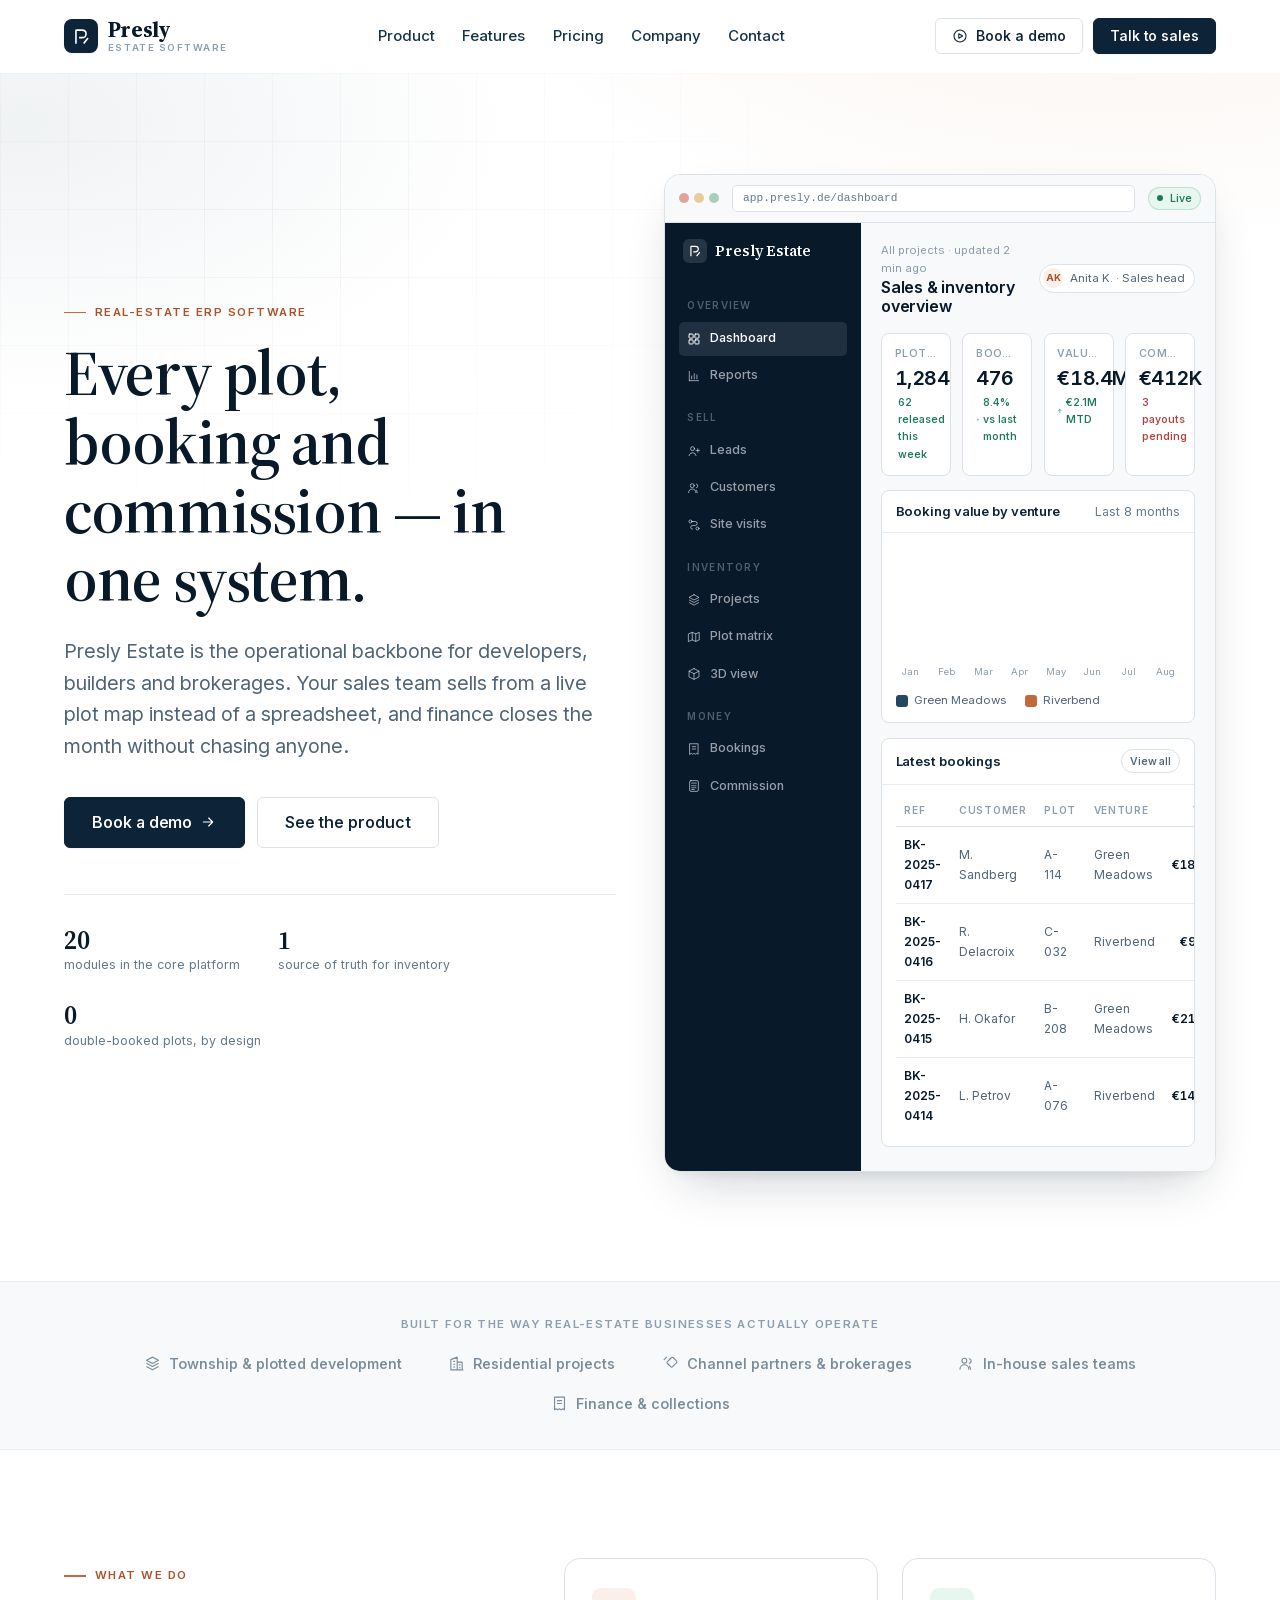
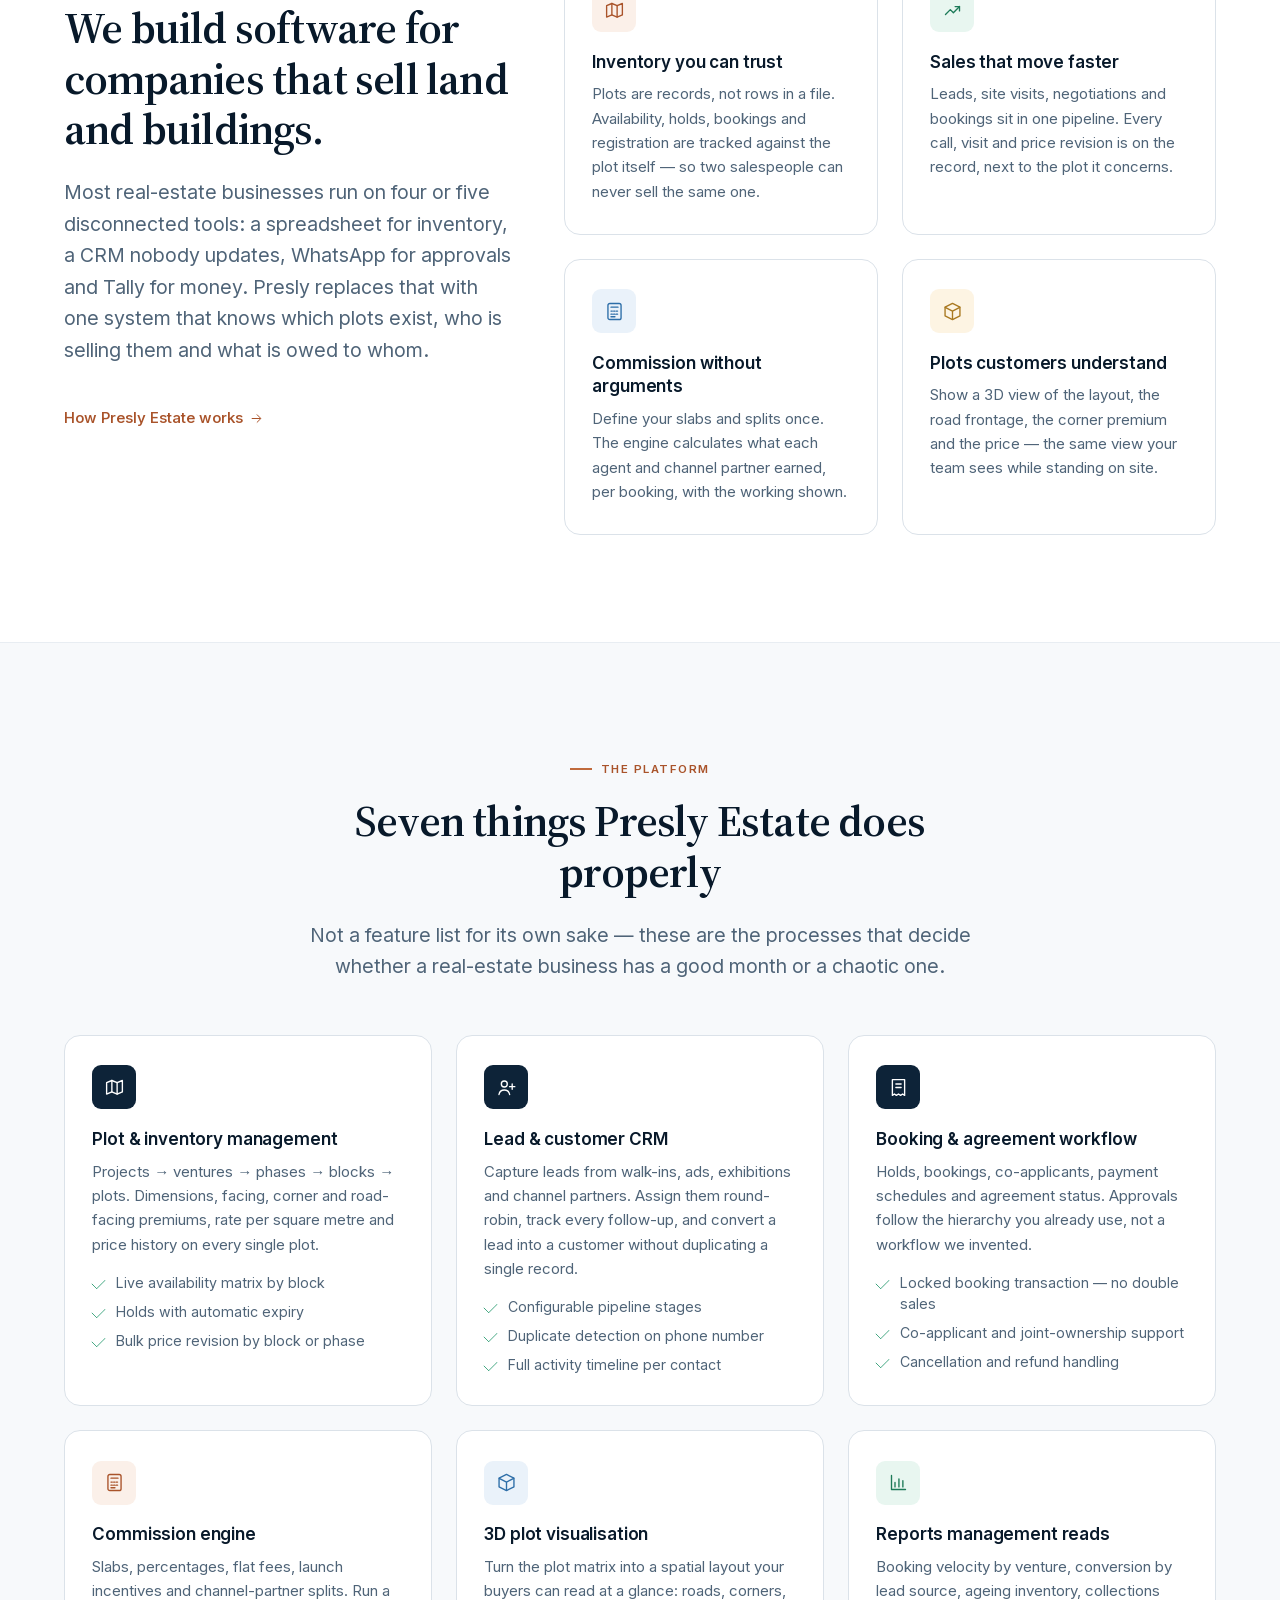
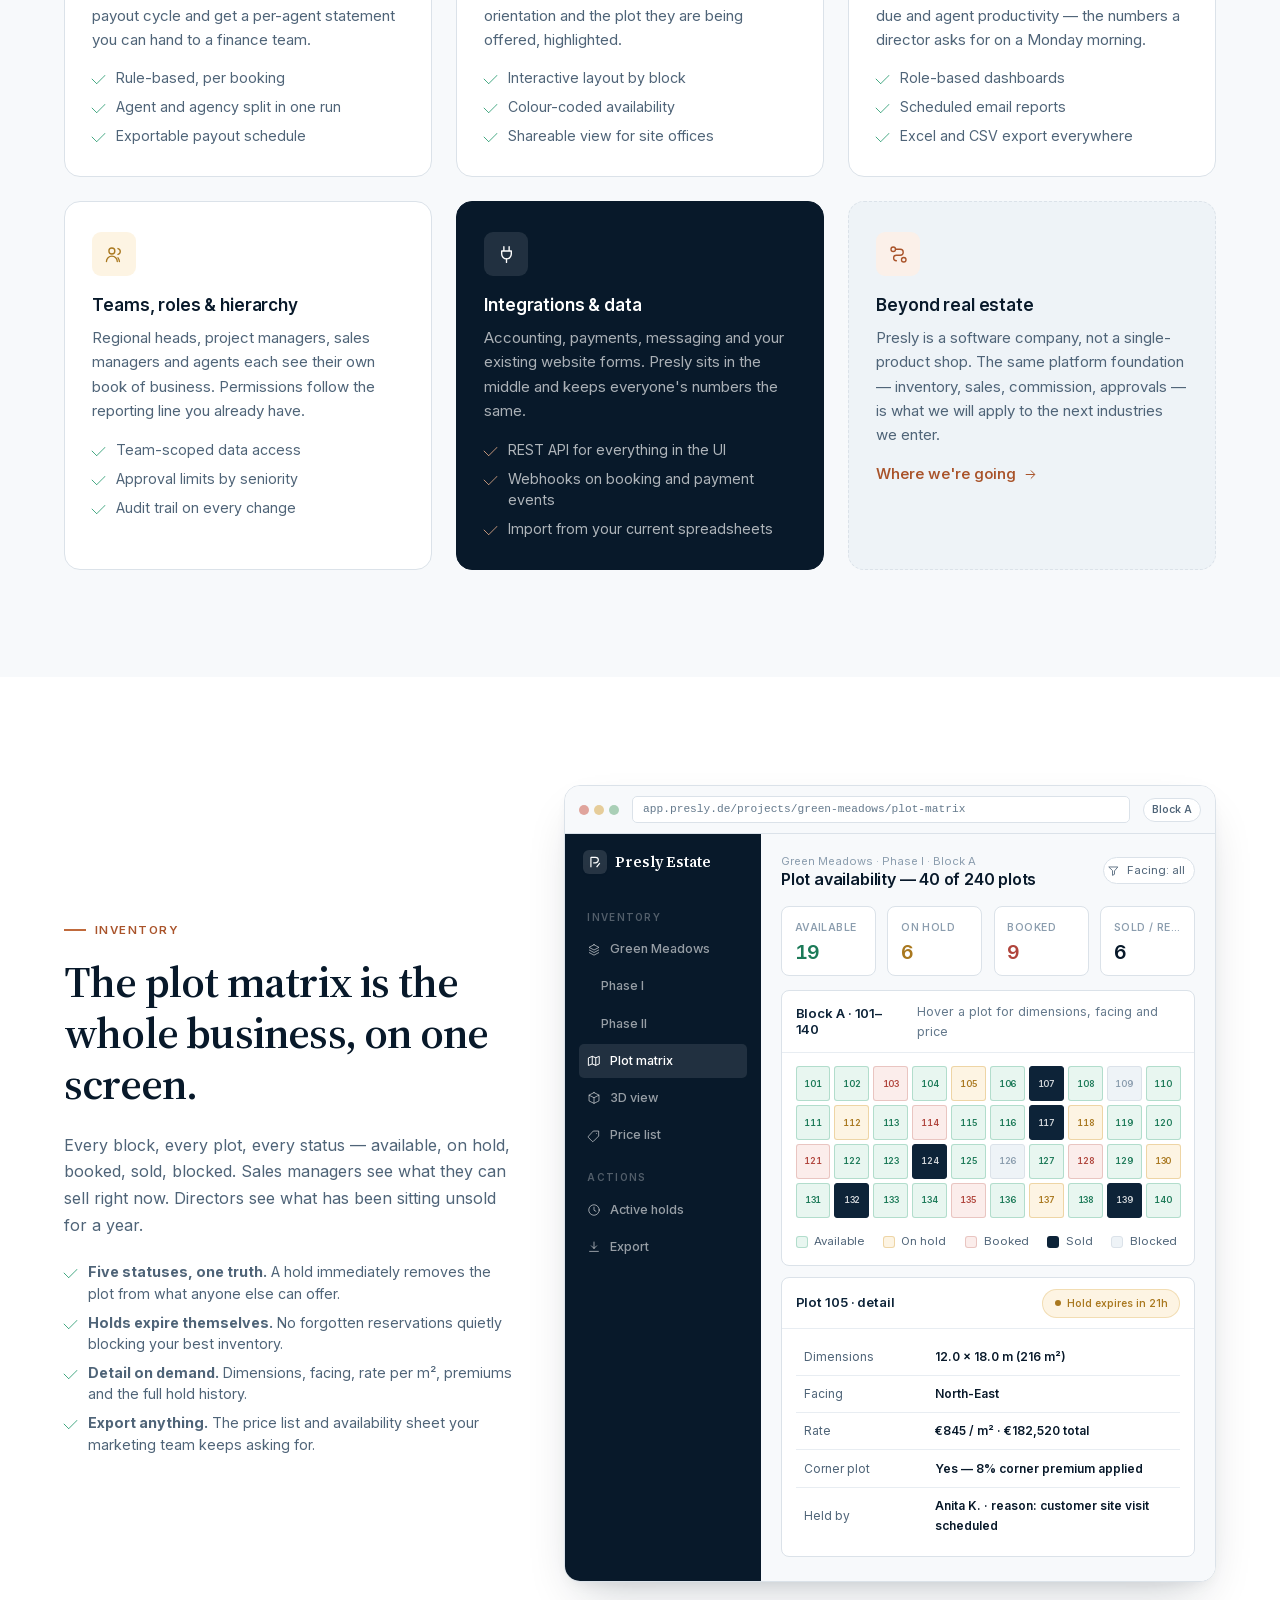
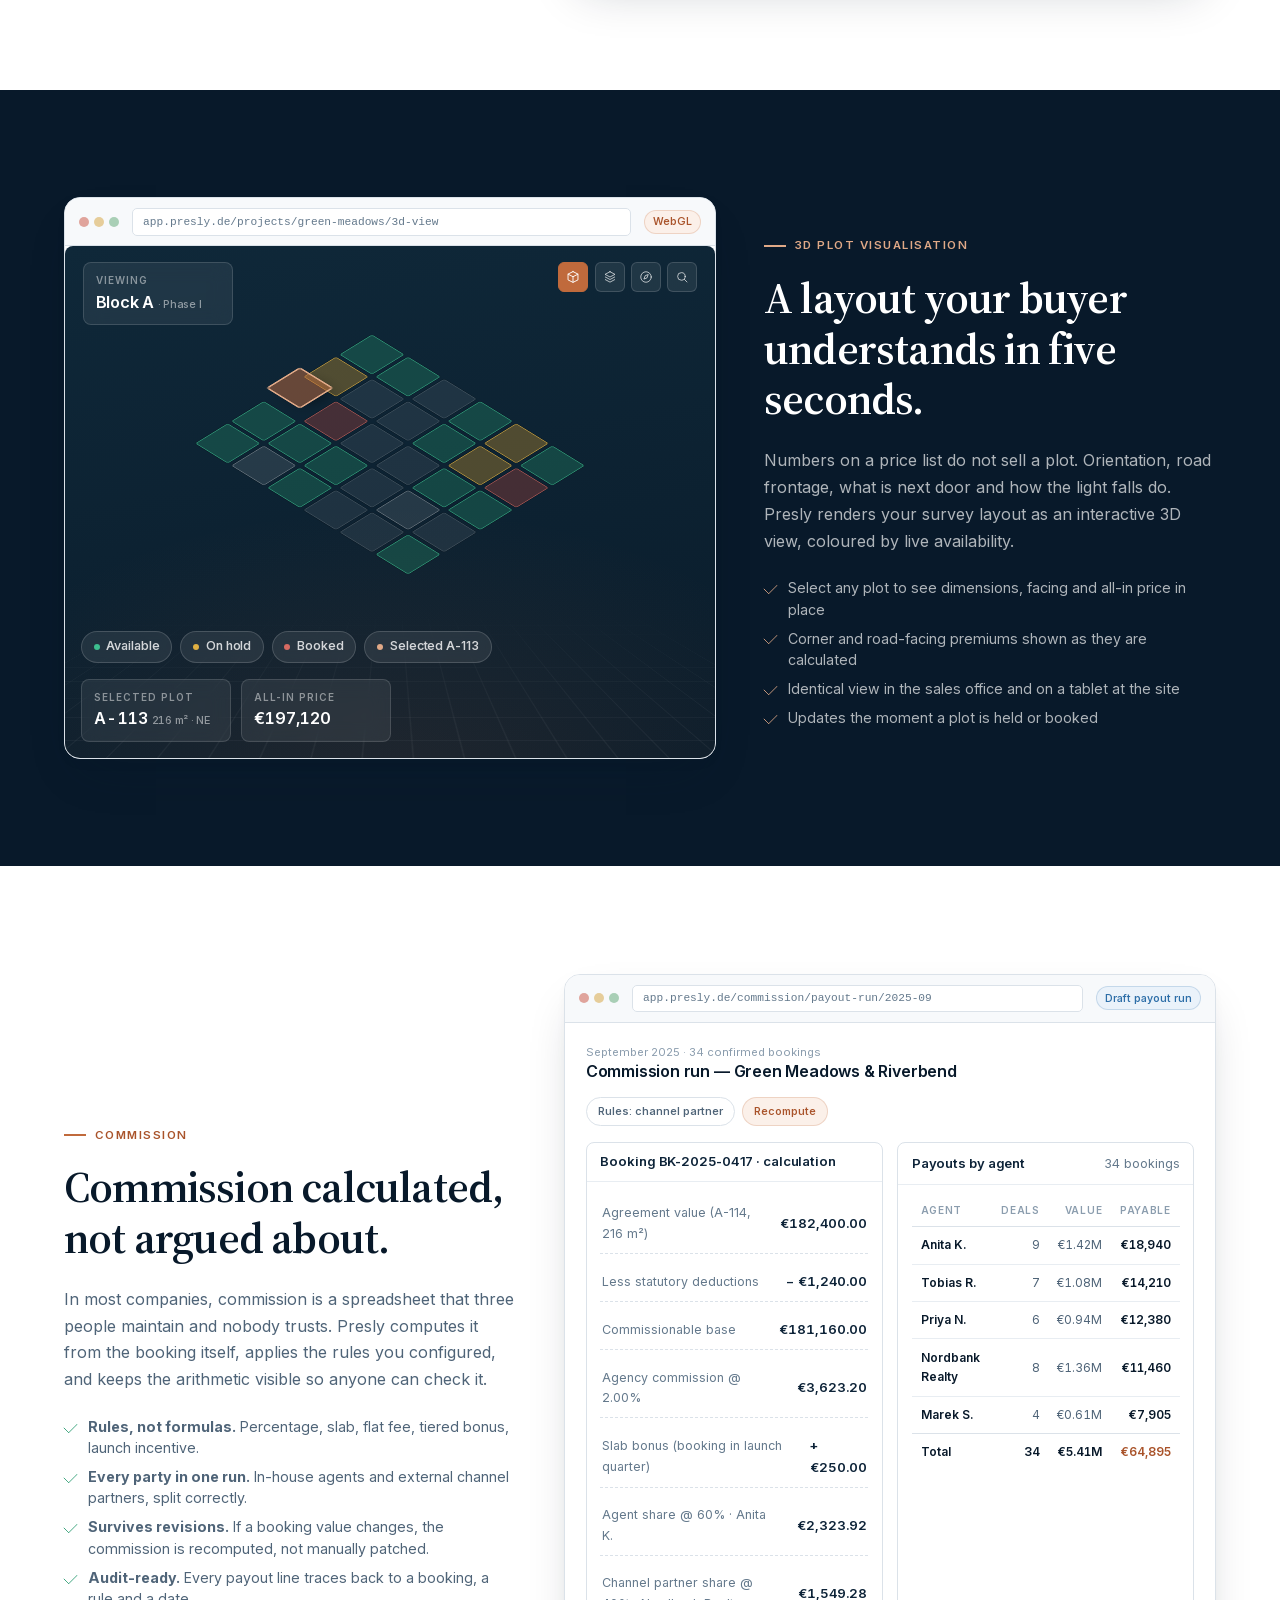
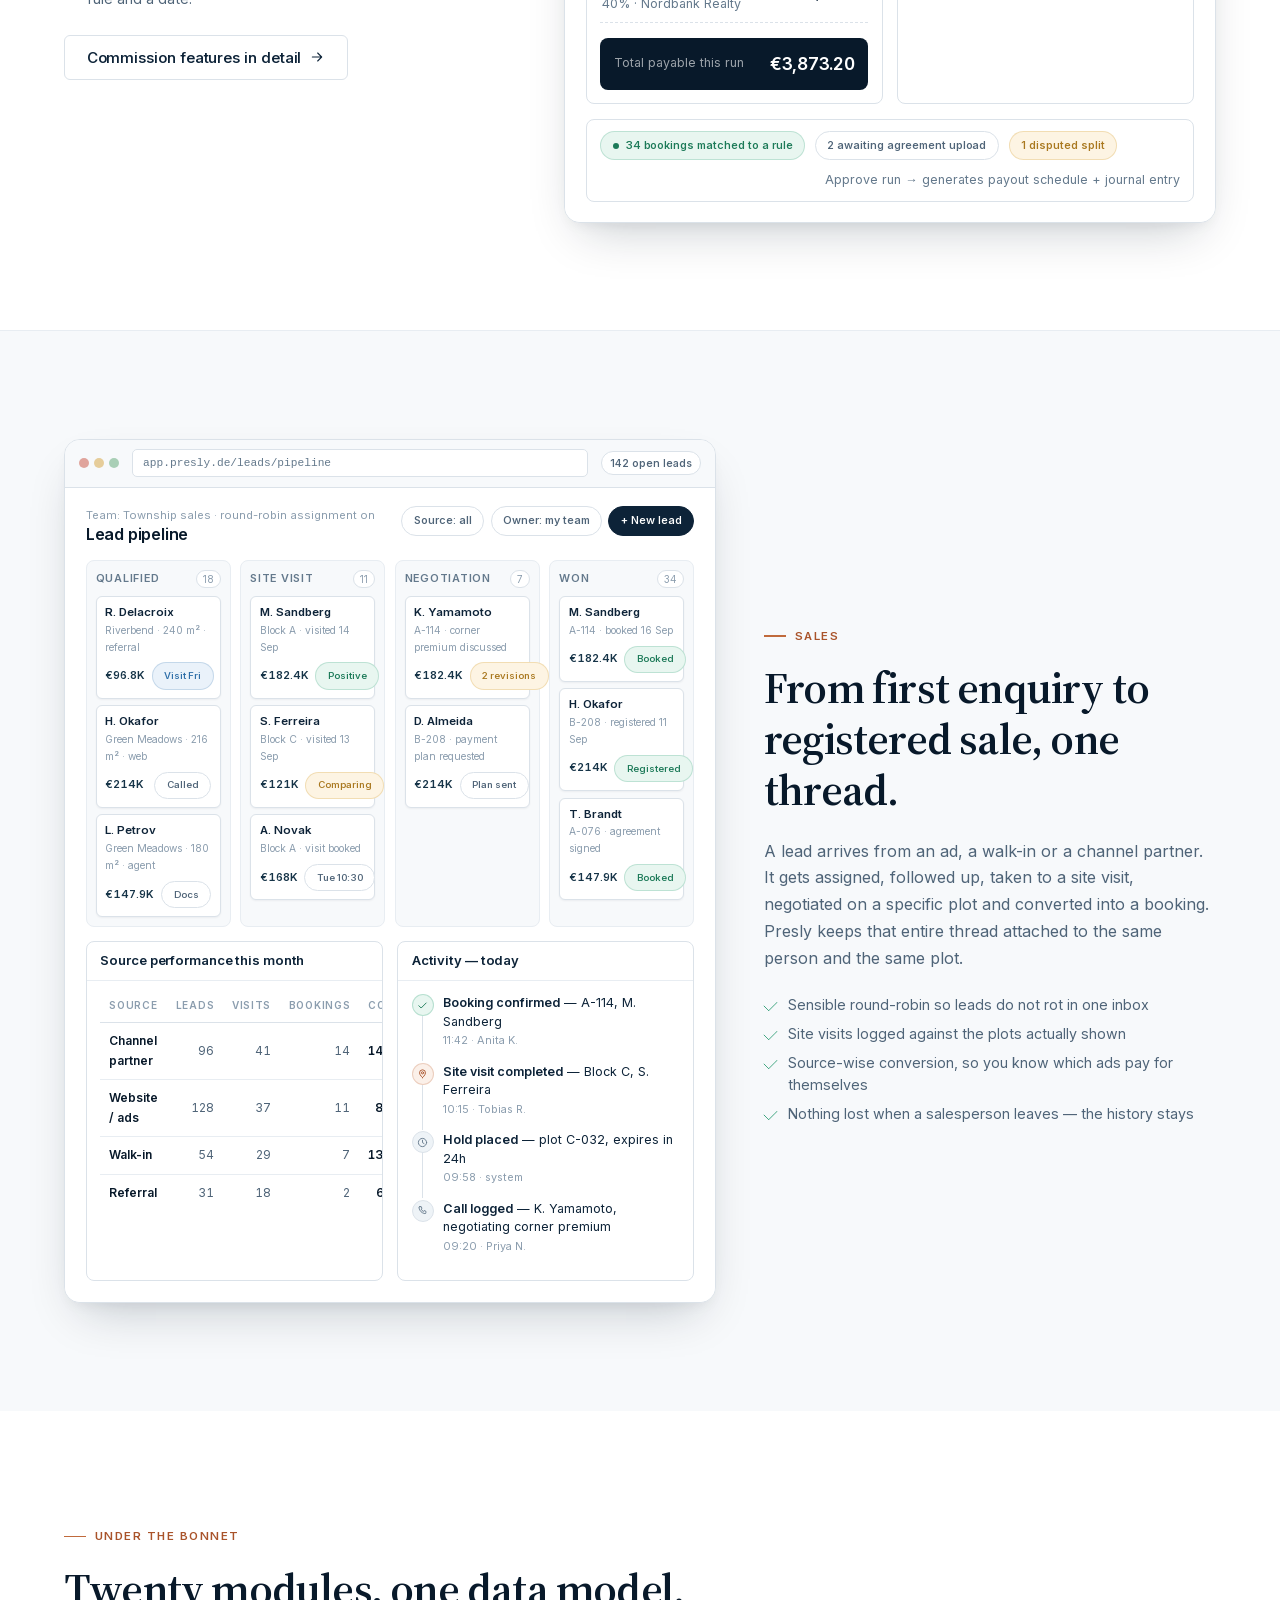
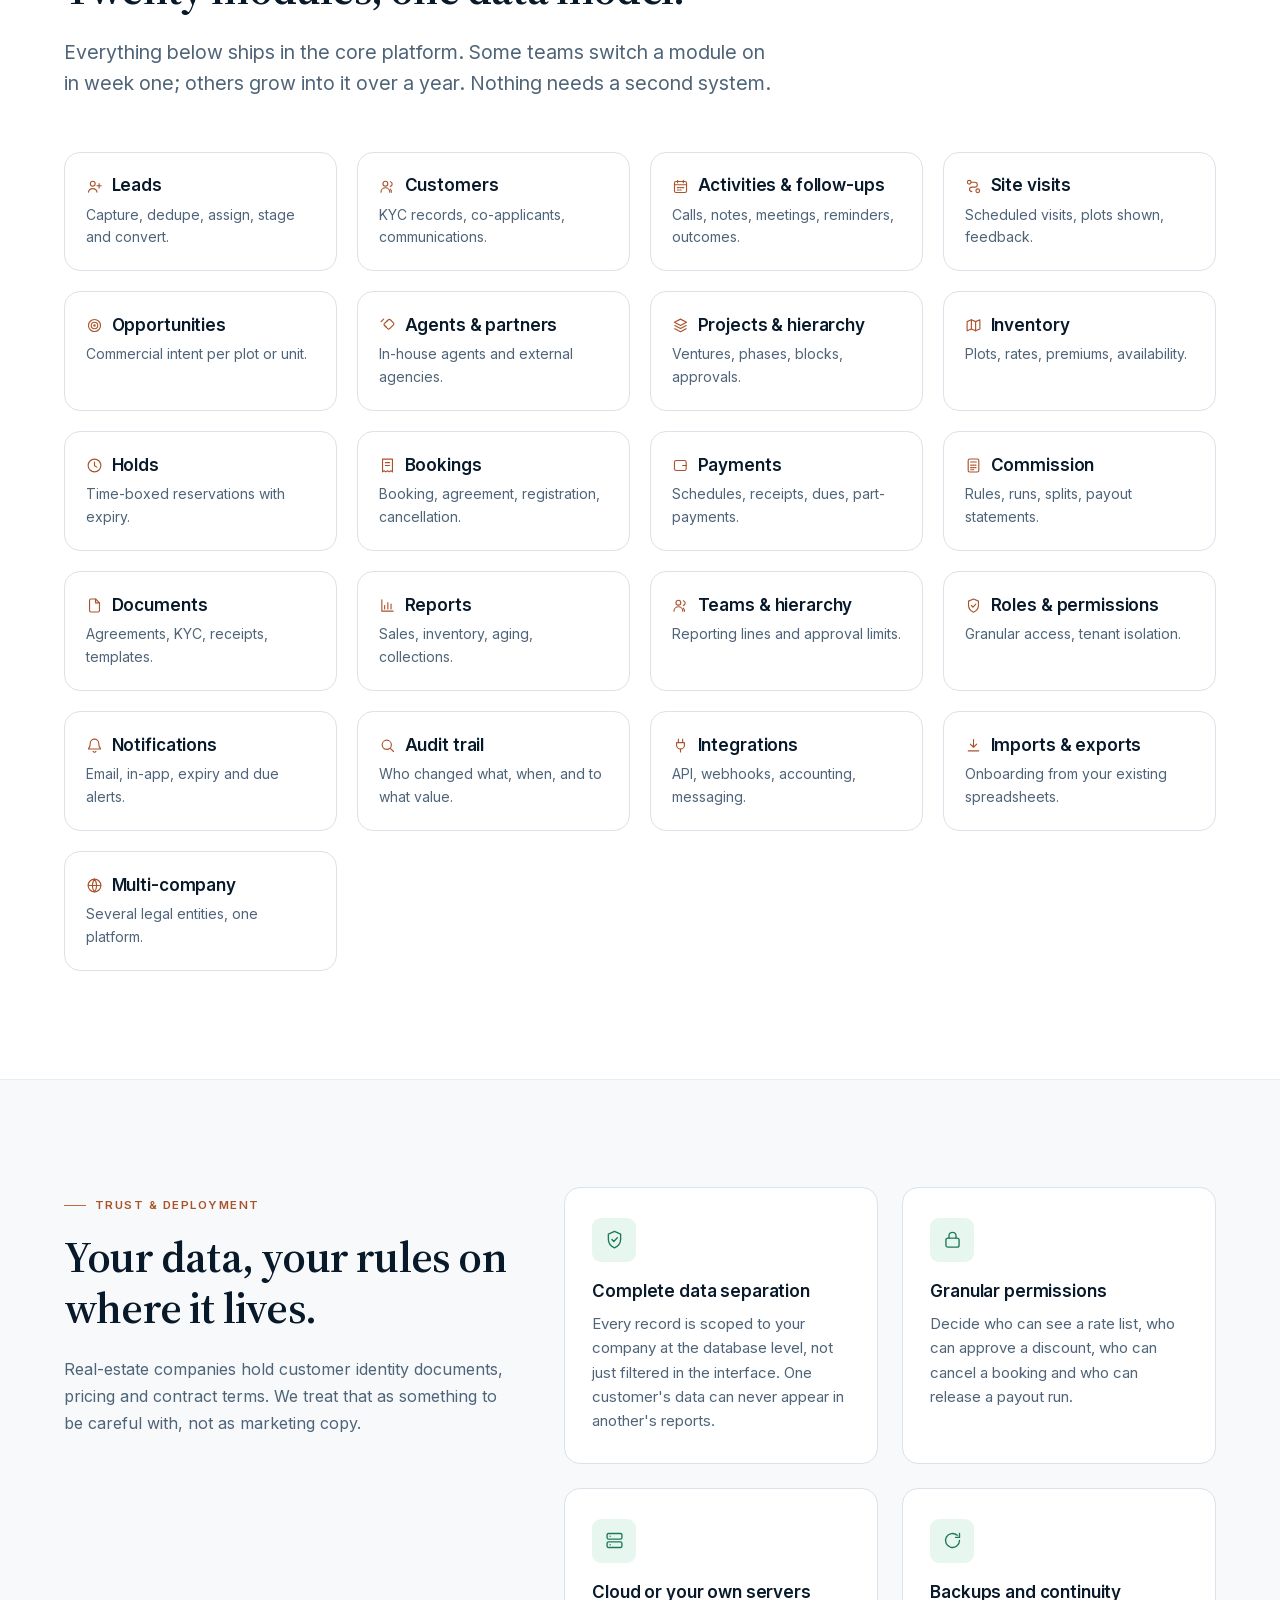
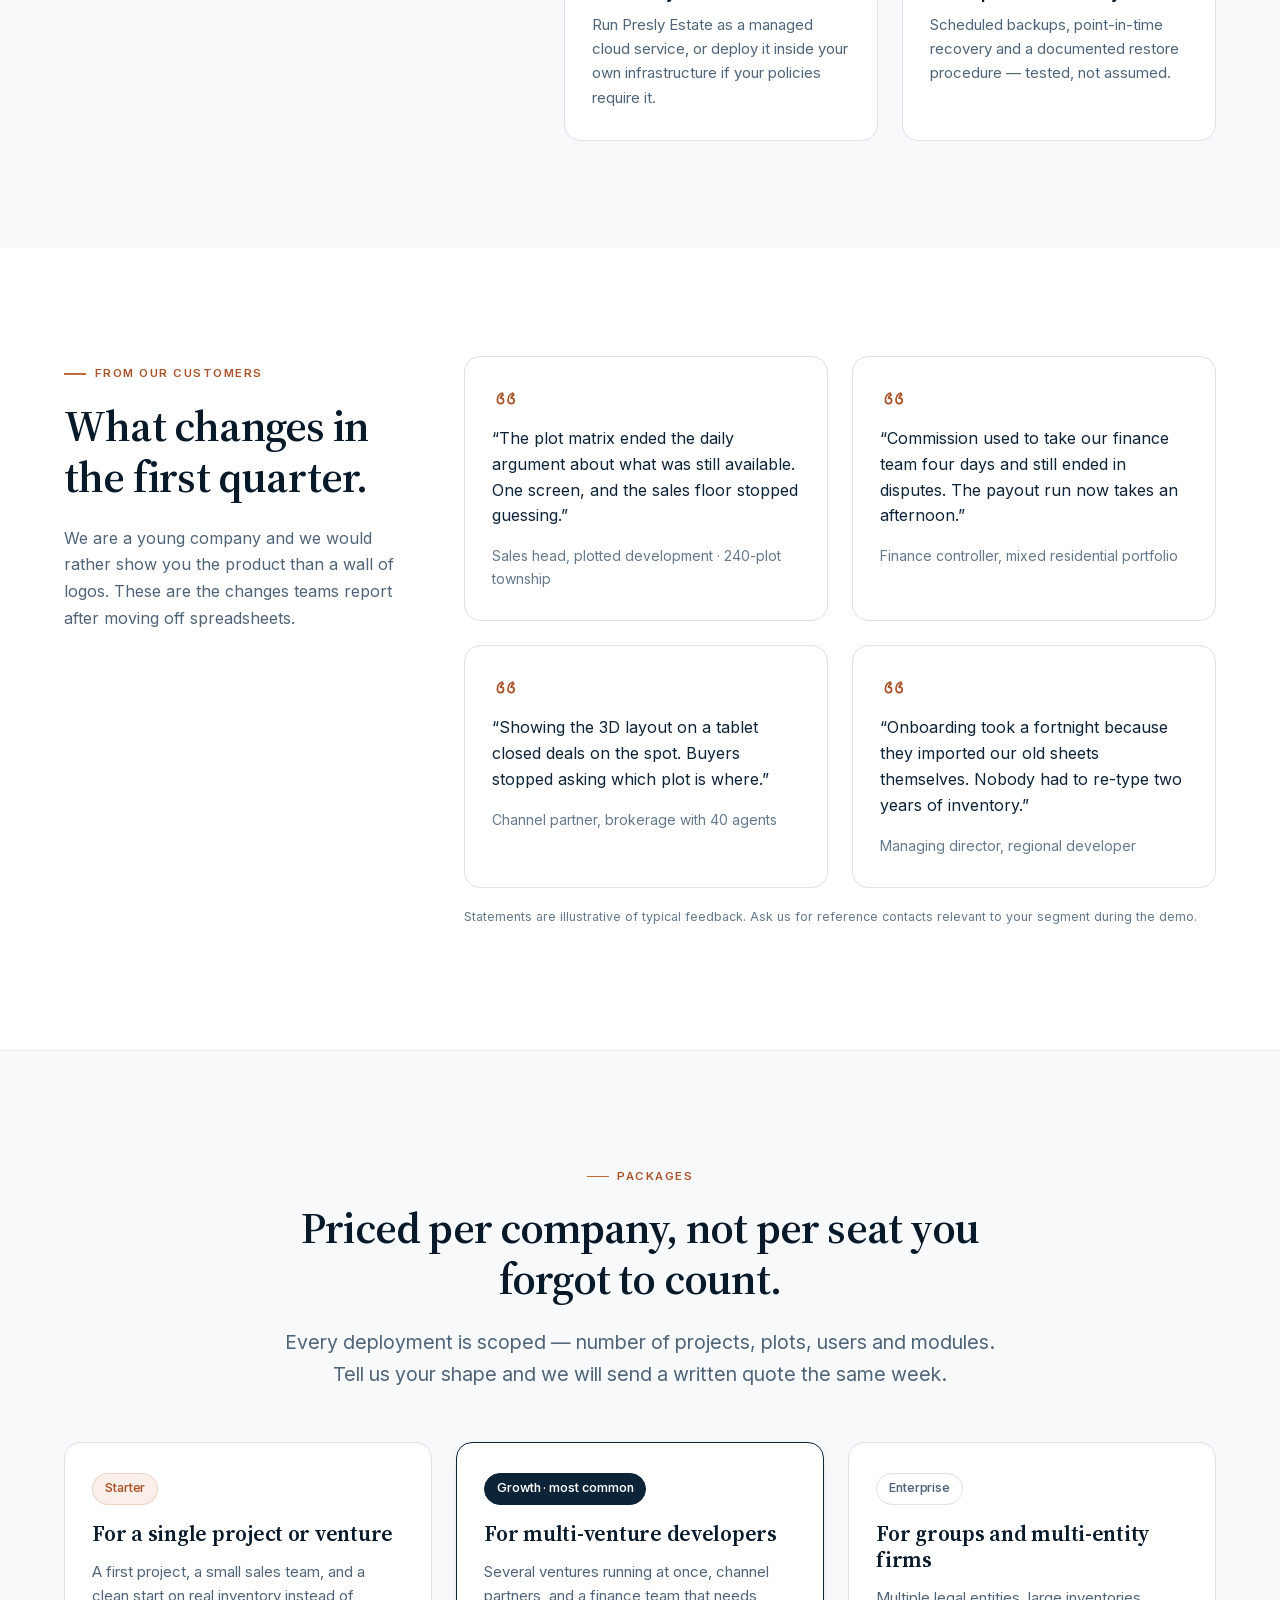
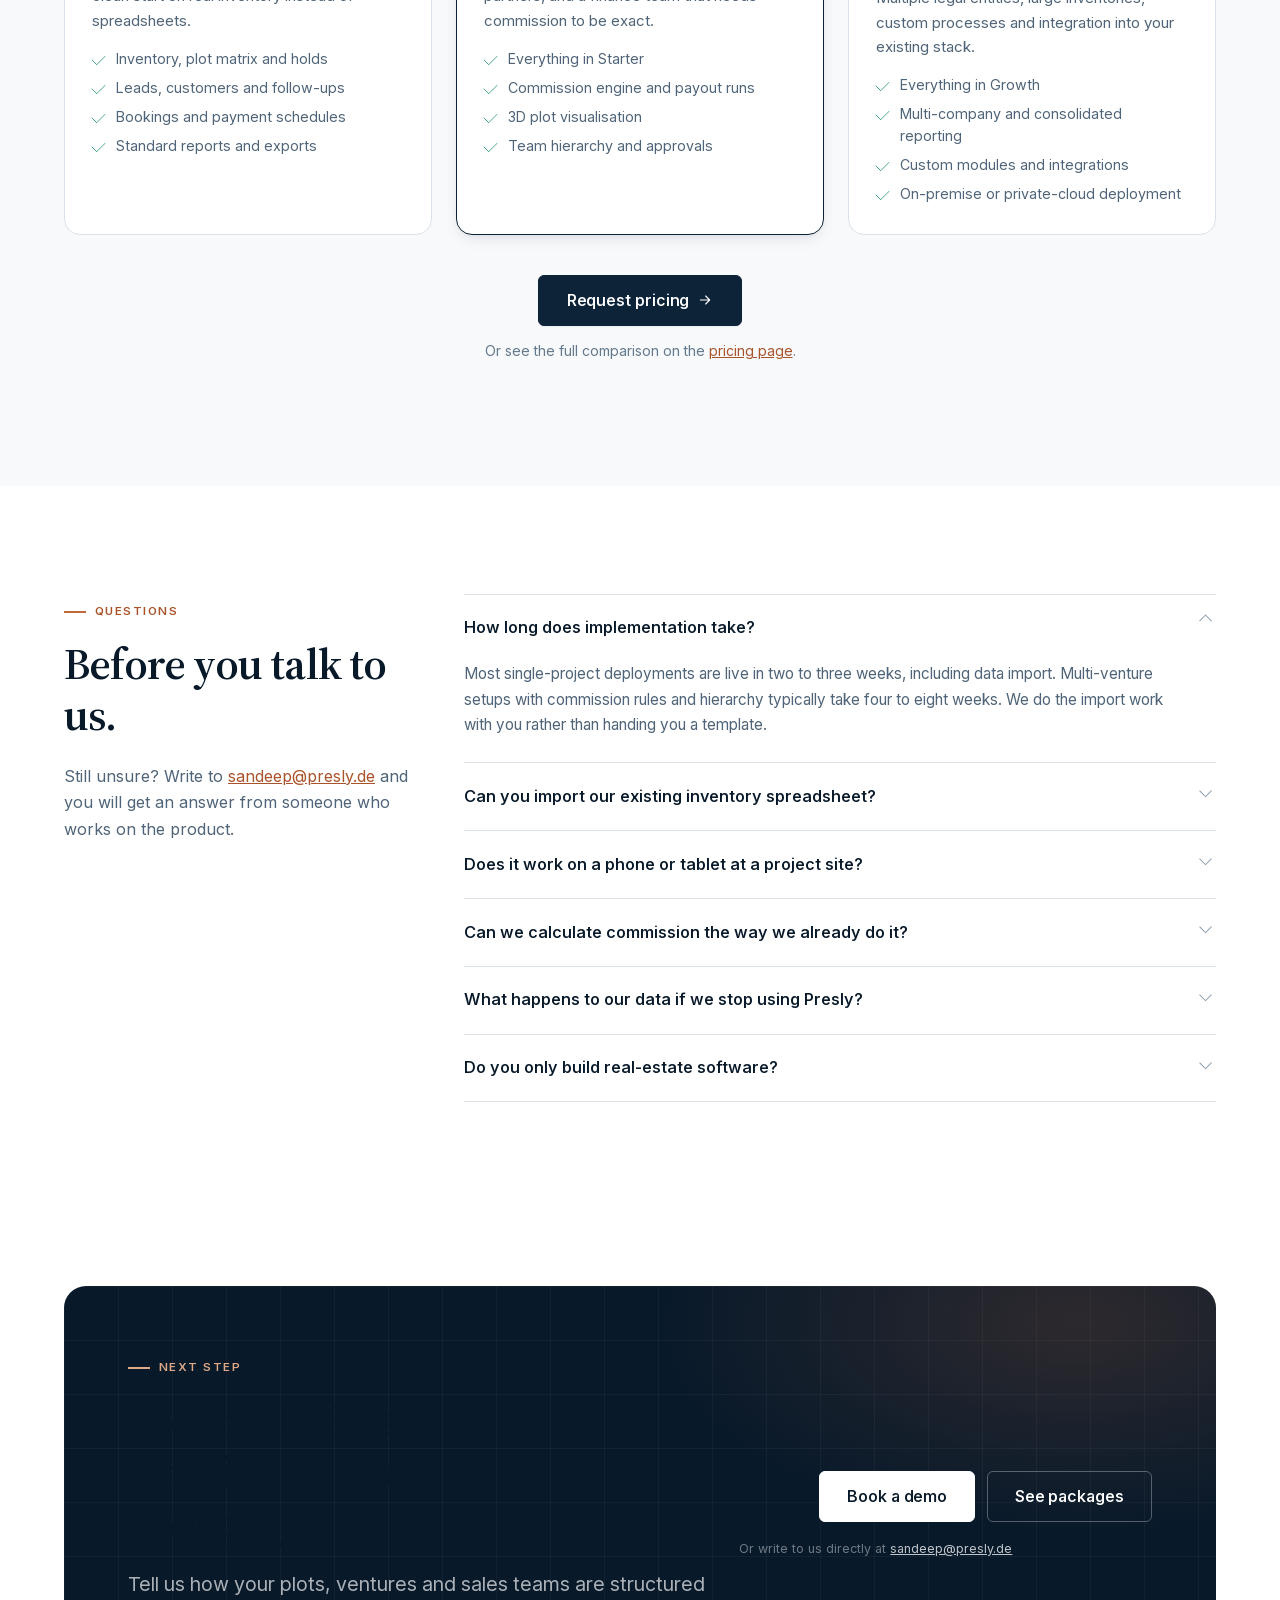
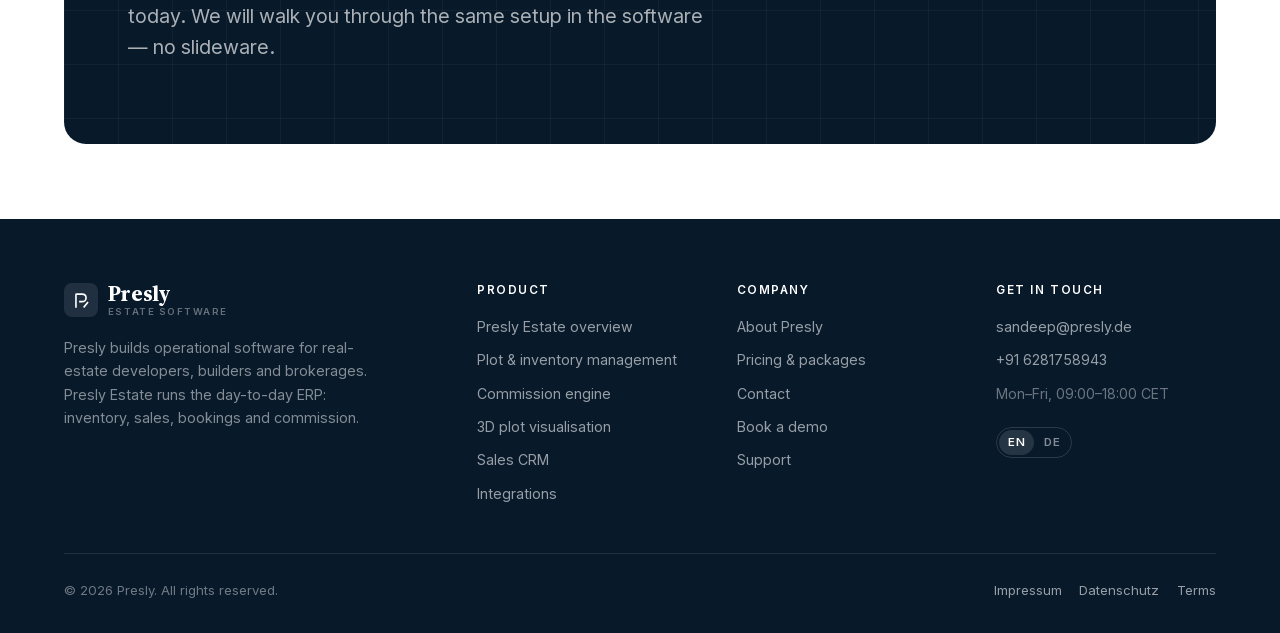
<file: index.html>
<!DOCTYPE html>
<html lang="en">
<head>
<meta charset="utf-8">
<meta name="viewport" content="width=device-width, initial-scale=1">
<title>Presly — Real-Estate ERP for Plots, Bookings &amp; Commission</title>
<meta name="description" content="ERP software for real-estate developers, builders and brokerages. Live plot inventory, sales CRM, bookings and an automated commission engine in one system.">
<link rel="canonical" href="https://www.presly.de/">
<meta name="theme-color" content="#0d2338">
<meta property="og:type" content="website">
<meta property="og:site_name" content="Presly">
<meta property="og:title" content="Presly — Real-Estate ERP for Plots, Bookings &amp; Commission">
<meta property="og:description" content="Live plot inventory, sales CRM, booking workflows and an automated commission engine for real-estate companies.">
<meta property="og:url" content="https://www.presly.de/">
<meta property="og:image" content="https://www.presly.de/assets/img/og-cover.png">
<meta name="twitter:card" content="summary_large_image">
<link rel="icon" href="assets/img/favicon.svg" type="image/svg+xml">
<link rel="apple-touch-icon" href="assets/img/favicon.svg">
<link rel="stylesheet" href="assets/fonts/fonts.css">
<link rel="stylesheet" href="assets/vendor/bootstrap/bootstrap.min.css">
<link rel="stylesheet" href="assets/css/presly.css">
</head>
<body data-page="index">
<svg xmlns="http://www.w3.org/2000/svg" style="display:none" aria-hidden="true" focusable="false">
  <defs>
    <!-- Presly mark: a surveyed plot corner, drawn as a monogram P in negative space -->
    <symbol id="i-mark" viewBox="0 0 24 24">
      <path d="M5 20V4.6c0-.33.27-.6.6-.6h7.1c2.9 0 5.05 2.02 5.05 4.72 0 2.7-2.15 4.7-5.05 4.7H10" fill="none" stroke="currentColor" stroke-width="2.05" stroke-linecap="square" stroke-linejoin="miter"/>
      <path d="M15.4 20 19.6 14.6" fill="none" stroke="currentColor" stroke-width="2.05" stroke-linecap="square"/>
    </symbol>

    <symbol id="i-arrow-right" viewBox="0 0 24 24"><path d="M5 12h13M13 6l6 6-6 6"/></symbol>
    <symbol id="i-arrow-up-right" viewBox="0 0 24 24"><path d="M7 17 17 7M8 7h9v9"/></symbol>
    <symbol id="i-arrow-up" viewBox="0 0 24 24"><path d="M12 19V5M6 11l6-6 6 6"/></symbol>
    <symbol id="i-arrow-down" viewBox="0 0 24 24"><path d="M12 5v14M6 13l6 6 6-6"/></symbol>
    <symbol id="i-check" viewBox="0 0 24 24"><path d="m4 12.5 5 5L20 6.5"/></symbol>
    <symbol id="i-check-circle" viewBox="0 0 24 24"><circle cx="12" cy="12" r="9"/><path d="m8 12.4 2.7 2.7L16.2 9.6"/></symbol>
    <symbol id="i-x" viewBox="0 0 24 24"><path d="M18 6 6 18M6 6l12 12"/></symbol>
    <symbol id="i-minus" viewBox="0 0 24 24"><path d="M5 12h14"/></symbol>
    <symbol id="i-menu" viewBox="0 0 24 24"><path d="M3 6h18M3 12h18M3 18h18"/></symbol>
    <symbol id="i-chevron-down" viewBox="0 0 24 24"><path d="m6 9 6 6 6-6"/></symbol>
    <symbol id="i-chevron-right" viewBox="0 0 24 24"><path d="m9 6 6 6-6 6"/></symbol>

    <symbol id="i-building" viewBox="0 0 24 24"><path d="M4 21V6.5L13 3v18M13 10h6.5a.5.5 0 0 1 .5.5V21M4 21h17M8 9h1.5M8 13h1.5M8 17h1.5M16 14h1M16 18h1"/></symbol>
    <symbol id="i-map" viewBox="0 0 24 24"><path d="m3 6.5 6-2.5 6 2.5 6-2.5v13l-6 2.5-6-2.5-6 2.5z"/><path d="M9 4v13M15 6.5v13"/></symbol>
    <symbol id="i-pin" viewBox="0 0 24 24"><path d="M12 21s6.5-5.5 6.5-10.5a6.5 6.5 0 1 0-13 0C5.5 15.5 12 21 12 21Z"/><circle cx="12" cy="10.5" r="2.4"/></symbol>
    <symbol id="i-layers" viewBox="0 0 24 24"><path d="m12 3 8.5 4.5L12 12 3.5 7.5 12 3Z"/><path d="m4 12 8 4.3 8-4.3M4 16.5 12 20.8l8-4.3"/></symbol>
    <symbol id="i-cube" viewBox="0 0 24 24"><path d="M12 2.8 20.5 7v10L12 21.2 3.5 17V7L12 2.8Z"/><path d="M3.7 7.2 12 11.5l8.3-4.3M12 11.5V21"/></symbol>
    <symbol id="i-grid" viewBox="0 0 24 24"><rect x="3.5" y="3.5" width="7" height="7" rx="1.2"/><rect x="13.5" y="3.5" width="7" height="7" rx="1.2"/><rect x="3.5" y="13.5" width="7" height="7" rx="1.2"/><rect x="13.5" y="13.5" width="7" height="7" rx="1.2"/></symbol>
    <symbol id="i-chart" viewBox="0 0 24 24"><path d="M4 20V4M4 20h16"/><path d="M8 17v-5M12.5 17V8M17 17v-7"/></symbol>
    <symbol id="i-trend" viewBox="0 0 24 24"><path d="M4 16.5 9.5 11l3.5 3.5L20 7.5"/><path d="M15 7.5h5v5"/></symbol>
    <symbol id="i-pie" viewBox="0 0 24 24"><path d="M12 3v9h9"/><path d="M20.5 12A8.5 8.5 0 1 1 12 3.5"/></symbol>
    <symbol id="i-users" viewBox="0 0 24 24"><circle cx="9" cy="8" r="3.4"/><path d="M2.8 20a6.2 6.2 0 0 1 12.4 0"/><path d="M16 5.2a3.4 3.4 0 0 1 0 6.6M17.6 20a6.4 6.4 0 0 0-1.6-4.2"/></symbol>
    <symbol id="i-user-plus" viewBox="0 0 24 24"><circle cx="9.5" cy="8" r="3.4"/><path d="M3.4 20a6.2 6.2 0 0 1 12.2 0M18.5 8v6M15.5 11h6"/></symbol>
    <symbol id="i-handshake" viewBox="0 0 24 24"><path d="m11 6 2.2-2.1a2 2 0 0 1 2.8 0l4.4 4.3a2 2 0 0 1 0 2.8L15 16.4a2 2 0 0 1-2.8 0L8 12.2"/><path d="M11 6 7.6 9.4a1.6 1.6 0 0 0 0 2.3l3 3M3 6.5 6.6 3"/></symbol>
    <symbol id="i-calc" viewBox="0 0 24 24"><rect x="4.5" y="2.8" width="15" height="18.4" rx="2.2"/><path d="M8 7h8M8 11.5h1.5M11 11.5h1.5M14 11.5h1.5M8 15h1.5M11 15h1.5M14 15h1.5M8 18h4.5"/></symbol>
    <symbol id="i-receipt" viewBox="0 0 24 24"><path d="M5 3h14v18l-2.3-1.6L14.4 21l-2.4-1.6L9.6 21l-2.3-1.6L5 21z"/><path d="M9 8h6M9 12h6"/></symbol>
    <symbol id="i-wallet" viewBox="0 0 24 24"><path d="M3.5 7.5A2.5 2.5 0 0 1 6 5h11.5A2.5 2.5 0 0 1 20 7.5v9A2.5 2.5 0 0 1 17.5 19H6a2.5 2.5 0 0 1-2.5-2.5z"/><path d="M15 12h5"/></symbol>
    <symbol id="i-calendar" viewBox="0 0 24 24"><rect x="3.5" y="5" width="17" height="15.5" rx="2.2"/><path d="M3.5 9.5h17M8 3.2v3.6M16 3.2v3.6"/><path d="M7.5 13.5h2M11 13.5h2M14.5 13.5h2M7.5 17h2M11 17h2"/></symbol>
    <symbol id="i-clock" viewBox="0 0 24 24"><circle cx="12" cy="12" r="9"/><path d="M12 7v5.3l3.3 2"/></symbol>
    <symbol id="i-bell" viewBox="0 0 24 24"><path d="M6 9a6 6 0 1 1 12 0c0 5 1.6 6.5 2.4 7.2.3.3.1.8-.3.8H3.9c-.4 0-.6-.5-.3-.8C4.4 15.5 6 14 6 9Z"/><path d="M10 20.2a2.2 2.2 0 0 0 4 0"/></symbol>
    <symbol id="i-search" viewBox="0 0 24 24"><circle cx="11" cy="11" r="6.5"/><path d="m16 16 4.5 4.5"/></symbol>
    <symbol id="i-filter" viewBox="0 0 24 24"><path d="M4 5.5h16l-6.2 7.3V19l-3.6 2v-8.2z"/></symbol>
    <symbol id="i-download" viewBox="0 0 24 24"><path d="M12 3.5v11M7.5 10 12 14.5 16.5 10M4.5 19.5h15"/></symbol>
    <symbol id="i-upload" viewBox="0 0 24 24"><path d="M12 15V4M7.5 8.5 12 4l4.5 4.5M4.5 19.5h15"/></symbol>
    <symbol id="i-file" viewBox="0 0 24 24"><path d="M13.5 2.8H7a2 2 0 0 0-2 2v14.4a2 2 0 0 0 2 2h10a2 2 0 0 0 2-2V8.3z"/><path d="M13.5 2.8v5.5H19"/></symbol>
    <symbol id="i-folder" viewBox="0 0 24 24"><path d="M3.5 7.5A2 2 0 0 1 5.5 5.5h3.6l2 2.5h7.4a2 2 0 0 1 2 2v7.5a2 2 0 0 1-2 2h-13a2 2 0 0 1-2-2z"/></symbol>
    <symbol id="i-shield" viewBox="0 0 24 24"><path d="M12 21.5c4.5-2 7-5.3 7-9.8V5.8L12 2.8 5 5.8v5.9c0 4.5 2.5 7.8 7 9.8Z"/><path d="m9 12 2.2 2.2L15.2 10"/></symbol>
    <symbol id="i-lock" viewBox="0 0 24 24"><rect x="4.5" y="10.5" width="15" height="10.2" rx="2.2"/><path d="M8 10.5V7.8a4 4 0 0 1 8 0v2.7"/></symbol>
    <symbol id="i-cloud" viewBox="0 0 24 24"><path d="M7.2 19h10a4.3 4.3 0 0 0 .5-8.6 6 6 0 0 0-11.4-1.6A4.2 4.2 0 0 0 7.2 19Z"/></symbol>
    <symbol id="i-server" viewBox="0 0 24 24"><rect x="3.5" y="4" width="17" height="6.4" rx="1.8"/><rect x="3.5" y="13.6" width="17" height="6.4" rx="1.8"/><path d="M7 7.2h.01M7 16.8h.01"/></symbol>
    <symbol id="i-globe" viewBox="0 0 24 24"><circle cx="12" cy="12" r="9"/><path d="M3.2 12h17.6M12 3a15 15 0 0 1 0 18M12 3a15 15 0 0 0 0 18"/></symbol>
    <symbol id="i-phone" viewBox="0 0 24 24"><path d="M6.2 3.6h3.1l1.6 4-2 1.3a11.5 11.5 0 0 0 5.2 5.2l1.3-2 4 1.6v3.1a2 2 0 0 1-2.2 2A16.4 16.4 0 0 1 4.2 5.8a2 2 0 0 1 2-2.2Z"/></symbol>
    <symbol id="i-mail" viewBox="0 0 24 24"><rect x="3" y="5" width="18" height="14" rx="2.2"/><path d="m3.8 6.6 7.2 5.4a1.7 1.7 0 0 0 2 0l7.2-5.4"/></symbol>
    <symbol id="i-send" viewBox="0 0 24 24"><path d="M21 3 10.5 13.5M21 3l-6.8 18-3.7-7.5L3 9.8 21 3Z"/></symbol>
    <symbol id="i-message" viewBox="0 0 24 24"><path d="M20.5 12a8 8 0 0 1-8 8H4.5l1.7-3.3A8 8 0 1 1 20.5 12Z"/></symbol>
    <symbol id="i-help" viewBox="0 0 24 24"><circle cx="12" cy="12" r="9"/><path d="M9.6 9.4a2.5 2.5 0 0 1 4.9.6c0 1.7-2.4 2-2.4 3.6"/><path d="M12 17.2h.01"/></symbol>
    <symbol id="i-target" viewBox="0 0 24 24"><circle cx="12" cy="12" r="8.5"/><circle cx="12" cy="12" r="4.6"/><circle cx="12" cy="12" r="1"/></symbol>
    <symbol id="i-compass" viewBox="0 0 24 24"><circle cx="12" cy="12" r="9"/><path d="m15.6 8.4-2 5.2-5.2 2 2-5.2z"/></symbol>
    <symbol id="i-sliders" viewBox="0 0 24 24"><path d="M4 7h9M17 7h3M4 12h3M11 12h9M4 17h9M17 17h3"/><circle cx="15" cy="7" r="2"/><circle cx="9" cy="12" r="2"/><circle cx="15" cy="17" r="2"/></symbol>
    <symbol id="i-key" viewBox="0 0 24 24"><circle cx="8" cy="15.5" r="4.2"/><path d="m11 12.5 7.5-7.5M16 7.5 18.5 10M14 9.5l2 2"/></symbol>
    <symbol id="i-tag" viewBox="0 0 24 24"><path d="M11.4 3.5H20v8.6l-8.9 8.9a1.6 1.6 0 0 1-2.3 0l-6.3-6.3a1.6 1.6 0 0 1 0-2.3z"/><path d="M16.2 7.8h.01"/></symbol>
    <symbol id="i-route" viewBox="0 0 24 24"><circle cx="6" cy="6" r="2.6"/><circle cx="18" cy="18" r="2.6"/><path d="M8.6 6H14a3.4 3.4 0 0 1 0 6.8H9.6a3.2 3.2 0 0 0 0 6.4"/></symbol>
    <symbol id="i-refresh" viewBox="0 0 24 24"><path d="M20 12a8 8 0 1 1-2.6-5.9"/><path d="M20 4v4.5h-4.5"/></symbol>
    <symbol id="i-plug" viewBox="0 0 24 24"><path d="M9 3v5M15 3v5M6.5 8h11v3.5a5.5 5.5 0 0 1-11 0z"/><path d="M12 17v4"/></symbol>
    <symbol id="i-code" viewBox="0 0 24 24"><path d="m8.5 8-4 4 4 4M15.5 8l4 4-4 4"/></symbol>
    <symbol id="i-book" viewBox="0 0 24 24"><path d="M4 4.5A1.5 1.5 0 0 1 5.5 3H11v16.5H5.5A1.5 1.5 0 0 0 4 21z"/><path d="M20 4.5A1.5 1.5 0 0 0 18.5 3H13v16.5h5.5A1.5 1.5 0 0 1 20 21z"/></symbol>
    <symbol id="i-play" viewBox="0 0 24 24"><circle cx="12" cy="12" r="9"/><path d="M10.2 8.6 16 12l-5.8 3.4z"/></symbol>
    <symbol id="i-plus" viewBox="0 0 24 24"><path d="M12 5v14M5 12h14"/></symbol>
    <symbol id="i-star" viewBox="0 0 24 24"><path d="m12 3.5 2.7 5.6 6.1.9-4.4 4.3 1 6.1-5.4-2.9-5.4 2.9 1-6.1L3.2 10l6.1-.9z"/></symbol>
    <symbol id="i-quote" viewBox="0 0 24 24"><path d="M9.4 6.5C6.6 7.7 5 10 5 12.6c0 2.1 1.2 3.6 3 3.6 1.6 0 2.7-1.1 2.7-2.6 0-1.4-1-2.4-2.4-2.4h-.5c.2-1.2 1.1-2.3 2.4-3zM19.2 6.5c-2.8 1.2-4.4 3.5-4.4 6.1 0 2.1 1.2 3.6 3 3.6 1.6 0 2.7-1.1 2.7-2.6 0-1.4-1-2.4-2.4-2.4h-.5c.2-1.2 1.1-2.3 2.4-3z"/></symbol>
    <symbol id="i-linkedin" viewBox="0 0 24 24"><rect x="3.5" y="3.5" width="17" height="17" rx="2.4"/><path d="M8 10.5V16M8 7.6v.01M11.6 16v-3.2a2 2 0 0 1 4 0V16"/></symbol>
    <symbol id="i-mail-open" viewBox="0 0 24 24"><path d="M3 6.5A2 2 0 0 1 5 5h14a2 2 0 0 1 2 2v9a2 2 0 0 1-2 2H5a2 2 0 0 1-2-2z"/><path d="M3.5 6.8 11 12.2a1.7 1.7 0 0 0 2 0l7.5-5.4"/><path d="M8 18v2h8v-2"/></symbol>
    <symbol id="i-eye" viewBox="0 0 24 24"><path d="M2.5 12S6 6.5 12 6.5 21.5 12 21.5 12 18 17.5 12 17.5 2.5 12 2.5 12Z"/><circle cx="12" cy="12" r="2.9"/></symbol>
    <symbol id="i-logo-lock" viewBox="0 0 24 24"><path d="M4 21V4.5h7.5a4.4 4.4 0 0 1 0 8.8H8"/><path d="M14.5 21 19 15"/></symbol>
  </defs>
</svg>
<!-- ===================== HEADER ===================== -->
<a class="skip-link" href="#main" style="position:absolute;left:-9999px;top:0;z-index:2000;background:#fff;padding:.6rem 1rem;border-radius:0 0 6px 0;font-weight:600" onfocus="this.style.left='0'" onblur="this.style.left='-9999px'">Skip to content</a>
<header class="site-header" id="siteHeader">
  <div class="shell header-inner">
    <a class="brand" href="index.html" aria-label="Presly — home">
      <span class="brand-mark"><svg viewBox="0 0 24 24" aria-hidden="true" style="color:#fff"><use href="#i-mark"></use></svg></span>
      <span class="brand-text">
        <span class="brand-name">Presly</span>
        <span class="brand-sub">Estate Software</span>
      </span>
    </a>

    <nav class="nav-main" aria-label="Primary">
      <a class="nav-link-p" data-nav="product" href="product.html">Product</a>
      <a class="nav-link-p" data-nav="features" href="features.html">Features</a>
      <a class="nav-link-p" data-nav="pricing" href="pricing.html">Pricing</a>
      <a class="nav-link-p" data-nav="about" href="about.html">Company</a>
      <a class="nav-link-p" data-nav="contact" href="contact.html">Contact</a>
    </nav>

    <div class="header-actions">
      <a class="btn btn-line btn-sm" href="contact.html#demo">
        <svg class="ico" aria-hidden="true"><use href="#i-play"></use></svg>
        Book a demo
      </a>
      <a class="btn btn-ink btn-sm" href="contact.html#quote">Talk to sales</a>
      <button class="nav-toggle" id="navToggle" type="button" aria-expanded="false" aria-controls="mobileNav" aria-label="Open menu">
        <svg class="ico" aria-hidden="true"><use href="#i-menu"></use></svg>
      </button>
    </div>
  </div>

  <div class="mobile-nav" id="mobileNav">
    <div class="shell">
      <a class="m-link" href="product.html">Product</a>
      <a class="m-link" href="features.html">Features</a>
      <a class="m-link" href="pricing.html">Pricing</a>
      <a class="m-link" href="about.html">Company</a>
      <a class="m-link" href="contact.html">Contact</a>
      <div class="m-cta">
        <a class="btn btn-line" href="contact.html#demo">Book a demo</a>
        <a class="btn btn-ink" href="contact.html#quote">Talk to sales</a>
      </div>
    </div>
  </div>
</header>

<main id="main">

  <!-- ================= HERO ================= -->
  <section class="hero">
    <div class="shell">
      <div class="row align-items-center g-5">
        <div class="col-lg-6">
          <span class="eyebrow">Real-estate ERP software</span>
          <h1 class="t-hero">
            Every plot, booking and commission — in one system.
          </h1>
          <p class="t-lead">
            Presly Estate is the operational backbone for developers, builders and
            brokerages. Your sales team sells from a live plot map instead of a
            spreadsheet, and finance closes the month without chasing anyone.
          </p>
          <div class="hero-cta">
            <a class="btn btn-ink btn-lg" href="contact.html#demo">
              Book a demo
              <svg class="ico" aria-hidden="true"><use href="#i-arrow-right"></use></svg>
            </a>
            <a class="btn btn-line btn-lg" href="product.html">See the product</a>
          </div>

          <div class="hero-meta">
            <div class="hero-meta-item">
              <span class="hero-meta-num">20</span>
              <span class="hero-meta-lbl">modules in the core platform</span>
            </div>
            <div class="hero-meta-item">
              <span class="hero-meta-num">1</span>
              <span class="hero-meta-lbl">source of truth for inventory</span>
            </div>
            <div class="hero-meta-item">
              <span class="hero-meta-num">0</span>
              <span class="hero-meta-lbl">double-booked plots, by design</span>
            </div>
          </div>
        </div>

        <div class="col-lg-6">
          <!-- Product visual: live markup now, real screenshot later -->
          <!-- ============ SHOT: Operations dashboard ============
     This is live HTML, not an image. To swap in a real screenshot later,
     replace the <div class="shot-body">…</div> contents with:
       <div class="shot-body shot-slot"><img src="assets/img/screenshots/dashboard.png" alt="Presly Estate dashboard"></div>
     The frame, ratio and styling stay identical. -->
<div class="shot">
  <div class="shot-bar">
    <span class="shot-dots"><i></i><i></i><i></i></span>
    <span class="shot-url">app.presly.de/dashboard</span>
    <span class="pill pill-green" style="font-size:.66rem;padding:.14rem .5rem"><span class="dot"></span>Live</span>
  </div>
  <div class="shot-body">
    <div class="app">
      <aside class="app-side">
        <div class="app-brand">
          <span class="brand-mark"><svg viewBox="0 0 24 24" aria-hidden="true" style="color:#fff"><use href="#i-mark"></use></svg></span>
          <span>Presly Estate</span>
        </div>
        <span class="app-nav-group">Overview</span>
        <span class="app-nav is-active"><svg class="ico"><use href="#i-grid"></use></svg>Dashboard</span>
        <span class="app-nav"><svg class="ico"><use href="#i-chart"></use></svg>Reports</span>
        <span class="app-nav-group">Sell</span>
        <span class="app-nav"><svg class="ico"><use href="#i-user-plus"></use></svg>Leads</span>
        <span class="app-nav"><svg class="ico"><use href="#i-users"></use></svg>Customers</span>
        <span class="app-nav"><svg class="ico"><use href="#i-route"></use></svg>Site visits</span>
        <span class="app-nav-group">Inventory</span>
        <span class="app-nav"><svg class="ico"><use href="#i-layers"></use></svg>Projects</span>
        <span class="app-nav"><svg class="ico"><use href="#i-map"></use></svg>Plot matrix</span>
        <span class="app-nav"><svg class="ico"><use href="#i-cube"></use></svg>3D view</span>
        <span class="app-nav-group">Money</span>
        <span class="app-nav"><svg class="ico"><use href="#i-receipt"></use></svg>Bookings</span>
        <span class="app-nav"><svg class="ico"><use href="#i-calc"></use></svg>Commission</span>
      </aside>

      <main class="app-main">
        <div class="app-top">
          <div>
            <p class="app-crumb">All projects · updated 2 min ago</p>
            <h3 class="app-title">Sales &amp; inventory overview</h3>
          </div>
          <div class="app-user">
            <span class="app-avatar">AK</span>
            <span>Anita K. · Sales head</span>
          </div>
        </div>

        <div class="kpis">
          <div class="kpi">
            <div class="kpi-lbl">Plots available</div>
            <div class="kpi-val">1,284</div>
            <div class="kpi-delta up"><svg class="ico"><use href="#i-arrow-up"></use></svg>62 released this week</div>
          </div>
          <div class="kpi">
            <div class="kpi-lbl">Booked / sold</div>
            <div class="kpi-val">476</div>
            <div class="kpi-delta up"><svg class="ico"><use href="#i-arrow-up"></use></svg>8.4% vs last month</div>
          </div>
          <div class="kpi">
            <div class="kpi-lbl">Value booked</div>
            <div class="kpi-val">€18.4M</div>
            <div class="kpi-delta up"><svg class="ico"><use href="#i-arrow-up"></use></svg>€2.1M MTD</div>
          </div>
          <div class="kpi">
            <div class="kpi-lbl">Commission payable</div>
            <div class="kpi-val">€412K</div>
            <div class="kpi-delta down"><svg class="ico"><use href="#i-arrow-down"></use></svg>3 payouts pending</div>
          </div>
        </div>

        <div class="panel">
          <div class="panel-head">
            <h4 class="panel-title">Booking value by venture</h4>
            <span class="t-tiny">Last 8 months</span>
          </div>
          <div class="panel-body tight">
            <div class="chart">
              <div class="chart-col"><div class="chart-bar" style="height:44%"></div><div class="chart-bar alt" style="height:18%"></div></div>
              <div class="chart-col"><div class="chart-bar" style="height:56%"></div><div class="chart-bar alt" style="height:22%"></div></div>
              <div class="chart-col"><div class="chart-bar" style="height:38%"></div><div class="chart-bar alt" style="height:31%"></div></div>
              <div class="chart-col"><div class="chart-bar" style="height:68%"></div><div class="chart-bar alt" style="height:26%"></div></div>
              <div class="chart-col"><div class="chart-bar" style="height:61%"></div><div class="chart-bar alt" style="height:40%"></div></div>
              <div class="chart-col"><div class="chart-bar" style="height:82%"></div><div class="chart-bar alt" style="height:34%"></div></div>
              <div class="chart-col"><div class="chart-bar" style="height:74%"></div><div class="chart-bar alt" style="height:47%"></div></div>
              <div class="chart-col"><div class="chart-bar" style="height:96%"></div><div class="chart-bar alt" style="height:52%"></div></div>
            </div>
            <div class="chart-x">
              <span>Jan</span><span>Feb</span><span>Mar</span><span>Apr</span><span>May</span><span>Jun</span><span>Jul</span><span>Aug</span>
            </div>
            <div class="legend" style="margin-top:.7rem">
              <span class="legend-item"><span class="legend-sw" style="background:var(--ink-600)"></span>Green Meadows</span>
              <span class="legend-item"><span class="legend-sw" style="background:var(--clay-500)"></span>Riverbend</span>
            </div>
          </div>
        </div>

        <div class="panel" style="margin-bottom:0">
          <div class="panel-head">
            <h4 class="panel-title">Latest bookings</h4>
            <span class="pill" style="font-size:.66rem;padding:.14rem .5rem">View all</span>
          </div>
          <div class="panel-body tight">
            <table class="dtable">
              <thead>
                <tr><th>Ref</th><th>Customer</th><th>Plot</th><th>Venture</th><th class="num">Value</th><th>Status</th></tr>
              </thead>
              <tbody>
                <tr>
                  <td class="strong">BK-2025-0417</td><td>M. Sandberg</td><td>A-114</td><td>Green Meadows</td>
                  <td class="num strong">€182,400</td><td><span class="pill pill-green" style="font-size:.64rem">Booked</span></td>
                </tr>
                <tr>
                  <td class="strong">BK-2025-0416</td><td>R. Delacroix</td><td>C-032</td><td>Riverbend</td>
                  <td class="num strong">€96,750</td><td><span class="pill pill-amber" style="font-size:.64rem">On hold</span></td>
                </tr>
                <tr>
                  <td class="strong">BK-2025-0415</td><td>H. Okafor</td><td>B-208</td><td>Green Meadows</td>
                  <td class="num strong">€214,000</td><td><span class="pill pill-green" style="font-size:.64rem">Registered</span></td>
                </tr>
                <tr>
                  <td class="strong">BK-2025-0414</td><td>L. Petrov</td><td>A-076</td><td>Riverbend</td>
                  <td class="num strong">€147,900</td><td><span class="pill pill-blue" style="font-size:.64rem">Agreement</span></td>
                </tr>
              </tbody>
            </table>
          </div>
        </div>
      </main>
    </div>
  </div>
</div>
        </div>
      </div>
    </div>
  </section>

  <!-- ================= TRUST ================= -->
  <section class="trust-strip">
    <div class="shell">
      <p class="trust-label">Built for the way real-estate businesses actually operate</p>
      <div class="trust-row">
        <span class="trust-item"><svg class="ico" aria-hidden="true"><use href="#i-layers"></use></svg>Township &amp; plotted development</span>
        <span class="trust-item"><svg class="ico" aria-hidden="true"><use href="#i-building"></use></svg>Residential projects</span>
        <span class="trust-item"><svg class="ico" aria-hidden="true"><use href="#i-handshake"></use></svg>Channel partners &amp; brokerages</span>
        <span class="trust-item"><svg class="ico" aria-hidden="true"><use href="#i-users"></use></svg>In-house sales teams</span>
        <span class="trust-item"><svg class="ico" aria-hidden="true"><use href="#i-receipt"></use></svg>Finance &amp; collections</span>
      </div>
    </div>
  </section>

  <!-- ================= WHAT WE DO ================= -->
  <section class="section">
    <div class="shell">
      <div class="row g-5 align-items-start">
        <div class="col-lg-5">
          <div class="aside-sticky">
            <span class="eyebrow">What we do</span>
            <h2 class="t-h2">We build software for companies that sell land and buildings.</h2>
            <p class="t-lead" style="margin-top:1.1rem">
              Most real-estate businesses run on four or five disconnected tools: a
              spreadsheet for inventory, a CRM nobody updates, WhatsApp for approvals
              and Tally for money. Presly replaces that with one system that knows
              which plots exist, who is selling them and what is owed to whom.
            </p>
            <a class="link-arrow" href="product.html" style="margin-top:1.5rem">
              How Presly Estate works
              <svg class="ico" aria-hidden="true"><use href="#i-arrow-right"></use></svg>
            </a>
          </div>
        </div>

        <div class="col-lg-7">
          <div class="grid-2">
            <div class="card-p">
              <span class="card-ico is-clay"><svg class="ico" aria-hidden="true"><use href="#i-map"></use></svg></span>
              <h3 class="t-h4">Inventory you can trust</h3>
              <p>
                Plots are records, not rows in a file. Availability, holds, bookings and
                registration are tracked against the plot itself — so two salespeople
                can never sell the same one.
              </p>
            </div>
            <div class="card-p">
              <span class="card-ico is-green"><svg class="ico" aria-hidden="true"><use href="#i-trend"></use></svg></span>
              <h3 class="t-h4">Sales that move faster</h3>
              <p>
                Leads, site visits, negotiations and bookings sit in one pipeline. Every
                call, visit and price revision is on the record, next to the plot it
                concerns.
              </p>
            </div>
            <div class="card-p">
              <span class="card-ico is-blue"><svg class="ico" aria-hidden="true"><use href="#i-calc"></use></svg></span>
              <h3 class="t-h4">Commission without arguments</h3>
              <p>
                Define your slabs and splits once. The engine calculates what each agent
                and channel partner earned, per booking, with the working shown.
              </p>
            </div>
            <div class="card-p">
              <span class="card-ico is-amber"><svg class="ico" aria-hidden="true"><use href="#i-cube"></use></svg></span>
              <h3 class="t-h4">Plots customers understand</h3>
              <p>
                Show a 3D view of the layout, the road frontage, the corner premium and
                the price — the same view your team sees while standing on site.
              </p>
            </div>
          </div>
        </div>
      </div>
    </div>
  </section>

  <!-- ================= CAPABILITIES ================= -->
  <section class="section bg-paper2 section-rule">
    <div class="shell">
      <div class="section-head center">
        <span class="eyebrow">The platform</span>
        <h2 class="t-h2">Seven things Presly Estate does properly</h2>
        <p class="t-lead">
          Not a feature list for its own sake — these are the processes that decide
          whether a real-estate business has a good month or a chaotic one.
        </p>
      </div>

      <div class="grid-3">
        <div class="card-p reveal">
          <span class="card-ico"><svg class="ico" aria-hidden="true"><use href="#i-map"></use></svg></span>
          <h3 class="t-h4">Plot &amp; inventory management</h3>
          <p>
            Projects → ventures → phases → blocks → plots. Dimensions, facing, corner
            and road-facing premiums, rate per square metre and price history on every
            single plot.
          </p>
          <ul class="ticks">
            <li>Live availability matrix by block</li>
            <li>Holds with automatic expiry</li>
            <li>Bulk price revision by block or phase</li>
          </ul>
        </div>

        <div class="card-p reveal">
          <span class="card-ico"><svg class="ico" aria-hidden="true"><use href="#i-user-plus"></use></svg></span>
          <h3 class="t-h4">Lead &amp; customer CRM</h3>
          <p>
            Capture leads from walk-ins, ads, exhibitions and channel partners. Assign
            them round-robin, track every follow-up, and convert a lead into a customer
            without duplicating a single record.
          </p>
          <ul class="ticks">
            <li>Configurable pipeline stages</li>
            <li>Duplicate detection on phone number</li>
            <li>Full activity timeline per contact</li>
          </ul>
        </div>

        <div class="card-p reveal">
          <span class="card-ico"><svg class="ico" aria-hidden="true"><use href="#i-receipt"></use></svg></span>
          <h3 class="t-h4">Booking &amp; agreement workflow</h3>
          <p>
            Holds, bookings, co-applicants, payment schedules and agreement status.
            Approvals follow the hierarchy you already use, not a workflow we invented.
          </p>
          <ul class="ticks">
            <li>Locked booking transaction — no double sales</li>
            <li>Co-applicant and joint-ownership support</li>
            <li>Cancellation and refund handling</li>
          </ul>
        </div>

        <div class="card-p reveal">
          <span class="card-ico is-clay"><svg class="ico" aria-hidden="true"><use href="#i-calc"></use></svg></span>
          <h3 class="t-h4">Commission engine</h3>
          <p>
            Slabs, percentages, flat fees, launch incentives and channel-partner splits.
            Run a payout cycle and get a per-agent statement you can hand to a
            finance team.
          </p>
          <ul class="ticks">
            <li>Rule-based, per booking</li>
            <li>Agent and agency split in one run</li>
            <li>Exportable payout schedule</li>
          </ul>
        </div>

        <div class="card-p reveal">
          <span class="card-ico is-blue"><svg class="ico" aria-hidden="true"><use href="#i-cube"></use></svg></span>
          <h3 class="t-h4">3D plot visualisation</h3>
          <p>
            Turn the plot matrix into a spatial layout your buyers can read at a glance:
            roads, corners, orientation and the plot they are being offered, highlighted.
          </p>
          <ul class="ticks">
            <li>Interactive layout by block</li>
            <li>Colour-coded availability</li>
            <li>Shareable view for site offices</li>
          </ul>
        </div>

        <div class="card-p reveal">
          <span class="card-ico is-green"><svg class="ico" aria-hidden="true"><use href="#i-chart"></use></svg></span>
          <h3 class="t-h4">Reports management reads</h3>
          <p>
            Booking velocity by venture, conversion by lead source, ageing inventory,
            collections due and agent productivity — the numbers a director asks for on
            a Monday morning.
          </p>
          <ul class="ticks">
            <li>Role-based dashboards</li>
            <li>Scheduled email reports</li>
            <li>Excel and CSV export everywhere</li>
          </ul>
        </div>

        <div class="card-p reveal">
          <span class="card-ico is-amber"><svg class="ico" aria-hidden="true"><use href="#i-users"></use></svg></span>
          <h3 class="t-h4">Teams, roles &amp; hierarchy</h3>
          <p>
            Regional heads, project managers, sales managers and agents each see their
            own book of business. Permissions follow the reporting line you already have.
          </p>
          <ul class="ticks">
            <li>Team-scoped data access</li>
            <li>Approval limits by seniority</li>
            <li>Audit trail on every change</li>
          </ul>
        </div>

        <div class="card-p reveal" style="background:var(--ink-900);border-color:var(--ink-900)">
          <span class="card-ico" style="background:rgba(255,255,255,.1);color:#fff"><svg class="ico" aria-hidden="true"><use href="#i-plug"></use></svg></span>
          <h3 class="t-h4" style="color:#fff">Integrations &amp; data</h3>
          <p style="color:rgba(255,255,255,.66)">
            Accounting, payments, messaging and your existing website forms. Presly sits
            in the middle and keeps everyone's numbers the same.
          </p>
          <ul class="ticks ticks-invert">
            <li>REST API for everything in the UI</li>
            <li>Webhooks on booking and payment events</li>
            <li>Import from your current spreadsheets</li>
          </ul>
        </div>

        <div class="card-p reveal" style="background:var(--paper-3);border-style:dashed">
          <span class="card-ico is-clay"><svg class="ico" aria-hidden="true"><use href="#i-route"></use></svg></span>
          <h3 class="t-h4">Beyond real estate</h3>
          <p>
            Presly is a software company, not a single-product shop. The same platform
            foundation — inventory, sales, commission, approvals — is what we will apply
            to the next industries we enter.
          </p>
          <a class="link-arrow" href="about.html#roadmap" style="margin-top:.9rem">
            Where we're going
            <svg class="ico" aria-hidden="true"><use href="#i-arrow-right"></use></svg>
          </a>
        </div>
      </div>
    </div>
  </section>

  <!-- ================= INVENTORY DEEP DIVE ================= -->
  <section class="section" id="inventory">
    <div class="shell">
      <div class="row g-5 align-items-center">
        <div class="col-lg-5">
          <span class="eyebrow">Inventory</span>
          <h2 class="t-h2">The plot matrix is the whole business, on one screen.</h2>
          <p class="t-body" style="margin-top:1.1rem">
            Every block, every plot, every status — available, on hold, booked, sold,
            blocked. Sales managers see what they can sell right now. Directors see what
            has been sitting unsold for a year.
          </p>
          <ul class="ticks" style="margin-top:1.4rem">
            <li><strong>Five statuses, one truth.</strong> A hold immediately removes the plot from what anyone else can offer.</li>
            <li><strong>Holds expire themselves.</strong> No forgotten reservations quietly blocking your best inventory.</li>
            <li><strong>Detail on demand.</strong> Dimensions, facing, rate per m², premiums and the full hold history.</li>
            <li><strong>Export anything.</strong> The price list and availability sheet your marketing team keeps asking for.</li>
          </ul>
        </div>
        <div class="col-lg-7">
          <!-- ============ SHOT: Plot availability matrix ============
     Swap for a real capture: replace the .panel-body contents with
     <div class="shot-slot"><img src="assets/img/screenshots/plot-matrix.png" alt="Plot availability matrix"></div> -->
<div class="shot">
  <div class="shot-bar">
    <span class="shot-dots"><i></i><i></i><i></i></span>
    <span class="shot-url">app.presly.de/projects/green-meadows/plot-matrix</span>
    <span class="pill" style="font-size:.66rem;padding:.14rem .5rem">Block A</span>
  </div>
  <div class="shot-body">
    <div class="app">
      <aside class="app-side">
        <div class="app-brand">
          <span class="brand-mark"><svg viewBox="0 0 24 24" aria-hidden="true" style="color:#fff"><use href="#i-mark"></use></svg></span>
          <span>Presly Estate</span>
        </div>
        <span class="app-nav-group">Inventory</span>
        <span class="app-nav"><svg class="ico"><use href="#i-layers"></use></svg>Green Meadows</span>
        <span class="app-nav" style="padding-left:1.4rem">Phase I</span>
        <span class="app-nav" style="padding-left:1.4rem">Phase II</span>
        <span class="app-nav is-active"><svg class="ico"><use href="#i-map"></use></svg>Plot matrix</span>
        <span class="app-nav"><svg class="ico"><use href="#i-cube"></use></svg>3D view</span>
        <span class="app-nav"><svg class="ico"><use href="#i-tag"></use></svg>Price list</span>
        <span class="app-nav-group">Actions</span>
        <span class="app-nav"><svg class="ico"><use href="#i-clock"></use></svg>Active holds</span>
        <span class="app-nav"><svg class="ico"><use href="#i-download"></use></svg>Export</span>
      </aside>

      <main class="app-main">
        <div class="app-top">
          <div>
            <p class="app-crumb">Green Meadows · Phase I · Block A</p>
            <h3 class="app-title">Plot availability — 40 of 240 plots</h3>
          </div>
          <div class="app-user"><svg class="ico" style="width:13px;height:13px"><use href="#i-filter"></use></svg>Facing: all</div>
        </div>

        <div class="kpis" style="grid-template-columns:repeat(4,1fr);margin-bottom:.9rem">
          <div class="kpi"><div class="kpi-lbl">Available</div><div class="kpi-val" style="color:var(--green-600)">19</div></div>
          <div class="kpi"><div class="kpi-lbl">On hold</div><div class="kpi-val" style="color:var(--amber-600)">6</div></div>
          <div class="kpi"><div class="kpi-lbl">Booked</div><div class="kpi-val" style="color:var(--red-600)">9</div></div>
          <div class="kpi"><div class="kpi-lbl">Sold / registered</div><div class="kpi-val">6</div></div>
        </div>

        <div class="panel" style="margin-bottom:.7rem">
          <div class="panel-head">
            <h4 class="panel-title">Block A · 101–140</h4>
            <span class="t-tiny">Hover a plot for dimensions, facing and price</span>
          </div>
          <div class="panel-body">
            <div class="plots">
              <div class="plot av">101</div><div class="plot av">102</div><div class="plot bk">103</div><div class="plot av">104</div><div class="plot hd">105</div><div class="plot av">106</div><div class="plot sl">107</div><div class="plot av">108</div><div class="plot bl">109</div><div class="plot av">110</div>
              <div class="plot av">111</div><div class="plot hd">112</div><div class="plot av">113</div><div class="plot bk">114</div><div class="plot av">115</div><div class="plot av">116</div><div class="plot sl">117</div><div class="plot hd">118</div><div class="plot av">119</div><div class="plot av">120</div>
              <div class="plot bk">121</div><div class="plot av">122</div><div class="plot av">123</div><div class="plot sl">124</div><div class="plot av">125</div><div class="plot bl">126</div><div class="plot av">127</div><div class="plot bk">128</div><div class="plot av">129</div><div class="plot hd">130</div>
              <div class="plot av">131</div><div class="plot sl">132</div><div class="plot av">133</div><div class="plot av">134</div><div class="plot bk">135</div><div class="plot av">136</div><div class="plot hd">137</div><div class="plot av">138</div><div class="plot sl">139</div><div class="plot av">140</div>
            </div>
            <div class="legend" style="margin-top:.9rem">
              <span class="legend-item"><span class="legend-sw" style="background:var(--green-100);border-color:rgba(39,154,111,.28)"></span>Available</span>
              <span class="legend-item"><span class="legend-sw" style="background:var(--amber-100);border-color:rgba(208,154,44,.34)"></span>On hold</span>
              <span class="legend-item"><span class="legend-sw" style="background:var(--red-100);border-color:rgba(176,68,60,.24)"></span>Booked</span>
              <span class="legend-item"><span class="legend-sw" style="background:var(--ink-800)"></span>Sold</span>
              <span class="legend-item"><span class="legend-sw" style="background:var(--paper-3);border-color:var(--line)"></span>Blocked</span>
            </div>
          </div>
        </div>

        <div class="panel" style="margin-bottom:0">
          <div class="panel-head">
            <h4 class="panel-title">Plot 105 · detail</h4>
            <span class="pill pill-amber" style="font-size:.64rem"><span class="dot"></span>Hold expires in 21h</span>
          </div>
          <div class="panel-body tight">
            <table class="dtable">
              <tbody>
                <tr><td style="width:34%">Dimensions</td><td class="strong">12.0 × 18.0 m (216 m²)</td></tr>
                <tr><td>Facing</td><td class="strong">North-East</td></tr>
                <tr><td>Rate</td><td class="strong">€845 / m² · €182,520 total</td></tr>
                <tr><td>Corner plot</td><td class="strong">Yes — 8% corner premium applied</td></tr>
                <tr><td>Held by</td><td class="strong">Anita K. · reason: customer site visit scheduled</td></tr>
              </tbody>
            </table>
          </div>
        </div>
      </main>
    </div>
  </div>
</div>
        </div>
      </div>
    </div>
  </section>

  <!-- ================= 3D ================= -->
  <section class="section bg-ink" id="visualisation">
    <div class="shell">
      <div class="row g-5 align-items-center">
        <div class="col-lg-7 order-lg-1 order-2">
          <!-- ============ SHOT: 3D plot visualisation ============
     The stage is a CSS isometric projection driven by live data classes.
     Swap for a real WebGL capture later:
       <div class="shot-slot"><img src="assets/img/screenshots/plot-3d.png" alt="3D plot view"></div> -->
<div class="shot">
  <div class="shot-bar">
    <span class="shot-dots"><i></i><i></i><i></i></span>
    <span class="shot-url">app.presly.de/projects/green-meadows/3d-view</span>
    <span class="pill pill-clay" style="font-size:.66rem;padding:.14rem .5rem">WebGL</span>
  </div>
  <div class="shot-body">
    <div class="stage3d">
      <div class="stage3d-grid"></div>

      <div style="position:absolute;top:1rem;left:1.1rem;right:1.1rem;display:flex;align-items:flex-start;justify-content:space-between;gap:1rem;z-index:2">
        <div class="hud-card">
          <div class="hud-lbl">Viewing</div>
          <div class="hud-val">Block A <small>· Phase I</small></div>
        </div>
        <div class="stage3d-tools">
          <span class="stage3d-tool is-active"><svg class="ico"><use href="#i-cube"></use></svg></span>
          <span class="stage3d-tool"><svg class="ico"><use href="#i-layers"></use></svg></span>
          <span class="stage3d-tool"><svg class="ico"><use href="#i-compass"></use></svg></span>
          <span class="stage3d-tool"><svg class="ico"><use href="#i-search"></use></svg></span>
        </div>
      </div>

      <div class="iso">
        <span class="iso-plot av"></span><span class="iso-plot av"></span><span class="iso-plot pick"></span><span class="iso-plot hd"></span><span class="iso-plot av"></span><span class="iso-plot sl"></span>
        <span class="iso-plot av"></span><span class="iso-plot bk"></span><span class="iso-plot iso-road"></span><span class="iso-plot av"></span><span class="iso-plot av"></span><span class="iso-plot av"></span>
        <span class="iso-plot iso-road"></span><span class="iso-plot iso-road"></span><span class="iso-plot iso-road"></span><span class="iso-plot iso-road"></span><span class="iso-plot iso-road"></span><span class="iso-plot iso-road"></span>
        <span class="iso-plot av"></span><span class="iso-plot av"></span><span class="iso-plot iso-road"></span><span class="iso-plot sl"></span><span class="iso-plot av"></span><span class="iso-plot hd"></span>
        <span class="iso-plot hd"></span><span class="iso-plot av"></span><span class="iso-plot iso-road"></span><span class="iso-plot av"></span><span class="iso-plot bk"></span><span class="iso-plot av"></span>
      </div>

      <div class="stage3d-hud">
        <div style="display:flex;gap:.5rem;flex-wrap:wrap">
          <span class="pill pill-invert"><span class="dot" style="background:#3dbe8f"></span>Available</span>
          <span class="pill pill-invert"><span class="dot" style="background:#e0b042"></span>On hold</span>
          <span class="pill pill-invert"><span class="dot" style="background:#d66a62"></span>Booked</span>
          <span class="pill pill-invert"><span class="dot" style="background:var(--clay-300)"></span>Selected A-113</span>
        </div>
        <div style="display:flex;gap:.6rem;flex-wrap:wrap">
          <div class="hud-card">
            <div class="hud-lbl">Selected plot</div>
            <div class="hud-val">A-113 <small>216 m² · NE</small></div>
          </div>
          <div class="hud-card">
            <div class="hud-lbl">All-in price</div>
            <div class="hud-val">€197,120</div>
          </div>
        </div>
      </div>
    </div>
  </div>
</div>
        </div>
        <div class="col-lg-5 order-lg-2 order-1">
          <span class="eyebrow eyebrow-invert">3D plot visualisation</span>
          <h2 class="t-h2">A layout your buyer understands in five seconds.</h2>
          <p class="t-body" style="margin-top:1.1rem">
            Numbers on a price list do not sell a plot. Orientation, road frontage,
            what is next door and how the light falls do. Presly renders your survey
            layout as an interactive 3D view, coloured by live availability.
          </p>
          <ul class="ticks ticks-invert" style="margin-top:1.4rem">
            <li>Select any plot to see dimensions, facing and all-in price in place</li>
            <li>Corner and road-facing premiums shown as they are calculated</li>
            <li>Identical view in the sales office and on a tablet at the site</li>
            <li>Updates the moment a plot is held or booked</li>
          </ul>
        </div>
      </div>
    </div>
  </section>

  <!-- ================= COMMISSION ================= -->
  <section class="section" id="commission">
    <div class="shell">
      <div class="row g-5 align-items-center">
        <div class="col-lg-5">
          <span class="eyebrow">Commission</span>
          <h2 class="t-h2">Commission calculated, not argued about.</h2>
          <p class="t-body" style="margin-top:1.1rem">
            In most companies, commission is a spreadsheet that three people maintain
            and nobody trusts. Presly computes it from the booking itself, applies the
            rules you configured, and keeps the arithmetic visible so anyone can check it.
          </p>
          <ul class="ticks" style="margin-top:1.4rem">
            <li><strong>Rules, not formulas.</strong> Percentage, slab, flat fee, tiered bonus, launch incentive.</li>
            <li><strong>Every party in one run.</strong> In-house agents and external channel partners, split correctly.</li>
            <li><strong>Survives revisions.</strong> If a booking value changes, the commission is recomputed, not manually patched.</li>
            <li><strong>Audit-ready.</strong> Every payout line traces back to a booking, a rule and a date.</li>
          </ul>
          <a class="btn btn-line" href="features.html#commission" style="margin-top:1.6rem">
            Commission features in detail
            <svg class="ico" aria-hidden="true"><use href="#i-arrow-right"></use></svg>
          </a>
        </div>
        <div class="col-lg-7">
          <!-- ============ SHOT: Commission engine ============ -->
<div class="shot">
  <div class="shot-bar">
    <span class="shot-dots"><i></i><i></i><i></i></span>
    <span class="shot-url">app.presly.de/commission/payout-run/2025-09</span>
    <span class="pill pill-blue" style="font-size:.66rem;padding:.14rem .5rem">Draft payout run</span>
  </div>
  <div class="shot-body">
    <div style="padding:1.25rem 1.3rem">
      <div style="display:flex;align-items:flex-start;justify-content:space-between;gap:1rem;flex-wrap:wrap;margin-bottom:1rem">
        <div>
          <p class="app-crumb">September 2025 · 34 confirmed bookings</p>
          <h3 class="app-title">Commission run — Green Meadows &amp; Riverbend</h3>
        </div>
        <div style="display:flex;gap:.4rem">
          <span class="pill" style="font-size:.68rem">Rules: channel partner</span>
          <span class="pill pill-clay" style="font-size:.68rem">Recompute</span>
        </div>
      </div>

      <div class="grid-2-tight" style="gap:.9rem">
        <div class="panel" style="margin:0">
          <div class="panel-head"><h4 class="panel-title">Booking BK-2025-0417 · calculation</h4></div>
          <div class="panel-body">
            <div class="calc">
              <div class="calc-row">
                <span class="calc-k">Agreement value (A-114, 216 m²)</span>
                <span class="calc-v">€182,400.00</span>
              </div>
              <div class="calc-row">
                <span class="calc-k">Less statutory deductions</span>
                <span class="calc-v">− €1,240.00</span>
              </div>
              <div class="calc-row">
                <span class="calc-k">Commissionable base</span>
                <span class="calc-v">€181,160.00</span>
              </div>
              <div class="calc-row">
                <span class="calc-k">Agency commission @ 2.00%</span>
                <span class="calc-v">€3,623.20</span>
              </div>
              <div class="calc-row">
                <span class="calc-k">Slab bonus (booking in launch quarter)</span>
                <span class="calc-v">+ €250.00</span>
              </div>
              <div class="calc-row">
                <span class="calc-k">Agent share @ 60% · Anita K.</span>
                <span class="calc-v">€2,323.92</span>
              </div>
              <div class="calc-row">
                <span class="calc-k">Channel partner share @ 40% · Nordbank Realty</span>
                <span class="calc-v">€1,549.28</span>
              </div>
              <div class="calc-total">
                <span class="calc-k">Total payable this run</span>
                <span class="calc-v">€3,873.20</span>
              </div>
            </div>
          </div>
        </div>

        <div class="panel" style="margin:0">
          <div class="panel-head">
            <h4 class="panel-title">Payouts by agent</h4>
            <span class="t-tiny">34 bookings</span>
          </div>
          <div class="panel-body tight">
            <table class="dtable">
              <thead>
                <tr><th>Agent</th><th class="num">Deals</th><th class="num">Value</th><th class="num">Payable</th></tr>
              </thead>
              <tbody>
                <tr><td class="strong">Anita K.</td><td class="num">9</td><td class="num">€1.42M</td><td class="num strong">€18,940</td></tr>
                <tr><td class="strong">Tobias R.</td><td class="num">7</td><td class="num">€1.08M</td><td class="num strong">€14,210</td></tr>
                <tr><td class="strong">Priya N.</td><td class="num">6</td><td class="num">€0.94M</td><td class="num strong">€12,380</td></tr>
                <tr><td class="strong">Nordbank Realty</td><td class="num">8</td><td class="num">€1.36M</td><td class="num strong">€11,460</td></tr>
                <tr><td class="strong">Marek S.</td><td class="num">4</td><td class="num">€0.61M</td><td class="num strong">€7,905</td></tr>
              </tbody>
              <tfoot>
                <tr>
                  <td class="strong" style="border-top:1px solid var(--line)">Total</td>
                  <td class="num strong" style="border-top:1px solid var(--line)">34</td>
                  <td class="num strong" style="border-top:1px solid var(--line)">€5.41M</td>
                  <td class="num strong" style="border-top:1px solid var(--line);color:var(--clay-600)">€64,895</td>
                </tr>
              </tfoot>
            </table>
          </div>
        </div>
      </div>

      <div class="panel" style="margin:.9rem 0 0">
        <div class="panel-body tight" style="display:flex;gap:.6rem;flex-wrap:wrap;align-items:center;padding:.7rem .85rem">
          <span class="pill pill-green" style="font-size:.68rem"><span class="dot"></span>34 bookings matched to a rule</span>
          <span class="pill" style="font-size:.68rem">2 awaiting agreement upload</span>
          <span class="pill pill-amber" style="font-size:.68rem">1 disputed split</span>
          <span class="t-tiny" style="margin-left:auto">Approve run → generates payout schedule + journal entry</span>
        </div>
      </div>
    </div>
  </div>
</div>
        </div>
      </div>
    </div>
  </section>

  <!-- ================= PIPELINE ================= -->
  <section class="section bg-paper2 section-rule">
    <div class="shell">
      <div class="row g-5 align-items-center">
        <div class="col-lg-7">
          <!-- ============ SHOT: Sales pipeline (lead → booking) ============ -->
<div class="shot">
  <div class="shot-bar">
    <span class="shot-dots"><i></i><i></i><i></i></span>
    <span class="shot-url">app.presly.de/leads/pipeline</span>
    <span class="pill" style="font-size:.66rem;padding:.14rem .5rem">142 open leads</span>
  </div>
  <div class="shot-body">
    <div style="padding:1.15rem 1.3rem 1.3rem">
      <div style="display:flex;align-items:flex-start;justify-content:space-between;gap:1rem;flex-wrap:wrap;margin-bottom:1rem">
        <div>
          <p class="app-crumb">Team: Township sales · round-robin assignment on</p>
          <h3 class="app-title">Lead pipeline</h3>
        </div>
        <div style="display:flex;gap:.4rem;flex-wrap:wrap">
          <span class="pill" style="font-size:.68rem">Source: all</span>
          <span class="pill" style="font-size:.68rem">Owner: my team</span>
          <span class="pill pill-ink" style="font-size:.68rem">+ New lead</span>
        </div>
      </div>

      <div class="kanban">
        <div class="kcol">
          <div class="kcol-head"><span class="kcol-title">Qualified</span><span class="kcol-count">18</span></div>
          <div class="kcard">
            <div class="kcard-name">R. Delacroix</div>
            <div class="kcard-sub">Riverbend · 240 m² · referral</div>
            <div class="kcard-foot"><span class="kcard-amt">€96.8K</span><span class="pill pill-blue" style="font-size:.6rem">Visit Fri</span></div>
          </div>
          <div class="kcard">
            <div class="kcard-name">H. Okafor</div>
            <div class="kcard-sub">Green Meadows · 216 m² · web</div>
            <div class="kcard-foot"><span class="kcard-amt">€214K</span><span class="pill" style="font-size:.6rem">Called</span></div>
          </div>
          <div class="kcard">
            <div class="kcard-name">L. Petrov</div>
            <div class="kcard-sub">Green Meadows · 180 m² · agent</div>
            <div class="kcard-foot"><span class="kcard-amt">€147.9K</span><span class="pill" style="font-size:.6rem">Docs</span></div>
          </div>
        </div>

        <div class="kcol">
          <div class="kcol-head"><span class="kcol-title">Site visit</span><span class="kcol-count">11</span></div>
          <div class="kcard">
            <div class="kcard-name">M. Sandberg</div>
            <div class="kcard-sub">Block A · visited 14 Sep</div>
            <div class="kcard-foot"><span class="kcard-amt">€182.4K</span><span class="pill pill-green" style="font-size:.6rem">Positive</span></div>
          </div>
          <div class="kcard">
            <div class="kcard-name">S. Ferreira</div>
            <div class="kcard-sub">Block C · visited 13 Sep</div>
            <div class="kcard-foot"><span class="kcard-amt">€121K</span><span class="pill pill-amber" style="font-size:.6rem">Comparing</span></div>
          </div>
          <div class="kcard">
            <div class="kcard-name">A. Novak</div>
            <div class="kcard-sub">Block A · visit booked</div>
            <div class="kcard-foot"><span class="kcard-amt">€168K</span><span class="pill" style="font-size:.6rem">Tue 10:30</span></div>
          </div>
        </div>

        <div class="kcol">
          <div class="kcol-head"><span class="kcol-title">Negotiation</span><span class="kcol-count">7</span></div>
          <div class="kcard">
            <div class="kcard-name">K. Yamamoto</div>
            <div class="kcard-sub">A-114 · corner premium discussed</div>
            <div class="kcard-foot"><span class="kcard-amt">€182.4K</span><span class="pill pill-amber" style="font-size:.6rem">2 revisions</span></div>
          </div>
          <div class="kcard">
            <div class="kcard-name">D. Almeida</div>
            <div class="kcard-sub">B-208 · payment plan requested</div>
            <div class="kcard-foot"><span class="kcard-amt">€214K</span><span class="pill" style="font-size:.6rem">Plan sent</span></div>
          </div>
        </div>

        <div class="kcol">
          <div class="kcol-head"><span class="kcol-title">Won</span><span class="kcol-count">34</span></div>
          <div class="kcard">
            <div class="kcard-name">M. Sandberg</div>
            <div class="kcard-sub">A-114 · booked 16 Sep</div>
            <div class="kcard-foot"><span class="kcard-amt">€182.4K</span><span class="pill pill-green" style="font-size:.6rem">Booked</span></div>
          </div>
          <div class="kcard">
            <div class="kcard-name">H. Okafor</div>
            <div class="kcard-sub">B-208 · registered 11 Sep</div>
            <div class="kcard-foot"><span class="kcard-amt">€214K</span><span class="pill pill-green" style="font-size:.6rem">Registered</span></div>
          </div>
          <div class="kcard">
            <div class="kcard-name">T. Brandt</div>
            <div class="kcard-sub">A-076 · agreement signed</div>
            <div class="kcard-foot"><span class="kcard-amt">€147.9K</span><span class="pill pill-green" style="font-size:.6rem">Booked</span></div>
          </div>
        </div>
      </div>

      <div class="grid-2-tight" style="margin-top:.9rem;gap:.9rem">
        <div class="panel" style="margin:0">
          <div class="panel-head"><h4 class="panel-title">Source performance this month</h4></div>
          <div class="panel-body tight">
            <table class="dtable">
              <thead><tr><th>Source</th><th class="num">Leads</th><th class="num">Visits</th><th class="num">Bookings</th><th class="num">Conv.</th></tr></thead>
              <tbody>
                <tr><td class="strong">Channel partner</td><td class="num">96</td><td class="num">41</td><td class="num">14</td><td class="num strong">14.6%</td></tr>
                <tr><td class="strong">Website / ads</td><td class="num">128</td><td class="num">37</td><td class="num">11</td><td class="num strong">8.6%</td></tr>
                <tr><td class="strong">Walk-in</td><td class="num">54</td><td class="num">29</td><td class="num">7</td><td class="num strong">13.0%</td></tr>
                <tr><td class="strong">Referral</td><td class="num">31</td><td class="num">18</td><td class="num">2</td><td class="num strong">6.5%</td></tr>
              </tbody>
            </table>
          </div>
        </div>

        <div class="panel" style="margin:0">
          <div class="panel-head"><h4 class="panel-title">Activity — today</h4></div>
          <div class="panel-body">
            <div class="feed">
              <div class="feed-item">
                <span class="feed-dot is-green"><svg class="ico"><use href="#i-check"></use></svg></span>
                <div><div class="feed-txt"><b>Booking confirmed</b> — A-114, M. Sandberg</div><div class="feed-time">11:42 · Anita K.</div></div>
              </div>
              <div class="feed-item">
                <span class="feed-dot is-clay"><svg class="ico"><use href="#i-pin"></use></svg></span>
                <div><div class="feed-txt"><b>Site visit completed</b> — Block C, S. Ferreira</div><div class="feed-time">10:15 · Tobias R.</div></div>
              </div>
              <div class="feed-item">
                <span class="feed-dot"><svg class="ico"><use href="#i-clock"></use></svg></span>
                <div><div class="feed-txt"><b>Hold placed</b> — plot C-032, expires in 24h</div><div class="feed-time">09:58 · system</div></div>
              </div>
              <div class="feed-item">
                <span class="feed-dot"><svg class="ico"><use href="#i-phone"></use></svg></span>
                <div><div class="feed-txt"><b>Call logged</b> — K. Yamamoto, negotiating corner premium</div><div class="feed-time">09:20 · Priya N.</div></div>
              </div>
            </div>
          </div>
        </div>
      </div>
    </div>
  </div>
</div>
        </div>
        <div class="col-lg-5">
          <span class="eyebrow">Sales</span>
          <h2 class="t-h2">From first enquiry to registered sale, one thread.</h2>
          <p class="t-body" style="margin-top:1.1rem">
            A lead arrives from an ad, a walk-in or a channel partner. It gets assigned,
            followed up, taken to a site visit, negotiated on a specific plot and
            converted into a booking. Presly keeps that entire thread attached to the
            same person and the same plot.
          </p>
          <ul class="ticks" style="margin-top:1.4rem">
            <li>Sensible round-robin so leads do not rot in one inbox</li>
            <li>Site visits logged against the plots actually shown</li>
            <li>Source-wise conversion, so you know which ads pay for themselves</li>
            <li>Nothing lost when a salesperson leaves — the history stays</li>
          </ul>
        </div>
      </div>
    </div>
  </section>

  <!-- ================= MODULES ================= -->
  <section class="section">
    <div class="shell">
      <div class="section-head">
        <span class="eyebrow">Under the bonnet</span>
        <h2 class="t-h2">Twenty modules, one data model.</h2>
        <p class="t-lead">
          Everything below ships in the core platform. Some teams switch a module on in
          week one; others grow into it over a year. Nothing needs a second system.
        </p>
      </div>

      <div class="grid-4">
        <div class="card-p reveal" style="padding:1.35rem 1.3rem">
          <h3 class="t-h4" style="display:flex;align-items:center;gap:.55rem;margin-bottom:.35rem">
            <svg class="ico text-clay" style="width:17px;height:17px" aria-hidden="true"><use href="#i-user-plus"></use></svg>Leads
          </h3>
          <p style="font-size:.875rem">Capture, dedupe, assign, stage and convert.</p>
        </div>
        <div class="card-p reveal" style="padding:1.35rem 1.3rem">
          <h3 class="t-h4" style="display:flex;align-items:center;gap:.55rem;margin-bottom:.35rem">
            <svg class="ico text-clay" style="width:17px;height:17px" aria-hidden="true"><use href="#i-users"></use></svg>Customers
          </h3>
          <p style="font-size:.875rem">KYC records, co-applicants, communications.</p>
        </div>
        <div class="card-p reveal" style="padding:1.35rem 1.3rem">
          <h3 class="t-h4" style="display:flex;align-items:center;gap:.55rem;margin-bottom:.35rem">
            <svg class="ico text-clay" style="width:17px;height:17px" aria-hidden="true"><use href="#i-calendar"></use></svg>Activities &amp; follow-ups
          </h3>
          <p style="font-size:.875rem">Calls, notes, meetings, reminders, outcomes.</p>
        </div>
        <div class="card-p reveal" style="padding:1.35rem 1.3rem">
          <h3 class="t-h4" style="display:flex;align-items:center;gap:.55rem;margin-bottom:.35rem">
            <svg class="ico text-clay" style="width:17px;height:17px" aria-hidden="true"><use href="#i-route"></use></svg>Site visits
          </h3>
          <p style="font-size:.875rem">Scheduled visits, plots shown, feedback.</p>
        </div>
        <div class="card-p reveal" style="padding:1.35rem 1.3rem">
          <h3 class="t-h4" style="display:flex;align-items:center;gap:.55rem;margin-bottom:.35rem">
            <svg class="ico text-clay" style="width:17px;height:17px" aria-hidden="true"><use href="#i-target"></use></svg>Opportunities
          </h3>
          <p style="font-size:.875rem">Commercial intent per plot or unit.</p>
        </div>
        <div class="card-p reveal" style="padding:1.35rem 1.3rem">
          <h3 class="t-h4" style="display:flex;align-items:center;gap:.55rem;margin-bottom:.35rem">
            <svg class="ico text-clay" style="width:17px;height:17px" aria-hidden="true"><use href="#i-handshake"></use></svg>Agents &amp; partners
          </h3>
          <p style="font-size:.875rem">In-house agents and external agencies.</p>
        </div>
        <div class="card-p reveal" style="padding:1.35rem 1.3rem">
          <h3 class="t-h4" style="display:flex;align-items:center;gap:.55rem;margin-bottom:.35rem">
            <svg class="ico text-clay" style="width:17px;height:17px" aria-hidden="true"><use href="#i-layers"></use></svg>Projects &amp; hierarchy
          </h3>
          <p style="font-size:.875rem">Ventures, phases, blocks, approvals.</p>
        </div>
        <div class="card-p reveal" style="padding:1.35rem 1.3rem">
          <h3 class="t-h4" style="display:flex;align-items:center;gap:.55rem;margin-bottom:.35rem">
            <svg class="ico text-clay" style="width:17px;height:17px" aria-hidden="true"><use href="#i-map"></use></svg>Inventory
          </h3>
          <p style="font-size:.875rem">Plots, rates, premiums, availability.</p>
        </div>
        <div class="card-p reveal" style="padding:1.35rem 1.3rem">
          <h3 class="t-h4" style="display:flex;align-items:center;gap:.55rem;margin-bottom:.35rem">
            <svg class="ico text-clay" style="width:17px;height:17px" aria-hidden="true"><use href="#i-clock"></use></svg>Holds
          </h3>
          <p style="font-size:.875rem">Time-boxed reservations with expiry.</p>
        </div>
        <div class="card-p reveal" style="padding:1.35rem 1.3rem">
          <h3 class="t-h4" style="display:flex;align-items:center;gap:.55rem;margin-bottom:.35rem">
            <svg class="ico text-clay" style="width:17px;height:17px" aria-hidden="true"><use href="#i-receipt"></use></svg>Bookings
          </h3>
          <p style="font-size:.875rem">Booking, agreement, registration, cancellation.</p>
        </div>
        <div class="card-p reveal" style="padding:1.35rem 1.3rem">
          <h3 class="t-h4" style="display:flex;align-items:center;gap:.55rem;margin-bottom:.35rem">
            <svg class="ico text-clay" style="width:17px;height:17px" aria-hidden="true"><use href="#i-wallet"></use></svg>Payments
          </h3>
          <p style="font-size:.875rem">Schedules, receipts, dues, part-payments.</p>
        </div>
        <div class="card-p reveal" style="padding:1.35rem 1.3rem">
          <h3 class="t-h4" style="display:flex;align-items:center;gap:.55rem;margin-bottom:.35rem">
            <svg class="ico text-clay" style="width:17px;height:17px" aria-hidden="true"><use href="#i-calc"></use></svg>Commission
          </h3>
          <p style="font-size:.875rem">Rules, runs, splits, payout statements.</p>
        </div>
        <div class="card-p reveal" style="padding:1.35rem 1.3rem">
          <h3 class="t-h4" style="display:flex;align-items:center;gap:.55rem;margin-bottom:.35rem">
            <svg class="ico text-clay" style="width:17px;height:17px" aria-hidden="true"><use href="#i-file"></use></svg>Documents
          </h3>
          <p style="font-size:.875rem">Agreements, KYC, receipts, templates.</p>
        </div>
        <div class="card-p reveal" style="padding:1.35rem 1.3rem">
          <h3 class="t-h4" style="display:flex;align-items:center;gap:.55rem;margin-bottom:.35rem">
            <svg class="ico text-clay" style="width:17px;height:17px" aria-hidden="true"><use href="#i-chart"></use></svg>Reports
          </h3>
          <p style="font-size:.875rem">Sales, inventory, aging, collections.</p>
        </div>
        <div class="card-p reveal" style="padding:1.35rem 1.3rem">
          <h3 class="t-h4" style="display:flex;align-items:center;gap:.55rem;margin-bottom:.35rem">
            <svg class="ico text-clay" style="width:17px;height:17px" aria-hidden="true"><use href="#i-users"></use></svg>Teams &amp; hierarchy
          </h3>
          <p style="font-size:.875rem">Reporting lines and approval limits.</p>
        </div>
        <div class="card-p reveal" style="padding:1.35rem 1.3rem">
          <h3 class="t-h4" style="display:flex;align-items:center;gap:.55rem;margin-bottom:.35rem">
            <svg class="ico text-clay" style="width:17px;height:17px" aria-hidden="true"><use href="#i-shield"></use></svg>Roles &amp; permissions
          </h3>
          <p style="font-size:.875rem">Granular access, tenant isolation.</p>
        </div>
        <div class="card-p reveal" style="padding:1.35rem 1.3rem">
          <h3 class="t-h4" style="display:flex;align-items:center;gap:.55rem;margin-bottom:.35rem">
            <svg class="ico text-clay" style="width:17px;height:17px" aria-hidden="true"><use href="#i-bell"></use></svg>Notifications
          </h3>
          <p style="font-size:.875rem">Email, in-app, expiry and due alerts.</p>
        </div>
        <div class="card-p reveal" style="padding:1.35rem 1.3rem">
          <h3 class="t-h4" style="display:flex;align-items:center;gap:.55rem;margin-bottom:.35rem">
            <svg class="ico text-clay" style="width:17px;height:17px" aria-hidden="true"><use href="#i-search"></use></svg>Audit trail
          </h3>
          <p style="font-size:.875rem">Who changed what, when, and to what value.</p>
        </div>
        <div class="card-p reveal" style="padding:1.35rem 1.3rem">
          <h3 class="t-h4" style="display:flex;align-items:center;gap:.55rem;margin-bottom:.35rem">
            <svg class="ico text-clay" style="width:17px;height:17px" aria-hidden="true"><use href="#i-plug"></use></svg>Integrations
          </h3>
          <p style="font-size:.875rem">API, webhooks, accounting, messaging.</p>
        </div>
        <div class="card-p reveal" style="padding:1.35rem 1.3rem">
          <h3 class="t-h4" style="display:flex;align-items:center;gap:.55rem;margin-bottom:.35rem">
            <svg class="ico text-clay" style="width:17px;height:17px" aria-hidden="true"><use href="#i-download"></use></svg>Imports &amp; exports
          </h3>
          <p style="font-size:.875rem">Onboarding from your existing spreadsheets.</p>
        </div>
        <div class="card-p reveal" style="padding:1.35rem 1.3rem">
          <h3 class="t-h4" style="display:flex;align-items:center;gap:.55rem;margin-bottom:.35rem">
            <svg class="ico text-clay" style="width:17px;height:17px" aria-hidden="true"><use href="#i-globe"></use></svg>Multi-company
          </h3>
          <p style="font-size:.875rem">Several legal entities, one platform.</p>
        </div>
      </div>
    </div>
  </section>

  <!-- ================= SECURITY ================= -->
  <section class="section bg-paper2 section-rule">
    <div class="shell">
      <div class="row g-5">
        <div class="col-lg-5">
          <span class="eyebrow">Trust &amp; deployment</span>
          <h2 class="t-h2">Your data, your rules on where it lives.</h2>
          <p class="t-body" style="margin-top:1.1rem">
            Real-estate companies hold customer identity documents, pricing and contract
            terms. We treat that as something to be careful with, not as marketing copy.
          </p>
        </div>
        <div class="col-lg-7">
          <div class="grid-2">
            <div class="card-p">
              <span class="card-ico is-green"><svg class="ico" aria-hidden="true"><use href="#i-shield"></use></svg></span>
              <h3 class="t-h4">Complete data separation</h3>
              <p>Every record is scoped to your company at the database level, not just filtered in the interface. One customer's data can never appear in another's reports.</p>
            </div>
            <div class="card-p">
              <span class="card-ico is-green"><svg class="ico" aria-hidden="true"><use href="#i-lock"></use></svg></span>
              <h3 class="t-h4">Granular permissions</h3>
              <p>Decide who can see a rate list, who can approve a discount, who can cancel a booking and who can release a payout run.</p>
            </div>
            <div class="card-p">
              <span class="card-ico is-green"><svg class="ico" aria-hidden="true"><use href="#i-server"></use></svg></span>
              <h3 class="t-h4">Cloud or your own servers</h3>
              <p>Run Presly Estate as a managed cloud service, or deploy it inside your own infrastructure if your policies require it.</p>
            </div>
            <div class="card-p">
              <span class="card-ico is-green"><svg class="ico" aria-hidden="true"><use href="#i-refresh"></use></svg></span>
              <h3 class="t-h4">Backups and continuity</h3>
              <p>Scheduled backups, point-in-time recovery and a documented restore procedure — tested, not assumed.</p>
            </div>
          </div>
        </div>
      </div>
    </div>
  </section>

  <!-- ================= PROOF ================= -->
  <section class="section">
    <div class="shell">
      <div class="row g-5 align-items:center">
        <div class="col-lg-4">
          <span class="eyebrow">From our customers</span>
          <h2 class="t-h2">What changes in the first quarter.</h2>
          <p class="t-body" style="margin-top:1.1rem">
            We are a young company and we would rather show you the product than a wall
            of logos. These are the changes teams report after moving off spreadsheets.
          </p>
        </div>
        <div class="col-lg-8">
          <div class="grid-2">
            <div class="card-p">
              <svg class="ico text-clay" style="width:26px;height:26px;margin-bottom:.85rem" aria-hidden="true"><use href="#i-quote"></use></svg>
              <p class="t-body" style="font-size:1rem;color:var(--ink-800)">
                “The plot matrix ended the daily argument about what was still
                available. One screen, and the sales floor stopped guessing.”
              </p>
              <div class="t-small" style="margin-top:1rem">Sales head, plotted development · 240-plot township</div>
            </div>
            <div class="card-p">
              <svg class="ico text-clay" style="width:26px;height:26px;margin-bottom:.85rem" aria-hidden="true"><use href="#i-quote"></use></svg>
              <p class="t-body" style="font-size:1rem;color:var(--ink-800)">
                “Commission used to take our finance team four days and still ended in
                disputes. The payout run now takes an afternoon.”
              </p>
              <div class="t-small" style="margin-top:1rem">Finance controller, mixed residential portfolio</div>
            </div>
            <div class="card-p">
              <svg class="ico text-clay" style="width:26px;height:26px;margin-bottom:.85rem" aria-hidden="true"><use href="#i-quote"></use></svg>
              <p class="t-body" style="font-size:1rem;color:var(--ink-800)">
                “Showing the 3D layout on a tablet closed deals on the spot. Buyers
                stopped asking which plot is where.”
              </p>
              <div class="t-small" style="margin-top:1rem">Channel partner, brokerage with 40 agents</div>
            </div>
            <div class="card-p">
              <svg class="ico text-clay" style="width:26px;height:26px;margin-bottom:.85rem" aria-hidden="true"><use href="#i-quote"></use></svg>
              <p class="t-body" style="font-size:1rem;color:var(--ink-800)">
                “Onboarding took a fortnight because they imported our old sheets
                themselves. Nobody had to re-type two years of inventory.”
              </p>
              <div class="t-small" style="margin-top:1rem">Managing director, regional developer</div>
            </div>
          </div>
          <p class="t-tiny" style="margin-top:1.2rem">
            Statements are illustrative of typical feedback. Ask us for reference
            contacts relevant to your segment during the demo.
          </p>
        </div>
      </div>
    </div>
  </section>

  <!-- ================= PRICING TEASER ================= -->
  <section class="section bg-paper2 section-rule" id="pricing">
    <div class="shell">
      <div class="section-head center">
        <span class="eyebrow">Packages</span>
        <h2 class="t-h2">Priced per company, not per seat you forgot to count.</h2>
        <p class="t-lead">
          Every deployment is scoped — number of projects, plots, users and modules.
          Tell us your shape and we will send a written quote the same week.
        </p>
      </div>

      <div class="grid-3">
        <div class="card-p reveal">
          <span class="pill pill-clay" style="margin-bottom:1rem">Starter</span>
          <h3 class="t-h3" style="font-size:1.35rem">For a single project or venture</h3>
          <p style="margin-top:.8rem">A first project, a small sales team, and a clean start on real inventory instead of spreadsheets.</p>
          <ul class="ticks">
            <li>Inventory, plot matrix and holds</li>
            <li>Leads, customers and follow-ups</li>
            <li>Bookings and payment schedules</li>
            <li>Standard reports and exports</li>
          </ul>
        </div>
        <div class="card-p reveal" style="border-color:var(--ink-800);box-shadow:var(--sh-md)">
          <span class="pill pill-ink" style="margin-bottom:1rem">Growth · most common</span>
          <h3 class="t-h3" style="font-size:1.35rem">For multi-venture developers</h3>
          <p style="margin-top:.8rem">Several ventures running at once, channel partners, and a finance team that needs commission to be exact.</p>
          <ul class="ticks">
            <li>Everything in Starter</li>
            <li>Commission engine and payout runs</li>
            <li>3D plot visualisation</li>
            <li>Team hierarchy and approvals</li>
          </ul>
        </div>
        <div class="card-p reveal">
          <span class="pill" style="margin-bottom:1rem">Enterprise</span>
          <h3 class="t-h3" style="font-size:1.35rem">For groups and multi-entity firms</h3>
          <p style="margin-top:.8rem">Multiple legal entities, large inventories, custom processes and integration into your existing stack.</p>
          <ul class="ticks">
            <li>Everything in Growth</li>
            <li>Multi-company and consolidated reporting</li>
            <li>Custom modules and integrations</li>
            <li>On-premise or private-cloud deployment</li>
          </ul>
        </div>
      </div>

      <div style="text-align:center;margin-top:2.5rem">
        <a class="btn btn-ink btn-lg" href="contact.html#quote">
          Request pricing
          <svg class="ico" aria-hidden="true"><use href="#i-arrow-right"></use></svg>
        </a>
        <p class="t-small" style="margin-top:.9rem">
          Or see the full comparison on the <a href="pricing.html" style="color:var(--clay-600)">pricing page</a>.
        </p>
      </div>
    </div>
  </section>

  <!-- ================= FAQ ================= -->
  <section class="section">
    <div class="shell">
      <div class="row g-5">
        <div class="col-lg-4">
          <span class="eyebrow">Questions</span>
          <h2 class="t-h2">Before you talk to us.</h2>
          <p class="t-body" style="margin-top:1.1rem">
            Still unsure? Write to
            <a href="mailto:sandeep@presly.de" style="color:var(--clay-600)">sandeep@presly.de</a>
            and you will get an answer from someone who works on the product.
          </p>
        </div>
        <div class="col-lg-8">
          <div class="faq">
            <div class="faq-item">
              <button class="faq-q" type="button" aria-expanded="true" aria-controls="faq1">How long does implementation take?</button>
              <div class="faq-a" id="faq1"><div class="faq-a-inner">
                <p>Most single-project deployments are live in two to three weeks, including data import. Multi-venture setups with commission rules and hierarchy typically take four to eight weeks. We do the import work with you rather than handing you a template.</p>
              </div></div>
            </div>
            <div class="faq-item">
              <button class="faq-q" type="button" aria-expanded="false" aria-controls="faq2">Can you import our existing inventory spreadsheet?</button>
              <div class="faq-a" id="faq2"><div class="faq-a-inner">
                <p>Yes. Send us the file you actually use — however messy — and we will map it into the project, venture, block and plot structure during onboarding. Price history, current bookings and outstanding dues can all come across.</p>
              </div></div>
            </div>
            <div class="faq-item">
              <button class="faq-q" type="button" aria-expanded="false" aria-controls="faq3">Does it work on a phone or tablet at a project site?</button>
              <div class="faq-a" id="faq3"><div class="faq-a-inner">
                <p>The interface is responsive and built to be used on a tablet in a site office, including the 3D plot view. Site visits, lead capture and plot selection all work comfortably on a touch screen.</p>
              </div></div>
            </div>
            <div class="faq-item">
              <button class="faq-q" type="button" aria-expanded="false" aria-controls="faq4">Can we calculate commission the way we already do it?</button>
              <div class="faq-a" id="faq4"><div class="faq-a-inner">
                <p>Usually, yes. We support percentage and slab-based commission, flat fees per booking, tiered incentives, and different splits for in-house agents versus channel partners. If your scheme is genuinely unusual, we will tell you honestly during the scoping call what fits and what needs configuration work.</p>
              </div></div>
            </div>
            <div class="faq-item">
              <button class="faq-q" type="button" aria-expanded="false" aria-controls="faq5">What happens to our data if we stop using Presly?</button>
              <div class="faq-a" id="faq5"><div class="faq-a-inner">
                <p>You can export your data at any time — plots, customers, bookings, payments and commission runs — as structured files. There is no lock-in mechanism in the product. If you leave, you leave with everything.</p>
              </div></div>
            </div>
            <div class="faq-item">
              <button class="faq-q" type="button" aria-expanded="false" aria-controls="faq6">Do you only build real-estate software?</button>
              <div class="faq-a" id="faq6"><div class="faq-a-inner">
                <p>Real estate is our current product and our focus. Presly is a software company, and the platform underneath — inventory, sales pipeline, approvals, commission and reporting — applies to other industries with similar operational shapes. We would rather say we are exploring that than promise a date.</p>
              </div></div>
            </div>
          </div>
        </div>
      </div>
    </div>
  </section>

  <!-- ===================== CTA BAND ===================== -->
<section class="section-tight">
  <div class="shell">
    <div class="cta-band reveal">
      <div class="row align-items-center g-4">
        <div class="col-lg-7">
          <span class="eyebrow eyebrow-invert">Next step</span>
          <h2 class="t-h2" style="max-width:17ch">See Presly Estate running on your own projects.</h2>
          <p class="t-lead max-52" style="color:rgba(255,255,255,.66)">
            Tell us how your plots, ventures and sales teams are structured today. We will
            walk you through the same setup in the software — no slideware.
          </p>
        </div>
        <div class="col-lg-5">
          <div class="cta-actions justify-content-lg-end">
            <a class="btn btn-invert btn-lg" href="contact.html#demo">Book a demo</a>
            <a class="btn btn-outline-invert btn-lg" href="pricing.html">See packages</a>
          </div>
          <p class="t-tiny" style="margin:1.1rem 0 0;color:rgba(255,255,255,.42)">
            Or write to us directly at
            <a href="mailto:sandeep@presly.de" style="color:rgba(255,255,255,.75)">sandeep@presly.de</a>
          </p>
        </div>
      </div>
    </div>
  </div>
</section>

</main>

<!-- ===================== FOOTER ===================== -->
<footer class="site-footer">
  <div class="shell">
    <div class="footer-grid">
      <div class="footer-brand">
        <a class="brand" href="index.html">
          <span class="brand-mark"><svg viewBox="0 0 24 24" aria-hidden="true" style="color:#fff"><use href="#i-mark"></use></svg></span>
          <span class="brand-text">
            <span class="brand-name">Presly</span>
            <span class="brand-sub">Estate Software</span>
          </span>
        </a>
        <p class="footer-about">
          Presly builds operational software for real-estate developers, builders and
          brokerages. Presly Estate runs the day-to-day ERP: inventory, sales, bookings
          and commission.
        </p>
      </div>

      <div>
        <h4>Product</h4>
        <ul class="footer-links">
          <li><a href="product.html">Presly Estate overview</a></li>
          <li><a href="features.html#inventory">Plot &amp; inventory management</a></li>
          <li><a href="features.html#commission">Commission engine</a></li>
          <li><a href="features.html#visualisation">3D plot visualisation</a></li>
          <li><a href="features.html#crm">Sales CRM</a></li>
          <li><a href="features.html#integrations">Integrations</a></li>
        </ul>
      </div>

      <div>
        <h4>Company</h4>
        <ul class="footer-links">
          <li><a href="about.html">About Presly</a></li>
          <li><a href="pricing.html">Pricing &amp; packages</a></li>
          <li><a href="contact.html">Contact</a></li>
          <li><a href="contact.html#demo">Book a demo</a></li>
          <li><a href="contact.html#support">Support</a></li>
        </ul>
      </div>

      <div>
        <h4>Get in touch</h4>
        <ul class="footer-links">
          <li><a href="mailto:sandeep@presly.de">sandeep@presly.de</a></li>
          <li><a href="tel:+916281758943">+91 6281758943</a></li>
          <li><span style="color:rgba(255,255,255,.4)">Mon–Fri, 09:00–18:00 CET</span></li>
        </ul>
        <div style="margin-top:1.4rem">
          <div class="lang-switch" role="group" aria-label="Language">
            <span class="is-on">EN</span>
            <a href="index.html" hreflang="de" title="German version coming soon">DE</a>
          </div>
        </div>
      </div>
    </div>

    <div class="footer-bottom">
      <span>© <span id="year">2025</span> Presly. All rights reserved.</span>
      <nav class="footer-legal-links" aria-label="Legal">
        <a href="impressum.html">Impressum</a>
        <a href="datenschutz.html">Datenschutz</a>
        <a href="impressum.html#terms">Terms</a>
      </nav>
    </div>
  </div>
</footer>

<script src="assets/vendor/bootstrap/bootstrap.bundle.min.js" defer></script>
<script src="assets/js/main.js" defer></script>
</body>
</html>
</file>
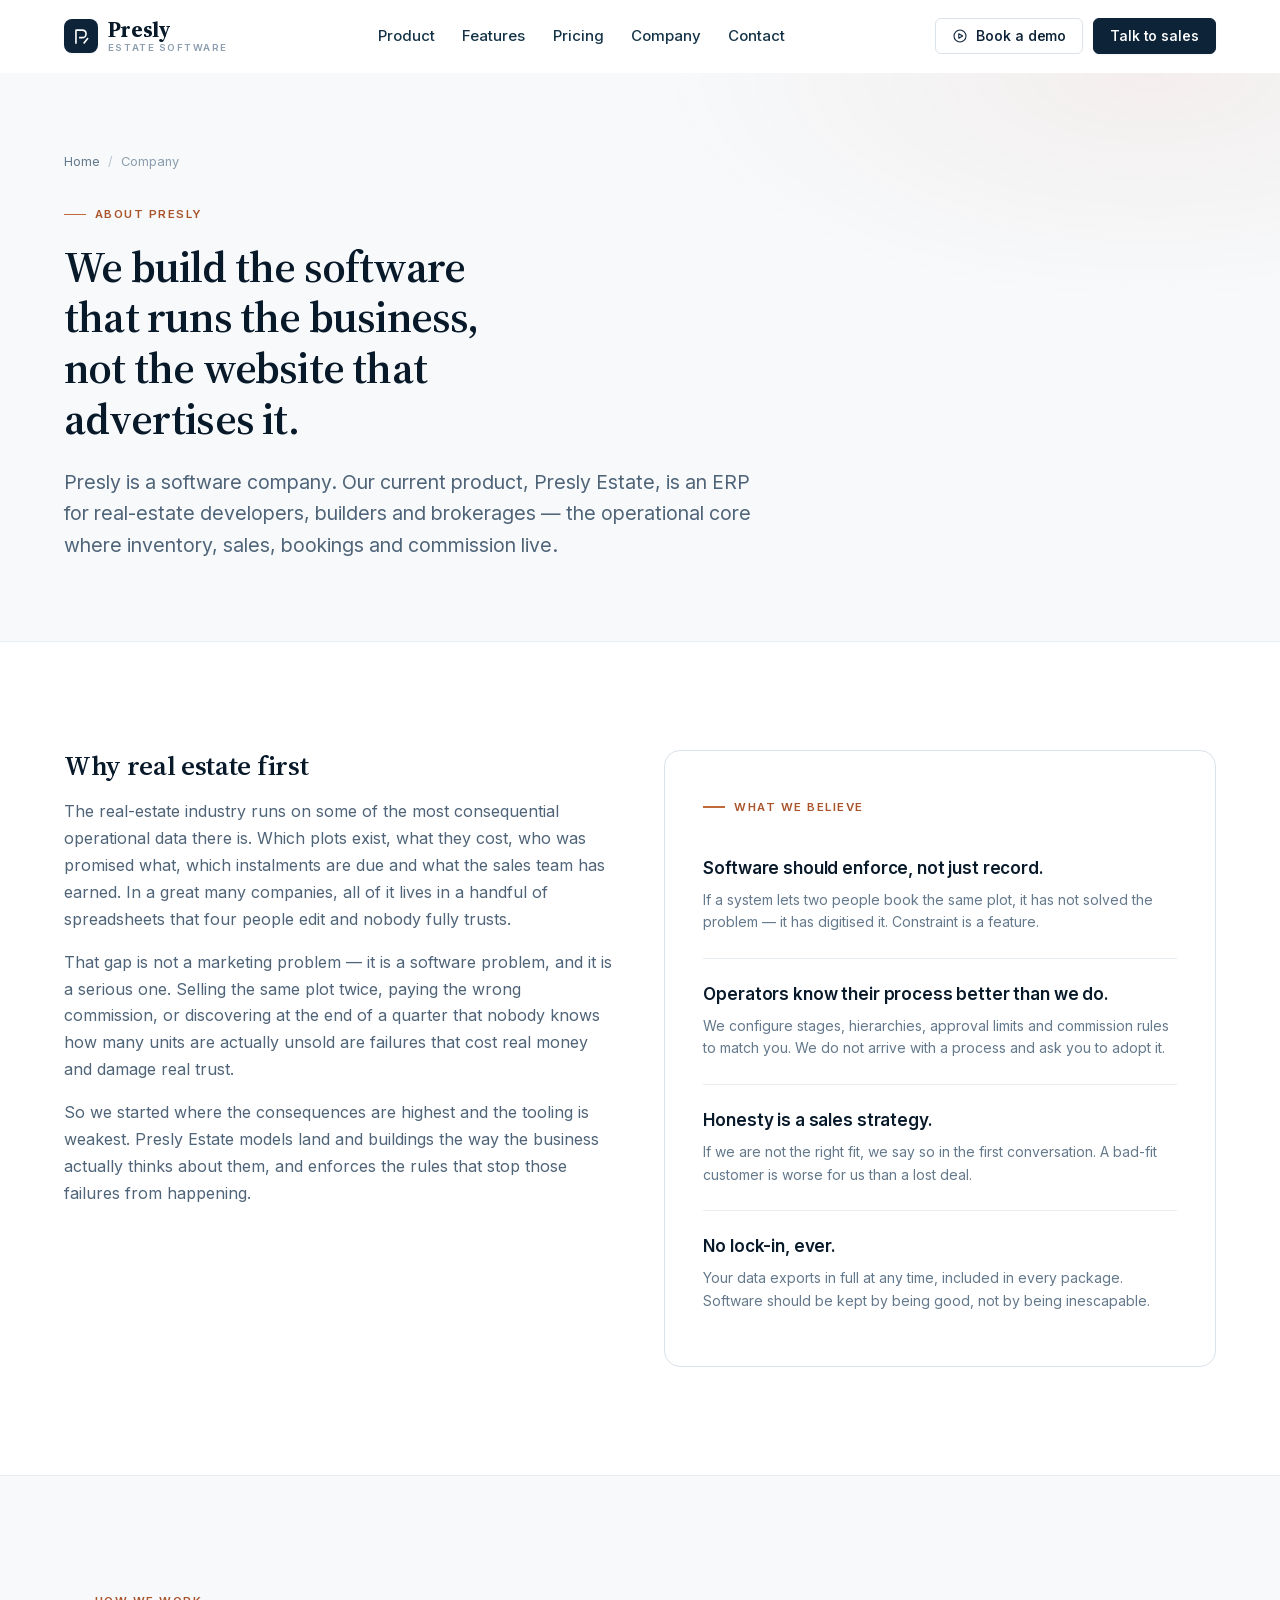
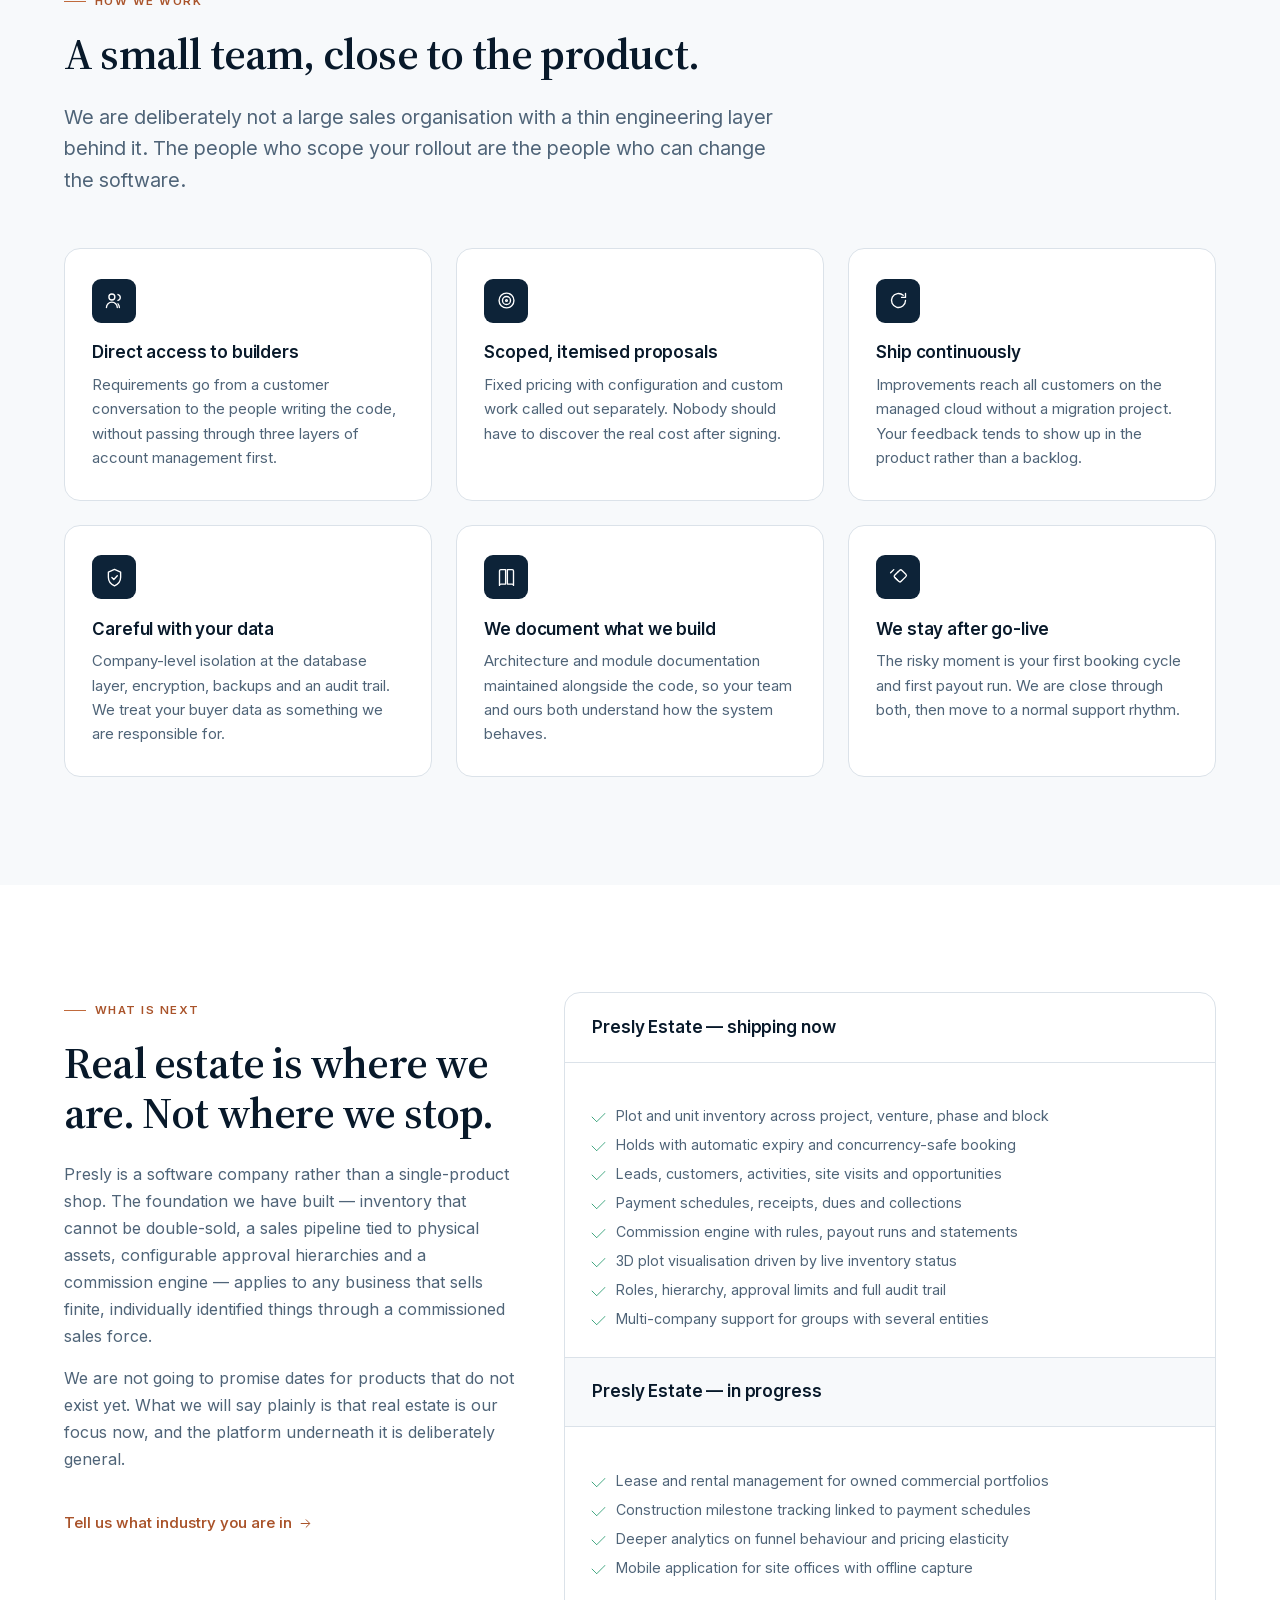
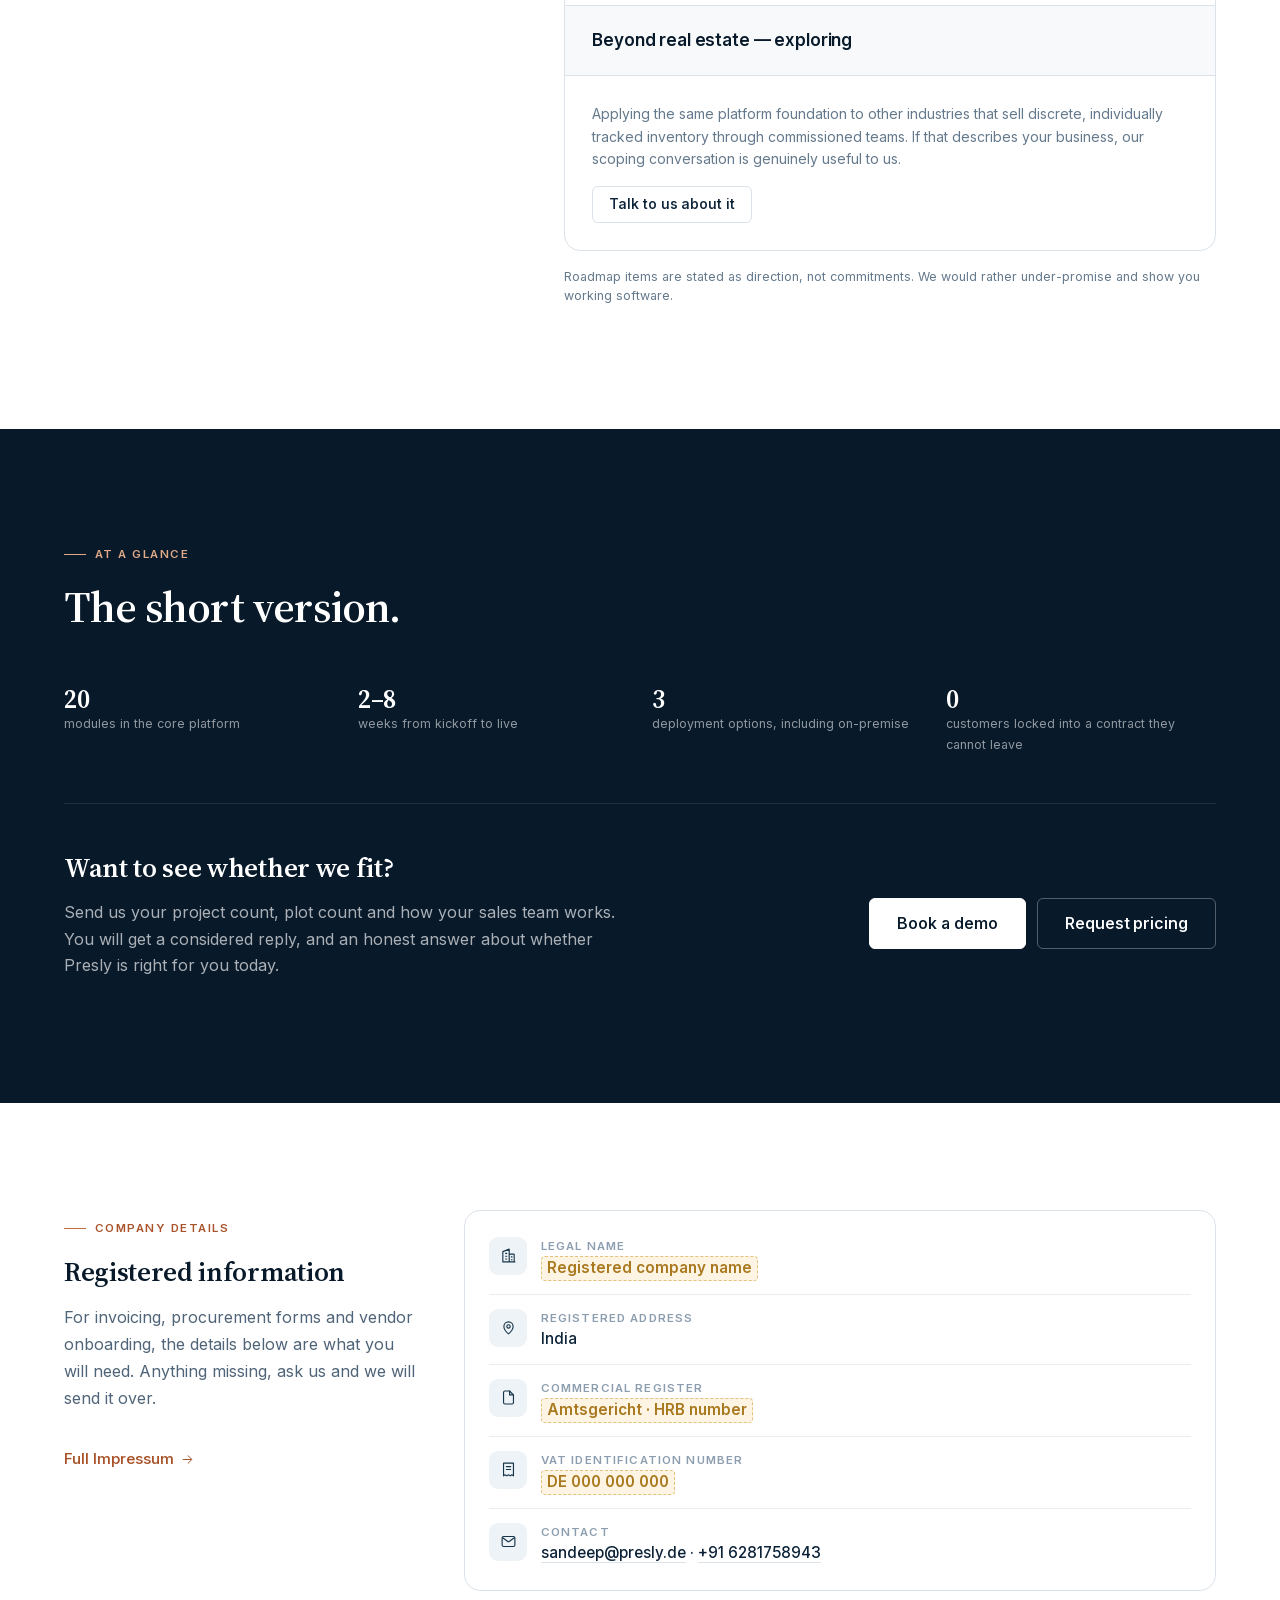
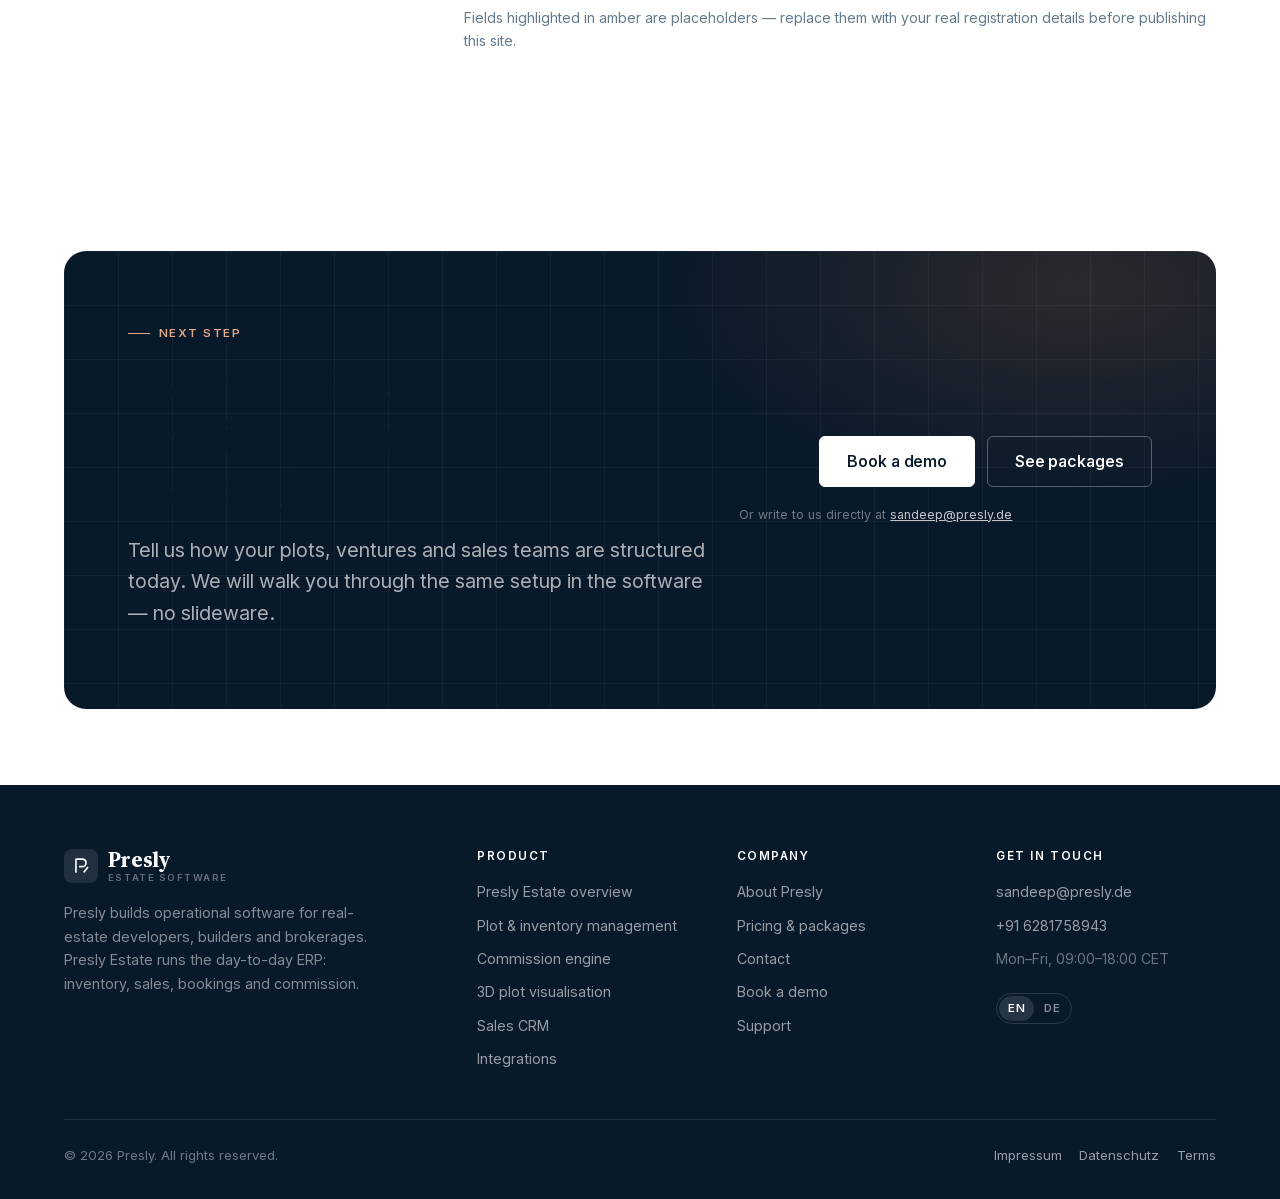
<file: about.html>
<!DOCTYPE html>
<html lang="en">
<head>
<meta charset="utf-8">
<meta name="viewport" content="width=device-width, initial-scale=1">
<title>Company — Presly | Software for Real Estate, Built by Operators</title>
<meta name="description" content="Presly is a software company building operational systems for real-estate developers, builders and brokerages. Who we are, how we work and what comes next.">
<link rel="canonical" href="https://www.presly.de/about.html">
<meta name="theme-color" content="#0d2338">
<meta property="og:type" content="website">
<meta property="og:site_name" content="Presly">
<meta property="og:title" content="Company — Presly">
<meta property="og:description" content="A software company building operational systems for the real-estate industry.">
<meta property="og:url" content="https://www.presly.de/about.html">
<meta property="og:image" content="https://www.presly.de/assets/img/og-cover.png">
<link rel="icon" href="assets/img/favicon.svg" type="image/svg+xml">
<link rel="stylesheet" href="assets/fonts/fonts.css">
<link rel="stylesheet" href="assets/vendor/bootstrap/bootstrap.min.css">
<link rel="stylesheet" href="assets/css/presly.css">
</head>
<body data-page="about">
<svg xmlns="http://www.w3.org/2000/svg" style="display:none" aria-hidden="true" focusable="false">
  <defs>
    <!-- Presly mark: a surveyed plot corner, drawn as a monogram P in negative space -->
    <symbol id="i-mark" viewBox="0 0 24 24">
      <path d="M5 20V4.6c0-.33.27-.6.6-.6h7.1c2.9 0 5.05 2.02 5.05 4.72 0 2.7-2.15 4.7-5.05 4.7H10" fill="none" stroke="currentColor" stroke-width="2.05" stroke-linecap="square" stroke-linejoin="miter"/>
      <path d="M15.4 20 19.6 14.6" fill="none" stroke="currentColor" stroke-width="2.05" stroke-linecap="square"/>
    </symbol>

    <symbol id="i-arrow-right" viewBox="0 0 24 24"><path d="M5 12h13M13 6l6 6-6 6"/></symbol>
    <symbol id="i-arrow-up-right" viewBox="0 0 24 24"><path d="M7 17 17 7M8 7h9v9"/></symbol>
    <symbol id="i-arrow-up" viewBox="0 0 24 24"><path d="M12 19V5M6 11l6-6 6 6"/></symbol>
    <symbol id="i-arrow-down" viewBox="0 0 24 24"><path d="M12 5v14M6 13l6 6 6-6"/></symbol>
    <symbol id="i-check" viewBox="0 0 24 24"><path d="m4 12.5 5 5L20 6.5"/></symbol>
    <symbol id="i-check-circle" viewBox="0 0 24 24"><circle cx="12" cy="12" r="9"/><path d="m8 12.4 2.7 2.7L16.2 9.6"/></symbol>
    <symbol id="i-x" viewBox="0 0 24 24"><path d="M18 6 6 18M6 6l12 12"/></symbol>
    <symbol id="i-minus" viewBox="0 0 24 24"><path d="M5 12h14"/></symbol>
    <symbol id="i-menu" viewBox="0 0 24 24"><path d="M3 6h18M3 12h18M3 18h18"/></symbol>
    <symbol id="i-chevron-down" viewBox="0 0 24 24"><path d="m6 9 6 6 6-6"/></symbol>
    <symbol id="i-chevron-right" viewBox="0 0 24 24"><path d="m9 6 6 6-6 6"/></symbol>

    <symbol id="i-building" viewBox="0 0 24 24"><path d="M4 21V6.5L13 3v18M13 10h6.5a.5.5 0 0 1 .5.5V21M4 21h17M8 9h1.5M8 13h1.5M8 17h1.5M16 14h1M16 18h1"/></symbol>
    <symbol id="i-map" viewBox="0 0 24 24"><path d="m3 6.5 6-2.5 6 2.5 6-2.5v13l-6 2.5-6-2.5-6 2.5z"/><path d="M9 4v13M15 6.5v13"/></symbol>
    <symbol id="i-pin" viewBox="0 0 24 24"><path d="M12 21s6.5-5.5 6.5-10.5a6.5 6.5 0 1 0-13 0C5.5 15.5 12 21 12 21Z"/><circle cx="12" cy="10.5" r="2.4"/></symbol>
    <symbol id="i-layers" viewBox="0 0 24 24"><path d="m12 3 8.5 4.5L12 12 3.5 7.5 12 3Z"/><path d="m4 12 8 4.3 8-4.3M4 16.5 12 20.8l8-4.3"/></symbol>
    <symbol id="i-cube" viewBox="0 0 24 24"><path d="M12 2.8 20.5 7v10L12 21.2 3.5 17V7L12 2.8Z"/><path d="M3.7 7.2 12 11.5l8.3-4.3M12 11.5V21"/></symbol>
    <symbol id="i-grid" viewBox="0 0 24 24"><rect x="3.5" y="3.5" width="7" height="7" rx="1.2"/><rect x="13.5" y="3.5" width="7" height="7" rx="1.2"/><rect x="3.5" y="13.5" width="7" height="7" rx="1.2"/><rect x="13.5" y="13.5" width="7" height="7" rx="1.2"/></symbol>
    <symbol id="i-chart" viewBox="0 0 24 24"><path d="M4 20V4M4 20h16"/><path d="M8 17v-5M12.5 17V8M17 17v-7"/></symbol>
    <symbol id="i-trend" viewBox="0 0 24 24"><path d="M4 16.5 9.5 11l3.5 3.5L20 7.5"/><path d="M15 7.5h5v5"/></symbol>
    <symbol id="i-pie" viewBox="0 0 24 24"><path d="M12 3v9h9"/><path d="M20.5 12A8.5 8.5 0 1 1 12 3.5"/></symbol>
    <symbol id="i-users" viewBox="0 0 24 24"><circle cx="9" cy="8" r="3.4"/><path d="M2.8 20a6.2 6.2 0 0 1 12.4 0"/><path d="M16 5.2a3.4 3.4 0 0 1 0 6.6M17.6 20a6.4 6.4 0 0 0-1.6-4.2"/></symbol>
    <symbol id="i-user-plus" viewBox="0 0 24 24"><circle cx="9.5" cy="8" r="3.4"/><path d="M3.4 20a6.2 6.2 0 0 1 12.2 0M18.5 8v6M15.5 11h6"/></symbol>
    <symbol id="i-handshake" viewBox="0 0 24 24"><path d="m11 6 2.2-2.1a2 2 0 0 1 2.8 0l4.4 4.3a2 2 0 0 1 0 2.8L15 16.4a2 2 0 0 1-2.8 0L8 12.2"/><path d="M11 6 7.6 9.4a1.6 1.6 0 0 0 0 2.3l3 3M3 6.5 6.6 3"/></symbol>
    <symbol id="i-calc" viewBox="0 0 24 24"><rect x="4.5" y="2.8" width="15" height="18.4" rx="2.2"/><path d="M8 7h8M8 11.5h1.5M11 11.5h1.5M14 11.5h1.5M8 15h1.5M11 15h1.5M14 15h1.5M8 18h4.5"/></symbol>
    <symbol id="i-receipt" viewBox="0 0 24 24"><path d="M5 3h14v18l-2.3-1.6L14.4 21l-2.4-1.6L9.6 21l-2.3-1.6L5 21z"/><path d="M9 8h6M9 12h6"/></symbol>
    <symbol id="i-wallet" viewBox="0 0 24 24"><path d="M3.5 7.5A2.5 2.5 0 0 1 6 5h11.5A2.5 2.5 0 0 1 20 7.5v9A2.5 2.5 0 0 1 17.5 19H6a2.5 2.5 0 0 1-2.5-2.5z"/><path d="M15 12h5"/></symbol>
    <symbol id="i-calendar" viewBox="0 0 24 24"><rect x="3.5" y="5" width="17" height="15.5" rx="2.2"/><path d="M3.5 9.5h17M8 3.2v3.6M16 3.2v3.6"/><path d="M7.5 13.5h2M11 13.5h2M14.5 13.5h2M7.5 17h2M11 17h2"/></symbol>
    <symbol id="i-clock" viewBox="0 0 24 24"><circle cx="12" cy="12" r="9"/><path d="M12 7v5.3l3.3 2"/></symbol>
    <symbol id="i-bell" viewBox="0 0 24 24"><path d="M6 9a6 6 0 1 1 12 0c0 5 1.6 6.5 2.4 7.2.3.3.1.8-.3.8H3.9c-.4 0-.6-.5-.3-.8C4.4 15.5 6 14 6 9Z"/><path d="M10 20.2a2.2 2.2 0 0 0 4 0"/></symbol>
    <symbol id="i-search" viewBox="0 0 24 24"><circle cx="11" cy="11" r="6.5"/><path d="m16 16 4.5 4.5"/></symbol>
    <symbol id="i-filter" viewBox="0 0 24 24"><path d="M4 5.5h16l-6.2 7.3V19l-3.6 2v-8.2z"/></symbol>
    <symbol id="i-download" viewBox="0 0 24 24"><path d="M12 3.5v11M7.5 10 12 14.5 16.5 10M4.5 19.5h15"/></symbol>
    <symbol id="i-upload" viewBox="0 0 24 24"><path d="M12 15V4M7.5 8.5 12 4l4.5 4.5M4.5 19.5h15"/></symbol>
    <symbol id="i-file" viewBox="0 0 24 24"><path d="M13.5 2.8H7a2 2 0 0 0-2 2v14.4a2 2 0 0 0 2 2h10a2 2 0 0 0 2-2V8.3z"/><path d="M13.5 2.8v5.5H19"/></symbol>
    <symbol id="i-folder" viewBox="0 0 24 24"><path d="M3.5 7.5A2 2 0 0 1 5.5 5.5h3.6l2 2.5h7.4a2 2 0 0 1 2 2v7.5a2 2 0 0 1-2 2h-13a2 2 0 0 1-2-2z"/></symbol>
    <symbol id="i-shield" viewBox="0 0 24 24"><path d="M12 21.5c4.5-2 7-5.3 7-9.8V5.8L12 2.8 5 5.8v5.9c0 4.5 2.5 7.8 7 9.8Z"/><path d="m9 12 2.2 2.2L15.2 10"/></symbol>
    <symbol id="i-lock" viewBox="0 0 24 24"><rect x="4.5" y="10.5" width="15" height="10.2" rx="2.2"/><path d="M8 10.5V7.8a4 4 0 0 1 8 0v2.7"/></symbol>
    <symbol id="i-cloud" viewBox="0 0 24 24"><path d="M7.2 19h10a4.3 4.3 0 0 0 .5-8.6 6 6 0 0 0-11.4-1.6A4.2 4.2 0 0 0 7.2 19Z"/></symbol>
    <symbol id="i-server" viewBox="0 0 24 24"><rect x="3.5" y="4" width="17" height="6.4" rx="1.8"/><rect x="3.5" y="13.6" width="17" height="6.4" rx="1.8"/><path d="M7 7.2h.01M7 16.8h.01"/></symbol>
    <symbol id="i-globe" viewBox="0 0 24 24"><circle cx="12" cy="12" r="9"/><path d="M3.2 12h17.6M12 3a15 15 0 0 1 0 18M12 3a15 15 0 0 0 0 18"/></symbol>
    <symbol id="i-phone" viewBox="0 0 24 24"><path d="M6.2 3.6h3.1l1.6 4-2 1.3a11.5 11.5 0 0 0 5.2 5.2l1.3-2 4 1.6v3.1a2 2 0 0 1-2.2 2A16.4 16.4 0 0 1 4.2 5.8a2 2 0 0 1 2-2.2Z"/></symbol>
    <symbol id="i-mail" viewBox="0 0 24 24"><rect x="3" y="5" width="18" height="14" rx="2.2"/><path d="m3.8 6.6 7.2 5.4a1.7 1.7 0 0 0 2 0l7.2-5.4"/></symbol>
    <symbol id="i-send" viewBox="0 0 24 24"><path d="M21 3 10.5 13.5M21 3l-6.8 18-3.7-7.5L3 9.8 21 3Z"/></symbol>
    <symbol id="i-message" viewBox="0 0 24 24"><path d="M20.5 12a8 8 0 0 1-8 8H4.5l1.7-3.3A8 8 0 1 1 20.5 12Z"/></symbol>
    <symbol id="i-help" viewBox="0 0 24 24"><circle cx="12" cy="12" r="9"/><path d="M9.6 9.4a2.5 2.5 0 0 1 4.9.6c0 1.7-2.4 2-2.4 3.6"/><path d="M12 17.2h.01"/></symbol>
    <symbol id="i-target" viewBox="0 0 24 24"><circle cx="12" cy="12" r="8.5"/><circle cx="12" cy="12" r="4.6"/><circle cx="12" cy="12" r="1"/></symbol>
    <symbol id="i-compass" viewBox="0 0 24 24"><circle cx="12" cy="12" r="9"/><path d="m15.6 8.4-2 5.2-5.2 2 2-5.2z"/></symbol>
    <symbol id="i-sliders" viewBox="0 0 24 24"><path d="M4 7h9M17 7h3M4 12h3M11 12h9M4 17h9M17 17h3"/><circle cx="15" cy="7" r="2"/><circle cx="9" cy="12" r="2"/><circle cx="15" cy="17" r="2"/></symbol>
    <symbol id="i-key" viewBox="0 0 24 24"><circle cx="8" cy="15.5" r="4.2"/><path d="m11 12.5 7.5-7.5M16 7.5 18.5 10M14 9.5l2 2"/></symbol>
    <symbol id="i-tag" viewBox="0 0 24 24"><path d="M11.4 3.5H20v8.6l-8.9 8.9a1.6 1.6 0 0 1-2.3 0l-6.3-6.3a1.6 1.6 0 0 1 0-2.3z"/><path d="M16.2 7.8h.01"/></symbol>
    <symbol id="i-route" viewBox="0 0 24 24"><circle cx="6" cy="6" r="2.6"/><circle cx="18" cy="18" r="2.6"/><path d="M8.6 6H14a3.4 3.4 0 0 1 0 6.8H9.6a3.2 3.2 0 0 0 0 6.4"/></symbol>
    <symbol id="i-refresh" viewBox="0 0 24 24"><path d="M20 12a8 8 0 1 1-2.6-5.9"/><path d="M20 4v4.5h-4.5"/></symbol>
    <symbol id="i-plug" viewBox="0 0 24 24"><path d="M9 3v5M15 3v5M6.5 8h11v3.5a5.5 5.5 0 0 1-11 0z"/><path d="M12 17v4"/></symbol>
    <symbol id="i-code" viewBox="0 0 24 24"><path d="m8.5 8-4 4 4 4M15.5 8l4 4-4 4"/></symbol>
    <symbol id="i-book" viewBox="0 0 24 24"><path d="M4 4.5A1.5 1.5 0 0 1 5.5 3H11v16.5H5.5A1.5 1.5 0 0 0 4 21z"/><path d="M20 4.5A1.5 1.5 0 0 0 18.5 3H13v16.5h5.5A1.5 1.5 0 0 1 20 21z"/></symbol>
    <symbol id="i-play" viewBox="0 0 24 24"><circle cx="12" cy="12" r="9"/><path d="M10.2 8.6 16 12l-5.8 3.4z"/></symbol>
    <symbol id="i-plus" viewBox="0 0 24 24"><path d="M12 5v14M5 12h14"/></symbol>
    <symbol id="i-star" viewBox="0 0 24 24"><path d="m12 3.5 2.7 5.6 6.1.9-4.4 4.3 1 6.1-5.4-2.9-5.4 2.9 1-6.1L3.2 10l6.1-.9z"/></symbol>
    <symbol id="i-quote" viewBox="0 0 24 24"><path d="M9.4 6.5C6.6 7.7 5 10 5 12.6c0 2.1 1.2 3.6 3 3.6 1.6 0 2.7-1.1 2.7-2.6 0-1.4-1-2.4-2.4-2.4h-.5c.2-1.2 1.1-2.3 2.4-3zM19.2 6.5c-2.8 1.2-4.4 3.5-4.4 6.1 0 2.1 1.2 3.6 3 3.6 1.6 0 2.7-1.1 2.7-2.6 0-1.4-1-2.4-2.4-2.4h-.5c.2-1.2 1.1-2.3 2.4-3z"/></symbol>
    <symbol id="i-linkedin" viewBox="0 0 24 24"><rect x="3.5" y="3.5" width="17" height="17" rx="2.4"/><path d="M8 10.5V16M8 7.6v.01M11.6 16v-3.2a2 2 0 0 1 4 0V16"/></symbol>
    <symbol id="i-mail-open" viewBox="0 0 24 24"><path d="M3 6.5A2 2 0 0 1 5 5h14a2 2 0 0 1 2 2v9a2 2 0 0 1-2 2H5a2 2 0 0 1-2-2z"/><path d="M3.5 6.8 11 12.2a1.7 1.7 0 0 0 2 0l7.5-5.4"/><path d="M8 18v2h8v-2"/></symbol>
    <symbol id="i-eye" viewBox="0 0 24 24"><path d="M2.5 12S6 6.5 12 6.5 21.5 12 21.5 12 18 17.5 12 17.5 2.5 12 2.5 12Z"/><circle cx="12" cy="12" r="2.9"/></symbol>
    <symbol id="i-logo-lock" viewBox="0 0 24 24"><path d="M4 21V4.5h7.5a4.4 4.4 0 0 1 0 8.8H8"/><path d="M14.5 21 19 15"/></symbol>
  </defs>
</svg>
<!-- ===================== HEADER ===================== -->
<a class="skip-link" href="#main" style="position:absolute;left:-9999px;top:0;z-index:2000;background:#fff;padding:.6rem 1rem;border-radius:0 0 6px 0;font-weight:600" onfocus="this.style.left='0'" onblur="this.style.left='-9999px'">Skip to content</a>
<header class="site-header" id="siteHeader">
  <div class="shell header-inner">
    <a class="brand" href="index.html" aria-label="Presly — home">
      <span class="brand-mark"><svg viewBox="0 0 24 24" aria-hidden="true" style="color:#fff"><use href="#i-mark"></use></svg></span>
      <span class="brand-text">
        <span class="brand-name">Presly</span>
        <span class="brand-sub">Estate Software</span>
      </span>
    </a>

    <nav class="nav-main" aria-label="Primary">
      <a class="nav-link-p" data-nav="product" href="product.html">Product</a>
      <a class="nav-link-p" data-nav="features" href="features.html">Features</a>
      <a class="nav-link-p" data-nav="pricing" href="pricing.html">Pricing</a>
      <a class="nav-link-p" data-nav="about" href="about.html">Company</a>
      <a class="nav-link-p" data-nav="contact" href="contact.html">Contact</a>
    </nav>

    <div class="header-actions">
      <a class="btn btn-line btn-sm" href="contact.html#demo">
        <svg class="ico" aria-hidden="true"><use href="#i-play"></use></svg>
        Book a demo
      </a>
      <a class="btn btn-ink btn-sm" href="contact.html#quote">Talk to sales</a>
      <button class="nav-toggle" id="navToggle" type="button" aria-expanded="false" aria-controls="mobileNav" aria-label="Open menu">
        <svg class="ico" aria-hidden="true"><use href="#i-menu"></use></svg>
      </button>
    </div>
  </div>

  <div class="mobile-nav" id="mobileNav">
    <div class="shell">
      <a class="m-link" href="product.html">Product</a>
      <a class="m-link" href="features.html">Features</a>
      <a class="m-link" href="pricing.html">Pricing</a>
      <a class="m-link" href="about.html">Company</a>
      <a class="m-link" href="contact.html">Contact</a>
      <div class="m-cta">
        <a class="btn btn-line" href="contact.html#demo">Book a demo</a>
        <a class="btn btn-ink" href="contact.html#quote">Talk to sales</a>
      </div>
    </div>
  </div>
</header>

<main id="main">

  <!-- ================= PAGE HERO ================= -->
  <section class="page-hero">
    <div class="shell">
      <nav class="crumbs" aria-label="Breadcrumb">
        <a href="index.html">Home</a><span class="sep">/</span><span>Company</span>
      </nav>
      <span class="eyebrow">About Presly</span>
      <h1 class="t-h2">We build the software that runs the business, not the website that advertises it.</h1>
      <p class="t-lead">
        Presly is a software company. Our current product, Presly Estate, is an ERP for
        real-estate developers, builders and brokerages — the operational core where
        inventory, sales, bookings and commission live.
      </p>
    </div>
  </section>

  <!-- ================= WHAT WE ARE ================= -->
  <section class="section">
    <div class="shell">
      <div class="row g-5 align-items-start">
        <div class="col-lg-6">
          <h2 class="t-h3">Why real estate first</h2>
          <p class="t-body" style="margin-top:1rem">
            The real-estate industry runs on some of the most consequential operational
            data there is. Which plots exist, what they cost, who was promised what, which
            instalments are due and what the sales team has earned. In a great many
            companies, all of it lives in a handful of spreadsheets that four people edit
            and nobody fully trusts.
          </p>
          <p class="t-body">
            That gap is not a marketing problem — it is a software problem, and it is a
            serious one. Selling the same plot twice, paying the wrong commission, or
            discovering at the end of a quarter that nobody knows how many units are
            actually unsold are failures that cost real money and damage real trust.
          </p>
          <p class="t-body">
            So we started where the consequences are highest and the tooling is weakest.
            Presly Estate models land and buildings the way the business actually thinks
            about them, and enforces the rules that stop those failures from happening.
          </p>
        </div>
        <div class="col-lg-6">
          <div class="card-flat" style="padding:2.4rem">
            <span class="eyebrow">What we believe</span>
            <div class="stack" style="margin-top:1.4rem">
              <div>
                <h3 class="t-h4">Software should enforce, not just record.</h3>
                <p class="t-small">If a system lets two people book the same plot, it has not solved the problem — it has digitised it. Constraint is a feature.</p>
              </div>
              <hr class="divider" style="margin-block:1.5rem">
              <div>
                <h3 class="t-h4">Operators know their process better than we do.</h3>
                <p class="t-small">We configure stages, hierarchies, approval limits and commission rules to match you. We do not arrive with a process and ask you to adopt it.</p>
              </div>
              <hr class="divider" style="margin-block:1.5rem">
              <div>
                <h3 class="t-h4">Honesty is a sales strategy.</h3>
                <p class="t-small">If we are not the right fit, we say so in the first conversation. A bad-fit customer is worse for us than a lost deal.</p>
              </div>
              <hr class="divider" style="margin-block:1.5rem">
              <div>
                <h3 class="t-h4">No lock-in, ever.</h3>
                <p class="t-small">Your data exports in full at any time, included in every package. Software should be kept by being good, not by being inescapable.</p>
              </div>
            </div>
          </div>
        </div>
      </div>
    </div>
  </section>

  <!-- ================= HOW WE WORK ================= -->
  <section class="section bg-paper2 section-rule" id="how-we-work">
    <div class="shell">
      <div class="section-head">
        <span class="eyebrow">How we work</span>
        <h2 class="t-h2">A small team, close to the product.</h2>
        <p class="t-lead">
          We are deliberately not a large sales organisation with a thin engineering
          layer behind it. The people who scope your rollout are the people who can change
          the software.
        </p>
      </div>

      <div class="grid-3">
        <div class="card-p reveal">
          <span class="card-ico"><svg class="ico" aria-hidden="true"><use href="#i-users"></use></svg></span>
          <h3 class="t-h4">Direct access to builders</h3>
          <p>Requirements go from a customer conversation to the people writing the code, without passing through three layers of account management first.</p>
        </div>
        <div class="card-p reveal">
          <span class="card-ico"><svg class="ico" aria-hidden="true"><use href="#i-target"></use></svg></span>
          <h3 class="t-h4">Scoped, itemised proposals</h3>
          <p>Fixed pricing with configuration and custom work called out separately. Nobody should have to discover the real cost after signing.</p>
        </div>
        <div class="card-p reveal">
          <span class="card-ico"><svg class="ico" aria-hidden="true"><use href="#i-refresh"></use></svg></span>
          <h3 class="t-h4">Ship continuously</h3>
          <p>Improvements reach all customers on the managed cloud without a migration project. Your feedback tends to show up in the product rather than a backlog.</p>
        </div>
        <div class="card-p reveal">
          <span class="card-ico"><svg class="ico" aria-hidden="true"><use href="#i-shield"></use></svg></span>
          <h3 class="t-h4">Careful with your data</h3>
          <p>Company-level isolation at the database layer, encryption, backups and an audit trail. We treat your buyer data as something we are responsible for.</p>
        </div>
        <div class="card-p reveal">
          <span class="card-ico"><svg class="ico" aria-hidden="true"><use href="#i-book"></use></svg></span>
          <h3 class="t-h4">We document what we build</h3>
          <p>Architecture and module documentation maintained alongside the code, so your team and ours both understand how the system behaves.</p>
        </div>
        <div class="card-p reveal">
          <span class="card-ico"><svg class="ico" aria-hidden="true"><use href="#i-handshake"></use></svg></span>
          <h3 class="t-h4">We stay after go-live</h3>
          <p>The risky moment is your first booking cycle and first payout run. We are close through both, then move to a normal support rhythm.</p>
        </div>
      </div>
    </div>
  </section>

  <!-- ================= ROADMAP ================= -->
  <section class="section" id="roadmap">
    <div class="shell">
      <div class="row g-5 align-items-start">
        <div class="col-lg-5">
          <div class="aside-sticky">
            <span class="eyebrow">What is next</span>
            <h2 class="t-h2">Real estate is where we are. Not where we stop.</h2>
            <p class="t-body" style="margin-top:1.1rem">
              Presly is a software company rather than a single-product shop. The
              foundation we have built — inventory that cannot be double-sold, a sales
              pipeline tied to physical assets, configurable approval hierarchies and a
              commission engine — applies to any business that sells finite, individually
              identified things through a commissioned sales force.
            </p>
            <p class="t-body">
              We are not going to promise dates for products that do not exist yet. What we
              will say plainly is that real estate is our focus now, and the platform
              underneath it is deliberately general.
            </p>
            <a class="link-arrow" href="contact.html#quote" style="margin-top:1.4rem">
              Tell us what industry you are in
              <svg class="ico" aria-hidden="true"><use href="#i-arrow-right"></use></svg>
            </a>
          </div>
        </div>

        <div class="col-lg-7">
          <div class="card-flat">
            <div style="padding:1.4rem 1.7rem;border-bottom:1px solid var(--line)">
              <h3 class="t-h4" style="margin:0">Presly Estate — shipping now</h3>
            </div>
            <div style="padding:1.7rem">
              <ul class="ticks">
                <li>Plot and unit inventory across project, venture, phase and block</li>
                <li>Holds with automatic expiry and concurrency-safe booking</li>
                <li>Leads, customers, activities, site visits and opportunities</li>
                <li>Payment schedules, receipts, dues and collections</li>
                <li>Commission engine with rules, payout runs and statements</li>
                <li>3D plot visualisation driven by live inventory status</li>
                <li>Roles, hierarchy, approval limits and full audit trail</li>
                <li>Multi-company support for groups with several entities</li>
              </ul>
            </div>
            <div style="padding:1.4rem 1.7rem;border-block:1px solid var(--line);background:var(--paper-2)">
              <h3 class="t-h4" style="margin:0">Presly Estate — in progress</h3>
            </div>
            <div style="padding:1.7rem">
              <ul class="ticks" style="--tick-color:var(--amber-500)">
                <li>Lease and rental management for owned commercial portfolios</li>
                <li>Construction milestone tracking linked to payment schedules</li>
                <li>Deeper analytics on funnel behaviour and pricing elasticity</li>
                <li>Mobile application for site offices with offline capture</li>
              </ul>
            </div>
            <div style="padding:1.4rem 1.7rem;border-block:1px solid var(--line);background:var(--paper-2)">
              <h3 class="t-h4" style="margin:0">Beyond real estate — exploring</h3>
            </div>
            <div style="padding:1.7rem">
              <p class="t-small" style="margin-bottom:1rem">
                Applying the same platform foundation to other industries that sell
                discrete, individually tracked inventory through commissioned teams. If
                that describes your business, our scoping conversation is genuinely useful
                to us.
              </p>
              <a class="btn btn-line btn-sm" href="contact.html#quote">Talk to us about it</a>
            </div>
          </div>
          <p class="t-tiny" style="margin-top:1rem">
            Roadmap items are stated as direction, not commitments. We would rather
            under-promise and show you working software.
          </p>
        </div>
      </div>
    </div>
  </section>

  <!-- ================= FACTS ================= -->
  <section class="section bg-ink">
    <div class="shell">
      <div class="section-head">
        <span class="eyebrow eyebrow-invert">At a glance</span>
        <h2 class="t-h2">The short version.</h2>
      </div>

      <div class="row g-4">
        <div class="col-6 col-lg-3">
          <div class="hero-meta-item">
            <span class="hero-meta-num" style="color:#fff">20</span>
            <span class="hero-meta-lbl" style="color:rgba(255,255,255,.55)">modules in the core platform</span>
          </div>
        </div>
        <div class="col-6 col-lg-3">
          <div class="hero-meta-item">
            <span class="hero-meta-num" style="color:#fff">2–8</span>
            <span class="hero-meta-lbl" style="color:rgba(255,255,255,.55)">weeks from kickoff to live</span>
          </div>
        </div>
        <div class="col-6 col-lg-3">
          <div class="hero-meta-item">
            <span class="hero-meta-num" style="color:#fff">3</span>
            <span class="hero-meta-lbl" style="color:rgba(255,255,255,.55)">deployment options, including on-premise</span>
          </div>
        </div>
        <div class="col-6 col-lg-3">
          <div class="hero-meta-item">
            <span class="hero-meta-num" style="color:#fff">0</span>
            <span class="hero-meta-lbl" style="color:rgba(255,255,255,.55)">customers locked into a contract they cannot leave</span>
          </div>
        </div>
      </div>

      <hr class="divider divider-invert">

      <div class="row g-5 align-items-center">
        <div class="col-lg-8">
          <h3 class="t-h3" style="color:#fff">Want to see whether we fit?</h3>
          <p class="t-body" style="color:rgba(255,255,255,.66);margin-top:.8rem;max-width:56ch">
            Send us your project count, plot count and how your sales team works. You will
            get a considered reply, and an honest answer about whether Presly is right for
            you today.
          </p>
        </div>
        <div class="col-lg-4">
          <div class="cta-actions justify-content-lg-end">
            <a class="btn btn-invert btn-lg" href="contact.html#demo">Book a demo</a>
            <a class="btn btn-outline-invert btn-lg" href="contact.html#quote">Request pricing</a>
          </div>
        </div>
      </div>
    </div>
  </section>

  <!-- ================= COMPANY DETAILS ================= -->
  <section class="section" id="details">
    <div class="shell">
      <div class="row g-5">
        <div class="col-lg-4">
          <span class="eyebrow">Company details</span>
          <h2 class="t-h3">Registered information</h2>
          <p class="t-body" style="margin-top:1rem">
            For invoicing, procurement forms and vendor onboarding, the details below are
            what you will need. Anything missing, ask us and we will send it over.
          </p>
          <a class="link-arrow" href="impressum.html" style="margin-top:1.2rem">
            Full Impressum
            <svg class="ico" aria-hidden="true"><use href="#i-arrow-right"></use></svg>
          </a>
        </div>
        <div class="col-lg-8">
          <div class="contact-card">
            <div class="contact-line">
              <span class="contact-ico"><svg class="ico" aria-hidden="true"><use href="#i-building"></use></svg></span>
              <div>
                <div class="contact-k">Legal name</div>
                <div class="contact-v"><span class="placeholder-flag">Registered company name</span></div>
              </div>
            </div>
            <div class="contact-line">
              <span class="contact-ico"><svg class="ico" aria-hidden="true"><use href="#i-pin"></use></svg></span>
              <div>
                <div class="contact-k">Registered address</div>
                <div class="contact-v">India</div>
              </div>
            </div>
            <div class="contact-line">
              <span class="contact-ico"><svg class="ico" aria-hidden="true"><use href="#i-file"></use></svg></span>
              <div>
                <div class="contact-k">Commercial register</div>
                <div class="contact-v"><span class="placeholder-flag">Amtsgericht · HRB number</span></div>
              </div>
            </div>
            <div class="contact-line">
              <span class="contact-ico"><svg class="ico" aria-hidden="true"><use href="#i-receipt"></use></svg></span>
              <div>
                <div class="contact-k">VAT identification number</div>
                <div class="contact-v"><span class="placeholder-flag">DE 000 000 000</span></div>
              </div>
            </div>
            <div class="contact-line">
              <span class="contact-ico"><svg class="ico" aria-hidden="true"><use href="#i-mail"></use></svg></span>
              <div>
                <div class="contact-k">Contact</div>
                <div class="contact-v">
                  <a href="mailto:sandeep@presly.de">sandeep@presly.de</a> ·
                  <a href="tel:+916281758943">+91 6281758943</a>
                </div>
              </div>
            </div>
          </div>
          <p class="t-small" style="margin-top:1rem">
            Fields highlighted in amber are placeholders — replace them with your real
            registration details before publishing this site.
          </p>
        </div>
      </div>
    </div>
  </section>

  <!-- ===================== CTA BAND ===================== -->
<section class="section-tight">
  <div class="shell">
    <div class="cta-band reveal">
      <div class="row align-items-center g-4">
        <div class="col-lg-7">
          <span class="eyebrow eyebrow-invert">Next step</span>
          <h2 class="t-h2" style="max-width:17ch">See Presly Estate running on your own projects.</h2>
          <p class="t-lead max-52" style="color:rgba(255,255,255,.66)">
            Tell us how your plots, ventures and sales teams are structured today. We will
            walk you through the same setup in the software — no slideware.
          </p>
        </div>
        <div class="col-lg-5">
          <div class="cta-actions justify-content-lg-end">
            <a class="btn btn-invert btn-lg" href="contact.html#demo">Book a demo</a>
            <a class="btn btn-outline-invert btn-lg" href="pricing.html">See packages</a>
          </div>
          <p class="t-tiny" style="margin:1.1rem 0 0;color:rgba(255,255,255,.42)">
            Or write to us directly at
            <a href="mailto:sandeep@presly.de" style="color:rgba(255,255,255,.75)">sandeep@presly.de</a>
          </p>
        </div>
      </div>
    </div>
  </div>
</section>

</main>

<!-- ===================== FOOTER ===================== -->
<footer class="site-footer">
  <div class="shell">
    <div class="footer-grid">
      <div class="footer-brand">
        <a class="brand" href="index.html">
          <span class="brand-mark"><svg viewBox="0 0 24 24" aria-hidden="true" style="color:#fff"><use href="#i-mark"></use></svg></span>
          <span class="brand-text">
            <span class="brand-name">Presly</span>
            <span class="brand-sub">Estate Software</span>
          </span>
        </a>
        <p class="footer-about">
          Presly builds operational software for real-estate developers, builders and
          brokerages. Presly Estate runs the day-to-day ERP: inventory, sales, bookings
          and commission.
        </p>
      </div>

      <div>
        <h4>Product</h4>
        <ul class="footer-links">
          <li><a href="product.html">Presly Estate overview</a></li>
          <li><a href="features.html#inventory">Plot &amp; inventory management</a></li>
          <li><a href="features.html#commission">Commission engine</a></li>
          <li><a href="features.html#visualisation">3D plot visualisation</a></li>
          <li><a href="features.html#crm">Sales CRM</a></li>
          <li><a href="features.html#integrations">Integrations</a></li>
        </ul>
      </div>

      <div>
        <h4>Company</h4>
        <ul class="footer-links">
          <li><a href="about.html">About Presly</a></li>
          <li><a href="pricing.html">Pricing &amp; packages</a></li>
          <li><a href="contact.html">Contact</a></li>
          <li><a href="contact.html#demo">Book a demo</a></li>
          <li><a href="contact.html#support">Support</a></li>
        </ul>
      </div>

      <div>
        <h4>Get in touch</h4>
        <ul class="footer-links">
          <li><a href="mailto:sandeep@presly.de">sandeep@presly.de</a></li>
          <li><a href="tel:+916281758943">+91 6281758943</a></li>
          <li><span style="color:rgba(255,255,255,.4)">Mon–Fri, 09:00–18:00 CET</span></li>
        </ul>
        <div style="margin-top:1.4rem">
          <div class="lang-switch" role="group" aria-label="Language">
            <span class="is-on">EN</span>
            <a href="index.html" hreflang="de" title="German version coming soon">DE</a>
          </div>
        </div>
      </div>
    </div>

    <div class="footer-bottom">
      <span>© <span id="year">2025</span> Presly. All rights reserved.</span>
      <nav class="footer-legal-links" aria-label="Legal">
        <a href="impressum.html">Impressum</a>
        <a href="datenschutz.html">Datenschutz</a>
        <a href="impressum.html#terms">Terms</a>
      </nav>
    </div>
  </div>
</footer>

<script src="assets/vendor/bootstrap/bootstrap.bundle.min.js" defer></script>
<script src="assets/js/main.js" defer></script>
</body>
</html>
</file>
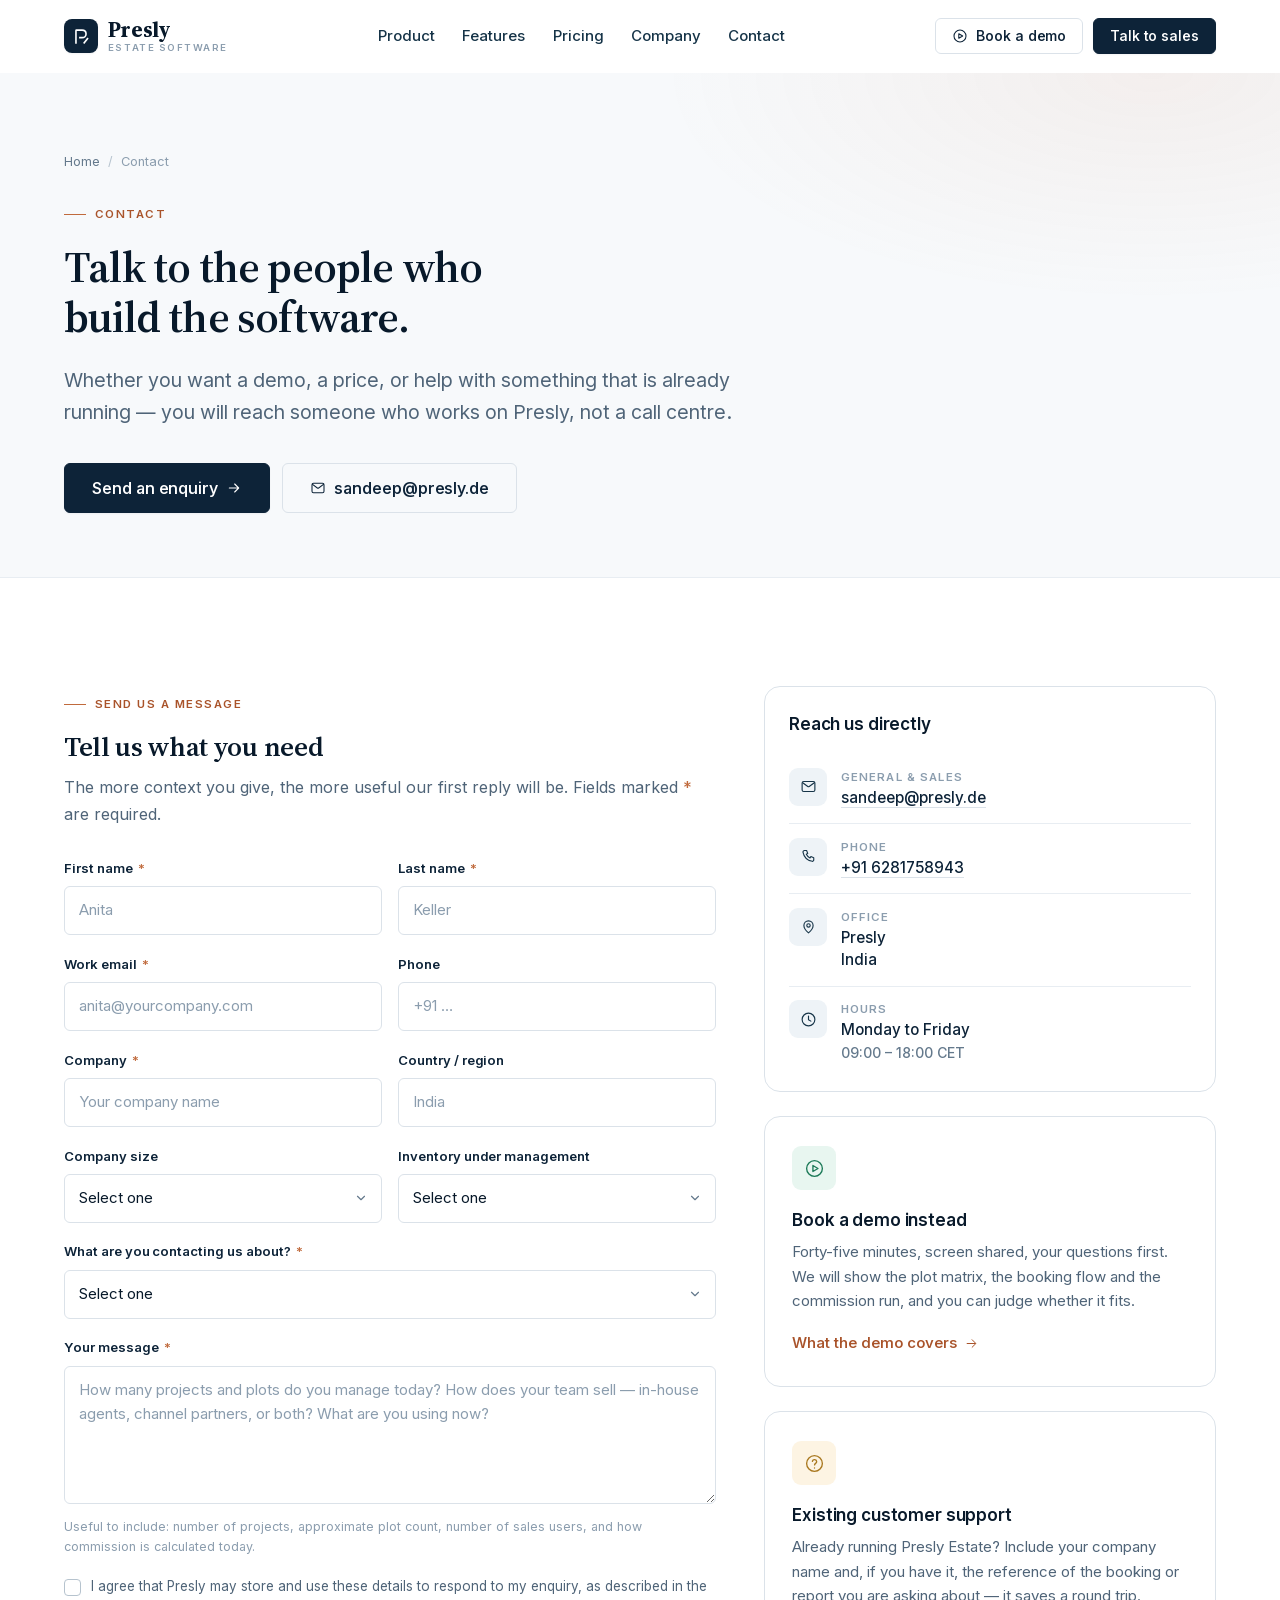
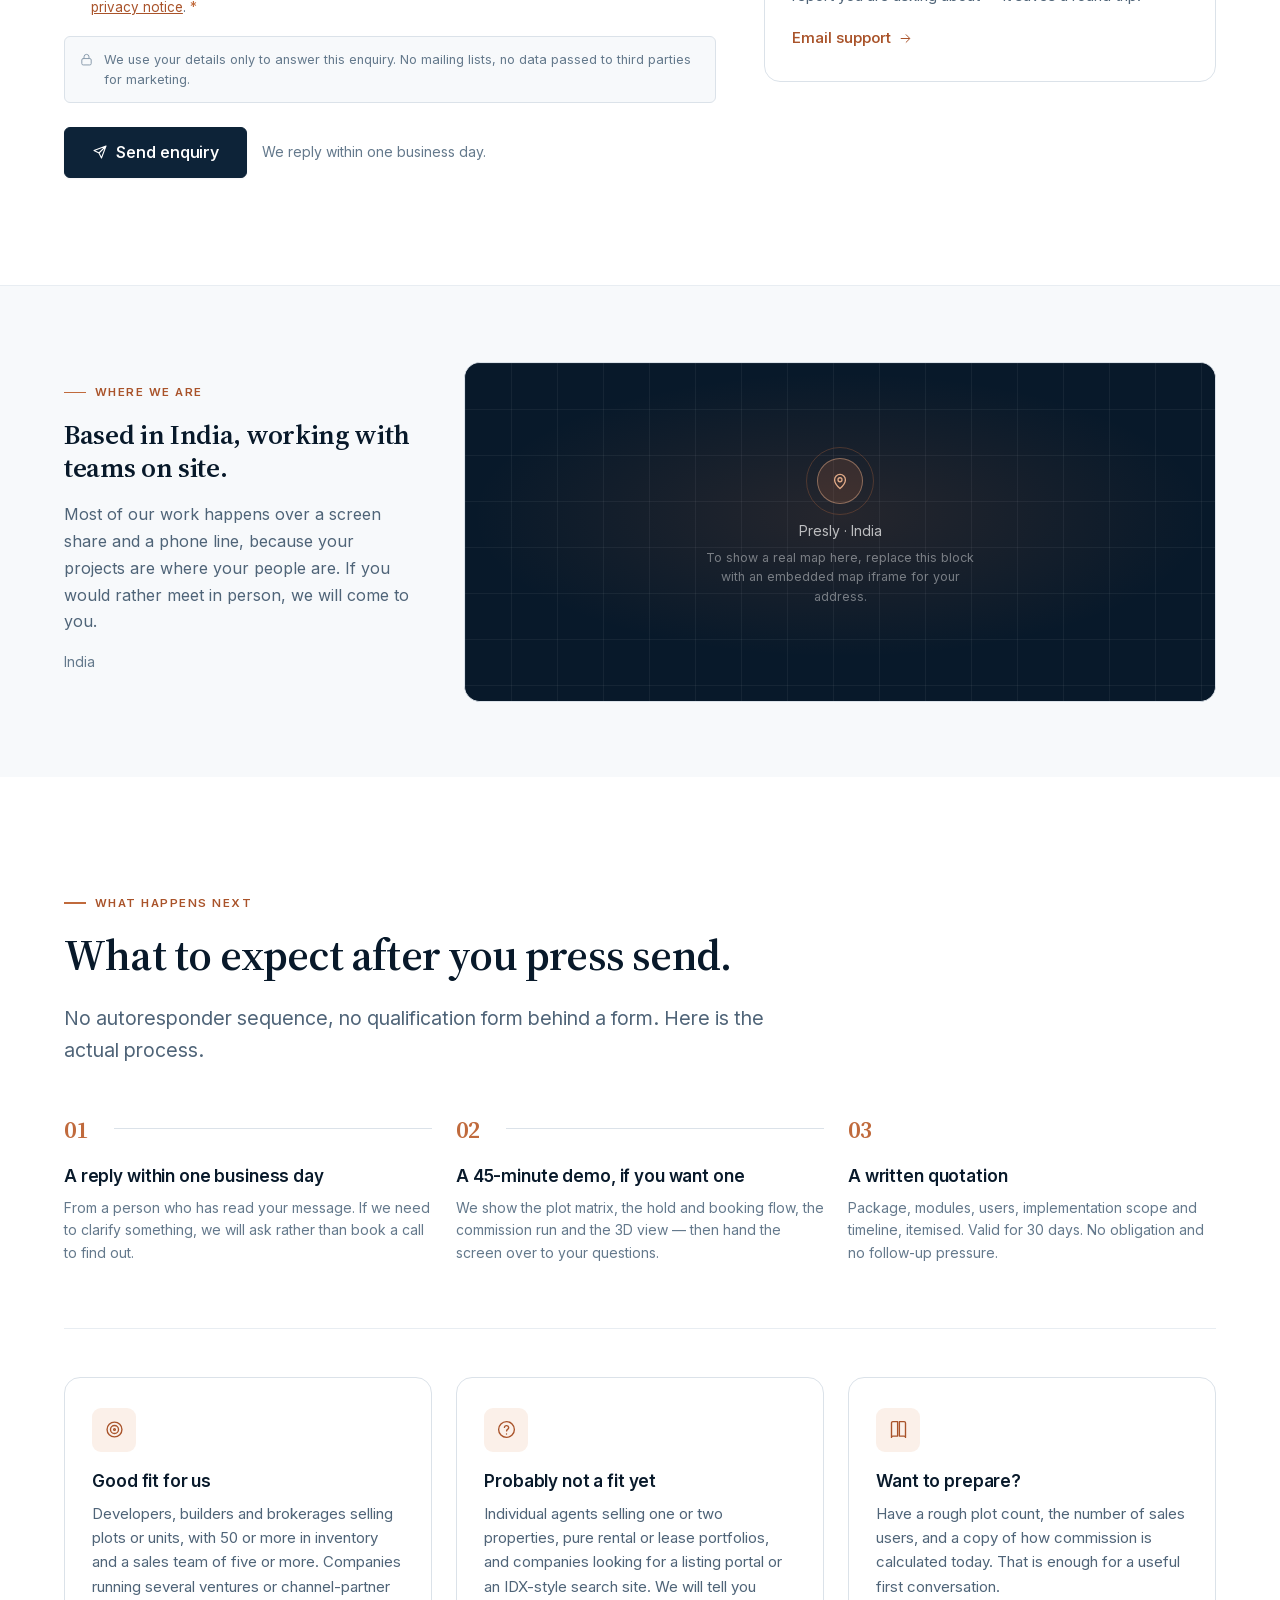
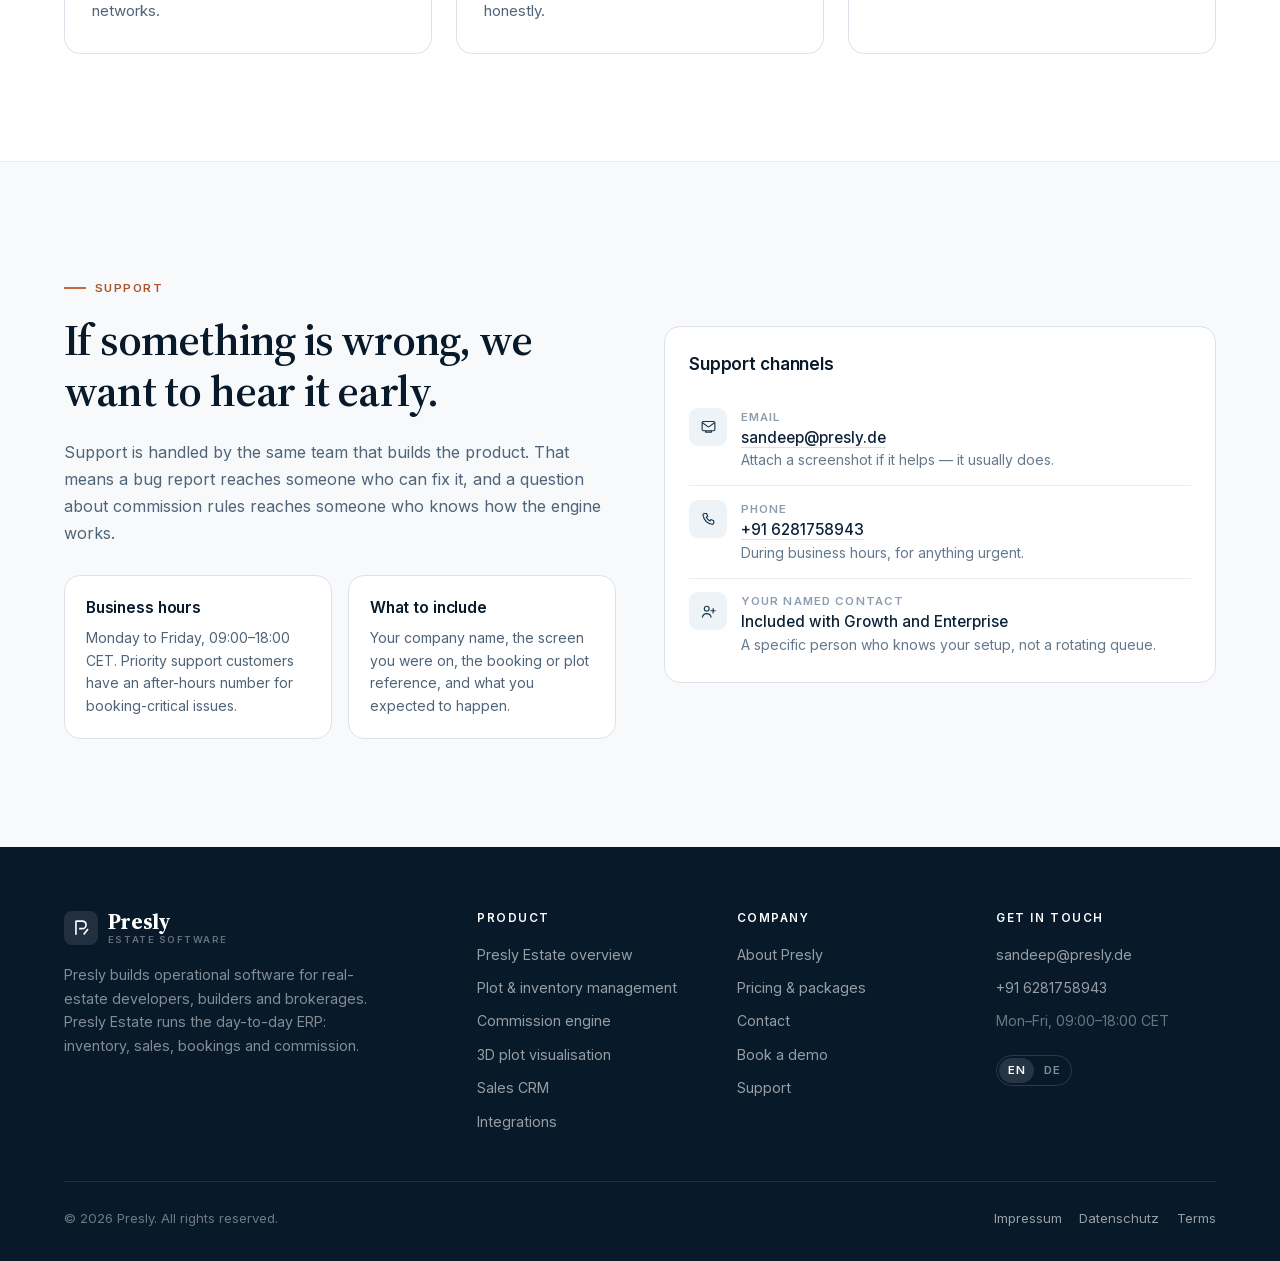
<file: contact.html>
<!DOCTYPE html>
<html lang="en">
<head>
<meta charset="utf-8">
<meta name="viewport" content="width=device-width, initial-scale=1">
<title>Contact Presly — Request a Demo or Pricing | sandeep@presly.de</title>
<meta name="description" content="Talk to the Presly team. Request a demo of Presly Estate, ask for pricing, or get support. Email sandeep@presly.de or call +91 6281758943, Monday to Friday.">
<link rel="canonical" href="https://www.presly.de/contact.html">
<meta name="theme-color" content="#0d2338">
<meta property="og:type" content="website">
<meta property="og:site_name" content="Presly">
<meta property="og:title" content="Contact Presly — Demo, Pricing &amp; Support">
<meta property="og:description" content="Request a demo of Presly Estate, ask for pricing, or get support.">
<meta property="og:url" content="https://www.presly.de/contact.html">
<meta property="og:image" content="https://www.presly.de/assets/img/og-cover.png">
<link rel="icon" href="assets/img/favicon.svg" type="image/svg+xml">
<link rel="stylesheet" href="assets/fonts/fonts.css">
<link rel="stylesheet" href="assets/vendor/bootstrap/bootstrap.min.css">
<link rel="stylesheet" href="assets/css/presly.css">
</head>
<body data-page="contact">
<svg xmlns="http://www.w3.org/2000/svg" style="display:none" aria-hidden="true" focusable="false">
  <defs>
    <!-- Presly mark: a surveyed plot corner, drawn as a monogram P in negative space -->
    <symbol id="i-mark" viewBox="0 0 24 24">
      <path d="M5 20V4.6c0-.33.27-.6.6-.6h7.1c2.9 0 5.05 2.02 5.05 4.72 0 2.7-2.15 4.7-5.05 4.7H10" fill="none" stroke="currentColor" stroke-width="2.05" stroke-linecap="square" stroke-linejoin="miter"/>
      <path d="M15.4 20 19.6 14.6" fill="none" stroke="currentColor" stroke-width="2.05" stroke-linecap="square"/>
    </symbol>

    <symbol id="i-arrow-right" viewBox="0 0 24 24"><path d="M5 12h13M13 6l6 6-6 6"/></symbol>
    <symbol id="i-arrow-up-right" viewBox="0 0 24 24"><path d="M7 17 17 7M8 7h9v9"/></symbol>
    <symbol id="i-arrow-up" viewBox="0 0 24 24"><path d="M12 19V5M6 11l6-6 6 6"/></symbol>
    <symbol id="i-arrow-down" viewBox="0 0 24 24"><path d="M12 5v14M6 13l6 6 6-6"/></symbol>
    <symbol id="i-check" viewBox="0 0 24 24"><path d="m4 12.5 5 5L20 6.5"/></symbol>
    <symbol id="i-check-circle" viewBox="0 0 24 24"><circle cx="12" cy="12" r="9"/><path d="m8 12.4 2.7 2.7L16.2 9.6"/></symbol>
    <symbol id="i-x" viewBox="0 0 24 24"><path d="M18 6 6 18M6 6l12 12"/></symbol>
    <symbol id="i-minus" viewBox="0 0 24 24"><path d="M5 12h14"/></symbol>
    <symbol id="i-menu" viewBox="0 0 24 24"><path d="M3 6h18M3 12h18M3 18h18"/></symbol>
    <symbol id="i-chevron-down" viewBox="0 0 24 24"><path d="m6 9 6 6 6-6"/></symbol>
    <symbol id="i-chevron-right" viewBox="0 0 24 24"><path d="m9 6 6 6-6 6"/></symbol>

    <symbol id="i-building" viewBox="0 0 24 24"><path d="M4 21V6.5L13 3v18M13 10h6.5a.5.5 0 0 1 .5.5V21M4 21h17M8 9h1.5M8 13h1.5M8 17h1.5M16 14h1M16 18h1"/></symbol>
    <symbol id="i-map" viewBox="0 0 24 24"><path d="m3 6.5 6-2.5 6 2.5 6-2.5v13l-6 2.5-6-2.5-6 2.5z"/><path d="M9 4v13M15 6.5v13"/></symbol>
    <symbol id="i-pin" viewBox="0 0 24 24"><path d="M12 21s6.5-5.5 6.5-10.5a6.5 6.5 0 1 0-13 0C5.5 15.5 12 21 12 21Z"/><circle cx="12" cy="10.5" r="2.4"/></symbol>
    <symbol id="i-layers" viewBox="0 0 24 24"><path d="m12 3 8.5 4.5L12 12 3.5 7.5 12 3Z"/><path d="m4 12 8 4.3 8-4.3M4 16.5 12 20.8l8-4.3"/></symbol>
    <symbol id="i-cube" viewBox="0 0 24 24"><path d="M12 2.8 20.5 7v10L12 21.2 3.5 17V7L12 2.8Z"/><path d="M3.7 7.2 12 11.5l8.3-4.3M12 11.5V21"/></symbol>
    <symbol id="i-grid" viewBox="0 0 24 24"><rect x="3.5" y="3.5" width="7" height="7" rx="1.2"/><rect x="13.5" y="3.5" width="7" height="7" rx="1.2"/><rect x="3.5" y="13.5" width="7" height="7" rx="1.2"/><rect x="13.5" y="13.5" width="7" height="7" rx="1.2"/></symbol>
    <symbol id="i-chart" viewBox="0 0 24 24"><path d="M4 20V4M4 20h16"/><path d="M8 17v-5M12.5 17V8M17 17v-7"/></symbol>
    <symbol id="i-trend" viewBox="0 0 24 24"><path d="M4 16.5 9.5 11l3.5 3.5L20 7.5"/><path d="M15 7.5h5v5"/></symbol>
    <symbol id="i-pie" viewBox="0 0 24 24"><path d="M12 3v9h9"/><path d="M20.5 12A8.5 8.5 0 1 1 12 3.5"/></symbol>
    <symbol id="i-users" viewBox="0 0 24 24"><circle cx="9" cy="8" r="3.4"/><path d="M2.8 20a6.2 6.2 0 0 1 12.4 0"/><path d="M16 5.2a3.4 3.4 0 0 1 0 6.6M17.6 20a6.4 6.4 0 0 0-1.6-4.2"/></symbol>
    <symbol id="i-user-plus" viewBox="0 0 24 24"><circle cx="9.5" cy="8" r="3.4"/><path d="M3.4 20a6.2 6.2 0 0 1 12.2 0M18.5 8v6M15.5 11h6"/></symbol>
    <symbol id="i-handshake" viewBox="0 0 24 24"><path d="m11 6 2.2-2.1a2 2 0 0 1 2.8 0l4.4 4.3a2 2 0 0 1 0 2.8L15 16.4a2 2 0 0 1-2.8 0L8 12.2"/><path d="M11 6 7.6 9.4a1.6 1.6 0 0 0 0 2.3l3 3M3 6.5 6.6 3"/></symbol>
    <symbol id="i-calc" viewBox="0 0 24 24"><rect x="4.5" y="2.8" width="15" height="18.4" rx="2.2"/><path d="M8 7h8M8 11.5h1.5M11 11.5h1.5M14 11.5h1.5M8 15h1.5M11 15h1.5M14 15h1.5M8 18h4.5"/></symbol>
    <symbol id="i-receipt" viewBox="0 0 24 24"><path d="M5 3h14v18l-2.3-1.6L14.4 21l-2.4-1.6L9.6 21l-2.3-1.6L5 21z"/><path d="M9 8h6M9 12h6"/></symbol>
    <symbol id="i-wallet" viewBox="0 0 24 24"><path d="M3.5 7.5A2.5 2.5 0 0 1 6 5h11.5A2.5 2.5 0 0 1 20 7.5v9A2.5 2.5 0 0 1 17.5 19H6a2.5 2.5 0 0 1-2.5-2.5z"/><path d="M15 12h5"/></symbol>
    <symbol id="i-calendar" viewBox="0 0 24 24"><rect x="3.5" y="5" width="17" height="15.5" rx="2.2"/><path d="M3.5 9.5h17M8 3.2v3.6M16 3.2v3.6"/><path d="M7.5 13.5h2M11 13.5h2M14.5 13.5h2M7.5 17h2M11 17h2"/></symbol>
    <symbol id="i-clock" viewBox="0 0 24 24"><circle cx="12" cy="12" r="9"/><path d="M12 7v5.3l3.3 2"/></symbol>
    <symbol id="i-bell" viewBox="0 0 24 24"><path d="M6 9a6 6 0 1 1 12 0c0 5 1.6 6.5 2.4 7.2.3.3.1.8-.3.8H3.9c-.4 0-.6-.5-.3-.8C4.4 15.5 6 14 6 9Z"/><path d="M10 20.2a2.2 2.2 0 0 0 4 0"/></symbol>
    <symbol id="i-search" viewBox="0 0 24 24"><circle cx="11" cy="11" r="6.5"/><path d="m16 16 4.5 4.5"/></symbol>
    <symbol id="i-filter" viewBox="0 0 24 24"><path d="M4 5.5h16l-6.2 7.3V19l-3.6 2v-8.2z"/></symbol>
    <symbol id="i-download" viewBox="0 0 24 24"><path d="M12 3.5v11M7.5 10 12 14.5 16.5 10M4.5 19.5h15"/></symbol>
    <symbol id="i-upload" viewBox="0 0 24 24"><path d="M12 15V4M7.5 8.5 12 4l4.5 4.5M4.5 19.5h15"/></symbol>
    <symbol id="i-file" viewBox="0 0 24 24"><path d="M13.5 2.8H7a2 2 0 0 0-2 2v14.4a2 2 0 0 0 2 2h10a2 2 0 0 0 2-2V8.3z"/><path d="M13.5 2.8v5.5H19"/></symbol>
    <symbol id="i-folder" viewBox="0 0 24 24"><path d="M3.5 7.5A2 2 0 0 1 5.5 5.5h3.6l2 2.5h7.4a2 2 0 0 1 2 2v7.5a2 2 0 0 1-2 2h-13a2 2 0 0 1-2-2z"/></symbol>
    <symbol id="i-shield" viewBox="0 0 24 24"><path d="M12 21.5c4.5-2 7-5.3 7-9.8V5.8L12 2.8 5 5.8v5.9c0 4.5 2.5 7.8 7 9.8Z"/><path d="m9 12 2.2 2.2L15.2 10"/></symbol>
    <symbol id="i-lock" viewBox="0 0 24 24"><rect x="4.5" y="10.5" width="15" height="10.2" rx="2.2"/><path d="M8 10.5V7.8a4 4 0 0 1 8 0v2.7"/></symbol>
    <symbol id="i-cloud" viewBox="0 0 24 24"><path d="M7.2 19h10a4.3 4.3 0 0 0 .5-8.6 6 6 0 0 0-11.4-1.6A4.2 4.2 0 0 0 7.2 19Z"/></symbol>
    <symbol id="i-server" viewBox="0 0 24 24"><rect x="3.5" y="4" width="17" height="6.4" rx="1.8"/><rect x="3.5" y="13.6" width="17" height="6.4" rx="1.8"/><path d="M7 7.2h.01M7 16.8h.01"/></symbol>
    <symbol id="i-globe" viewBox="0 0 24 24"><circle cx="12" cy="12" r="9"/><path d="M3.2 12h17.6M12 3a15 15 0 0 1 0 18M12 3a15 15 0 0 0 0 18"/></symbol>
    <symbol id="i-phone" viewBox="0 0 24 24"><path d="M6.2 3.6h3.1l1.6 4-2 1.3a11.5 11.5 0 0 0 5.2 5.2l1.3-2 4 1.6v3.1a2 2 0 0 1-2.2 2A16.4 16.4 0 0 1 4.2 5.8a2 2 0 0 1 2-2.2Z"/></symbol>
    <symbol id="i-mail" viewBox="0 0 24 24"><rect x="3" y="5" width="18" height="14" rx="2.2"/><path d="m3.8 6.6 7.2 5.4a1.7 1.7 0 0 0 2 0l7.2-5.4"/></symbol>
    <symbol id="i-send" viewBox="0 0 24 24"><path d="M21 3 10.5 13.5M21 3l-6.8 18-3.7-7.5L3 9.8 21 3Z"/></symbol>
    <symbol id="i-message" viewBox="0 0 24 24"><path d="M20.5 12a8 8 0 0 1-8 8H4.5l1.7-3.3A8 8 0 1 1 20.5 12Z"/></symbol>
    <symbol id="i-help" viewBox="0 0 24 24"><circle cx="12" cy="12" r="9"/><path d="M9.6 9.4a2.5 2.5 0 0 1 4.9.6c0 1.7-2.4 2-2.4 3.6"/><path d="M12 17.2h.01"/></symbol>
    <symbol id="i-target" viewBox="0 0 24 24"><circle cx="12" cy="12" r="8.5"/><circle cx="12" cy="12" r="4.6"/><circle cx="12" cy="12" r="1"/></symbol>
    <symbol id="i-compass" viewBox="0 0 24 24"><circle cx="12" cy="12" r="9"/><path d="m15.6 8.4-2 5.2-5.2 2 2-5.2z"/></symbol>
    <symbol id="i-sliders" viewBox="0 0 24 24"><path d="M4 7h9M17 7h3M4 12h3M11 12h9M4 17h9M17 17h3"/><circle cx="15" cy="7" r="2"/><circle cx="9" cy="12" r="2"/><circle cx="15" cy="17" r="2"/></symbol>
    <symbol id="i-key" viewBox="0 0 24 24"><circle cx="8" cy="15.5" r="4.2"/><path d="m11 12.5 7.5-7.5M16 7.5 18.5 10M14 9.5l2 2"/></symbol>
    <symbol id="i-tag" viewBox="0 0 24 24"><path d="M11.4 3.5H20v8.6l-8.9 8.9a1.6 1.6 0 0 1-2.3 0l-6.3-6.3a1.6 1.6 0 0 1 0-2.3z"/><path d="M16.2 7.8h.01"/></symbol>
    <symbol id="i-route" viewBox="0 0 24 24"><circle cx="6" cy="6" r="2.6"/><circle cx="18" cy="18" r="2.6"/><path d="M8.6 6H14a3.4 3.4 0 0 1 0 6.8H9.6a3.2 3.2 0 0 0 0 6.4"/></symbol>
    <symbol id="i-refresh" viewBox="0 0 24 24"><path d="M20 12a8 8 0 1 1-2.6-5.9"/><path d="M20 4v4.5h-4.5"/></symbol>
    <symbol id="i-plug" viewBox="0 0 24 24"><path d="M9 3v5M15 3v5M6.5 8h11v3.5a5.5 5.5 0 0 1-11 0z"/><path d="M12 17v4"/></symbol>
    <symbol id="i-code" viewBox="0 0 24 24"><path d="m8.5 8-4 4 4 4M15.5 8l4 4-4 4"/></symbol>
    <symbol id="i-book" viewBox="0 0 24 24"><path d="M4 4.5A1.5 1.5 0 0 1 5.5 3H11v16.5H5.5A1.5 1.5 0 0 0 4 21z"/><path d="M20 4.5A1.5 1.5 0 0 0 18.5 3H13v16.5h5.5A1.5 1.5 0 0 1 20 21z"/></symbol>
    <symbol id="i-play" viewBox="0 0 24 24"><circle cx="12" cy="12" r="9"/><path d="M10.2 8.6 16 12l-5.8 3.4z"/></symbol>
    <symbol id="i-plus" viewBox="0 0 24 24"><path d="M12 5v14M5 12h14"/></symbol>
    <symbol id="i-star" viewBox="0 0 24 24"><path d="m12 3.5 2.7 5.6 6.1.9-4.4 4.3 1 6.1-5.4-2.9-5.4 2.9 1-6.1L3.2 10l6.1-.9z"/></symbol>
    <symbol id="i-quote" viewBox="0 0 24 24"><path d="M9.4 6.5C6.6 7.7 5 10 5 12.6c0 2.1 1.2 3.6 3 3.6 1.6 0 2.7-1.1 2.7-2.6 0-1.4-1-2.4-2.4-2.4h-.5c.2-1.2 1.1-2.3 2.4-3zM19.2 6.5c-2.8 1.2-4.4 3.5-4.4 6.1 0 2.1 1.2 3.6 3 3.6 1.6 0 2.7-1.1 2.7-2.6 0-1.4-1-2.4-2.4-2.4h-.5c.2-1.2 1.1-2.3 2.4-3z"/></symbol>
    <symbol id="i-linkedin" viewBox="0 0 24 24"><rect x="3.5" y="3.5" width="17" height="17" rx="2.4"/><path d="M8 10.5V16M8 7.6v.01M11.6 16v-3.2a2 2 0 0 1 4 0V16"/></symbol>
    <symbol id="i-mail-open" viewBox="0 0 24 24"><path d="M3 6.5A2 2 0 0 1 5 5h14a2 2 0 0 1 2 2v9a2 2 0 0 1-2 2H5a2 2 0 0 1-2-2z"/><path d="M3.5 6.8 11 12.2a1.7 1.7 0 0 0 2 0l7.5-5.4"/><path d="M8 18v2h8v-2"/></symbol>
    <symbol id="i-eye" viewBox="0 0 24 24"><path d="M2.5 12S6 6.5 12 6.5 21.5 12 21.5 12 18 17.5 12 17.5 2.5 12 2.5 12Z"/><circle cx="12" cy="12" r="2.9"/></symbol>
    <symbol id="i-logo-lock" viewBox="0 0 24 24"><path d="M4 21V4.5h7.5a4.4 4.4 0 0 1 0 8.8H8"/><path d="M14.5 21 19 15"/></symbol>
  </defs>
</svg>
<!-- ===================== HEADER ===================== -->
<a class="skip-link" href="#main" style="position:absolute;left:-9999px;top:0;z-index:2000;background:#fff;padding:.6rem 1rem;border-radius:0 0 6px 0;font-weight:600" onfocus="this.style.left='0'" onblur="this.style.left='-9999px'">Skip to content</a>
<header class="site-header" id="siteHeader">
  <div class="shell header-inner">
    <a class="brand" href="index.html" aria-label="Presly — home">
      <span class="brand-mark"><svg viewBox="0 0 24 24" aria-hidden="true" style="color:#fff"><use href="#i-mark"></use></svg></span>
      <span class="brand-text">
        <span class="brand-name">Presly</span>
        <span class="brand-sub">Estate Software</span>
      </span>
    </a>

    <nav class="nav-main" aria-label="Primary">
      <a class="nav-link-p" data-nav="product" href="product.html">Product</a>
      <a class="nav-link-p" data-nav="features" href="features.html">Features</a>
      <a class="nav-link-p" data-nav="pricing" href="pricing.html">Pricing</a>
      <a class="nav-link-p" data-nav="about" href="about.html">Company</a>
      <a class="nav-link-p" data-nav="contact" href="contact.html">Contact</a>
    </nav>

    <div class="header-actions">
      <a class="btn btn-line btn-sm" href="contact.html#demo">
        <svg class="ico" aria-hidden="true"><use href="#i-play"></use></svg>
        Book a demo
      </a>
      <a class="btn btn-ink btn-sm" href="contact.html#quote">Talk to sales</a>
      <button class="nav-toggle" id="navToggle" type="button" aria-expanded="false" aria-controls="mobileNav" aria-label="Open menu">
        <svg class="ico" aria-hidden="true"><use href="#i-menu"></use></svg>
      </button>
    </div>
  </div>

  <div class="mobile-nav" id="mobileNav">
    <div class="shell">
      <a class="m-link" href="product.html">Product</a>
      <a class="m-link" href="features.html">Features</a>
      <a class="m-link" href="pricing.html">Pricing</a>
      <a class="m-link" href="about.html">Company</a>
      <a class="m-link" href="contact.html">Contact</a>
      <div class="m-cta">
        <a class="btn btn-line" href="contact.html#demo">Book a demo</a>
        <a class="btn btn-ink" href="contact.html#quote">Talk to sales</a>
      </div>
    </div>
  </div>
</header>

<main id="main">

  <!-- ================= PAGE HERO ================= -->
  <section class="page-hero">
    <div class="shell">
      <nav class="crumbs" aria-label="Breadcrumb">
        <a href="index.html">Home</a><span class="sep">/</span><span>Contact</span>
      </nav>
      <span class="eyebrow">Contact</span>
      <h1 class="t-h2">Talk to the people who build the software.</h1>
      <p class="t-lead">
        Whether you want a demo, a price, or help with something that is already running
        — you will reach someone who works on Presly, not a call centre.
      </p>

      <div class="hero-cta">
        <a class="btn btn-ink btn-lg" href="#enquiry">
          Send an enquiry
          <svg class="ico" aria-hidden="true"><use href="#i-arrow-right"></use></svg>
        </a>
        <a class="btn btn-line btn-lg" href="mailto:sandeep@presly.de">
          <svg class="ico" aria-hidden="true"><use href="#i-mail"></use></svg>
          sandeep@presly.de
        </a>
      </div>
    </div>
  </section>

  <!-- ================= CONTACT LAYOUT =================
       #enquiry and #quote are the same section — every "Request pricing" link
       across the site points here at #quote, and every "Send an enquiry" link
       at #enquiry. Both anchors must exist. -->
  <section class="section" id="enquiry">
    <span id="quote" style="display:block;position:relative;top:-88px" aria-hidden="true"></span>
    <div class="shell">
      <div class="row g-5">

        <!-- ---------- FORM ---------- -->
        <div class="col-lg-7">
          <span class="eyebrow">Send us a message</span>
          <h2 class="t-h3" style="margin-bottom:.6rem">Tell us what you need</h2>
          <p class="t-body" style="margin-bottom:1.9rem">
            The more context you give, the more useful our first reply will be. Fields
            marked <span style="color:var(--clay-500)">*</span> are required.
          </p>

          <div class="form-success" id="formSuccess" role="status" aria-live="polite">
            <svg class="ico" aria-hidden="true"><use href="#i-check-circle"></use></svg>
            <span>
              <strong>Thank you — your message is ready to send.</strong><br>
              Your email client should have opened with the details filled in. If it did
              not, please write to
              <a href="mailto:sandeep@presly.de" style="color:var(--green-600)">sandeep@presly.de</a>
              directly. We reply within one business day.
            </span>
          </div>

          <form id="contactForm" novalidate style="margin-top:1.6rem">
            <div class="form-row">
              <div class="form-field">
                <label class="form-label-p" for="firstName">First name <span class="req">*</span></label>
                <input class="form-control-p" type="text" id="firstName" name="firstName" required autocomplete="given-name" placeholder="Anita">
              </div>
              <div class="form-field">
                <label class="form-label-p" for="lastName">Last name <span class="req">*</span></label>
                <input class="form-control-p" type="text" id="lastName" name="lastName" required autocomplete="family-name" placeholder="Keller">
              </div>
            </div>

            <div class="form-row">
              <div class="form-field">
                <label class="form-label-p" for="email">Work email <span class="req">*</span></label>
                <input class="form-control-p" type="email" id="email" name="email" required autocomplete="email" placeholder="anita@yourcompany.com">
              </div>
              <div class="form-field">
                <label class="form-label-p" for="phone">Phone</label>
                <input class="form-control-p" type="tel" id="phone" name="phone" autocomplete="tel" placeholder="+91 …">
              </div>
            </div>

            <div class="form-row">
              <div class="form-field">
                <label class="form-label-p" for="company">Company <span class="req">*</span></label>
                <input class="form-control-p" type="text" id="company" name="company" required autocomplete="organization" placeholder="Your company name">
              </div>
              <div class="form-field">
                <label class="form-label-p" for="country">Country / region</label>
                <input class="form-control-p" type="text" id="country" name="country" autocomplete="country-name" placeholder="India">
              </div>
            </div>

            <div class="form-row">
              <div class="form-field">
                <label class="form-label-p" for="size">Company size</label>
                <select class="form-control-p" id="size" name="size">
                  <option value="">Select one</option>
                  <option>1–10 people</option>
                  <option>11–50 people</option>
                  <option>51–200 people</option>
                  <option>201–500 people</option>
                  <option>More than 500 people</option>
                </select>
              </div>
              <div class="form-field">
                <label class="form-label-p" for="portfolio">Inventory under management</label>
                <select class="form-control-p" id="portfolio" name="portfolio">
                  <option value="">Select one</option>
                  <option>Under 100 plots or units</option>
                  <option>100 – 500 plots or units</option>
                  <option>500 – 2,000 plots or units</option>
                  <option>2,000 – 10,000 plots or units</option>
                  <option>More than 10,000 plots or units</option>
                </select>
              </div>
            </div>

            <div class="form-field">
              <label class="form-label-p" for="interest">What are you contacting us about? <span class="req">*</span></label>
              <select class="form-control-p" id="interest" name="interest" required>
                <option value="">Select one</option>
                <option>Book a product demo</option>
                <option>Request pricing for a package</option>
                <option>Implementation or onboarding question</option>
                <option>Commission rules and custom configuration</option>
                <option>Integration with our existing systems</option>
                <option>On-premise or private-cloud deployment</option>
                <option>Support for an existing installation</option>
                <option>Partnership or reseller enquiry</option>
                <option>Something else</option>
              </select>
            </div>

            <div class="form-field">
              <label class="form-label-p" for="message">Your message <span class="req">*</span></label>
              <textarea class="form-control-p" id="message" name="message" required placeholder="How many projects and plots do you manage today? How does your team sell — in-house agents, channel partners, or both? What are you using now?"></textarea>
              <p class="form-hint">Useful to include: number of projects, approximate plot count, number of sales users, and how commission is calculated today.</p>
            </div>

            <div class="form-field">
              <label class="check-p" for="consent">
                <input type="checkbox" id="consent" name="consent" required>
                <span>
                  I agree that Presly may store and use these details to respond to my
                  enquiry, as described in the
                  <a href="datenschutz.html">privacy notice</a>. <span style="color:var(--clay-500)">*</span>
                </span>
              </label>
            </div>

            <div class="form-note" style="margin-bottom:1.5rem">
              <svg class="ico" aria-hidden="true"><use href="#i-lock"></use></svg>
              <span>
                We use your details only to answer this enquiry. No mailing lists, no
                data passed to third parties for marketing.
              </span>
            </div>

            <div style="display:flex;flex-wrap:wrap;gap:.9rem;align-items:center">
              <button class="btn btn-ink btn-lg" type="submit">
                <svg class="ico" aria-hidden="true"><use href="#i-send"></use></svg>
                Send enquiry
              </button>
              <span class="t-small">We reply within one business day.</span>
            </div>
          </form>
        </div>

        <!-- ---------- DETAILS ---------- -->
        <div class="col-lg-5">
          <div class="aside-sticky">
            <div class="contact-card">
              <h2 class="t-h4" style="margin-bottom:1.1rem">Reach us directly</h2>

              <div class="contact-line">
                <span class="contact-ico"><svg class="ico" aria-hidden="true"><use href="#i-mail"></use></svg></span>
                <div>
                  <div class="contact-k">General &amp; sales</div>
                  <div class="contact-v"><a href="mailto:sandeep@presly.de">sandeep@presly.de</a></div>
                </div>
              </div>

              <div class="contact-line">
                <span class="contact-ico"><svg class="ico" aria-hidden="true"><use href="#i-phone"></use></svg></span>
                <div>
                  <div class="contact-k">Phone</div>
                  <div class="contact-v"><a href="tel:+916281758943">+91 6281758943</a></div>
                </div>
              </div>

              <div class="contact-line">
                <span class="contact-ico"><svg class="ico" aria-hidden="true"><use href="#i-pin"></use></svg></span>
                <div>
                  <div class="contact-k">Office</div>
                  <div class="contact-v">
                    Presly<br>
                    India
                  </div>
                </div>
              </div>

              <div class="contact-line">
                <span class="contact-ico"><svg class="ico" aria-hidden="true"><use href="#i-clock"></use></svg></span>
                <div>
                  <div class="contact-k">Hours</div>
                  <div class="contact-v">Monday to Friday<br><span class="t-small">09:00 – 18:00 CET</span></div>
                </div>
              </div>
            </div>

            <div class="card-p" style="margin-top:1.5rem">
              <span class="card-ico is-green"><svg class="ico" aria-hidden="true"><use href="#i-play"></use></svg></span>
              <h3 class="t-h4">Book a demo instead</h3>
              <p style="margin-bottom:1rem">
                Forty-five minutes, screen shared, your questions first. We will show the
                plot matrix, the booking flow and the commission run, and you can judge
                whether it fits.
              </p>
              <a class="link-arrow" href="#demo">
                What the demo covers
                <svg class="ico" aria-hidden="true"><use href="#i-arrow-right"></use></svg>
              </a>
            </div>

            <div class="card-p" style="margin-top:1.5rem">
              <span class="card-ico is-amber"><svg class="ico" aria-hidden="true"><use href="#i-help"></use></svg></span>
              <h3 class="t-h4">Existing customer support</h3>
              <p style="margin-bottom:1rem">
                Already running Presly Estate? Include your company name and, if you have
                it, the reference of the booking or report you are asking about — it saves
                a round trip.
              </p>
              <a class="link-arrow" href="mailto:sandeep@presly.de?subject=Support%20request">
                Email support
                <svg class="ico" aria-hidden="true"><use href="#i-arrow-right"></use></svg>
              </a>
            </div>
          </div>
        </div>

      </div>
    </div>
  </section>

  <!-- ================= MAP ================= -->
  <section class="section-tight bg-paper2 section-rule">
    <div class="shell">
      <div class="row g-5 align-items-center">
        <div class="col-lg-4">
          <span class="eyebrow">Where we are</span>
          <h2 class="t-h3">Based in India, working with teams on site.</h2>
          <p class="t-body" style="margin-top:1rem">
            Most of our work happens over a screen share and a phone line, because your
            projects are where your people are. If you would rather meet in person, we
            will come to you.
          </p>
          <p class="t-small" style="margin-top:1rem">
            India
          </p>
        </div>
        <div class="col-lg-8">
          <div class="map-frame">
            <div class="map-placeholder">
              <div>
                <div class="map-pin"><svg class="ico" aria-hidden="true"><use href="#i-pin"></use></svg></div>
                <p class="t-small" style="color:rgba(255,255,255,.7);margin-bottom:.35rem">
                  Presly · India
                </p>
                <p class="t-tiny" style="color:rgba(255,255,255,.42);margin:0;max-width:34ch;margin-inline:auto">
                  To show a real map here, replace this block with an embedded map iframe
                  for your address.
                </p>
              </div>
            </div>
          </div>
        </div>
      </div>
    </div>
  </section>

  <!-- ================= WHAT HAPPENS NEXT ================= -->
  <section class="section" id="demo">
    <div class="shell">
      <div class="section-head">
        <span class="eyebrow">What happens next</span>
        <h2 class="t-h2">What to expect after you press send.</h2>
        <p class="t-lead">
          No autoresponder sequence, no qualification form behind a form. Here is the
          actual process.
        </p>
      </div>

      <div class="flow">
        <div class="flow-step">
          <h3 class="t-h4">A reply within one business day</h3>
          <p class="t-small">From a person who has read your message. If we need to clarify something, we will ask rather than book a call to find out.</p>
        </div>
        <div class="flow-step">
          <h3 class="t-h4">A 45-minute demo, if you want one</h3>
          <p class="t-small">We show the plot matrix, the hold and booking flow, the commission run and the 3D view — then hand the screen over to your questions.</p>
        </div>
        <div class="flow-step">
          <h3 class="t-h4">A written quotation</h3>
          <p class="t-small">Package, modules, users, implementation scope and timeline, itemised. Valid for 30 days. No obligation and no follow-up pressure.</p>
        </div>
      </div>

      <hr class="divider">

      <div class="grid-3">
        <div class="card-p reveal">
          <span class="card-ico is-clay"><svg class="ico" aria-hidden="true"><use href="#i-target"></use></svg></span>
          <h3 class="t-h4">Good fit for us</h3>
          <p>Developers, builders and brokerages selling plots or units, with 50 or more in inventory and a sales team of five or more. Companies running several ventures or channel-partner networks.</p>
        </div>
        <div class="card-p reveal">
          <span class="card-ico is-clay"><svg class="ico" aria-hidden="true"><use href="#i-help"></use></svg></span>
          <h3 class="t-h4">Probably not a fit yet</h3>
          <p>Individual agents selling one or two properties, pure rental or lease portfolios, and companies looking for a listing portal or an IDX-style search site. We will tell you honestly.</p>
        </div>
        <div class="card-p reveal">
          <span class="card-ico is-clay"><svg class="ico" aria-hidden="true"><use href="#i-book"></use></svg></span>
          <h3 class="t-h4">Want to prepare?</h3>
          <p>Have a rough plot count, the number of sales users, and a copy of how commission is calculated today. That is enough for a useful first conversation.</p>
        </div>
      </div>
    </div>
  </section>

  <!-- ================= SUPPORT ================= -->
  <section class="section bg-paper2 section-rule" id="support">
    <div class="shell">
      <div class="row g-5 align-items-center">
        <div class="col-lg-6">
          <span class="eyebrow">Support</span>
          <h2 class="t-h2">If something is wrong, we want to hear it early.</h2>
          <p class="t-body" style="margin-top:1.1rem">
            Support is handled by the same team that builds the product. That means a bug
            report reaches someone who can fix it, and a question about commission rules
            reaches someone who knows how the engine works.
          </p>
          <div class="grid-2-tight" style="margin-top:1.8rem">
            <div class="card-p" style="padding:1.3rem">
              <h3 class="t-h4" style="font-size:.98rem">Business hours</h3>
              <p style="font-size:.875rem">Monday to Friday, 09:00–18:00 CET. Priority support customers have an after-hours number for booking-critical issues.</p>
            </div>
            <div class="card-p" style="padding:1.3rem">
              <h3 class="t-h4" style="font-size:.98rem">What to include</h3>
              <p style="font-size:.875rem">Your company name, the screen you were on, the booking or plot reference, and what you expected to happen.</p>
            </div>
          </div>
        </div>
        <div class="col-lg-6">
          <div class="contact-card">
            <h3 class="t-h4" style="margin-bottom:1.1rem">Support channels</h3>
            <div class="contact-line">
              <span class="contact-ico"><svg class="ico" aria-hidden="true"><use href="#i-mail-open"></use></svg></span>
              <div>
                <div class="contact-k">Email</div>
                <div class="contact-v"><a href="mailto:sandeep@presly.de?subject=Support%20request">sandeep@presly.de</a></div>
                <div class="t-small">Attach a screenshot if it helps — it usually does.</div>
              </div>
            </div>
            <div class="contact-line">
              <span class="contact-ico"><svg class="ico" aria-hidden="true"><use href="#i-phone"></use></svg></span>
              <div>
                <div class="contact-k">Phone</div>
                <div class="contact-v"><a href="tel:+916281758943">+91 6281758943</a></div>
                <div class="t-small">During business hours, for anything urgent.</div>
              </div>
            </div>
            <div class="contact-line">
              <span class="contact-ico"><svg class="ico" aria-hidden="true"><use href="#i-user-plus"></use></svg></span>
              <div>
                <div class="contact-k">Your named contact</div>
                <div class="contact-v">Included with Growth and Enterprise</div>
                <div class="t-small">A specific person who knows your setup, not a rotating queue.</div>
              </div>
            </div>
          </div>
        </div>
      </div>
    </div>
  </section>

</main>

<!-- ===================== FOOTER ===================== -->
<footer class="site-footer">
  <div class="shell">
    <div class="footer-grid">
      <div class="footer-brand">
        <a class="brand" href="index.html">
          <span class="brand-mark"><svg viewBox="0 0 24 24" aria-hidden="true" style="color:#fff"><use href="#i-mark"></use></svg></span>
          <span class="brand-text">
            <span class="brand-name">Presly</span>
            <span class="brand-sub">Estate Software</span>
          </span>
        </a>
        <p class="footer-about">
          Presly builds operational software for real-estate developers, builders and
          brokerages. Presly Estate runs the day-to-day ERP: inventory, sales, bookings
          and commission.
        </p>
      </div>

      <div>
        <h4>Product</h4>
        <ul class="footer-links">
          <li><a href="product.html">Presly Estate overview</a></li>
          <li><a href="features.html#inventory">Plot &amp; inventory management</a></li>
          <li><a href="features.html#commission">Commission engine</a></li>
          <li><a href="features.html#visualisation">3D plot visualisation</a></li>
          <li><a href="features.html#crm">Sales CRM</a></li>
          <li><a href="features.html#integrations">Integrations</a></li>
        </ul>
      </div>

      <div>
        <h4>Company</h4>
        <ul class="footer-links">
          <li><a href="about.html">About Presly</a></li>
          <li><a href="pricing.html">Pricing &amp; packages</a></li>
          <li><a href="contact.html">Contact</a></li>
          <li><a href="contact.html#demo">Book a demo</a></li>
          <li><a href="contact.html#support">Support</a></li>
        </ul>
      </div>

      <div>
        <h4>Get in touch</h4>
        <ul class="footer-links">
          <li><a href="mailto:sandeep@presly.de">sandeep@presly.de</a></li>
          <li><a href="tel:+916281758943">+91 6281758943</a></li>
          <li><span style="color:rgba(255,255,255,.4)">Mon–Fri, 09:00–18:00 CET</span></li>
        </ul>
        <div style="margin-top:1.4rem">
          <div class="lang-switch" role="group" aria-label="Language">
            <span class="is-on">EN</span>
            <a href="index.html" hreflang="de" title="German version coming soon">DE</a>
          </div>
        </div>
      </div>
    </div>

    <div class="footer-bottom">
      <span>© <span id="year">2025</span> Presly. All rights reserved.</span>
      <nav class="footer-legal-links" aria-label="Legal">
        <a href="impressum.html">Impressum</a>
        <a href="datenschutz.html">Datenschutz</a>
        <a href="impressum.html#terms">Terms</a>
      </nav>
    </div>
  </div>
</footer>

<script src="assets/vendor/bootstrap/bootstrap.bundle.min.js" defer></script>
<script src="assets/js/main.js" defer></script>
</body>
</html>
</file>
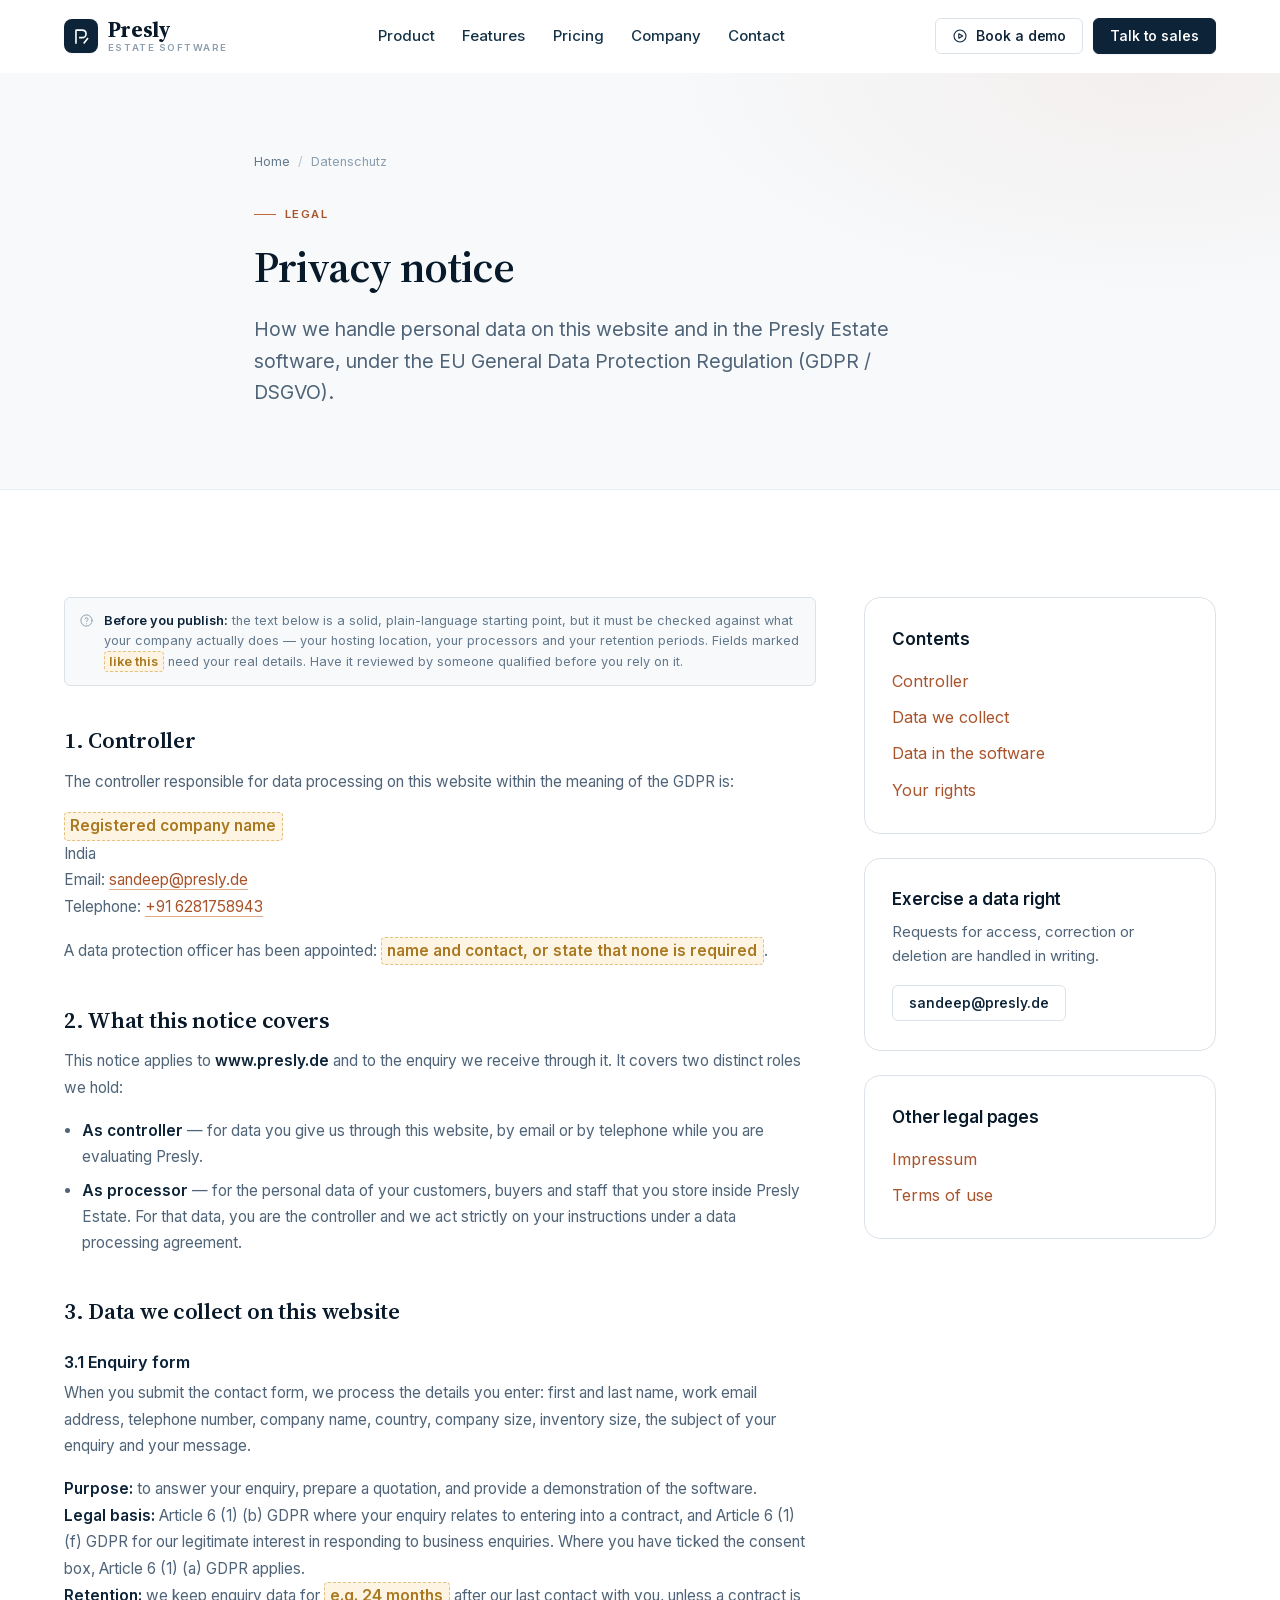
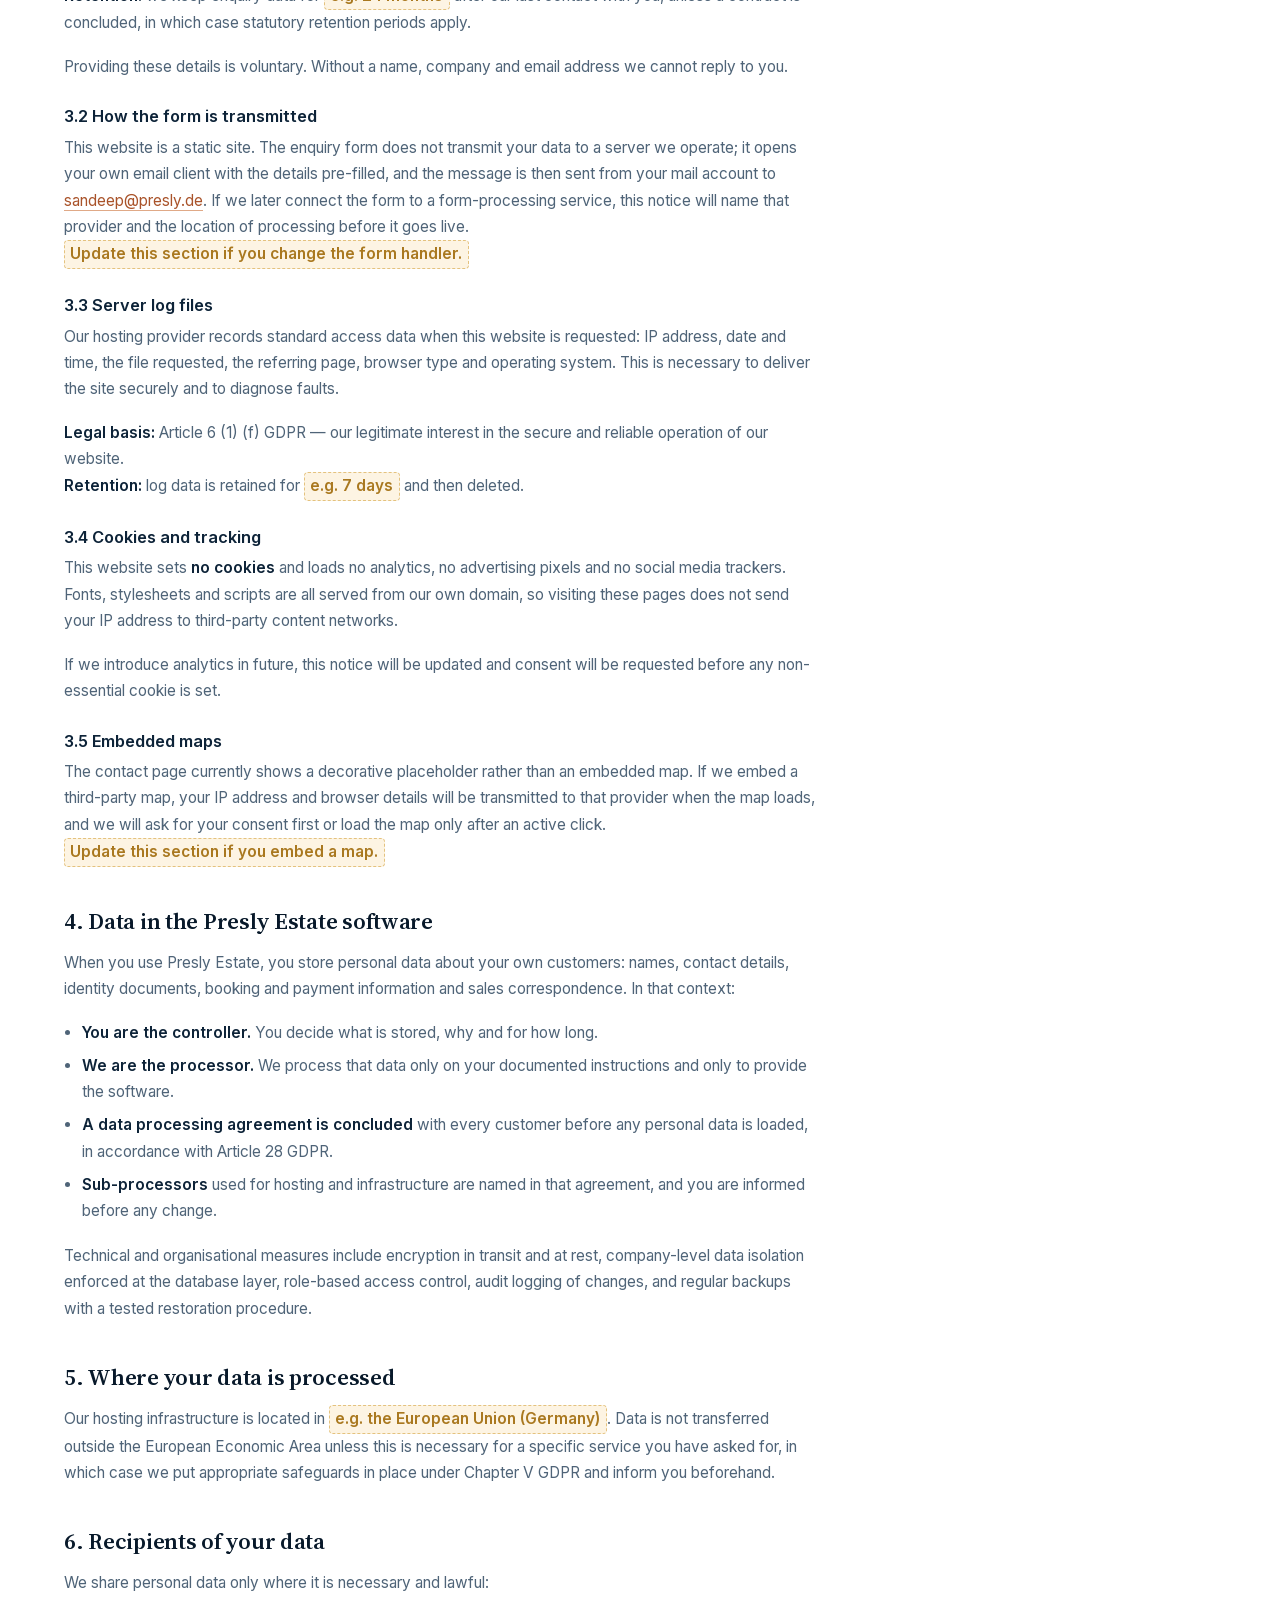
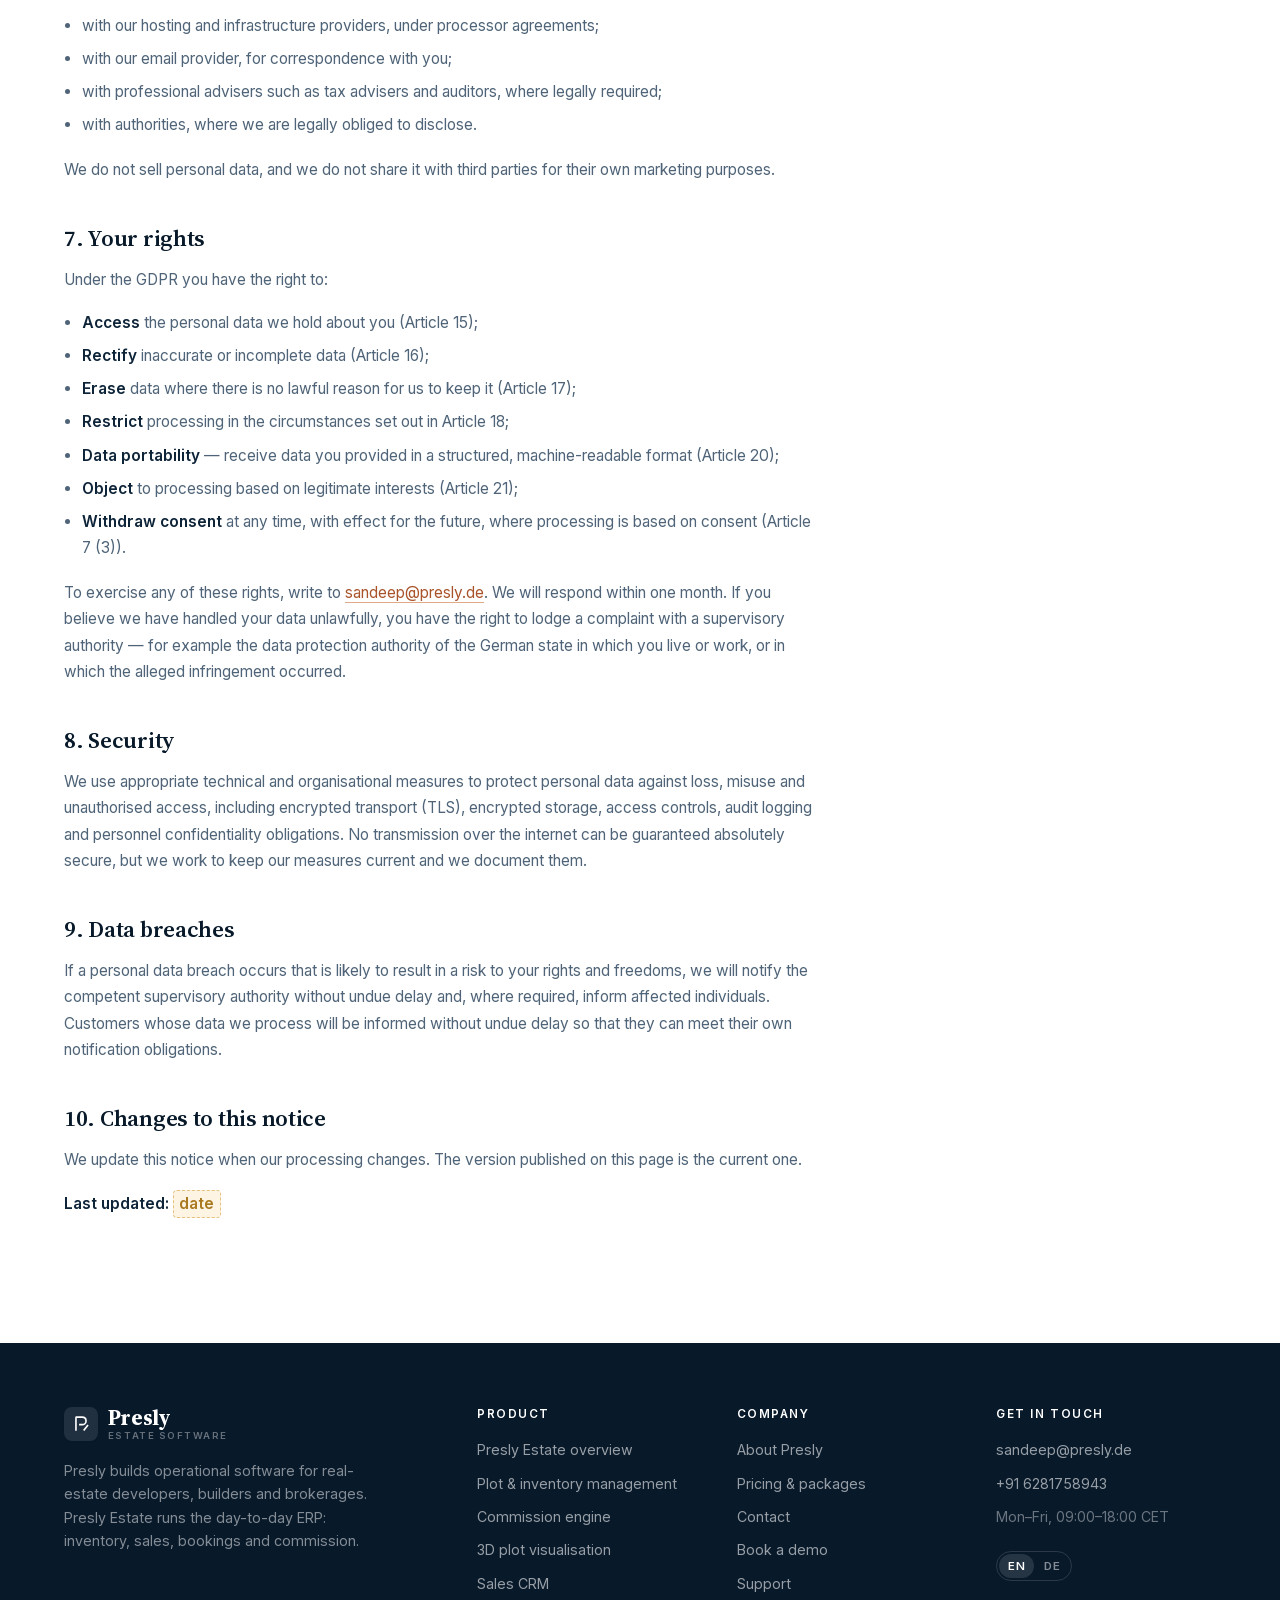
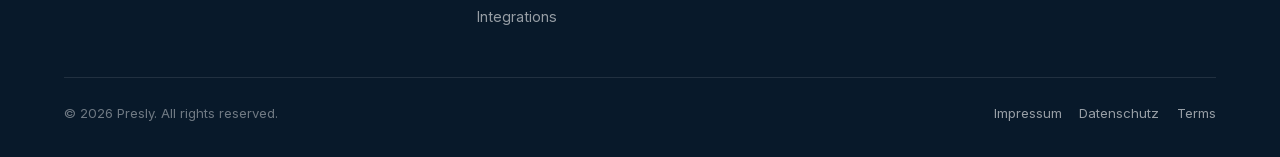
<file: datenschutz.html>
<!DOCTYPE html>
<html lang="en">
<head>
<meta charset="utf-8">
<meta name="viewport" content="width=device-width, initial-scale=1">
<title>Privacy Notice (Datenschutz) — Presly</title>
<meta name="description" content="How Presly collects, uses and protects personal data on this website and in the Presly Estate software, in accordance with the GDPR.">
<link rel="canonical" href="https://www.presly.de/datenschutz.html">
<meta name="robots" content="noindex, follow">
<meta name="theme-color" content="#0d2338">
<link rel="icon" href="assets/img/favicon.svg" type="image/svg+xml">
<link rel="stylesheet" href="assets/fonts/fonts.css">
<link rel="stylesheet" href="assets/vendor/bootstrap/bootstrap.min.css">
<link rel="stylesheet" href="assets/css/presly.css">
</head>
<body data-page="datenschutz">
<svg xmlns="http://www.w3.org/2000/svg" style="display:none" aria-hidden="true" focusable="false">
  <defs>
    <!-- Presly mark: a surveyed plot corner, drawn as a monogram P in negative space -->
    <symbol id="i-mark" viewBox="0 0 24 24">
      <path d="M5 20V4.6c0-.33.27-.6.6-.6h7.1c2.9 0 5.05 2.02 5.05 4.72 0 2.7-2.15 4.7-5.05 4.7H10" fill="none" stroke="currentColor" stroke-width="2.05" stroke-linecap="square" stroke-linejoin="miter"/>
      <path d="M15.4 20 19.6 14.6" fill="none" stroke="currentColor" stroke-width="2.05" stroke-linecap="square"/>
    </symbol>

    <symbol id="i-arrow-right" viewBox="0 0 24 24"><path d="M5 12h13M13 6l6 6-6 6"/></symbol>
    <symbol id="i-arrow-up-right" viewBox="0 0 24 24"><path d="M7 17 17 7M8 7h9v9"/></symbol>
    <symbol id="i-arrow-up" viewBox="0 0 24 24"><path d="M12 19V5M6 11l6-6 6 6"/></symbol>
    <symbol id="i-arrow-down" viewBox="0 0 24 24"><path d="M12 5v14M6 13l6 6 6-6"/></symbol>
    <symbol id="i-check" viewBox="0 0 24 24"><path d="m4 12.5 5 5L20 6.5"/></symbol>
    <symbol id="i-check-circle" viewBox="0 0 24 24"><circle cx="12" cy="12" r="9"/><path d="m8 12.4 2.7 2.7L16.2 9.6"/></symbol>
    <symbol id="i-x" viewBox="0 0 24 24"><path d="M18 6 6 18M6 6l12 12"/></symbol>
    <symbol id="i-minus" viewBox="0 0 24 24"><path d="M5 12h14"/></symbol>
    <symbol id="i-menu" viewBox="0 0 24 24"><path d="M3 6h18M3 12h18M3 18h18"/></symbol>
    <symbol id="i-chevron-down" viewBox="0 0 24 24"><path d="m6 9 6 6 6-6"/></symbol>
    <symbol id="i-chevron-right" viewBox="0 0 24 24"><path d="m9 6 6 6-6 6"/></symbol>

    <symbol id="i-building" viewBox="0 0 24 24"><path d="M4 21V6.5L13 3v18M13 10h6.5a.5.5 0 0 1 .5.5V21M4 21h17M8 9h1.5M8 13h1.5M8 17h1.5M16 14h1M16 18h1"/></symbol>
    <symbol id="i-map" viewBox="0 0 24 24"><path d="m3 6.5 6-2.5 6 2.5 6-2.5v13l-6 2.5-6-2.5-6 2.5z"/><path d="M9 4v13M15 6.5v13"/></symbol>
    <symbol id="i-pin" viewBox="0 0 24 24"><path d="M12 21s6.5-5.5 6.5-10.5a6.5 6.5 0 1 0-13 0C5.5 15.5 12 21 12 21Z"/><circle cx="12" cy="10.5" r="2.4"/></symbol>
    <symbol id="i-layers" viewBox="0 0 24 24"><path d="m12 3 8.5 4.5L12 12 3.5 7.5 12 3Z"/><path d="m4 12 8 4.3 8-4.3M4 16.5 12 20.8l8-4.3"/></symbol>
    <symbol id="i-cube" viewBox="0 0 24 24"><path d="M12 2.8 20.5 7v10L12 21.2 3.5 17V7L12 2.8Z"/><path d="M3.7 7.2 12 11.5l8.3-4.3M12 11.5V21"/></symbol>
    <symbol id="i-grid" viewBox="0 0 24 24"><rect x="3.5" y="3.5" width="7" height="7" rx="1.2"/><rect x="13.5" y="3.5" width="7" height="7" rx="1.2"/><rect x="3.5" y="13.5" width="7" height="7" rx="1.2"/><rect x="13.5" y="13.5" width="7" height="7" rx="1.2"/></symbol>
    <symbol id="i-chart" viewBox="0 0 24 24"><path d="M4 20V4M4 20h16"/><path d="M8 17v-5M12.5 17V8M17 17v-7"/></symbol>
    <symbol id="i-trend" viewBox="0 0 24 24"><path d="M4 16.5 9.5 11l3.5 3.5L20 7.5"/><path d="M15 7.5h5v5"/></symbol>
    <symbol id="i-pie" viewBox="0 0 24 24"><path d="M12 3v9h9"/><path d="M20.5 12A8.5 8.5 0 1 1 12 3.5"/></symbol>
    <symbol id="i-users" viewBox="0 0 24 24"><circle cx="9" cy="8" r="3.4"/><path d="M2.8 20a6.2 6.2 0 0 1 12.4 0"/><path d="M16 5.2a3.4 3.4 0 0 1 0 6.6M17.6 20a6.4 6.4 0 0 0-1.6-4.2"/></symbol>
    <symbol id="i-user-plus" viewBox="0 0 24 24"><circle cx="9.5" cy="8" r="3.4"/><path d="M3.4 20a6.2 6.2 0 0 1 12.2 0M18.5 8v6M15.5 11h6"/></symbol>
    <symbol id="i-handshake" viewBox="0 0 24 24"><path d="m11 6 2.2-2.1a2 2 0 0 1 2.8 0l4.4 4.3a2 2 0 0 1 0 2.8L15 16.4a2 2 0 0 1-2.8 0L8 12.2"/><path d="M11 6 7.6 9.4a1.6 1.6 0 0 0 0 2.3l3 3M3 6.5 6.6 3"/></symbol>
    <symbol id="i-calc" viewBox="0 0 24 24"><rect x="4.5" y="2.8" width="15" height="18.4" rx="2.2"/><path d="M8 7h8M8 11.5h1.5M11 11.5h1.5M14 11.5h1.5M8 15h1.5M11 15h1.5M14 15h1.5M8 18h4.5"/></symbol>
    <symbol id="i-receipt" viewBox="0 0 24 24"><path d="M5 3h14v18l-2.3-1.6L14.4 21l-2.4-1.6L9.6 21l-2.3-1.6L5 21z"/><path d="M9 8h6M9 12h6"/></symbol>
    <symbol id="i-wallet" viewBox="0 0 24 24"><path d="M3.5 7.5A2.5 2.5 0 0 1 6 5h11.5A2.5 2.5 0 0 1 20 7.5v9A2.5 2.5 0 0 1 17.5 19H6a2.5 2.5 0 0 1-2.5-2.5z"/><path d="M15 12h5"/></symbol>
    <symbol id="i-calendar" viewBox="0 0 24 24"><rect x="3.5" y="5" width="17" height="15.5" rx="2.2"/><path d="M3.5 9.5h17M8 3.2v3.6M16 3.2v3.6"/><path d="M7.5 13.5h2M11 13.5h2M14.5 13.5h2M7.5 17h2M11 17h2"/></symbol>
    <symbol id="i-clock" viewBox="0 0 24 24"><circle cx="12" cy="12" r="9"/><path d="M12 7v5.3l3.3 2"/></symbol>
    <symbol id="i-bell" viewBox="0 0 24 24"><path d="M6 9a6 6 0 1 1 12 0c0 5 1.6 6.5 2.4 7.2.3.3.1.8-.3.8H3.9c-.4 0-.6-.5-.3-.8C4.4 15.5 6 14 6 9Z"/><path d="M10 20.2a2.2 2.2 0 0 0 4 0"/></symbol>
    <symbol id="i-search" viewBox="0 0 24 24"><circle cx="11" cy="11" r="6.5"/><path d="m16 16 4.5 4.5"/></symbol>
    <symbol id="i-filter" viewBox="0 0 24 24"><path d="M4 5.5h16l-6.2 7.3V19l-3.6 2v-8.2z"/></symbol>
    <symbol id="i-download" viewBox="0 0 24 24"><path d="M12 3.5v11M7.5 10 12 14.5 16.5 10M4.5 19.5h15"/></symbol>
    <symbol id="i-upload" viewBox="0 0 24 24"><path d="M12 15V4M7.5 8.5 12 4l4.5 4.5M4.5 19.5h15"/></symbol>
    <symbol id="i-file" viewBox="0 0 24 24"><path d="M13.5 2.8H7a2 2 0 0 0-2 2v14.4a2 2 0 0 0 2 2h10a2 2 0 0 0 2-2V8.3z"/><path d="M13.5 2.8v5.5H19"/></symbol>
    <symbol id="i-folder" viewBox="0 0 24 24"><path d="M3.5 7.5A2 2 0 0 1 5.5 5.5h3.6l2 2.5h7.4a2 2 0 0 1 2 2v7.5a2 2 0 0 1-2 2h-13a2 2 0 0 1-2-2z"/></symbol>
    <symbol id="i-shield" viewBox="0 0 24 24"><path d="M12 21.5c4.5-2 7-5.3 7-9.8V5.8L12 2.8 5 5.8v5.9c0 4.5 2.5 7.8 7 9.8Z"/><path d="m9 12 2.2 2.2L15.2 10"/></symbol>
    <symbol id="i-lock" viewBox="0 0 24 24"><rect x="4.5" y="10.5" width="15" height="10.2" rx="2.2"/><path d="M8 10.5V7.8a4 4 0 0 1 8 0v2.7"/></symbol>
    <symbol id="i-cloud" viewBox="0 0 24 24"><path d="M7.2 19h10a4.3 4.3 0 0 0 .5-8.6 6 6 0 0 0-11.4-1.6A4.2 4.2 0 0 0 7.2 19Z"/></symbol>
    <symbol id="i-server" viewBox="0 0 24 24"><rect x="3.5" y="4" width="17" height="6.4" rx="1.8"/><rect x="3.5" y="13.6" width="17" height="6.4" rx="1.8"/><path d="M7 7.2h.01M7 16.8h.01"/></symbol>
    <symbol id="i-globe" viewBox="0 0 24 24"><circle cx="12" cy="12" r="9"/><path d="M3.2 12h17.6M12 3a15 15 0 0 1 0 18M12 3a15 15 0 0 0 0 18"/></symbol>
    <symbol id="i-phone" viewBox="0 0 24 24"><path d="M6.2 3.6h3.1l1.6 4-2 1.3a11.5 11.5 0 0 0 5.2 5.2l1.3-2 4 1.6v3.1a2 2 0 0 1-2.2 2A16.4 16.4 0 0 1 4.2 5.8a2 2 0 0 1 2-2.2Z"/></symbol>
    <symbol id="i-mail" viewBox="0 0 24 24"><rect x="3" y="5" width="18" height="14" rx="2.2"/><path d="m3.8 6.6 7.2 5.4a1.7 1.7 0 0 0 2 0l7.2-5.4"/></symbol>
    <symbol id="i-send" viewBox="0 0 24 24"><path d="M21 3 10.5 13.5M21 3l-6.8 18-3.7-7.5L3 9.8 21 3Z"/></symbol>
    <symbol id="i-message" viewBox="0 0 24 24"><path d="M20.5 12a8 8 0 0 1-8 8H4.5l1.7-3.3A8 8 0 1 1 20.5 12Z"/></symbol>
    <symbol id="i-help" viewBox="0 0 24 24"><circle cx="12" cy="12" r="9"/><path d="M9.6 9.4a2.5 2.5 0 0 1 4.9.6c0 1.7-2.4 2-2.4 3.6"/><path d="M12 17.2h.01"/></symbol>
    <symbol id="i-target" viewBox="0 0 24 24"><circle cx="12" cy="12" r="8.5"/><circle cx="12" cy="12" r="4.6"/><circle cx="12" cy="12" r="1"/></symbol>
    <symbol id="i-compass" viewBox="0 0 24 24"><circle cx="12" cy="12" r="9"/><path d="m15.6 8.4-2 5.2-5.2 2 2-5.2z"/></symbol>
    <symbol id="i-sliders" viewBox="0 0 24 24"><path d="M4 7h9M17 7h3M4 12h3M11 12h9M4 17h9M17 17h3"/><circle cx="15" cy="7" r="2"/><circle cx="9" cy="12" r="2"/><circle cx="15" cy="17" r="2"/></symbol>
    <symbol id="i-key" viewBox="0 0 24 24"><circle cx="8" cy="15.5" r="4.2"/><path d="m11 12.5 7.5-7.5M16 7.5 18.5 10M14 9.5l2 2"/></symbol>
    <symbol id="i-tag" viewBox="0 0 24 24"><path d="M11.4 3.5H20v8.6l-8.9 8.9a1.6 1.6 0 0 1-2.3 0l-6.3-6.3a1.6 1.6 0 0 1 0-2.3z"/><path d="M16.2 7.8h.01"/></symbol>
    <symbol id="i-route" viewBox="0 0 24 24"><circle cx="6" cy="6" r="2.6"/><circle cx="18" cy="18" r="2.6"/><path d="M8.6 6H14a3.4 3.4 0 0 1 0 6.8H9.6a3.2 3.2 0 0 0 0 6.4"/></symbol>
    <symbol id="i-refresh" viewBox="0 0 24 24"><path d="M20 12a8 8 0 1 1-2.6-5.9"/><path d="M20 4v4.5h-4.5"/></symbol>
    <symbol id="i-plug" viewBox="0 0 24 24"><path d="M9 3v5M15 3v5M6.5 8h11v3.5a5.5 5.5 0 0 1-11 0z"/><path d="M12 17v4"/></symbol>
    <symbol id="i-code" viewBox="0 0 24 24"><path d="m8.5 8-4 4 4 4M15.5 8l4 4-4 4"/></symbol>
    <symbol id="i-book" viewBox="0 0 24 24"><path d="M4 4.5A1.5 1.5 0 0 1 5.5 3H11v16.5H5.5A1.5 1.5 0 0 0 4 21z"/><path d="M20 4.5A1.5 1.5 0 0 0 18.5 3H13v16.5h5.5A1.5 1.5 0 0 1 20 21z"/></symbol>
    <symbol id="i-play" viewBox="0 0 24 24"><circle cx="12" cy="12" r="9"/><path d="M10.2 8.6 16 12l-5.8 3.4z"/></symbol>
    <symbol id="i-plus" viewBox="0 0 24 24"><path d="M12 5v14M5 12h14"/></symbol>
    <symbol id="i-star" viewBox="0 0 24 24"><path d="m12 3.5 2.7 5.6 6.1.9-4.4 4.3 1 6.1-5.4-2.9-5.4 2.9 1-6.1L3.2 10l6.1-.9z"/></symbol>
    <symbol id="i-quote" viewBox="0 0 24 24"><path d="M9.4 6.5C6.6 7.7 5 10 5 12.6c0 2.1 1.2 3.6 3 3.6 1.6 0 2.7-1.1 2.7-2.6 0-1.4-1-2.4-2.4-2.4h-.5c.2-1.2 1.1-2.3 2.4-3zM19.2 6.5c-2.8 1.2-4.4 3.5-4.4 6.1 0 2.1 1.2 3.6 3 3.6 1.6 0 2.7-1.1 2.7-2.6 0-1.4-1-2.4-2.4-2.4h-.5c.2-1.2 1.1-2.3 2.4-3z"/></symbol>
    <symbol id="i-linkedin" viewBox="0 0 24 24"><rect x="3.5" y="3.5" width="17" height="17" rx="2.4"/><path d="M8 10.5V16M8 7.6v.01M11.6 16v-3.2a2 2 0 0 1 4 0V16"/></symbol>
    <symbol id="i-mail-open" viewBox="0 0 24 24"><path d="M3 6.5A2 2 0 0 1 5 5h14a2 2 0 0 1 2 2v9a2 2 0 0 1-2 2H5a2 2 0 0 1-2-2z"/><path d="M3.5 6.8 11 12.2a1.7 1.7 0 0 0 2 0l7.5-5.4"/><path d="M8 18v2h8v-2"/></symbol>
    <symbol id="i-eye" viewBox="0 0 24 24"><path d="M2.5 12S6 6.5 12 6.5 21.5 12 21.5 12 18 17.5 12 17.5 2.5 12 2.5 12Z"/><circle cx="12" cy="12" r="2.9"/></symbol>
    <symbol id="i-logo-lock" viewBox="0 0 24 24"><path d="M4 21V4.5h7.5a4.4 4.4 0 0 1 0 8.8H8"/><path d="M14.5 21 19 15"/></symbol>
  </defs>
</svg>
<!-- ===================== HEADER ===================== -->
<a class="skip-link" href="#main" style="position:absolute;left:-9999px;top:0;z-index:2000;background:#fff;padding:.6rem 1rem;border-radius:0 0 6px 0;font-weight:600" onfocus="this.style.left='0'" onblur="this.style.left='-9999px'">Skip to content</a>
<header class="site-header" id="siteHeader">
  <div class="shell header-inner">
    <a class="brand" href="index.html" aria-label="Presly — home">
      <span class="brand-mark"><svg viewBox="0 0 24 24" aria-hidden="true" style="color:#fff"><use href="#i-mark"></use></svg></span>
      <span class="brand-text">
        <span class="brand-name">Presly</span>
        <span class="brand-sub">Estate Software</span>
      </span>
    </a>

    <nav class="nav-main" aria-label="Primary">
      <a class="nav-link-p" data-nav="product" href="product.html">Product</a>
      <a class="nav-link-p" data-nav="features" href="features.html">Features</a>
      <a class="nav-link-p" data-nav="pricing" href="pricing.html">Pricing</a>
      <a class="nav-link-p" data-nav="about" href="about.html">Company</a>
      <a class="nav-link-p" data-nav="contact" href="contact.html">Contact</a>
    </nav>

    <div class="header-actions">
      <a class="btn btn-line btn-sm" href="contact.html#demo">
        <svg class="ico" aria-hidden="true"><use href="#i-play"></use></svg>
        Book a demo
      </a>
      <a class="btn btn-ink btn-sm" href="contact.html#quote">Talk to sales</a>
      <button class="nav-toggle" id="navToggle" type="button" aria-expanded="false" aria-controls="mobileNav" aria-label="Open menu">
        <svg class="ico" aria-hidden="true"><use href="#i-menu"></use></svg>
      </button>
    </div>
  </div>

  <div class="mobile-nav" id="mobileNav">
    <div class="shell">
      <a class="m-link" href="product.html">Product</a>
      <a class="m-link" href="features.html">Features</a>
      <a class="m-link" href="pricing.html">Pricing</a>
      <a class="m-link" href="about.html">Company</a>
      <a class="m-link" href="contact.html">Contact</a>
      <div class="m-cta">
        <a class="btn btn-line" href="contact.html#demo">Book a demo</a>
        <a class="btn btn-ink" href="contact.html#quote">Talk to sales</a>
      </div>
    </div>
  </div>
</header>

<main id="main">

  <section class="page-hero">
    <div class="shell shell-narrow" style="padding-inline:24px">
      <nav class="crumbs" aria-label="Breadcrumb">
        <a href="index.html">Home</a><span class="sep">/</span><span>Datenschutz</span>
      </nav>
      <span class="eyebrow">Legal</span>
      <h1 class="t-h2">Privacy notice</h1>
      <p class="t-lead">
        How we handle personal data on this website and in the Presly Estate software,
        under the EU General Data Protection Regulation (GDPR / DSGVO).
      </p>
    </div>
  </section>

  <section class="section">
    <div class="shell">
      <div class="row g-5">
        <div class="col-lg-8">
          <div class="prose">

            <div class="form-note" style="margin-bottom:2.5rem">
              <svg class="ico" aria-hidden="true"><use href="#i-help"></use></svg>
              <span>
                <strong style="color:var(--ink-800)">Before you publish:</strong> the text
                below is a solid, plain-language starting point, but it must be checked
                against what your company actually does — your hosting location, your
                processors and your retention periods. Fields marked
                <span class="placeholder-flag">like this</span> need your real details. Have
                it reviewed by someone qualified before you rely on it.
              </span>
            </div>

            <h2>1. Controller</h2>
            <p>
              The controller responsible for data processing on this website within the
              meaning of the GDPR is:
            </p>
            <p>
              <span class="placeholder-flag">Registered company name</span><br>
              India<br>
              Email: <a href="mailto:sandeep@presly.de">sandeep@presly.de</a><br>
              Telephone: <a href="tel:+916281758943">+91 6281758943</a>
            </p>
            <p>
              A data protection officer has been appointed:
              <span class="placeholder-flag">name and contact, or state that none is required</span>.
            </p>

            <h2>2. What this notice covers</h2>
            <p>
              This notice applies to <strong>www.presly.de</strong> and to the enquiry we
              receive through it. It covers two distinct roles we hold:
            </p>
            <ul>
              <li><strong>As controller</strong> — for data you give us through this website,
                by email or by telephone while you are evaluating Presly.</li>
              <li><strong>As processor</strong> — for the personal data of your customers,
                buyers and staff that you store inside Presly Estate. For that data, you are
                the controller and we act strictly on your instructions under a data
                processing agreement.</li>
            </ul>

            <h2>3. Data we collect on this website</h2>
            <h3>3.1 Enquiry form</h3>
            <p>
              When you submit the contact form, we process the details you enter: first and
              last name, work email address, telephone number, company name, country,
              company size, inventory size, the subject of your enquiry and your message.
            </p>
            <p>
              <strong>Purpose:</strong> to answer your enquiry, prepare a quotation, and
              provide a demonstration of the software.<br>
              <strong>Legal basis:</strong> Article 6 (1) (b) GDPR where your enquiry relates
              to entering into a contract, and Article 6 (1) (f) GDPR for our legitimate
              interest in responding to business enquiries. Where you have ticked the
              consent box, Article 6 (1) (a) GDPR applies.<br>
              <strong>Retention:</strong> we keep enquiry data for
              <span class="placeholder-flag">e.g. 24 months</span> after our last contact
              with you, unless a contract is concluded, in which case statutory retention
              periods apply.
            </p>
            <p>
              Providing these details is voluntary. Without a name, company and email
              address we cannot reply to you.
            </p>

            <h3>3.2 How the form is transmitted</h3>
            <p>
              This website is a static site. The enquiry form does not transmit your data to
              a server we operate; it opens your own email client with the details
              pre-filled, and the message is then sent from your mail account to
              <a href="mailto:sandeep@presly.de">sandeep@presly.de</a>. If we later connect the
              form to a form-processing service, this notice will name that provider and the
              location of processing before it goes live.
              <span class="placeholder-flag">Update this section if you change the form handler.</span>
            </p>

            <h3>3.3 Server log files</h3>
            <p>
              Our hosting provider records standard access data when this website is
              requested: IP address, date and time, the file requested, the referring page,
              browser type and operating system. This is necessary to deliver the site
              securely and to diagnose faults.
            </p>
            <p>
              <strong>Legal basis:</strong> Article 6 (1) (f) GDPR — our legitimate interest
              in the secure and reliable operation of our website.<br>
              <strong>Retention:</strong> log data is retained for
              <span class="placeholder-flag">e.g. 7 days</span> and then deleted.
            </p>

            <h3>3.4 Cookies and tracking</h3>
            <p>
              This website sets <strong>no cookies</strong> and loads no analytics, no
              advertising pixels and no social media trackers. Fonts, stylesheets and
              scripts are all served from our own domain, so visiting these pages does not
              send your IP address to third-party content networks.
            </p>
            <p>
              If we introduce analytics in future, this notice will be updated and consent
              will be requested before any non-essential cookie is set.
            </p>

            <h3>3.5 Embedded maps</h3>
            <p>
              The contact page currently shows a decorative placeholder rather than an
              embedded map. If we embed a third-party map, your IP address and browser
              details will be transmitted to that provider when the map loads, and we will
              ask for your consent first or load the map only after an active click.
              <span class="placeholder-flag">Update this section if you embed a map.</span>
            </p>

            <h2>4. Data in the Presly Estate software</h2>
            <p>
              When you use Presly Estate, you store personal data about your own customers:
              names, contact details, identity documents, booking and payment information and
              sales correspondence. In that context:
            </p>
            <ul>
              <li><strong>You are the controller.</strong> You decide what is stored, why and
                for how long.</li>
              <li><strong>We are the processor.</strong> We process that data only on your
                documented instructions and only to provide the software.</li>
              <li><strong>A data processing agreement is concluded</strong> with every
                customer before any personal data is loaded, in accordance with Article 28
                GDPR.</li>
              <li><strong>Sub-processors</strong> used for hosting and infrastructure are
                named in that agreement, and you are informed before any change.</li>
            </ul>
            <p>
              Technical and organisational measures include encryption in transit and at
              rest, company-level data isolation enforced at the database layer, role-based
              access control, audit logging of changes, and regular backups with a tested
              restoration procedure.
            </p>

            <h2>5. Where your data is processed</h2>
            <p>
              Our hosting infrastructure is located in
              <span class="placeholder-flag">e.g. the European Union (Germany)</span>. Data
              is not transferred outside the European Economic Area unless this is necessary
              for a specific service you have asked for, in which case we put appropriate
              safeguards in place under Chapter V GDPR and inform you beforehand.
            </p>

            <h2>6. Recipients of your data</h2>
            <p>We share personal data only where it is necessary and lawful:</p>
            <ul>
              <li>with our hosting and infrastructure providers, under processor agreements;</li>
              <li>with our email provider, for correspondence with you;</li>
              <li>with professional advisers such as tax advisers and auditors, where legally required;</li>
              <li>with authorities, where we are legally obliged to disclose.</li>
            </ul>
            <p>
              We do not sell personal data, and we do not share it with third parties for
              their own marketing purposes.
            </p>

            <h2>7. Your rights</h2>
            <p>Under the GDPR you have the right to:</p>
            <ul>
              <li><strong>Access</strong> the personal data we hold about you (Article 15);</li>
              <li><strong>Rectify</strong> inaccurate or incomplete data (Article 16);</li>
              <li><strong>Erase</strong> data where there is no lawful reason for us to keep it (Article 17);</li>
              <li><strong>Restrict</strong> processing in the circumstances set out in Article 18;</li>
              <li><strong>Data portability</strong> — receive data you provided in a structured, machine-readable format (Article 20);</li>
              <li><strong>Object</strong> to processing based on legitimate interests (Article 21);</li>
              <li><strong>Withdraw consent</strong> at any time, with effect for the future, where processing is based on consent (Article 7 (3)).</li>
            </ul>
            <p>
              To exercise any of these rights, write to
              <a href="mailto:sandeep@presly.de">sandeep@presly.de</a>. We will respond within one
              month. If you believe we have handled your data unlawfully, you have the right
              to lodge a complaint with a supervisory authority — for example the data
              protection authority of the German state in which you live or work, or in which
              the alleged infringement occurred.
            </p>

            <h2>8. Security</h2>
            <p>
              We use appropriate technical and organisational measures to protect personal
              data against loss, misuse and unauthorised access, including encrypted
              transport (TLS), encrypted storage, access controls, audit logging and
              personnel confidentiality obligations. No transmission over the internet can be
              guaranteed absolutely secure, but we work to keep our measures current and we
              document them.
            </p>

            <h2>9. Data breaches</h2>
            <p>
              If a personal data breach occurs that is likely to result in a risk to your
              rights and freedoms, we will notify the competent supervisory authority without
              undue delay and, where required, inform affected individuals. Customers whose
              data we process will be informed without undue delay so that they can meet
              their own notification obligations.
            </p>

            <h2>10. Changes to this notice</h2>
            <p>
              We update this notice when our processing changes. The version published on
              this page is the current one.
            </p>
            <p><strong>Last updated:</strong> <span class="placeholder-flag">date</span></p>

          </div>
        </div>

        <div class="col-lg-4">
          <div class="aside-sticky">
            <div class="card-p">
              <h3 class="t-h4">Contents</h3>
              <ul class="footer-links" style="margin-top:1rem;color:var(--slate-600)">
                <li><a href="#main" style="color:var(--clay-600)">Controller</a></li>
                <li><a href="#main" style="color:var(--clay-600)">Data we collect</a></li>
                <li><a href="#main" style="color:var(--clay-600)">Data in the software</a></li>
                <li><a href="#main" style="color:var(--clay-600)">Your rights</a></li>
              </ul>
            </div>
            <div class="card-p" style="margin-top:1.5rem">
              <h3 class="t-h4">Exercise a data right</h3>
              <p style="margin-bottom:1rem">
                Requests for access, correction or deletion are handled in writing.
              </p>
              <a class="btn btn-line btn-sm" href="mailto:sandeep@presly.de?subject=Data%20protection%20request">sandeep@presly.de</a>
            </div>
            <div class="card-p" style="margin-top:1.5rem">
              <h3 class="t-h4">Other legal pages</h3>
              <ul class="footer-links" style="margin-top:1rem;color:var(--slate-600)">
                <li><a href="impressum.html" style="color:var(--clay-600)">Impressum</a></li>
                <li><a href="impressum.html#terms" style="color:var(--clay-600)">Terms of use</a></li>
              </ul>
            </div>
          </div>
        </div>
      </div>
    </div>
  </section>

</main>

<!-- ===================== FOOTER ===================== -->
<footer class="site-footer">
  <div class="shell">
    <div class="footer-grid">
      <div class="footer-brand">
        <a class="brand" href="index.html">
          <span class="brand-mark"><svg viewBox="0 0 24 24" aria-hidden="true" style="color:#fff"><use href="#i-mark"></use></svg></span>
          <span class="brand-text">
            <span class="brand-name">Presly</span>
            <span class="brand-sub">Estate Software</span>
          </span>
        </a>
        <p class="footer-about">
          Presly builds operational software for real-estate developers, builders and
          brokerages. Presly Estate runs the day-to-day ERP: inventory, sales, bookings
          and commission.
        </p>
      </div>

      <div>
        <h4>Product</h4>
        <ul class="footer-links">
          <li><a href="product.html">Presly Estate overview</a></li>
          <li><a href="features.html#inventory">Plot &amp; inventory management</a></li>
          <li><a href="features.html#commission">Commission engine</a></li>
          <li><a href="features.html#visualisation">3D plot visualisation</a></li>
          <li><a href="features.html#crm">Sales CRM</a></li>
          <li><a href="features.html#integrations">Integrations</a></li>
        </ul>
      </div>

      <div>
        <h4>Company</h4>
        <ul class="footer-links">
          <li><a href="about.html">About Presly</a></li>
          <li><a href="pricing.html">Pricing &amp; packages</a></li>
          <li><a href="contact.html">Contact</a></li>
          <li><a href="contact.html#demo">Book a demo</a></li>
          <li><a href="contact.html#support">Support</a></li>
        </ul>
      </div>

      <div>
        <h4>Get in touch</h4>
        <ul class="footer-links">
          <li><a href="mailto:sandeep@presly.de">sandeep@presly.de</a></li>
          <li><a href="tel:+916281758943">+91 6281758943</a></li>
          <li><span style="color:rgba(255,255,255,.4)">Mon–Fri, 09:00–18:00 CET</span></li>
        </ul>
        <div style="margin-top:1.4rem">
          <div class="lang-switch" role="group" aria-label="Language">
            <span class="is-on">EN</span>
            <a href="index.html" hreflang="de" title="German version coming soon">DE</a>
          </div>
        </div>
      </div>
    </div>

    <div class="footer-bottom">
      <span>© <span id="year">2025</span> Presly. All rights reserved.</span>
      <nav class="footer-legal-links" aria-label="Legal">
        <a href="impressum.html">Impressum</a>
        <a href="datenschutz.html">Datenschutz</a>
        <a href="impressum.html#terms">Terms</a>
      </nav>
    </div>
  </div>
</footer>

<script src="assets/vendor/bootstrap/bootstrap.bundle.min.js" defer></script>
<script src="assets/js/main.js" defer></script>
</body>
</html>
</file>
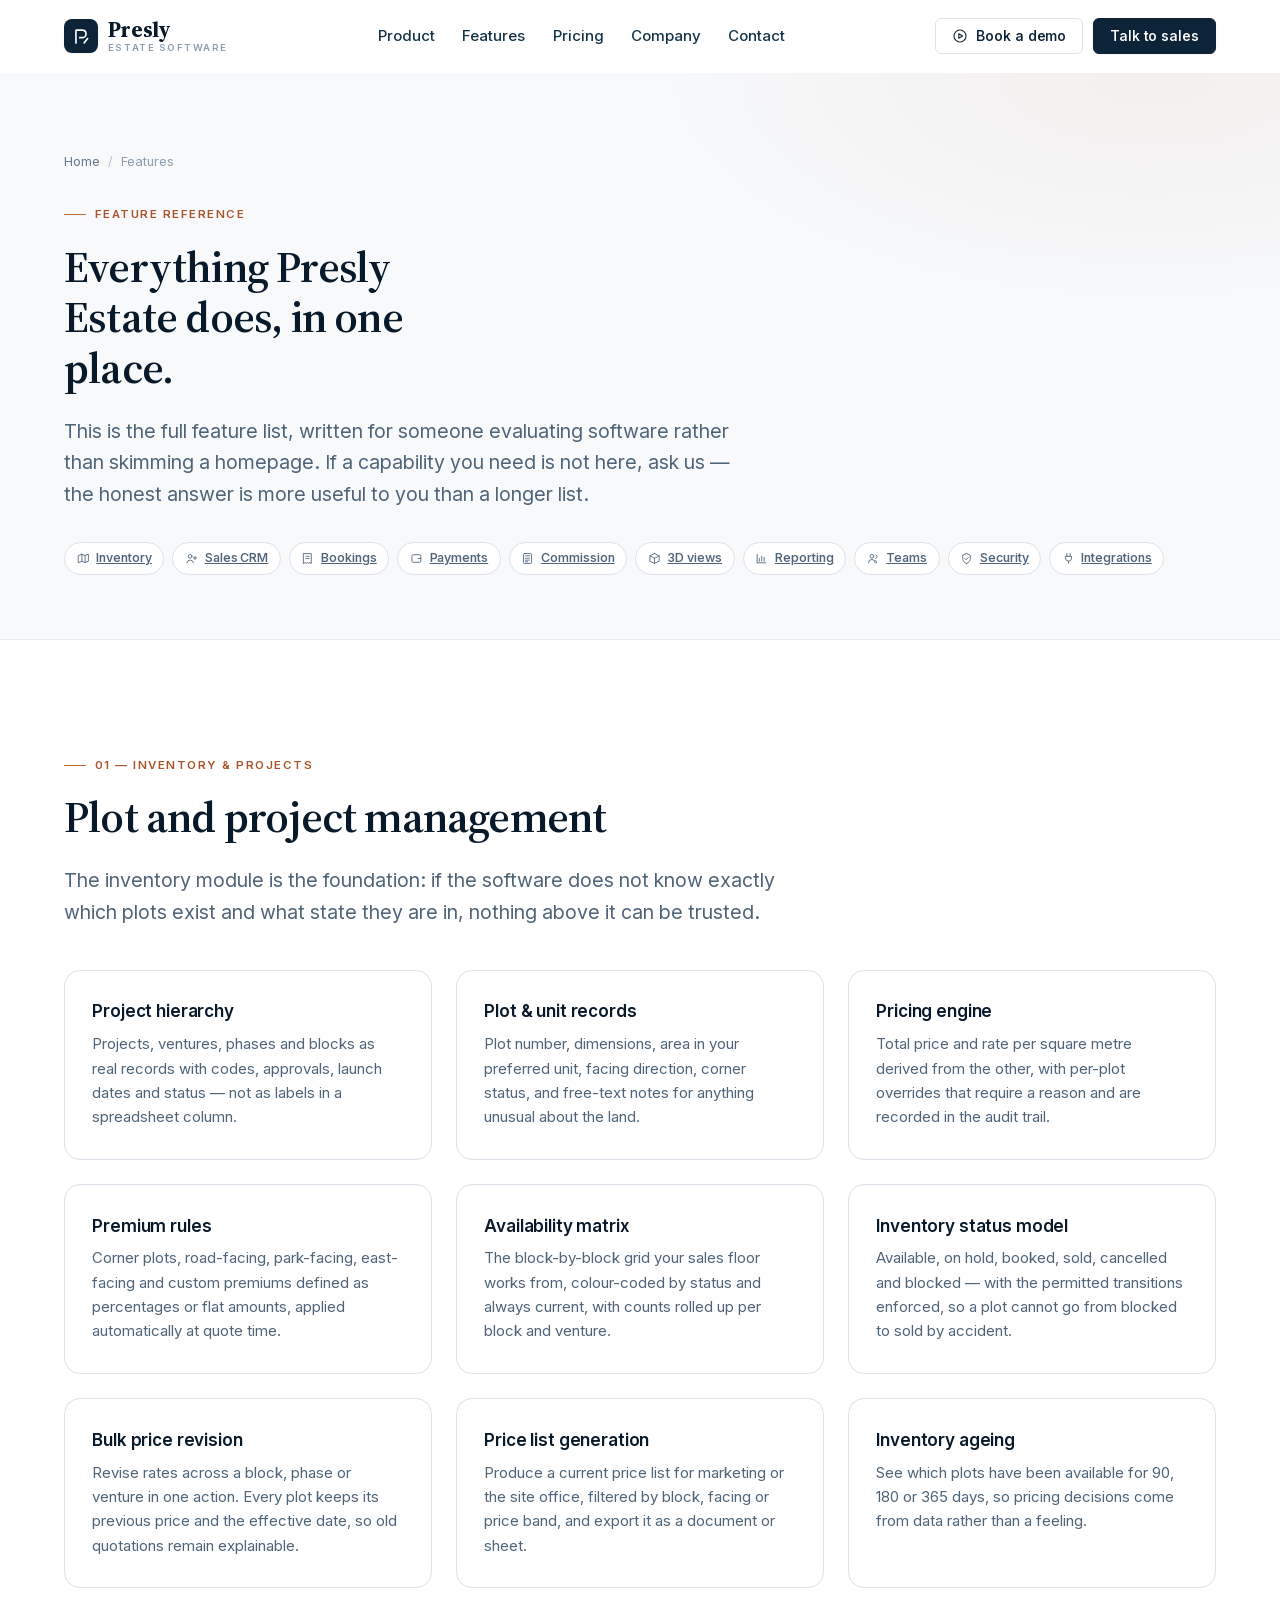
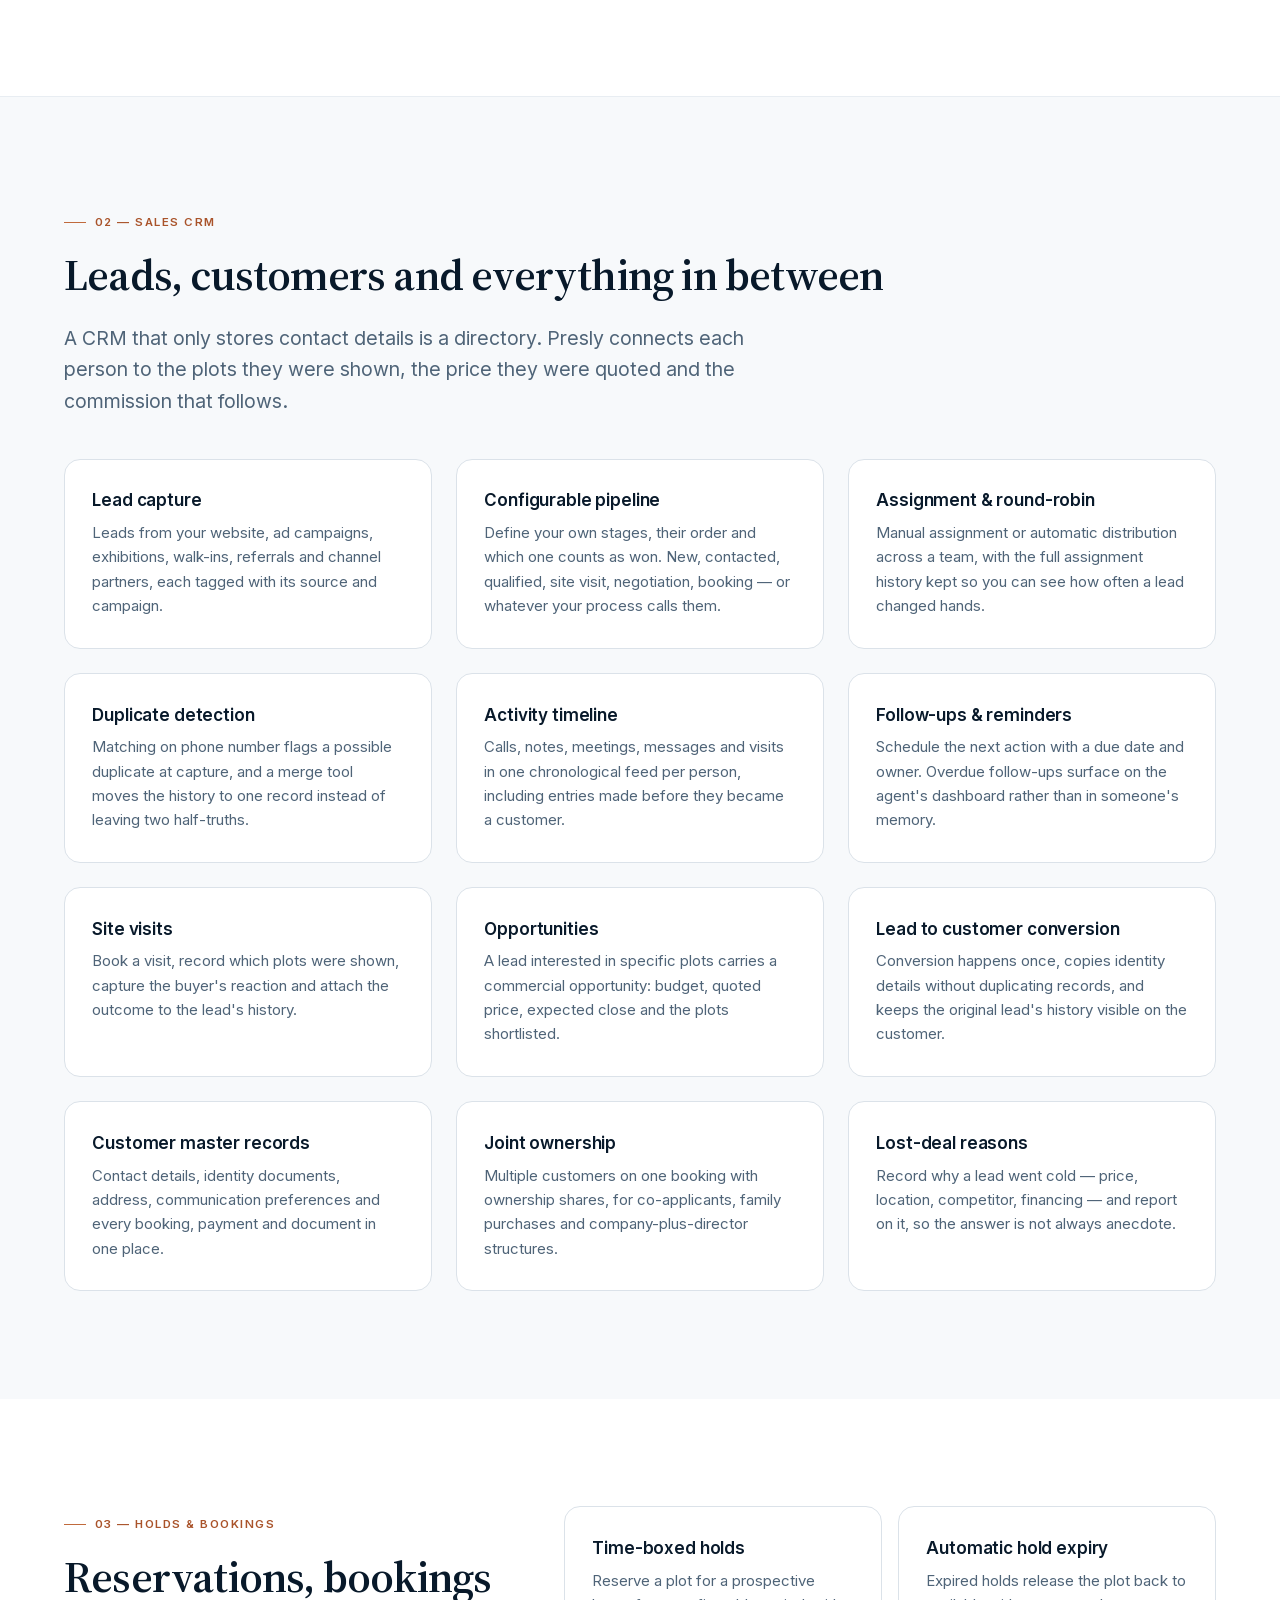
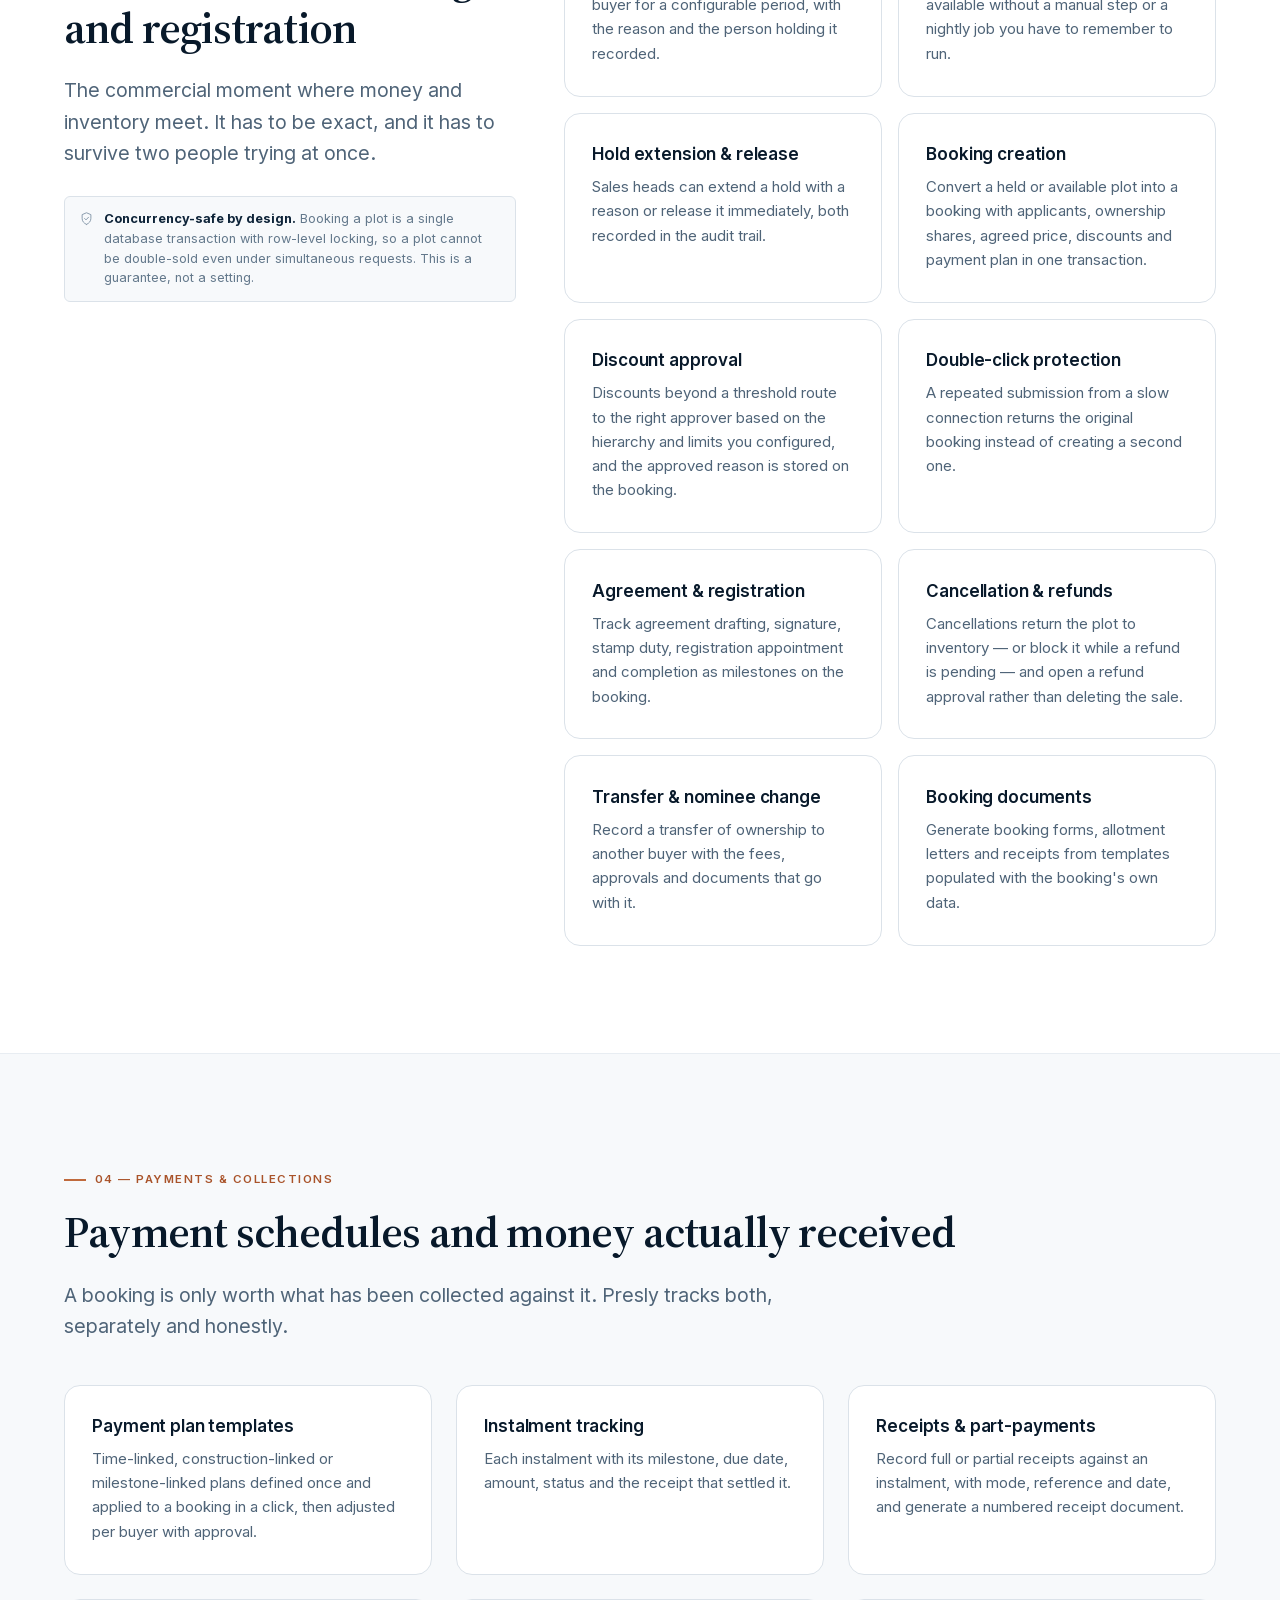
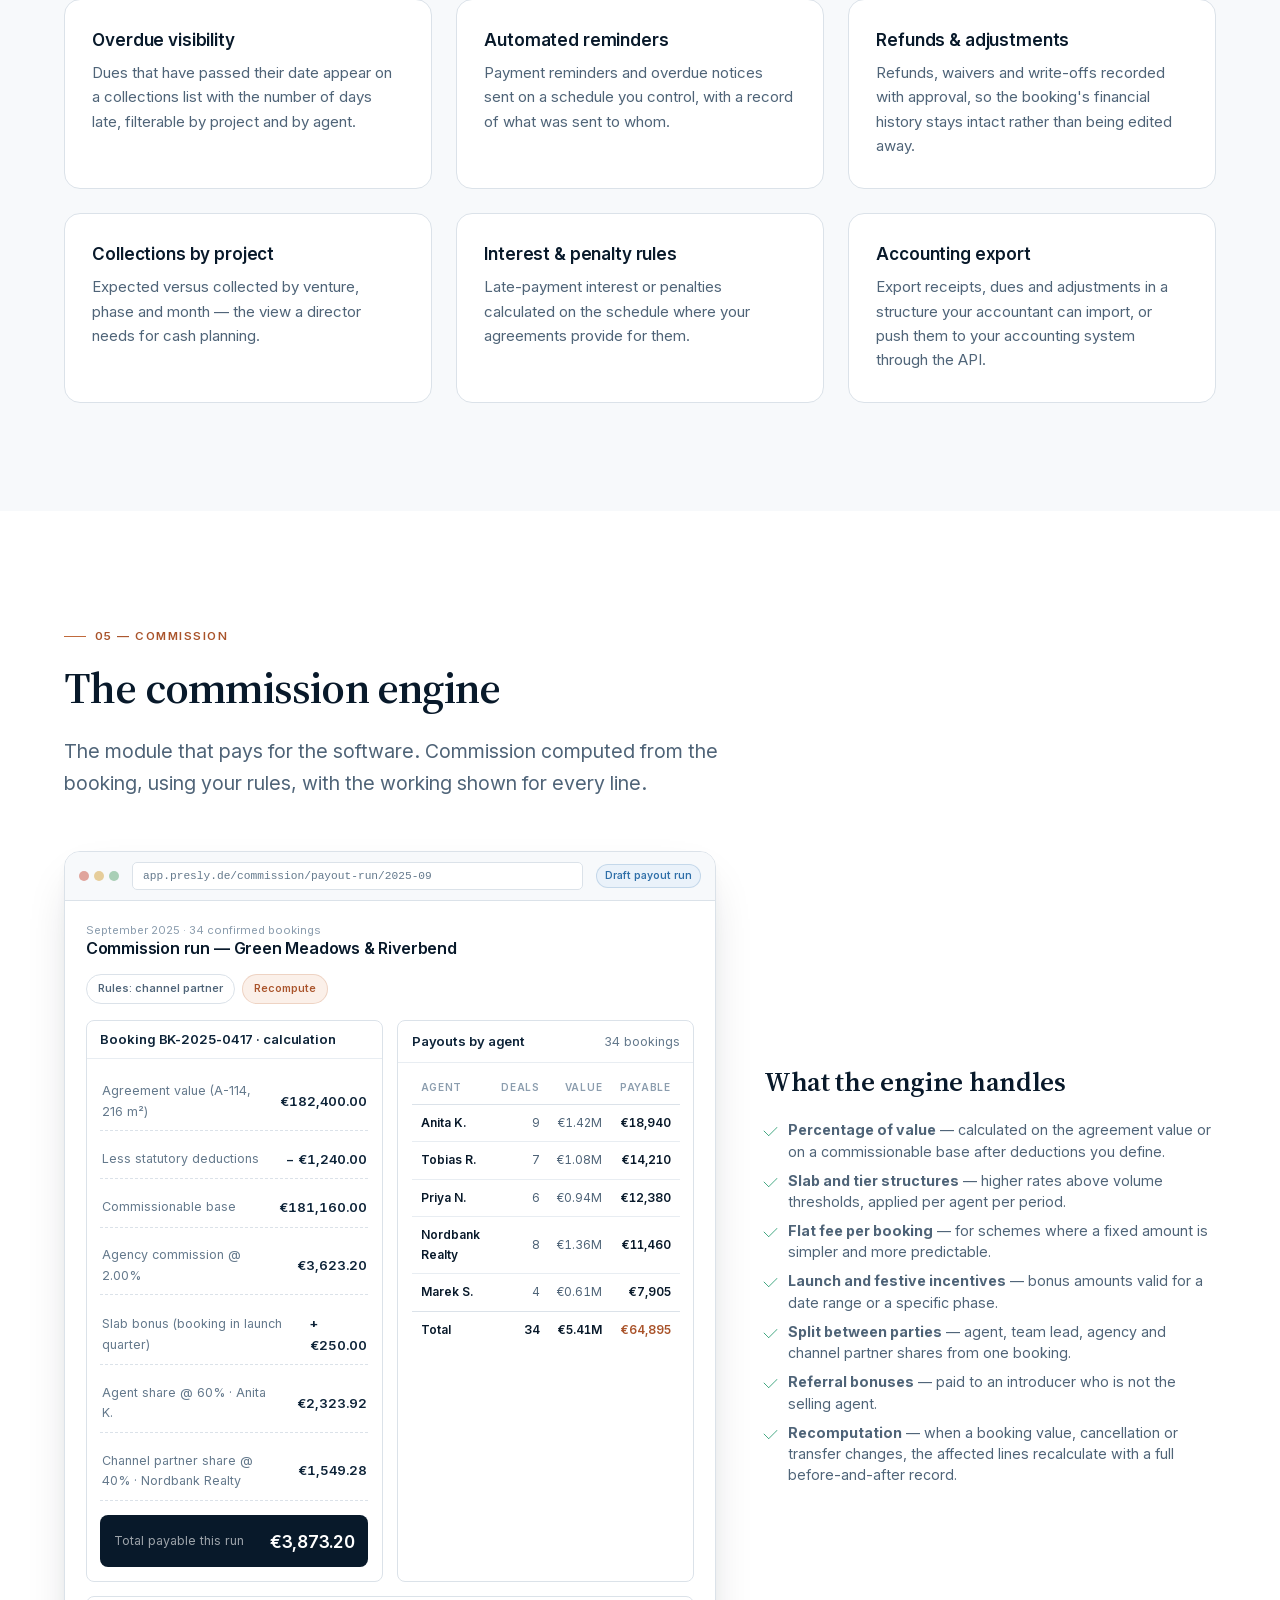
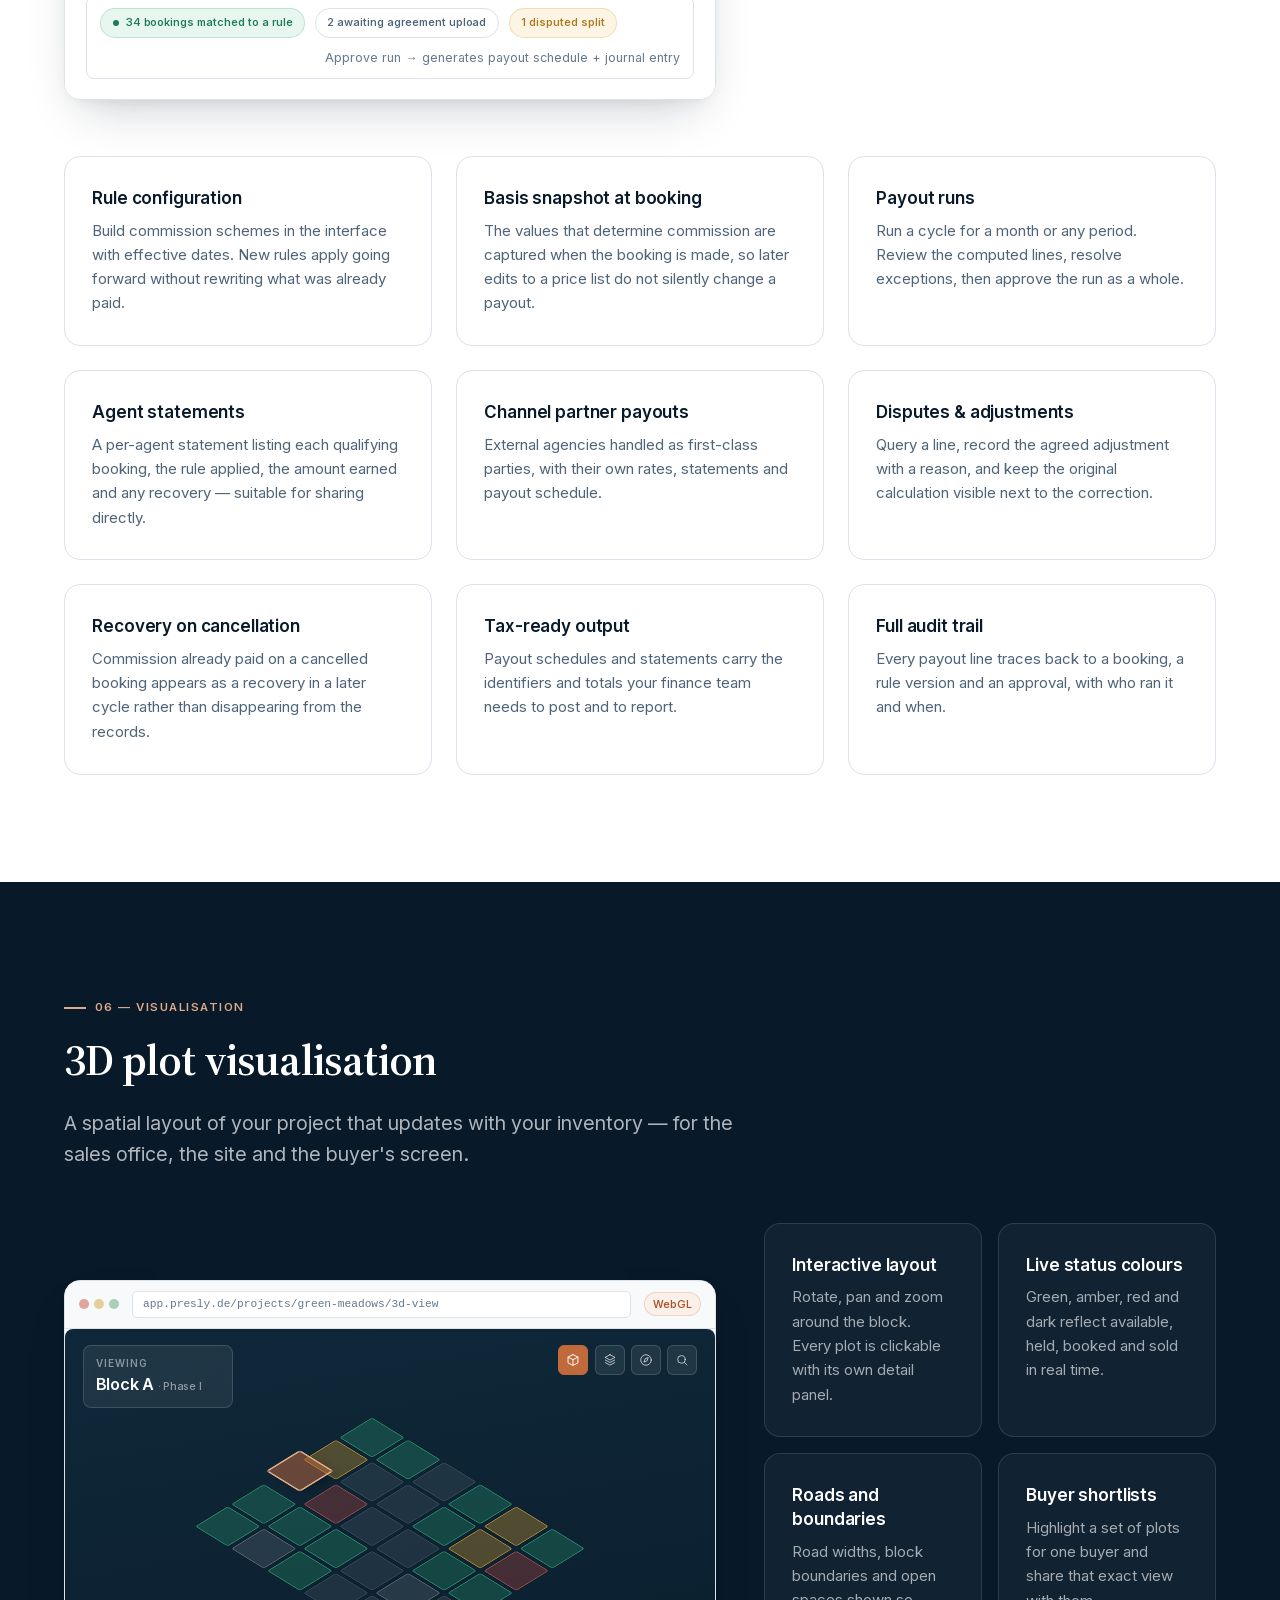
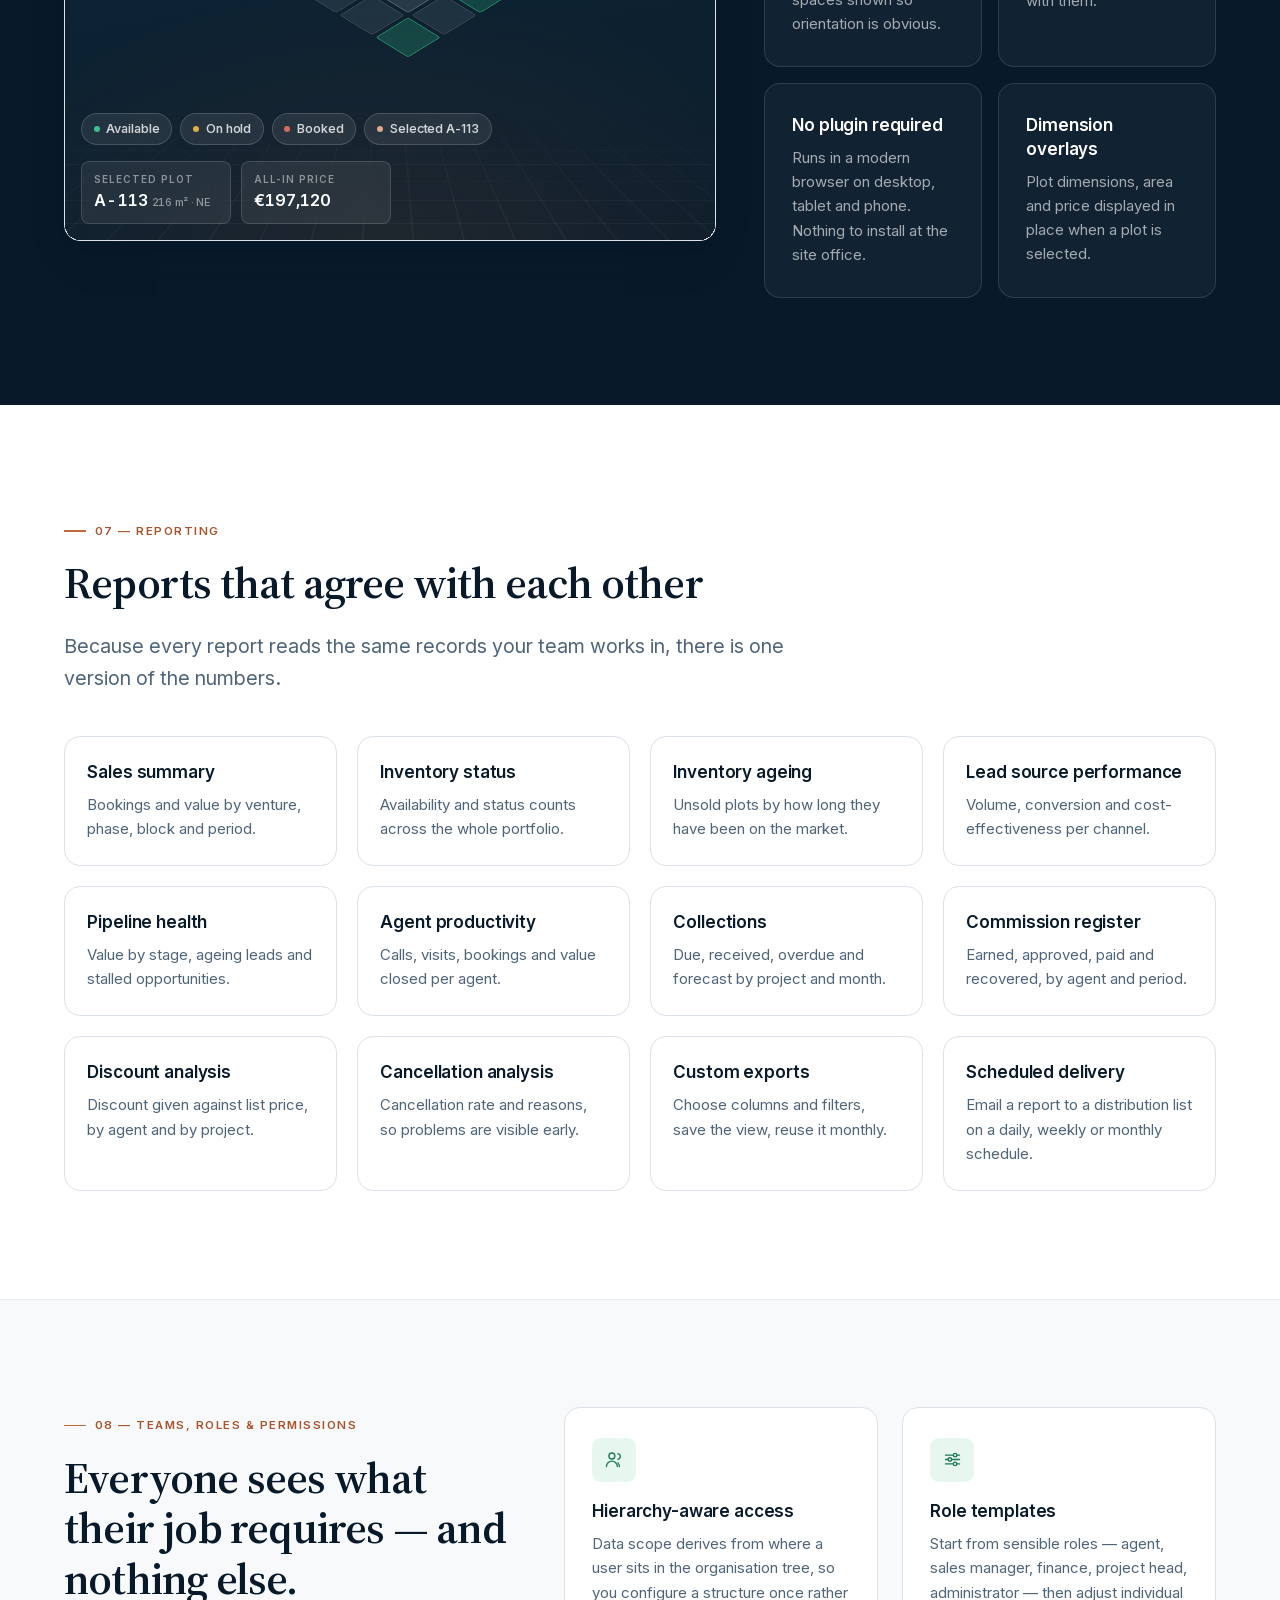
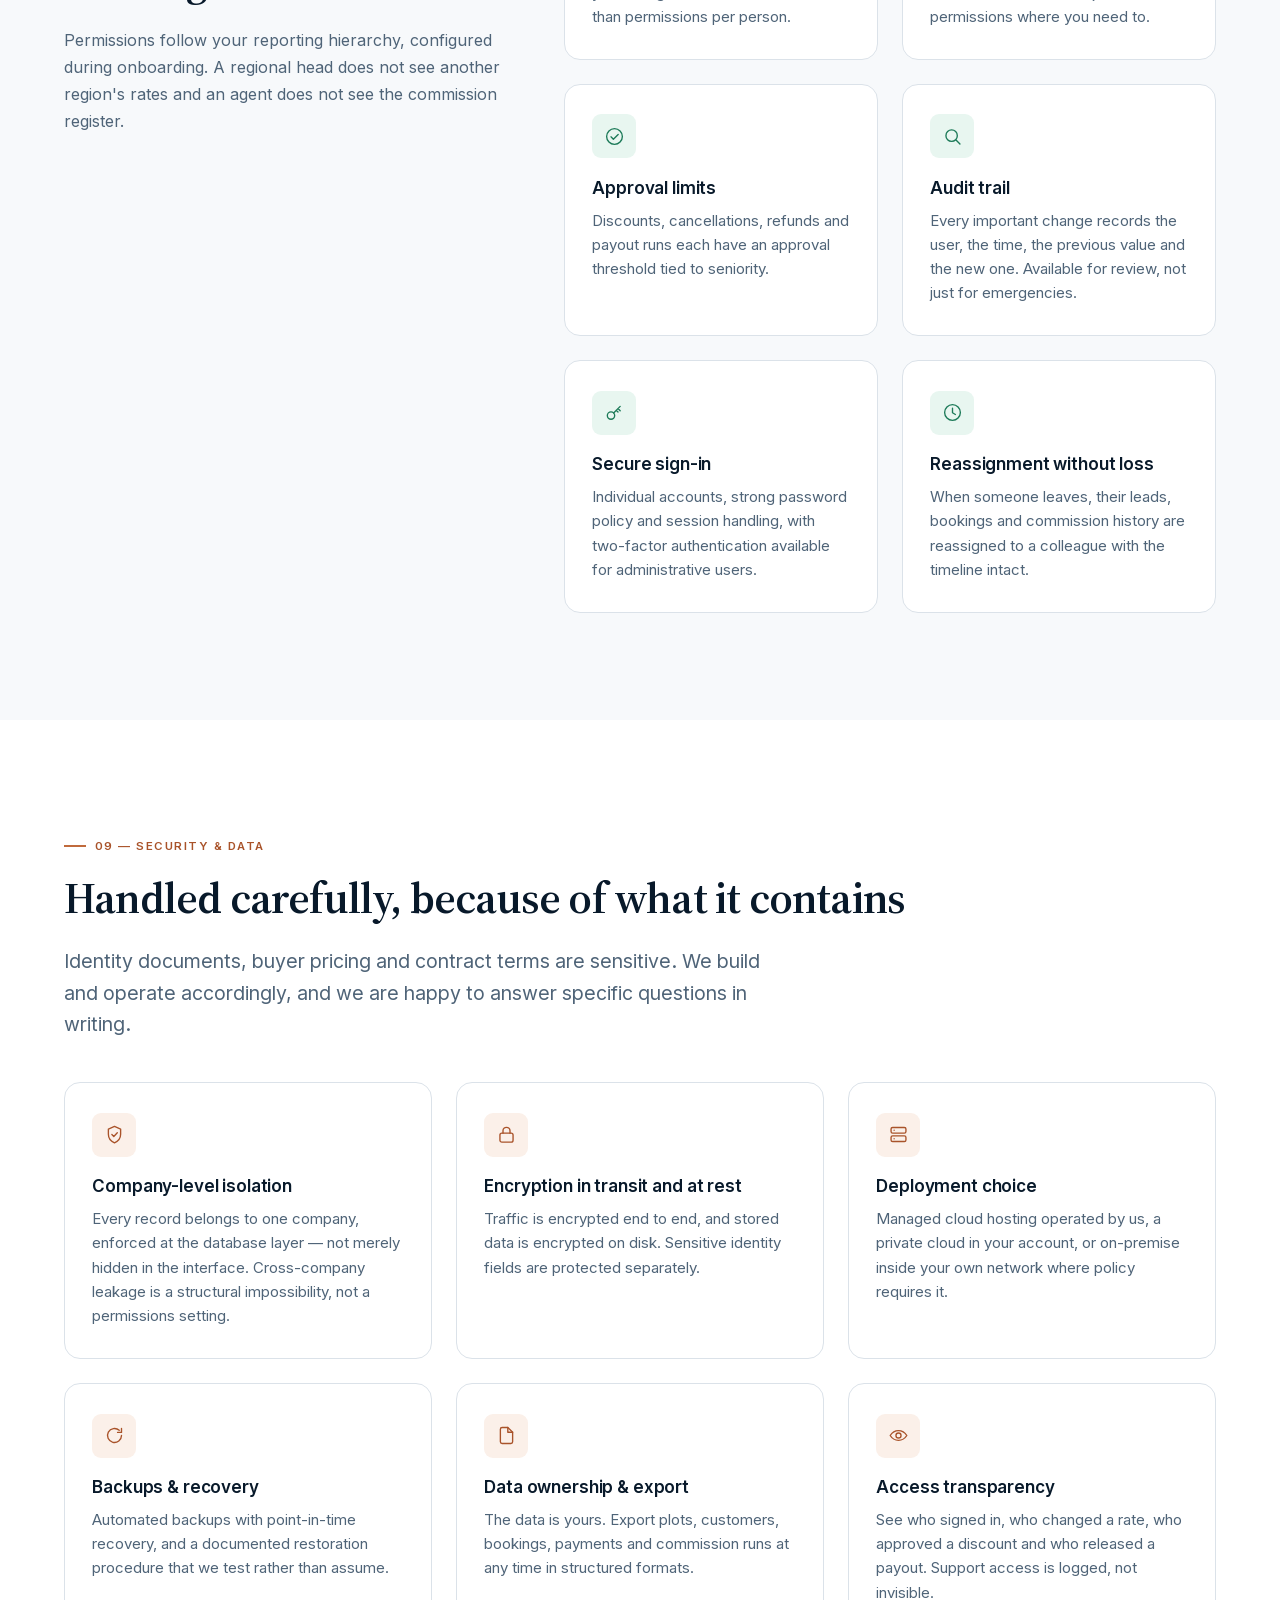
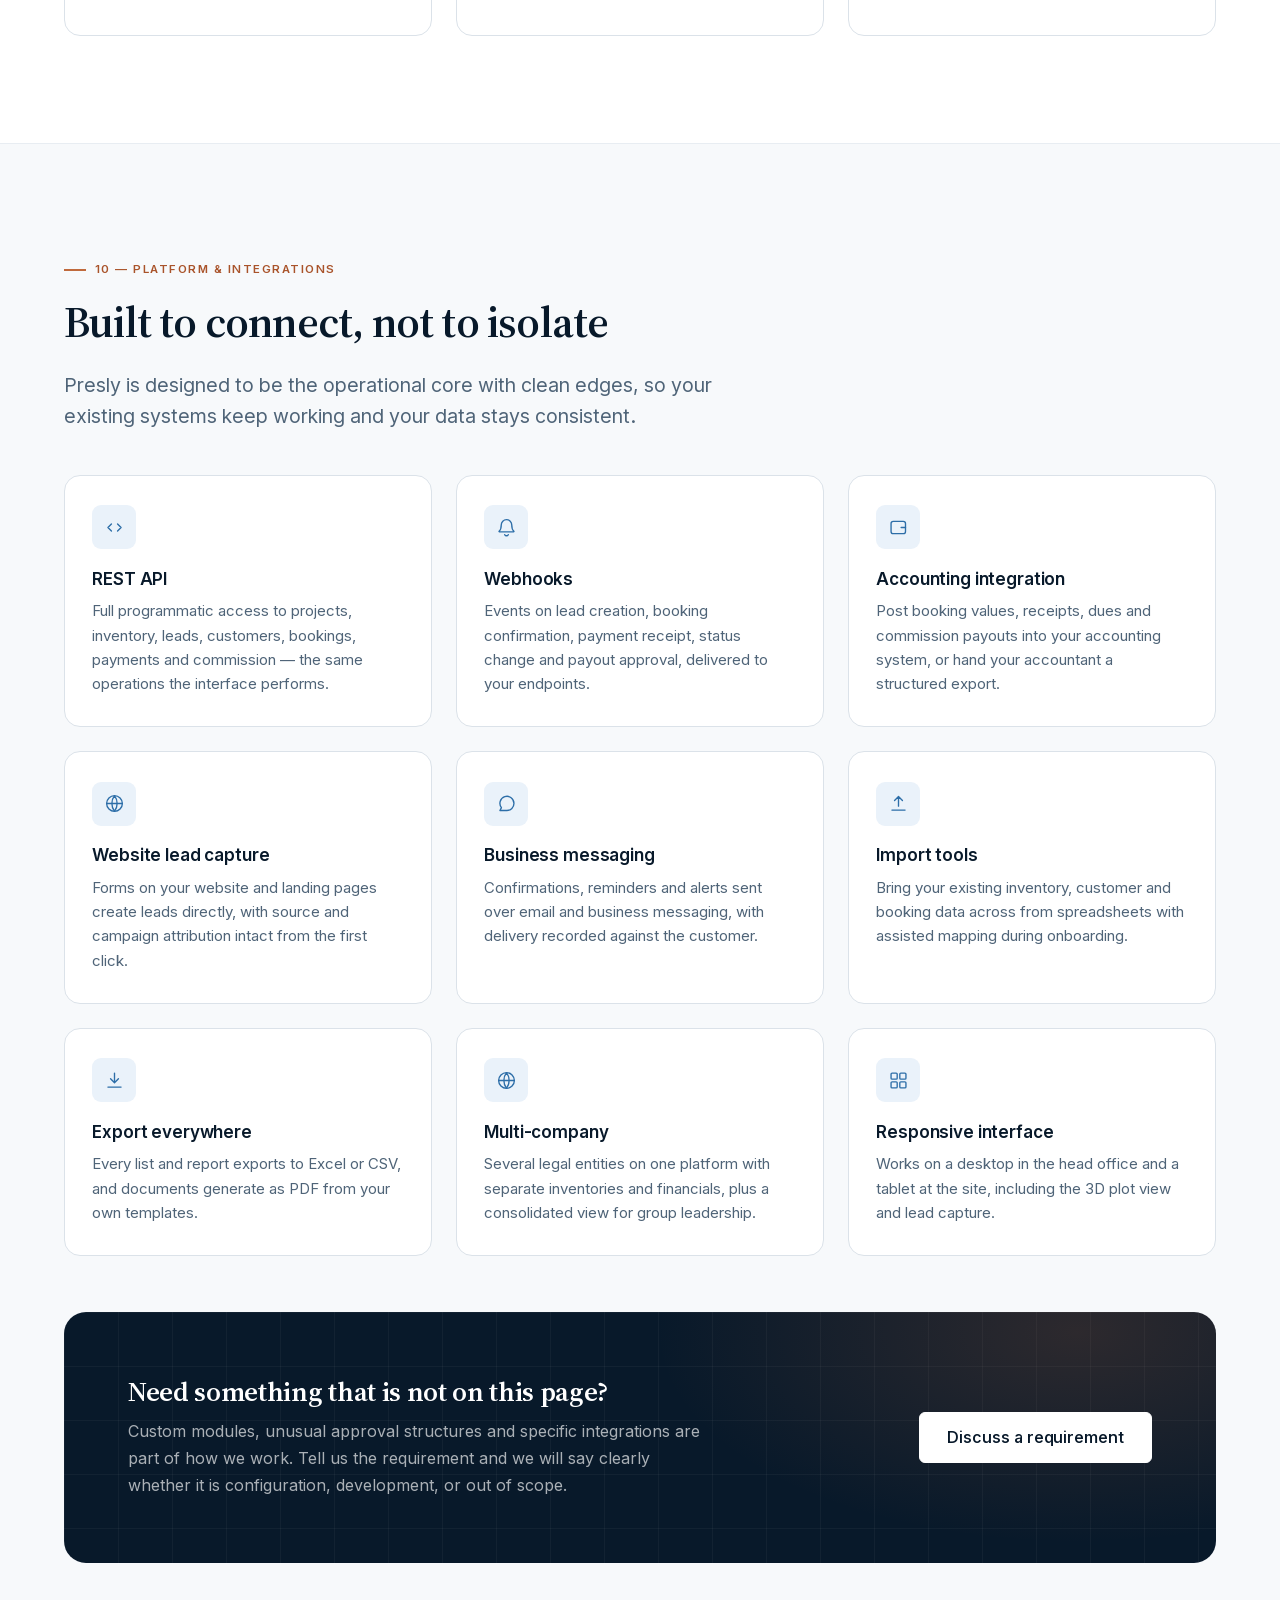
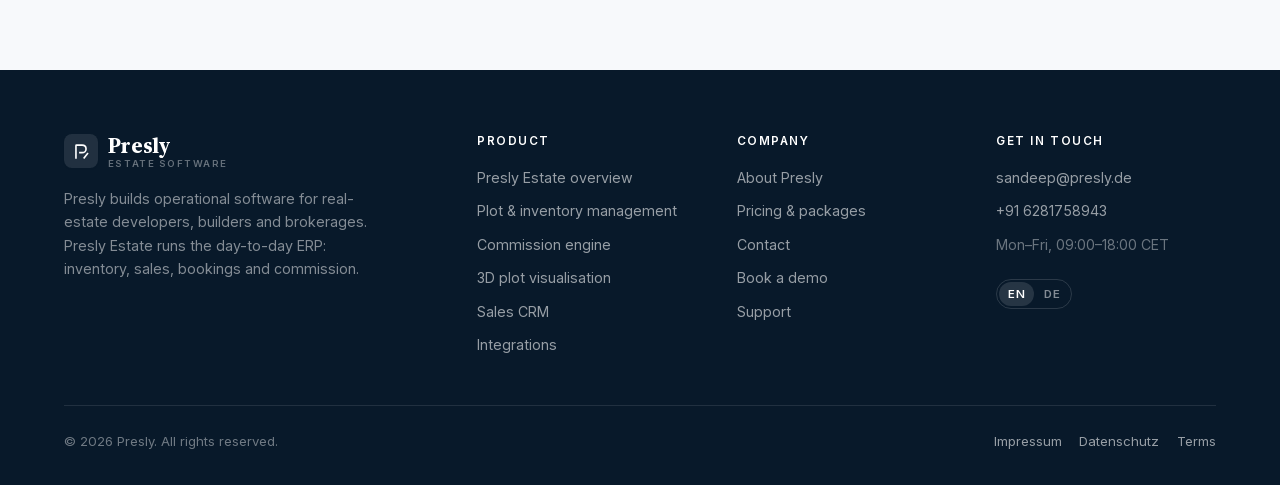
<file: features.html>
<!DOCTYPE html>
<html lang="en">
<head>
<meta charset="utf-8">
<meta name="viewport" content="width=device-width, initial-scale=1">
<title>Features — Presly Estate | Inventory, CRM &amp; Commission</title>
<meta name="description" content="The complete Presly Estate feature reference: plot inventory, holds, bookings, payments, CRM, commission calculation, 3D plot views, reporting, roles and security.">
<link rel="canonical" href="https://www.presly.de/features.html">
<meta name="theme-color" content="#0d2338">
<meta property="og:type" content="website">
<meta property="og:site_name" content="Presly">
<meta property="og:title" content="Features — Presly Estate">
<meta property="og:description" content="The complete feature reference for Presly Estate real-estate ERP software.">
<meta property="og:url" content="https://www.presly.de/features.html">
<meta property="og:image" content="https://www.presly.de/assets/img/og-cover.png">
<link rel="icon" href="assets/img/favicon.svg" type="image/svg+xml">
<link rel="stylesheet" href="assets/fonts/fonts.css">
<link rel="stylesheet" href="assets/vendor/bootstrap/bootstrap.min.css">
<link rel="stylesheet" href="assets/css/presly.css">
</head>
<body data-page="features">
<svg xmlns="http://www.w3.org/2000/svg" style="display:none" aria-hidden="true" focusable="false">
  <defs>
    <!-- Presly mark: a surveyed plot corner, drawn as a monogram P in negative space -->
    <symbol id="i-mark" viewBox="0 0 24 24">
      <path d="M5 20V4.6c0-.33.27-.6.6-.6h7.1c2.9 0 5.05 2.02 5.05 4.72 0 2.7-2.15 4.7-5.05 4.7H10" fill="none" stroke="currentColor" stroke-width="2.05" stroke-linecap="square" stroke-linejoin="miter"/>
      <path d="M15.4 20 19.6 14.6" fill="none" stroke="currentColor" stroke-width="2.05" stroke-linecap="square"/>
    </symbol>

    <symbol id="i-arrow-right" viewBox="0 0 24 24"><path d="M5 12h13M13 6l6 6-6 6"/></symbol>
    <symbol id="i-arrow-up-right" viewBox="0 0 24 24"><path d="M7 17 17 7M8 7h9v9"/></symbol>
    <symbol id="i-arrow-up" viewBox="0 0 24 24"><path d="M12 19V5M6 11l6-6 6 6"/></symbol>
    <symbol id="i-arrow-down" viewBox="0 0 24 24"><path d="M12 5v14M6 13l6 6 6-6"/></symbol>
    <symbol id="i-check" viewBox="0 0 24 24"><path d="m4 12.5 5 5L20 6.5"/></symbol>
    <symbol id="i-check-circle" viewBox="0 0 24 24"><circle cx="12" cy="12" r="9"/><path d="m8 12.4 2.7 2.7L16.2 9.6"/></symbol>
    <symbol id="i-x" viewBox="0 0 24 24"><path d="M18 6 6 18M6 6l12 12"/></symbol>
    <symbol id="i-minus" viewBox="0 0 24 24"><path d="M5 12h14"/></symbol>
    <symbol id="i-menu" viewBox="0 0 24 24"><path d="M3 6h18M3 12h18M3 18h18"/></symbol>
    <symbol id="i-chevron-down" viewBox="0 0 24 24"><path d="m6 9 6 6 6-6"/></symbol>
    <symbol id="i-chevron-right" viewBox="0 0 24 24"><path d="m9 6 6 6-6 6"/></symbol>

    <symbol id="i-building" viewBox="0 0 24 24"><path d="M4 21V6.5L13 3v18M13 10h6.5a.5.5 0 0 1 .5.5V21M4 21h17M8 9h1.5M8 13h1.5M8 17h1.5M16 14h1M16 18h1"/></symbol>
    <symbol id="i-map" viewBox="0 0 24 24"><path d="m3 6.5 6-2.5 6 2.5 6-2.5v13l-6 2.5-6-2.5-6 2.5z"/><path d="M9 4v13M15 6.5v13"/></symbol>
    <symbol id="i-pin" viewBox="0 0 24 24"><path d="M12 21s6.5-5.5 6.5-10.5a6.5 6.5 0 1 0-13 0C5.5 15.5 12 21 12 21Z"/><circle cx="12" cy="10.5" r="2.4"/></symbol>
    <symbol id="i-layers" viewBox="0 0 24 24"><path d="m12 3 8.5 4.5L12 12 3.5 7.5 12 3Z"/><path d="m4 12 8 4.3 8-4.3M4 16.5 12 20.8l8-4.3"/></symbol>
    <symbol id="i-cube" viewBox="0 0 24 24"><path d="M12 2.8 20.5 7v10L12 21.2 3.5 17V7L12 2.8Z"/><path d="M3.7 7.2 12 11.5l8.3-4.3M12 11.5V21"/></symbol>
    <symbol id="i-grid" viewBox="0 0 24 24"><rect x="3.5" y="3.5" width="7" height="7" rx="1.2"/><rect x="13.5" y="3.5" width="7" height="7" rx="1.2"/><rect x="3.5" y="13.5" width="7" height="7" rx="1.2"/><rect x="13.5" y="13.5" width="7" height="7" rx="1.2"/></symbol>
    <symbol id="i-chart" viewBox="0 0 24 24"><path d="M4 20V4M4 20h16"/><path d="M8 17v-5M12.5 17V8M17 17v-7"/></symbol>
    <symbol id="i-trend" viewBox="0 0 24 24"><path d="M4 16.5 9.5 11l3.5 3.5L20 7.5"/><path d="M15 7.5h5v5"/></symbol>
    <symbol id="i-pie" viewBox="0 0 24 24"><path d="M12 3v9h9"/><path d="M20.5 12A8.5 8.5 0 1 1 12 3.5"/></symbol>
    <symbol id="i-users" viewBox="0 0 24 24"><circle cx="9" cy="8" r="3.4"/><path d="M2.8 20a6.2 6.2 0 0 1 12.4 0"/><path d="M16 5.2a3.4 3.4 0 0 1 0 6.6M17.6 20a6.4 6.4 0 0 0-1.6-4.2"/></symbol>
    <symbol id="i-user-plus" viewBox="0 0 24 24"><circle cx="9.5" cy="8" r="3.4"/><path d="M3.4 20a6.2 6.2 0 0 1 12.2 0M18.5 8v6M15.5 11h6"/></symbol>
    <symbol id="i-handshake" viewBox="0 0 24 24"><path d="m11 6 2.2-2.1a2 2 0 0 1 2.8 0l4.4 4.3a2 2 0 0 1 0 2.8L15 16.4a2 2 0 0 1-2.8 0L8 12.2"/><path d="M11 6 7.6 9.4a1.6 1.6 0 0 0 0 2.3l3 3M3 6.5 6.6 3"/></symbol>
    <symbol id="i-calc" viewBox="0 0 24 24"><rect x="4.5" y="2.8" width="15" height="18.4" rx="2.2"/><path d="M8 7h8M8 11.5h1.5M11 11.5h1.5M14 11.5h1.5M8 15h1.5M11 15h1.5M14 15h1.5M8 18h4.5"/></symbol>
    <symbol id="i-receipt" viewBox="0 0 24 24"><path d="M5 3h14v18l-2.3-1.6L14.4 21l-2.4-1.6L9.6 21l-2.3-1.6L5 21z"/><path d="M9 8h6M9 12h6"/></symbol>
    <symbol id="i-wallet" viewBox="0 0 24 24"><path d="M3.5 7.5A2.5 2.5 0 0 1 6 5h11.5A2.5 2.5 0 0 1 20 7.5v9A2.5 2.5 0 0 1 17.5 19H6a2.5 2.5 0 0 1-2.5-2.5z"/><path d="M15 12h5"/></symbol>
    <symbol id="i-calendar" viewBox="0 0 24 24"><rect x="3.5" y="5" width="17" height="15.5" rx="2.2"/><path d="M3.5 9.5h17M8 3.2v3.6M16 3.2v3.6"/><path d="M7.5 13.5h2M11 13.5h2M14.5 13.5h2M7.5 17h2M11 17h2"/></symbol>
    <symbol id="i-clock" viewBox="0 0 24 24"><circle cx="12" cy="12" r="9"/><path d="M12 7v5.3l3.3 2"/></symbol>
    <symbol id="i-bell" viewBox="0 0 24 24"><path d="M6 9a6 6 0 1 1 12 0c0 5 1.6 6.5 2.4 7.2.3.3.1.8-.3.8H3.9c-.4 0-.6-.5-.3-.8C4.4 15.5 6 14 6 9Z"/><path d="M10 20.2a2.2 2.2 0 0 0 4 0"/></symbol>
    <symbol id="i-search" viewBox="0 0 24 24"><circle cx="11" cy="11" r="6.5"/><path d="m16 16 4.5 4.5"/></symbol>
    <symbol id="i-filter" viewBox="0 0 24 24"><path d="M4 5.5h16l-6.2 7.3V19l-3.6 2v-8.2z"/></symbol>
    <symbol id="i-download" viewBox="0 0 24 24"><path d="M12 3.5v11M7.5 10 12 14.5 16.5 10M4.5 19.5h15"/></symbol>
    <symbol id="i-upload" viewBox="0 0 24 24"><path d="M12 15V4M7.5 8.5 12 4l4.5 4.5M4.5 19.5h15"/></symbol>
    <symbol id="i-file" viewBox="0 0 24 24"><path d="M13.5 2.8H7a2 2 0 0 0-2 2v14.4a2 2 0 0 0 2 2h10a2 2 0 0 0 2-2V8.3z"/><path d="M13.5 2.8v5.5H19"/></symbol>
    <symbol id="i-folder" viewBox="0 0 24 24"><path d="M3.5 7.5A2 2 0 0 1 5.5 5.5h3.6l2 2.5h7.4a2 2 0 0 1 2 2v7.5a2 2 0 0 1-2 2h-13a2 2 0 0 1-2-2z"/></symbol>
    <symbol id="i-shield" viewBox="0 0 24 24"><path d="M12 21.5c4.5-2 7-5.3 7-9.8V5.8L12 2.8 5 5.8v5.9c0 4.5 2.5 7.8 7 9.8Z"/><path d="m9 12 2.2 2.2L15.2 10"/></symbol>
    <symbol id="i-lock" viewBox="0 0 24 24"><rect x="4.5" y="10.5" width="15" height="10.2" rx="2.2"/><path d="M8 10.5V7.8a4 4 0 0 1 8 0v2.7"/></symbol>
    <symbol id="i-cloud" viewBox="0 0 24 24"><path d="M7.2 19h10a4.3 4.3 0 0 0 .5-8.6 6 6 0 0 0-11.4-1.6A4.2 4.2 0 0 0 7.2 19Z"/></symbol>
    <symbol id="i-server" viewBox="0 0 24 24"><rect x="3.5" y="4" width="17" height="6.4" rx="1.8"/><rect x="3.5" y="13.6" width="17" height="6.4" rx="1.8"/><path d="M7 7.2h.01M7 16.8h.01"/></symbol>
    <symbol id="i-globe" viewBox="0 0 24 24"><circle cx="12" cy="12" r="9"/><path d="M3.2 12h17.6M12 3a15 15 0 0 1 0 18M12 3a15 15 0 0 0 0 18"/></symbol>
    <symbol id="i-phone" viewBox="0 0 24 24"><path d="M6.2 3.6h3.1l1.6 4-2 1.3a11.5 11.5 0 0 0 5.2 5.2l1.3-2 4 1.6v3.1a2 2 0 0 1-2.2 2A16.4 16.4 0 0 1 4.2 5.8a2 2 0 0 1 2-2.2Z"/></symbol>
    <symbol id="i-mail" viewBox="0 0 24 24"><rect x="3" y="5" width="18" height="14" rx="2.2"/><path d="m3.8 6.6 7.2 5.4a1.7 1.7 0 0 0 2 0l7.2-5.4"/></symbol>
    <symbol id="i-send" viewBox="0 0 24 24"><path d="M21 3 10.5 13.5M21 3l-6.8 18-3.7-7.5L3 9.8 21 3Z"/></symbol>
    <symbol id="i-message" viewBox="0 0 24 24"><path d="M20.5 12a8 8 0 0 1-8 8H4.5l1.7-3.3A8 8 0 1 1 20.5 12Z"/></symbol>
    <symbol id="i-help" viewBox="0 0 24 24"><circle cx="12" cy="12" r="9"/><path d="M9.6 9.4a2.5 2.5 0 0 1 4.9.6c0 1.7-2.4 2-2.4 3.6"/><path d="M12 17.2h.01"/></symbol>
    <symbol id="i-target" viewBox="0 0 24 24"><circle cx="12" cy="12" r="8.5"/><circle cx="12" cy="12" r="4.6"/><circle cx="12" cy="12" r="1"/></symbol>
    <symbol id="i-compass" viewBox="0 0 24 24"><circle cx="12" cy="12" r="9"/><path d="m15.6 8.4-2 5.2-5.2 2 2-5.2z"/></symbol>
    <symbol id="i-sliders" viewBox="0 0 24 24"><path d="M4 7h9M17 7h3M4 12h3M11 12h9M4 17h9M17 17h3"/><circle cx="15" cy="7" r="2"/><circle cx="9" cy="12" r="2"/><circle cx="15" cy="17" r="2"/></symbol>
    <symbol id="i-key" viewBox="0 0 24 24"><circle cx="8" cy="15.5" r="4.2"/><path d="m11 12.5 7.5-7.5M16 7.5 18.5 10M14 9.5l2 2"/></symbol>
    <symbol id="i-tag" viewBox="0 0 24 24"><path d="M11.4 3.5H20v8.6l-8.9 8.9a1.6 1.6 0 0 1-2.3 0l-6.3-6.3a1.6 1.6 0 0 1 0-2.3z"/><path d="M16.2 7.8h.01"/></symbol>
    <symbol id="i-route" viewBox="0 0 24 24"><circle cx="6" cy="6" r="2.6"/><circle cx="18" cy="18" r="2.6"/><path d="M8.6 6H14a3.4 3.4 0 0 1 0 6.8H9.6a3.2 3.2 0 0 0 0 6.4"/></symbol>
    <symbol id="i-refresh" viewBox="0 0 24 24"><path d="M20 12a8 8 0 1 1-2.6-5.9"/><path d="M20 4v4.5h-4.5"/></symbol>
    <symbol id="i-plug" viewBox="0 0 24 24"><path d="M9 3v5M15 3v5M6.5 8h11v3.5a5.5 5.5 0 0 1-11 0z"/><path d="M12 17v4"/></symbol>
    <symbol id="i-code" viewBox="0 0 24 24"><path d="m8.5 8-4 4 4 4M15.5 8l4 4-4 4"/></symbol>
    <symbol id="i-book" viewBox="0 0 24 24"><path d="M4 4.5A1.5 1.5 0 0 1 5.5 3H11v16.5H5.5A1.5 1.5 0 0 0 4 21z"/><path d="M20 4.5A1.5 1.5 0 0 0 18.5 3H13v16.5h5.5A1.5 1.5 0 0 1 20 21z"/></symbol>
    <symbol id="i-play" viewBox="0 0 24 24"><circle cx="12" cy="12" r="9"/><path d="M10.2 8.6 16 12l-5.8 3.4z"/></symbol>
    <symbol id="i-plus" viewBox="0 0 24 24"><path d="M12 5v14M5 12h14"/></symbol>
    <symbol id="i-star" viewBox="0 0 24 24"><path d="m12 3.5 2.7 5.6 6.1.9-4.4 4.3 1 6.1-5.4-2.9-5.4 2.9 1-6.1L3.2 10l6.1-.9z"/></symbol>
    <symbol id="i-quote" viewBox="0 0 24 24"><path d="M9.4 6.5C6.6 7.7 5 10 5 12.6c0 2.1 1.2 3.6 3 3.6 1.6 0 2.7-1.1 2.7-2.6 0-1.4-1-2.4-2.4-2.4h-.5c.2-1.2 1.1-2.3 2.4-3zM19.2 6.5c-2.8 1.2-4.4 3.5-4.4 6.1 0 2.1 1.2 3.6 3 3.6 1.6 0 2.7-1.1 2.7-2.6 0-1.4-1-2.4-2.4-2.4h-.5c.2-1.2 1.1-2.3 2.4-3z"/></symbol>
    <symbol id="i-linkedin" viewBox="0 0 24 24"><rect x="3.5" y="3.5" width="17" height="17" rx="2.4"/><path d="M8 10.5V16M8 7.6v.01M11.6 16v-3.2a2 2 0 0 1 4 0V16"/></symbol>
    <symbol id="i-mail-open" viewBox="0 0 24 24"><path d="M3 6.5A2 2 0 0 1 5 5h14a2 2 0 0 1 2 2v9a2 2 0 0 1-2 2H5a2 2 0 0 1-2-2z"/><path d="M3.5 6.8 11 12.2a1.7 1.7 0 0 0 2 0l7.5-5.4"/><path d="M8 18v2h8v-2"/></symbol>
    <symbol id="i-eye" viewBox="0 0 24 24"><path d="M2.5 12S6 6.5 12 6.5 21.5 12 21.5 12 18 17.5 12 17.5 2.5 12 2.5 12Z"/><circle cx="12" cy="12" r="2.9"/></symbol>
    <symbol id="i-logo-lock" viewBox="0 0 24 24"><path d="M4 21V4.5h7.5a4.4 4.4 0 0 1 0 8.8H8"/><path d="M14.5 21 19 15"/></symbol>
  </defs>
</svg>
<!-- ===================== HEADER ===================== -->
<a class="skip-link" href="#main" style="position:absolute;left:-9999px;top:0;z-index:2000;background:#fff;padding:.6rem 1rem;border-radius:0 0 6px 0;font-weight:600" onfocus="this.style.left='0'" onblur="this.style.left='-9999px'">Skip to content</a>
<header class="site-header" id="siteHeader">
  <div class="shell header-inner">
    <a class="brand" href="index.html" aria-label="Presly — home">
      <span class="brand-mark"><svg viewBox="0 0 24 24" aria-hidden="true" style="color:#fff"><use href="#i-mark"></use></svg></span>
      <span class="brand-text">
        <span class="brand-name">Presly</span>
        <span class="brand-sub">Estate Software</span>
      </span>
    </a>

    <nav class="nav-main" aria-label="Primary">
      <a class="nav-link-p" data-nav="product" href="product.html">Product</a>
      <a class="nav-link-p" data-nav="features" href="features.html">Features</a>
      <a class="nav-link-p" data-nav="pricing" href="pricing.html">Pricing</a>
      <a class="nav-link-p" data-nav="about" href="about.html">Company</a>
      <a class="nav-link-p" data-nav="contact" href="contact.html">Contact</a>
    </nav>

    <div class="header-actions">
      <a class="btn btn-line btn-sm" href="contact.html#demo">
        <svg class="ico" aria-hidden="true"><use href="#i-play"></use></svg>
        Book a demo
      </a>
      <a class="btn btn-ink btn-sm" href="contact.html#quote">Talk to sales</a>
      <button class="nav-toggle" id="navToggle" type="button" aria-expanded="false" aria-controls="mobileNav" aria-label="Open menu">
        <svg class="ico" aria-hidden="true"><use href="#i-menu"></use></svg>
      </button>
    </div>
  </div>

  <div class="mobile-nav" id="mobileNav">
    <div class="shell">
      <a class="m-link" href="product.html">Product</a>
      <a class="m-link" href="features.html">Features</a>
      <a class="m-link" href="pricing.html">Pricing</a>
      <a class="m-link" href="about.html">Company</a>
      <a class="m-link" href="contact.html">Contact</a>
      <div class="m-cta">
        <a class="btn btn-line" href="contact.html#demo">Book a demo</a>
        <a class="btn btn-ink" href="contact.html#quote">Talk to sales</a>
      </div>
    </div>
  </div>
</header>

<main id="main">

  <!-- ================= PAGE HERO ================= -->
  <section class="page-hero">
    <div class="shell">
      <nav class="crumbs" aria-label="Breadcrumb">
        <a href="index.html">Home</a><span class="sep">/</span><span>Features</span>
      </nav>
      <span class="eyebrow">Feature reference</span>
      <h1 class="t-h2">Everything Presly Estate does, in one place.</h1>
      <p class="t-lead">
        This is the full feature list, written for someone evaluating software rather
        than skimming a homepage. If a capability you need is not here, ask us — the
        honest answer is more useful to you than a longer list.
      </p>

      <nav aria-label="Jump to section" style="display:flex;flex-wrap:wrap;gap:.5rem;margin-top:2rem">
        <a class="pill" href="#inventory"><svg class="ico" style="width:13px;height:13px"><use href="#i-map"></use></svg>Inventory</a>
        <a class="pill" href="#crm"><svg class="ico" style="width:13px;height:13px"><use href="#i-user-plus"></use></svg>Sales CRM</a>
        <a class="pill" href="#bookings"><svg class="ico" style="width:13px;height:13px"><use href="#i-receipt"></use></svg>Bookings</a>
        <a class="pill" href="#payments"><svg class="ico" style="width:13px;height:13px"><use href="#i-wallet"></use></svg>Payments</a>
        <a class="pill" href="#commission"><svg class="ico" style="width:13px;height:13px"><use href="#i-calc"></use></svg>Commission</a>
        <a class="pill" href="#visualisation"><svg class="ico" style="width:13px;height:13px"><use href="#i-cube"></use></svg>3D views</a>
        <a class="pill" href="#reporting"><svg class="ico" style="width:13px;height:13px"><use href="#i-chart"></use></svg>Reporting</a>
        <a class="pill" href="#teams"><svg class="ico" style="width:13px;height:13px"><use href="#i-users"></use></svg>Teams</a>
        <a class="pill" href="#security"><svg class="ico" style="width:13px;height:13px"><use href="#i-shield"></use></svg>Security</a>
        <a class="pill" href="#integrations"><svg class="ico" style="width:13px;height:13px"><use href="#i-plug"></use></svg>Integrations</a>
      </nav>
    </div>
  </section>

  <!-- ================= INVENTORY ================= -->
  <section class="section" id="inventory">
    <div class="shell">
      <span class="eyebrow">01 — Inventory &amp; projects</span>
      <h2 class="t-h2">Plot and project management</h2>
      <p class="t-lead max-60" style="margin-top:1rem">
        The inventory module is the foundation: if the software does not know exactly
        which plots exist and what state they are in, nothing above it can be trusted.
      </p>

      <div class="grid-3" style="margin-top:2.6rem">
        <div class="card-p reveal">
          <h3 class="t-h4">Project hierarchy</h3>
          <p>Projects, ventures, phases and blocks as real records with codes, approvals, launch dates and status — not as labels in a spreadsheet column.</p>
        </div>
        <div class="card-p reveal">
          <h3 class="t-h4">Plot &amp; unit records</h3>
          <p>Plot number, dimensions, area in your preferred unit, facing direction, corner status, and free-text notes for anything unusual about the land.</p>
        </div>
        <div class="card-p reveal">
          <h3 class="t-h4">Pricing engine</h3>
          <p>Total price and rate per square metre derived from the other, with per-plot overrides that require a reason and are recorded in the audit trail.</p>
        </div>
        <div class="card-p reveal">
          <h3 class="t-h4">Premium rules</h3>
          <p>Corner plots, road-facing, park-facing, east-facing and custom premiums defined as percentages or flat amounts, applied automatically at quote time.</p>
        </div>
        <div class="card-p reveal">
          <h3 class="t-h4">Availability matrix</h3>
          <p>The block-by-block grid your sales floor works from, colour-coded by status and always current, with counts rolled up per block and venture.</p>
        </div>
        <div class="card-p reveal">
          <h3 class="t-h4">Inventory status model</h3>
          <p>Available, on hold, booked, sold, cancelled and blocked — with the permitted transitions enforced, so a plot cannot go from blocked to sold by accident.</p>
        </div>
        <div class="card-p reveal">
          <h3 class="t-h4">Bulk price revision</h3>
          <p>Revise rates across a block, phase or venture in one action. Every plot keeps its previous price and the effective date, so old quotations remain explainable.</p>
        </div>
        <div class="card-p reveal">
          <h3 class="t-h4">Price list generation</h3>
          <p>Produce a current price list for marketing or the site office, filtered by block, facing or price band, and export it as a document or sheet.</p>
        </div>
        <div class="card-p reveal">
          <h3 class="t-h4">Inventory ageing</h3>
          <p>See which plots have been available for 90, 180 or 365 days, so pricing decisions come from data rather than a feeling.</p>
        </div>
      </div>
    </div>
  </section>

  <!-- ================= CRM ================= -->
  <section class="section bg-paper2 section-rule" id="crm">
    <div class="shell">
      <span class="eyebrow">02 — Sales CRM</span>
      <h2 class="t-h2">Leads, customers and everything in between</h2>
      <p class="t-lead max-60" style="margin-top:1rem">
        A CRM that only stores contact details is a directory. Presly connects each
        person to the plots they were shown, the price they were quoted and the
        commission that follows.
      </p>

      <div class="grid-3" style="margin-top:2.6rem">
        <div class="card-p reveal">
          <h3 class="t-h4">Lead capture</h3>
          <p>Leads from your website, ad campaigns, exhibitions, walk-ins, referrals and channel partners, each tagged with its source and campaign.</p>
        </div>
        <div class="card-p reveal">
          <h3 class="t-h4">Configurable pipeline</h3>
          <p>Define your own stages, their order and which one counts as won. New, contacted, qualified, site visit, negotiation, booking — or whatever your process calls them.</p>
        </div>
        <div class="card-p reveal">
          <h3 class="t-h4">Assignment &amp; round-robin</h3>
          <p>Manual assignment or automatic distribution across a team, with the full assignment history kept so you can see how often a lead changed hands.</p>
        </div>
        <div class="card-p reveal">
          <h3 class="t-h4">Duplicate detection</h3>
          <p>Matching on phone number flags a possible duplicate at capture, and a merge tool moves the history to one record instead of leaving two half-truths.</p>
        </div>
        <div class="card-p reveal">
          <h3 class="t-h4">Activity timeline</h3>
          <p>Calls, notes, meetings, messages and visits in one chronological feed per person, including entries made before they became a customer.</p>
        </div>
        <div class="card-p reveal">
          <h3 class="t-h4">Follow-ups &amp; reminders</h3>
          <p>Schedule the next action with a due date and owner. Overdue follow-ups surface on the agent's dashboard rather than in someone's memory.</p>
        </div>
        <div class="card-p reveal">
          <h3 class="t-h4">Site visits</h3>
          <p>Book a visit, record which plots were shown, capture the buyer's reaction and attach the outcome to the lead's history.</p>
        </div>
        <div class="card-p reveal">
          <h3 class="t-h4">Opportunities</h3>
          <p>A lead interested in specific plots carries a commercial opportunity: budget, quoted price, expected close and the plots shortlisted.</p>
        </div>
        <div class="card-p reveal">
          <h3 class="t-h4">Lead to customer conversion</h3>
          <p>Conversion happens once, copies identity details without duplicating records, and keeps the original lead's history visible on the customer.</p>
        </div>
        <div class="card-p reveal">
          <h3 class="t-h4">Customer master records</h3>
          <p>Contact details, identity documents, address, communication preferences and every booking, payment and document in one place.</p>
        </div>
        <div class="card-p reveal">
          <h3 class="t-h4">Joint ownership</h3>
          <p>Multiple customers on one booking with ownership shares, for co-applicants, family purchases and company-plus-director structures.</p>
        </div>
        <div class="card-p reveal">
          <h3 class="t-h4">Lost-deal reasons</h3>
          <p>Record why a lead went cold — price, location, competitor, financing — and report on it, so the answer is not always anecdote.</p>
        </div>
      </div>
    </div>
  </section>

  <!-- ================= BOOKINGS ================= -->
  <section class="section" id="bookings">
    <div class="shell">
      <div class="row g-5 align-items-start">
        <div class="col-lg-5">
          <div class="aside-sticky">
            <span class="eyebrow">03 — Holds &amp; bookings</span>
            <h2 class="t-h2">Reservations, bookings and registration</h2>
            <p class="t-lead" style="margin-top:1rem">
              The commercial moment where money and inventory meet. It has to be exact,
              and it has to survive two people trying at once.
            </p>
            <div class="form-note" style="margin-top:1.6rem">
              <svg class="ico" aria-hidden="true"><use href="#i-shield"></use></svg>
              <span><strong style="color:var(--ink-800)">Concurrency-safe by design.</strong> Booking a plot is a single database transaction with row-level locking, so a plot cannot be double-sold even under simultaneous requests. This is a guarantee, not a setting.</span>
            </div>
          </div>
        </div>
        <div class="col-lg-7">
          <div class="grid-2-tight" style="gap:1rem">
            <div class="card-p reveal">
              <h3 class="t-h4">Time-boxed holds</h3>
              <p>Reserve a plot for a prospective buyer for a configurable period, with the reason and the person holding it recorded.</p>
            </div>
            <div class="card-p reveal">
              <h3 class="t-h4">Automatic hold expiry</h3>
              <p>Expired holds release the plot back to available without a manual step or a nightly job you have to remember to run.</p>
            </div>
            <div class="card-p reveal">
              <h3 class="t-h4">Hold extension &amp; release</h3>
              <p>Sales heads can extend a hold with a reason or release it immediately, both recorded in the audit trail.</p>
            </div>
            <div class="card-p reveal">
              <h3 class="t-h4">Booking creation</h3>
              <p>Convert a held or available plot into a booking with applicants, ownership shares, agreed price, discounts and payment plan in one transaction.</p>
            </div>
            <div class="card-p reveal">
              <h3 class="t-h4">Discount approval</h3>
              <p>Discounts beyond a threshold route to the right approver based on the hierarchy and limits you configured, and the approved reason is stored on the booking.</p>
            </div>
            <div class="card-p reveal">
              <h3 class="t-h4">Double-click protection</h3>
              <p>A repeated submission from a slow connection returns the original booking instead of creating a second one.</p>
            </div>
            <div class="card-p reveal">
              <h3 class="t-h4">Agreement &amp; registration</h3>
              <p>Track agreement drafting, signature, stamp duty, registration appointment and completion as milestones on the booking.</p>
            </div>
            <div class="card-p reveal">
              <h3 class="t-h4">Cancellation &amp; refunds</h3>
              <p>Cancellations return the plot to inventory — or block it while a refund is pending — and open a refund approval rather than deleting the sale.</p>
            </div>
            <div class="card-p reveal">
              <h3 class="t-h4">Transfer &amp; nominee change</h3>
              <p>Record a transfer of ownership to another buyer with the fees, approvals and documents that go with it.</p>
            </div>
            <div class="card-p reveal">
              <h3 class="t-h4">Booking documents</h3>
              <p>Generate booking forms, allotment letters and receipts from templates populated with the booking's own data.</p>
            </div>
          </div>
        </div>
      </div>
    </div>
  </section>

  <!-- ================= PAYMENTS ================= -->
  <section class="section bg-paper2 section-rule" id="payments">
    <div class="shell">
      <span class="eyebrow">04 — Payments &amp; collections</span>
      <h2 class="t-h2">Payment schedules and money actually received</h2>
      <p class="t-lead max-60" style="margin-top:1rem">
        A booking is only worth what has been collected against it. Presly tracks both,
        separately and honestly.
      </p>

      <div class="grid-3" style="margin-top:2.6rem">
        <div class="card-p reveal">
          <h3 class="t-h4">Payment plan templates</h3>
          <p>Time-linked, construction-linked or milestone-linked plans defined once and applied to a booking in a click, then adjusted per buyer with approval.</p>
        </div>
        <div class="card-p reveal">
          <h3 class="t-h4">Instalment tracking</h3>
          <p>Each instalment with its milestone, due date, amount, status and the receipt that settled it.</p>
        </div>
        <div class="card-p reveal">
          <h3 class="t-h4">Receipts &amp; part-payments</h3>
          <p>Record full or partial receipts against an instalment, with mode, reference and date, and generate a numbered receipt document.</p>
        </div>
        <div class="card-p reveal">
          <h3 class="t-h4">Overdue visibility</h3>
          <p>Dues that have passed their date appear on a collections list with the number of days late, filterable by project and by agent.</p>
        </div>
        <div class="card-p reveal">
          <h3 class="t-h4">Automated reminders</h3>
          <p>Payment reminders and overdue notices sent on a schedule you control, with a record of what was sent to whom.</p>
        </div>
        <div class="card-p reveal">
          <h3 class="t-h4">Refunds &amp; adjustments</h3>
          <p>Refunds, waivers and write-offs recorded with approval, so the booking's financial history stays intact rather than being edited away.</p>
        </div>
        <div class="card-p reveal">
          <h3 class="t-h4">Collections by project</h3>
          <p>Expected versus collected by venture, phase and month — the view a director needs for cash planning.</p>
        </div>
        <div class="card-p reveal">
          <h3 class="t-h4">Interest &amp; penalty rules</h3>
          <p>Late-payment interest or penalties calculated on the schedule where your agreements provide for them.</p>
        </div>
        <div class="card-p reveal">
          <h3 class="t-h4">Accounting export</h3>
          <p>Export receipts, dues and adjustments in a structure your accountant can import, or push them to your accounting system through the API.</p>
        </div>
      </div>
    </div>
  </section>

  <!-- ================= COMMISSION ================= -->
  <section class="section" id="commission">
    <div class="shell">
      <div class="section-head">
        <span class="eyebrow">05 — Commission</span>
        <h2 class="t-h2">The commission engine</h2>
        <p class="t-lead">
          The module that pays for the software. Commission computed from the booking,
          using your rules, with the working shown for every line.
        </p>
      </div>

      <div class="row g-5 align-items-center" style="margin-bottom:3.5rem">
        <div class="col-lg-7">
          <!-- ============ SHOT: Commission engine ============ -->
<div class="shot">
  <div class="shot-bar">
    <span class="shot-dots"><i></i><i></i><i></i></span>
    <span class="shot-url">app.presly.de/commission/payout-run/2025-09</span>
    <span class="pill pill-blue" style="font-size:.66rem;padding:.14rem .5rem">Draft payout run</span>
  </div>
  <div class="shot-body">
    <div style="padding:1.25rem 1.3rem">
      <div style="display:flex;align-items:flex-start;justify-content:space-between;gap:1rem;flex-wrap:wrap;margin-bottom:1rem">
        <div>
          <p class="app-crumb">September 2025 · 34 confirmed bookings</p>
          <h3 class="app-title">Commission run — Green Meadows &amp; Riverbend</h3>
        </div>
        <div style="display:flex;gap:.4rem">
          <span class="pill" style="font-size:.68rem">Rules: channel partner</span>
          <span class="pill pill-clay" style="font-size:.68rem">Recompute</span>
        </div>
      </div>

      <div class="grid-2-tight" style="gap:.9rem">
        <div class="panel" style="margin:0">
          <div class="panel-head"><h4 class="panel-title">Booking BK-2025-0417 · calculation</h4></div>
          <div class="panel-body">
            <div class="calc">
              <div class="calc-row">
                <span class="calc-k">Agreement value (A-114, 216 m²)</span>
                <span class="calc-v">€182,400.00</span>
              </div>
              <div class="calc-row">
                <span class="calc-k">Less statutory deductions</span>
                <span class="calc-v">− €1,240.00</span>
              </div>
              <div class="calc-row">
                <span class="calc-k">Commissionable base</span>
                <span class="calc-v">€181,160.00</span>
              </div>
              <div class="calc-row">
                <span class="calc-k">Agency commission @ 2.00%</span>
                <span class="calc-v">€3,623.20</span>
              </div>
              <div class="calc-row">
                <span class="calc-k">Slab bonus (booking in launch quarter)</span>
                <span class="calc-v">+ €250.00</span>
              </div>
              <div class="calc-row">
                <span class="calc-k">Agent share @ 60% · Anita K.</span>
                <span class="calc-v">€2,323.92</span>
              </div>
              <div class="calc-row">
                <span class="calc-k">Channel partner share @ 40% · Nordbank Realty</span>
                <span class="calc-v">€1,549.28</span>
              </div>
              <div class="calc-total">
                <span class="calc-k">Total payable this run</span>
                <span class="calc-v">€3,873.20</span>
              </div>
            </div>
          </div>
        </div>

        <div class="panel" style="margin:0">
          <div class="panel-head">
            <h4 class="panel-title">Payouts by agent</h4>
            <span class="t-tiny">34 bookings</span>
          </div>
          <div class="panel-body tight">
            <table class="dtable">
              <thead>
                <tr><th>Agent</th><th class="num">Deals</th><th class="num">Value</th><th class="num">Payable</th></tr>
              </thead>
              <tbody>
                <tr><td class="strong">Anita K.</td><td class="num">9</td><td class="num">€1.42M</td><td class="num strong">€18,940</td></tr>
                <tr><td class="strong">Tobias R.</td><td class="num">7</td><td class="num">€1.08M</td><td class="num strong">€14,210</td></tr>
                <tr><td class="strong">Priya N.</td><td class="num">6</td><td class="num">€0.94M</td><td class="num strong">€12,380</td></tr>
                <tr><td class="strong">Nordbank Realty</td><td class="num">8</td><td class="num">€1.36M</td><td class="num strong">€11,460</td></tr>
                <tr><td class="strong">Marek S.</td><td class="num">4</td><td class="num">€0.61M</td><td class="num strong">€7,905</td></tr>
              </tbody>
              <tfoot>
                <tr>
                  <td class="strong" style="border-top:1px solid var(--line)">Total</td>
                  <td class="num strong" style="border-top:1px solid var(--line)">34</td>
                  <td class="num strong" style="border-top:1px solid var(--line)">€5.41M</td>
                  <td class="num strong" style="border-top:1px solid var(--line);color:var(--clay-600)">€64,895</td>
                </tr>
              </tfoot>
            </table>
          </div>
        </div>
      </div>

      <div class="panel" style="margin:.9rem 0 0">
        <div class="panel-body tight" style="display:flex;gap:.6rem;flex-wrap:wrap;align-items:center;padding:.7rem .85rem">
          <span class="pill pill-green" style="font-size:.68rem"><span class="dot"></span>34 bookings matched to a rule</span>
          <span class="pill" style="font-size:.68rem">2 awaiting agreement upload</span>
          <span class="pill pill-amber" style="font-size:.68rem">1 disputed split</span>
          <span class="t-tiny" style="margin-left:auto">Approve run → generates payout schedule + journal entry</span>
        </div>
      </div>
    </div>
  </div>
</div>
        </div>
        <div class="col-lg-5">
          <h3 class="t-h3">What the engine handles</h3>
          <ul class="ticks" style="margin-top:1.3rem">
            <li><strong>Percentage of value</strong> — calculated on the agreement value or on a commissionable base after deductions you define.</li>
            <li><strong>Slab and tier structures</strong> — higher rates above volume thresholds, applied per agent per period.</li>
            <li><strong>Flat fee per booking</strong> — for schemes where a fixed amount is simpler and more predictable.</li>
            <li><strong>Launch and festive incentives</strong> — bonus amounts valid for a date range or a specific phase.</li>
            <li><strong>Split between parties</strong> — agent, team lead, agency and channel partner shares from one booking.</li>
            <li><strong>Referral bonuses</strong> — paid to an introducer who is not the selling agent.</li>
            <li><strong>Recomputation</strong> — when a booking value, cancellation or transfer changes, the affected lines recalculate with a full before-and-after record.</li>
          </ul>
        </div>
      </div>

      <div class="grid-3">
        <div class="card-p reveal">
          <h3 class="t-h4">Rule configuration</h3>
          <p>Build commission schemes in the interface with effective dates. New rules apply going forward without rewriting what was already paid.</p>
        </div>
        <div class="card-p reveal">
          <h3 class="t-h4">Basis snapshot at booking</h3>
          <p>The values that determine commission are captured when the booking is made, so later edits to a price list do not silently change a payout.</p>
        </div>
        <div class="card-p reveal">
          <h3 class="t-h4">Payout runs</h3>
          <p>Run a cycle for a month or any period. Review the computed lines, resolve exceptions, then approve the run as a whole.</p>
        </div>
        <div class="card-p reveal">
          <h3 class="t-h4">Agent statements</h3>
          <p>A per-agent statement listing each qualifying booking, the rule applied, the amount earned and any recovery — suitable for sharing directly.</p>
        </div>
        <div class="card-p reveal">
          <h3 class="t-h4">Channel partner payouts</h3>
          <p>External agencies handled as first-class parties, with their own rates, statements and payout schedule.</p>
        </div>
        <div class="card-p reveal">
          <h3 class="t-h4">Disputes &amp; adjustments</h3>
          <p>Query a line, record the agreed adjustment with a reason, and keep the original calculation visible next to the correction.</p>
        </div>
        <div class="card-p reveal">
          <h3 class="t-h4">Recovery on cancellation</h3>
          <p>Commission already paid on a cancelled booking appears as a recovery in a later cycle rather than disappearing from the records.</p>
        </div>
        <div class="card-p reveal">
          <h3 class="t-h4">Tax-ready output</h3>
          <p>Payout schedules and statements carry the identifiers and totals your finance team needs to post and to report.</p>
        </div>
        <div class="card-p reveal">
          <h3 class="t-h4">Full audit trail</h3>
          <p>Every payout line traces back to a booking, a rule version and an approval, with who ran it and when.</p>
        </div>
      </div>
    </div>
  </section>

  <!-- ================= VISUALISATION ================= -->
  <section class="section bg-ink" id="visualisation">
    <div class="shell">
      <div class="section-head">
        <span class="eyebrow eyebrow-invert">06 — Visualisation</span>
        <h2 class="t-h2">3D plot visualisation</h2>
        <p class="t-lead">
          A spatial layout of your project that updates with your inventory — for the
          sales office, the site and the buyer's screen.
        </p>
      </div>

      <div class="row g-5 align-items-center">
        <div class="col-lg-7">
          <!-- ============ SHOT: 3D plot visualisation ============
     The stage is a CSS isometric projection driven by live data classes.
     Swap for a real WebGL capture later:
       <div class="shot-slot"><img src="assets/img/screenshots/plot-3d.png" alt="3D plot view"></div> -->
<div class="shot">
  <div class="shot-bar">
    <span class="shot-dots"><i></i><i></i><i></i></span>
    <span class="shot-url">app.presly.de/projects/green-meadows/3d-view</span>
    <span class="pill pill-clay" style="font-size:.66rem;padding:.14rem .5rem">WebGL</span>
  </div>
  <div class="shot-body">
    <div class="stage3d">
      <div class="stage3d-grid"></div>

      <div style="position:absolute;top:1rem;left:1.1rem;right:1.1rem;display:flex;align-items:flex-start;justify-content:space-between;gap:1rem;z-index:2">
        <div class="hud-card">
          <div class="hud-lbl">Viewing</div>
          <div class="hud-val">Block A <small>· Phase I</small></div>
        </div>
        <div class="stage3d-tools">
          <span class="stage3d-tool is-active"><svg class="ico"><use href="#i-cube"></use></svg></span>
          <span class="stage3d-tool"><svg class="ico"><use href="#i-layers"></use></svg></span>
          <span class="stage3d-tool"><svg class="ico"><use href="#i-compass"></use></svg></span>
          <span class="stage3d-tool"><svg class="ico"><use href="#i-search"></use></svg></span>
        </div>
      </div>

      <div class="iso">
        <span class="iso-plot av"></span><span class="iso-plot av"></span><span class="iso-plot pick"></span><span class="iso-plot hd"></span><span class="iso-plot av"></span><span class="iso-plot sl"></span>
        <span class="iso-plot av"></span><span class="iso-plot bk"></span><span class="iso-plot iso-road"></span><span class="iso-plot av"></span><span class="iso-plot av"></span><span class="iso-plot av"></span>
        <span class="iso-plot iso-road"></span><span class="iso-plot iso-road"></span><span class="iso-plot iso-road"></span><span class="iso-plot iso-road"></span><span class="iso-plot iso-road"></span><span class="iso-plot iso-road"></span>
        <span class="iso-plot av"></span><span class="iso-plot av"></span><span class="iso-plot iso-road"></span><span class="iso-plot sl"></span><span class="iso-plot av"></span><span class="iso-plot hd"></span>
        <span class="iso-plot hd"></span><span class="iso-plot av"></span><span class="iso-plot iso-road"></span><span class="iso-plot av"></span><span class="iso-plot bk"></span><span class="iso-plot av"></span>
      </div>

      <div class="stage3d-hud">
        <div style="display:flex;gap:.5rem;flex-wrap:wrap">
          <span class="pill pill-invert"><span class="dot" style="background:#3dbe8f"></span>Available</span>
          <span class="pill pill-invert"><span class="dot" style="background:#e0b042"></span>On hold</span>
          <span class="pill pill-invert"><span class="dot" style="background:#d66a62"></span>Booked</span>
          <span class="pill pill-invert"><span class="dot" style="background:var(--clay-300)"></span>Selected A-113</span>
        </div>
        <div style="display:flex;gap:.6rem;flex-wrap:wrap">
          <div class="hud-card">
            <div class="hud-lbl">Selected plot</div>
            <div class="hud-val">A-113 <small>216 m² · NE</small></div>
          </div>
          <div class="hud-card">
            <div class="hud-lbl">All-in price</div>
            <div class="hud-val">€197,120</div>
          </div>
        </div>
      </div>
    </div>
  </div>
</div>
        </div>
        <div class="col-lg-5">
          <div class="grid-2-tight" style="gap:1rem">
            <div class="card-p" style="background:rgba(255,255,255,.04);border-color:rgba(255,255,255,.12)">
              <h3 class="t-h4" style="color:#fff">Interactive layout</h3>
              <p style="color:rgba(255,255,255,.62)">Rotate, pan and zoom around the block. Every plot is clickable with its own detail panel.</p>
            </div>
            <div class="card-p" style="background:rgba(255,255,255,.04);border-color:rgba(255,255,255,.12)">
              <h3 class="t-h4" style="color:#fff">Live status colours</h3>
              <p style="color:rgba(255,255,255,.62)">Green, amber, red and dark reflect available, held, booked and sold in real time.</p>
            </div>
            <div class="card-p" style="background:rgba(255,255,255,.04);border-color:rgba(255,255,255,.12)">
              <h3 class="t-h4" style="color:#fff">Roads and boundaries</h3>
              <p style="color:rgba(255,255,255,.62)">Road widths, block boundaries and open spaces shown so orientation is obvious.</p>
            </div>
            <div class="card-p" style="background:rgba(255,255,255,.04);border-color:rgba(255,255,255,.12)">
              <h3 class="t-h4" style="color:#fff">Buyer shortlists</h3>
              <p style="color:rgba(255,255,255,.62)">Highlight a set of plots for one buyer and share that exact view with them.</p>
            </div>
            <div class="card-p" style="background:rgba(255,255,255,.04);border-color:rgba(255,255,255,.12)">
              <h3 class="t-h4" style="color:#fff">No plugin required</h3>
              <p style="color:rgba(255,255,255,.62)">Runs in a modern browser on desktop, tablet and phone. Nothing to install at the site office.</p>
            </div>
            <div class="card-p" style="background:rgba(255,255,255,.04);border-color:rgba(255,255,255,.12)">
              <h3 class="t-h4" style="color:#fff">Dimension overlays</h3>
              <p style="color:rgba(255,255,255,.62)">Plot dimensions, area and price displayed in place when a plot is selected.</p>
            </div>
          </div>
        </div>
      </div>
    </div>
  </section>

  <!-- ================= REPORTING ================= -->
  <section class="section" id="reporting">
    <div class="shell">
      <span class="eyebrow">07 — Reporting</span>
      <h2 class="t-h2">Reports that agree with each other</h2>
      <p class="t-lead max-60" style="margin-top:1rem">
        Because every report reads the same records your team works in, there is one
        version of the numbers.
      </p>

      <div class="grid-4" style="margin-top:2.6rem">
        <div class="card-p reveal" style="padding:1.5rem 1.4rem">
          <h3 class="t-h4">Sales summary</h3>
          <p>Bookings and value by venture, phase, block and period.</p>
        </div>
        <div class="card-p reveal" style="padding:1.5rem 1.4rem">
          <h3 class="t-h4">Inventory status</h3>
          <p>Availability and status counts across the whole portfolio.</p>
        </div>
        <div class="card-p reveal" style="padding:1.5rem 1.4rem">
          <h3 class="t-h4">Inventory ageing</h3>
          <p>Unsold plots by how long they have been on the market.</p>
        </div>
        <div class="card-p reveal" style="padding:1.5rem 1.4rem">
          <h3 class="t-h4">Lead source performance</h3>
          <p>Volume, conversion and cost-effectiveness per channel.</p>
        </div>
        <div class="card-p reveal" style="padding:1.5rem 1.4rem">
          <h3 class="t-h4">Pipeline health</h3>
          <p>Value by stage, ageing leads and stalled opportunities.</p>
        </div>
        <div class="card-p reveal" style="padding:1.5rem 1.4rem">
          <h3 class="t-h4">Agent productivity</h3>
          <p>Calls, visits, bookings and value closed per agent.</p>
        </div>
        <div class="card-p reveal" style="padding:1.5rem 1.4rem">
          <h3 class="t-h4">Collections</h3>
          <p>Due, received, overdue and forecast by project and month.</p>
        </div>
        <div class="card-p reveal" style="padding:1.5rem 1.4rem">
          <h3 class="t-h4">Commission register</h3>
          <p>Earned, approved, paid and recovered, by agent and period.</p>
        </div>
        <div class="card-p reveal" style="padding:1.5rem 1.4rem">
          <h3 class="t-h4">Discount analysis</h3>
          <p>Discount given against list price, by agent and by project.</p>
        </div>
        <div class="card-p reveal" style="padding:1.5rem 1.4rem">
          <h3 class="t-h4">Cancellation analysis</h3>
          <p>Cancellation rate and reasons, so problems are visible early.</p>
        </div>
        <div class="card-p reveal" style="padding:1.5rem 1.4rem">
          <h3 class="t-h4">Custom exports</h3>
          <p>Choose columns and filters, save the view, reuse it monthly.</p>
        </div>
        <div class="card-p reveal" style="padding:1.5rem 1.4rem">
          <h3 class="t-h4">Scheduled delivery</h3>
          <p>Email a report to a distribution list on a daily, weekly or monthly schedule.</p>
        </div>
      </div>
    </div>
  </section>

  <!-- ================= TEAMS ================= -->
  <section class="section bg-paper2 section-rule" id="teams">
    <div class="shell">
      <div class="row g-5">
        <div class="col-lg-5">
          <span class="eyebrow">08 — Teams, roles &amp; permissions</span>
          <h2 class="t-h2">Everyone sees what their job requires — and nothing else.</h2>
          <p class="t-body" style="margin-top:1.1rem">
            Permissions follow your reporting hierarchy, configured during onboarding.
            A regional head does not see another region's rates and an agent does not see
            the commission register.
          </p>
        </div>
        <div class="col-lg-7">
          <div class="grid-2">
            <div class="card-p">
              <span class="card-ico is-green"><svg class="ico" aria-hidden="true"><use href="#i-users"></use></svg></span>
              <h3 class="t-h4">Hierarchy-aware access</h3>
              <p>Data scope derives from where a user sits in the organisation tree, so you configure a structure once rather than permissions per person.</p>
            </div>
            <div class="card-p">
              <span class="card-ico is-green"><svg class="ico" aria-hidden="true"><use href="#i-sliders"></use></svg></span>
              <h3 class="t-h4">Role templates</h3>
              <p>Start from sensible roles — agent, sales manager, finance, project head, administrator — then adjust individual permissions where you need to.</p>
            </div>
            <div class="card-p">
              <span class="card-ico is-green"><svg class="ico" aria-hidden="true"><use href="#i-check-circle"></use></svg></span>
              <h3 class="t-h4">Approval limits</h3>
              <p>Discounts, cancellations, refunds and payout runs each have an approval threshold tied to seniority.</p>
            </div>
            <div class="card-p">
              <span class="card-ico is-green"><svg class="ico" aria-hidden="true"><use href="#i-search"></use></svg></span>
              <h3 class="t-h4">Audit trail</h3>
              <p>Every important change records the user, the time, the previous value and the new one. Available for review, not just for emergencies.</p>
            </div>
            <div class="card-p">
              <span class="card-ico is-green"><svg class="ico" aria-hidden="true"><use href="#i-key"></use></svg></span>
              <h3 class="t-h4">Secure sign-in</h3>
              <p>Individual accounts, strong password policy and session handling, with two-factor authentication available for administrative users.</p>
            </div>
            <div class="card-p">
              <span class="card-ico is-green"><svg class="ico" aria-hidden="true"><use href="#i-clock"></use></svg></span>
              <h3 class="t-h4">Reassignment without loss</h3>
              <p>When someone leaves, their leads, bookings and commission history are reassigned to a colleague with the timeline intact.</p>
            </div>
          </div>
        </div>
      </div>
    </div>
  </section>

  <!-- ================= SECURITY ================= -->
  <section class="section" id="security">
    <div class="shell">
      <span class="eyebrow">09 — Security &amp; data</span>
      <h2 class="t-h2">Handled carefully, because of what it contains</h2>
      <p class="t-lead max-60" style="margin-top:1rem">
        Identity documents, buyer pricing and contract terms are sensitive. We build and
        operate accordingly, and we are happy to answer specific questions in writing.
      </p>

      <div class="grid-3" style="margin-top:2.6rem">
        <div class="card-p reveal">
          <span class="card-ico is-clay"><svg class="ico" aria-hidden="true"><use href="#i-shield"></use></svg></span>
          <h3 class="t-h4">Company-level isolation</h3>
          <p>Every record belongs to one company, enforced at the database layer — not merely hidden in the interface. Cross-company leakage is a structural impossibility, not a permissions setting.</p>
        </div>
        <div class="card-p reveal">
          <span class="card-ico is-clay"><svg class="ico" aria-hidden="true"><use href="#i-lock"></use></svg></span>
          <h3 class="t-h4">Encryption in transit and at rest</h3>
          <p>Traffic is encrypted end to end, and stored data is encrypted on disk. Sensitive identity fields are protected separately.</p>
        </div>
        <div class="card-p reveal">
          <span class="card-ico is-clay"><svg class="ico" aria-hidden="true"><use href="#i-server"></use></svg></span>
          <h3 class="t-h4">Deployment choice</h3>
          <p>Managed cloud hosting operated by us, a private cloud in your account, or on-premise inside your own network where policy requires it.</p>
        </div>
        <div class="card-p reveal">
          <span class="card-ico is-clay"><svg class="ico" aria-hidden="true"><use href="#i-refresh"></use></svg></span>
          <h3 class="t-h4">Backups &amp; recovery</h3>
          <p>Automated backups with point-in-time recovery, and a documented restoration procedure that we test rather than assume.</p>
        </div>
        <div class="card-p reveal">
          <span class="card-ico is-clay"><svg class="ico" aria-hidden="true"><use href="#i-file"></use></svg></span>
          <h3 class="t-h4">Data ownership &amp; export</h3>
          <p>The data is yours. Export plots, customers, bookings, payments and commission runs at any time in structured formats.</p>
        </div>
        <div class="card-p reveal">
          <span class="card-ico is-clay"><svg class="ico" aria-hidden="true"><use href="#i-eye"></use></svg></span>
          <h3 class="t-h4">Access transparency</h3>
          <p>See who signed in, who changed a rate, who approved a discount and who released a payout. Support access is logged, not invisible.</p>
        </div>
      </div>
    </div>
  </section>

  <!-- ================= INTEGRATIONS ================= -->
  <section class="section bg-paper2 section-rule" id="integrations">
    <div class="shell">
      <span class="eyebrow">10 — Platform &amp; integrations</span>
      <h2 class="t-h2">Built to connect, not to isolate</h2>
      <p class="t-lead max-60" style="margin-top:1rem">
        Presly is designed to be the operational core with clean edges, so your existing
        systems keep working and your data stays consistent.
      </p>

      <div class="grid-3" style="margin-top:2.6rem">
        <div class="card-p reveal">
          <span class="card-ico is-blue"><svg class="ico" aria-hidden="true"><use href="#i-code"></use></svg></span>
          <h3 class="t-h4">REST API</h3>
          <p>Full programmatic access to projects, inventory, leads, customers, bookings, payments and commission — the same operations the interface performs.</p>
        </div>
        <div class="card-p reveal">
          <span class="card-ico is-blue"><svg class="ico" aria-hidden="true"><use href="#i-bell"></use></svg></span>
          <h3 class="t-h4">Webhooks</h3>
          <p>Events on lead creation, booking confirmation, payment receipt, status change and payout approval, delivered to your endpoints.</p>
        </div>
        <div class="card-p reveal">
          <span class="card-ico is-blue"><svg class="ico" aria-hidden="true"><use href="#i-wallet"></use></svg></span>
          <h3 class="t-h4">Accounting integration</h3>
          <p>Post booking values, receipts, dues and commission payouts into your accounting system, or hand your accountant a structured export.</p>
        </div>
        <div class="card-p reveal">
          <span class="card-ico is-blue"><svg class="ico" aria-hidden="true"><use href="#i-globe"></use></svg></span>
          <h3 class="t-h4">Website lead capture</h3>
          <p>Forms on your website and landing pages create leads directly, with source and campaign attribution intact from the first click.</p>
        </div>
        <div class="card-p reveal">
          <span class="card-ico is-blue"><svg class="ico" aria-hidden="true"><use href="#i-message"></use></svg></span>
          <h3 class="t-h4">Business messaging</h3>
          <p>Confirmations, reminders and alerts sent over email and business messaging, with delivery recorded against the customer.</p>
        </div>
        <div class="card-p reveal">
          <span class="card-ico is-blue"><svg class="ico" aria-hidden="true"><use href="#i-upload"></use></svg></span>
          <h3 class="t-h4">Import tools</h3>
          <p>Bring your existing inventory, customer and booking data across from spreadsheets with assisted mapping during onboarding.</p>
        </div>
        <div class="card-p reveal">
          <span class="card-ico is-blue"><svg class="ico" aria-hidden="true"><use href="#i-download"></use></svg></span>
          <h3 class="t-h4">Export everywhere</h3>
          <p>Every list and report exports to Excel or CSV, and documents generate as PDF from your own templates.</p>
        </div>
        <div class="card-p reveal">
          <span class="card-ico is-blue"><svg class="ico" aria-hidden="true"><use href="#i-globe"></use></svg></span>
          <h3 class="t-h4">Multi-company</h3>
          <p>Several legal entities on one platform with separate inventories and financials, plus a consolidated view for group leadership.</p>
        </div>
        <div class="card-p reveal">
          <span class="card-ico is-blue"><svg class="ico" aria-hidden="true"><use href="#i-grid"></use></svg></span>
          <h3 class="t-h4">Responsive interface</h3>
          <p>Works on a desktop in the head office and a tablet at the site, including the 3D plot view and lead capture.</p>
        </div>
      </div>

      <div class="cta-band" style="margin-top:3.5rem">
        <div class="row align-items-center g-4">
          <div class="col-lg-7">
            <h3 class="t-h3" style="color:#fff;margin-bottom:.6rem">Need something that is not on this page?</h3>
            <p class="t-body" style="color:rgba(255,255,255,.66);margin:0">
              Custom modules, unusual approval structures and specific integrations are
              part of how we work. Tell us the requirement and we will say clearly whether
              it is configuration, development, or out of scope.
            </p>
          </div>
          <div class="col-lg-5">
            <div class="cta-actions justify-content-lg-end">
              <a class="btn btn-invert btn-lg" href="contact.html#quote">Discuss a requirement</a>
            </div>
          </div>
        </div>
      </div>
    </div>
  </section>

</main>

<!-- ===================== FOOTER ===================== -->
<footer class="site-footer">
  <div class="shell">
    <div class="footer-grid">
      <div class="footer-brand">
        <a class="brand" href="index.html">
          <span class="brand-mark"><svg viewBox="0 0 24 24" aria-hidden="true" style="color:#fff"><use href="#i-mark"></use></svg></span>
          <span class="brand-text">
            <span class="brand-name">Presly</span>
            <span class="brand-sub">Estate Software</span>
          </span>
        </a>
        <p class="footer-about">
          Presly builds operational software for real-estate developers, builders and
          brokerages. Presly Estate runs the day-to-day ERP: inventory, sales, bookings
          and commission.
        </p>
      </div>

      <div>
        <h4>Product</h4>
        <ul class="footer-links">
          <li><a href="product.html">Presly Estate overview</a></li>
          <li><a href="features.html#inventory">Plot &amp; inventory management</a></li>
          <li><a href="features.html#commission">Commission engine</a></li>
          <li><a href="features.html#visualisation">3D plot visualisation</a></li>
          <li><a href="features.html#crm">Sales CRM</a></li>
          <li><a href="features.html#integrations">Integrations</a></li>
        </ul>
      </div>

      <div>
        <h4>Company</h4>
        <ul class="footer-links">
          <li><a href="about.html">About Presly</a></li>
          <li><a href="pricing.html">Pricing &amp; packages</a></li>
          <li><a href="contact.html">Contact</a></li>
          <li><a href="contact.html#demo">Book a demo</a></li>
          <li><a href="contact.html#support">Support</a></li>
        </ul>
      </div>

      <div>
        <h4>Get in touch</h4>
        <ul class="footer-links">
          <li><a href="mailto:sandeep@presly.de">sandeep@presly.de</a></li>
          <li><a href="tel:+916281758943">+91 6281758943</a></li>
          <li><span style="color:rgba(255,255,255,.4)">Mon–Fri, 09:00–18:00 CET</span></li>
        </ul>
        <div style="margin-top:1.4rem">
          <div class="lang-switch" role="group" aria-label="Language">
            <span class="is-on">EN</span>
            <a href="index.html" hreflang="de" title="German version coming soon">DE</a>
          </div>
        </div>
      </div>
    </div>

    <div class="footer-bottom">
      <span>© <span id="year">2025</span> Presly. All rights reserved.</span>
      <nav class="footer-legal-links" aria-label="Legal">
        <a href="impressum.html">Impressum</a>
        <a href="datenschutz.html">Datenschutz</a>
        <a href="impressum.html#terms">Terms</a>
      </nav>
    </div>
  </div>
</footer>

<script src="assets/vendor/bootstrap/bootstrap.bundle.min.js" defer></script>
<script src="assets/js/main.js" defer></script>
</body>
</html>
</file>
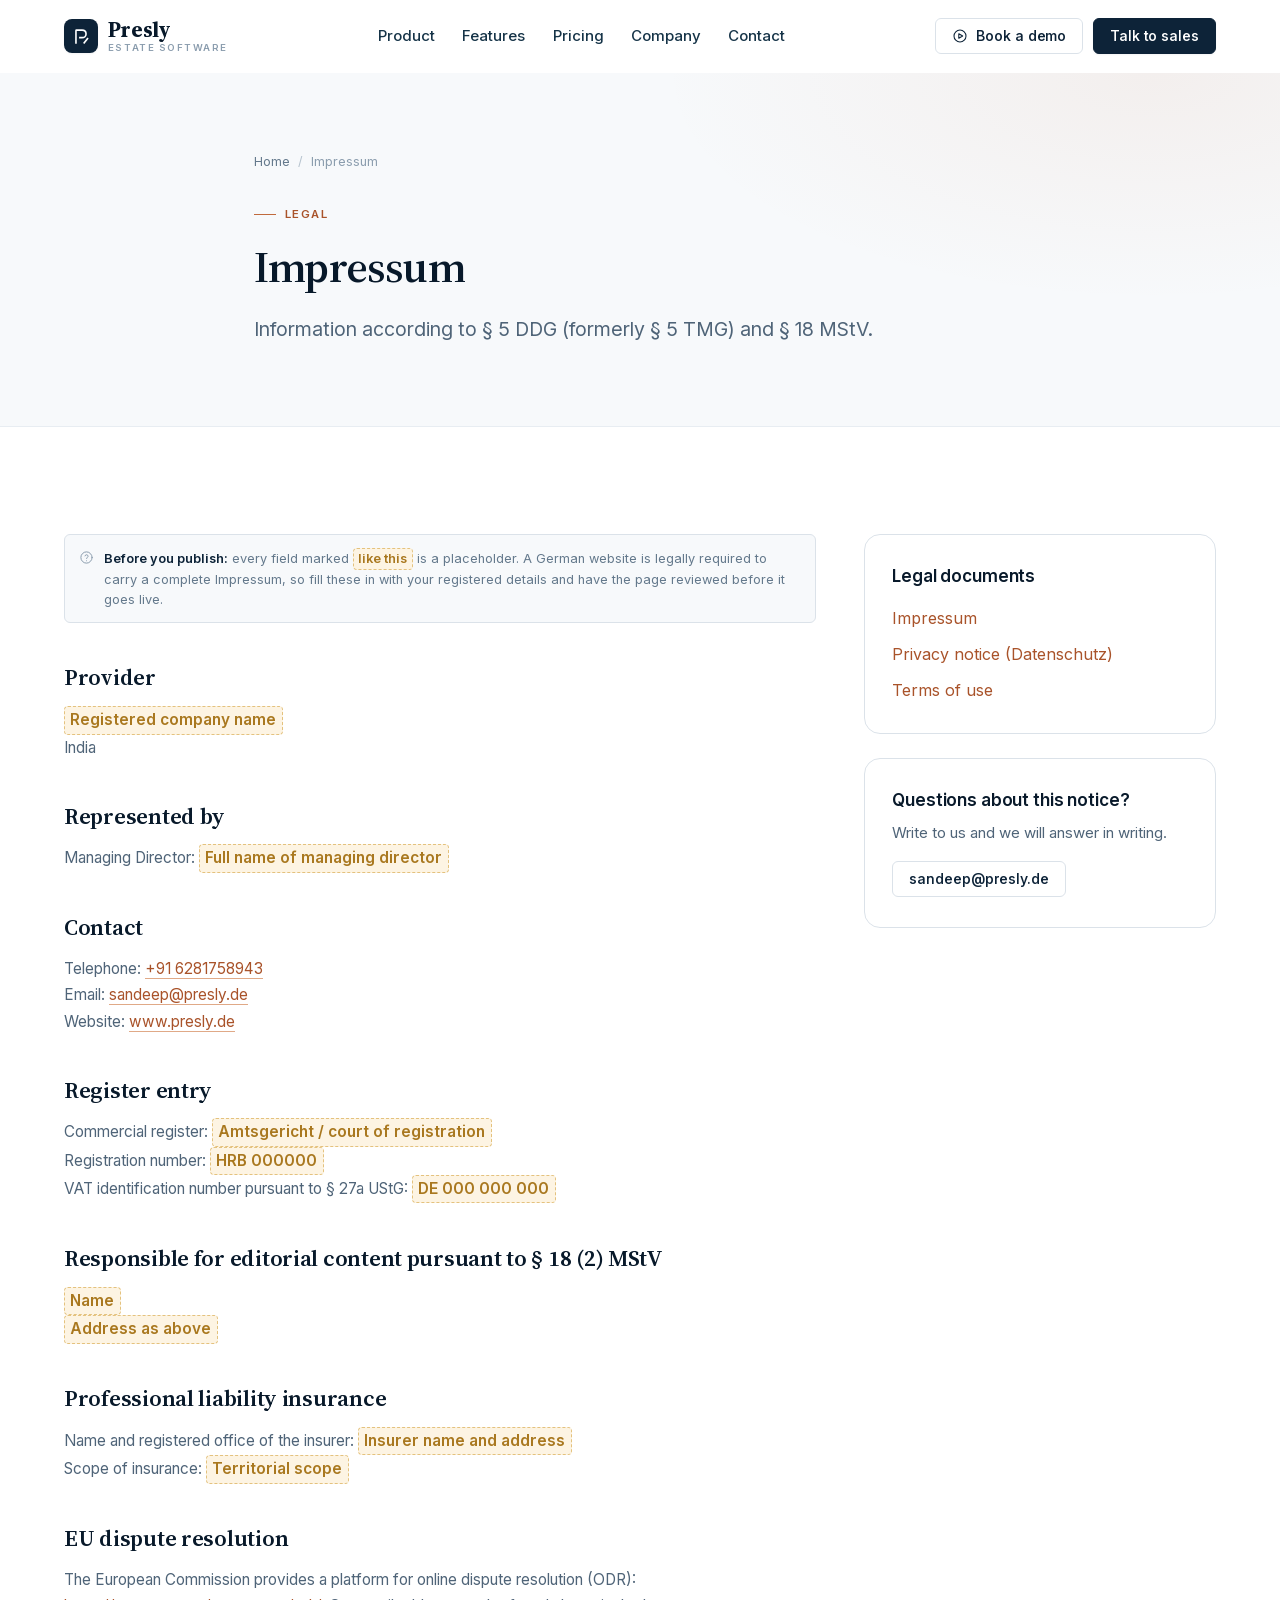
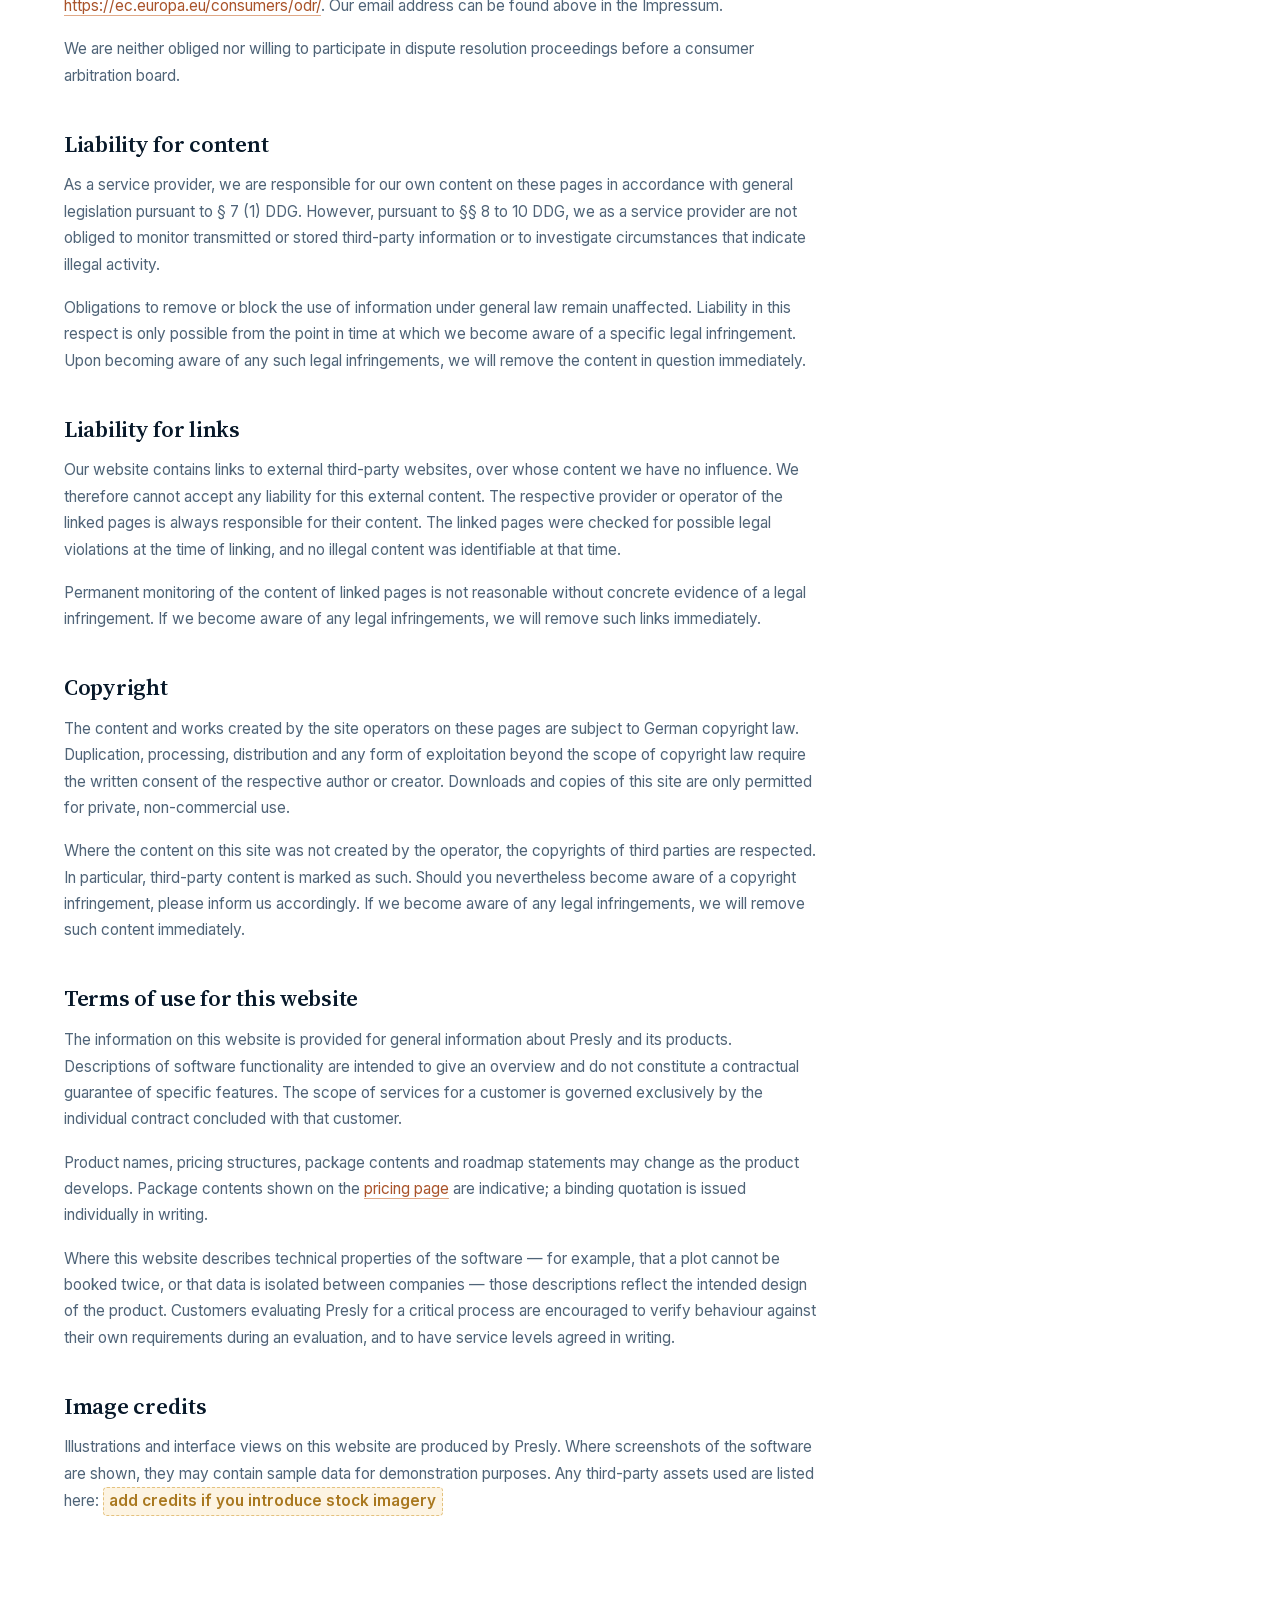
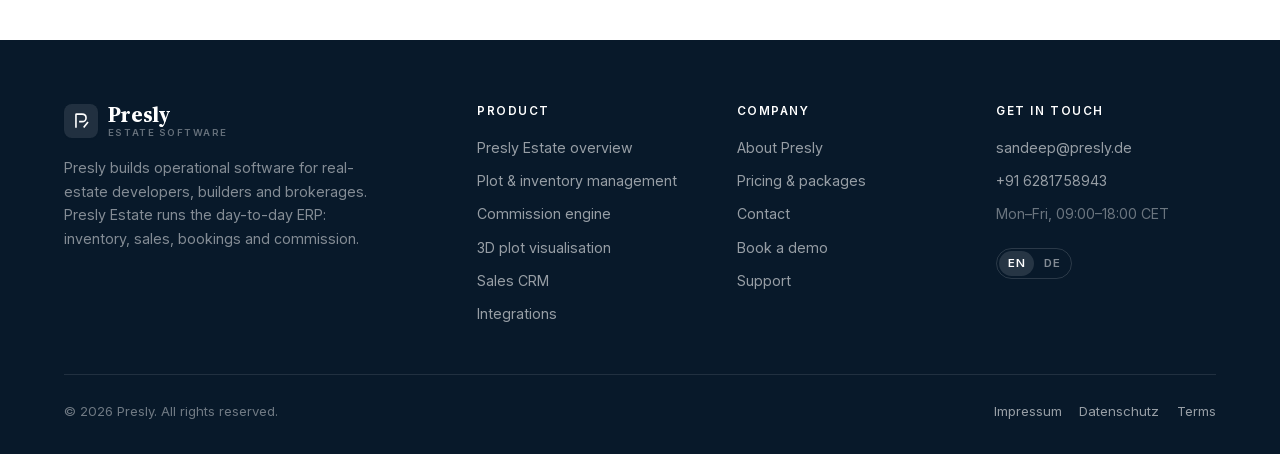
<file: impressum.html>
<!DOCTYPE html>
<html lang="en">
<head>
<meta charset="utf-8">
<meta name="viewport" content="width=device-width, initial-scale=1">
<title>Impressum — Presly</title>
<meta name="description" content="Legal notice (Impressum) for Presly, including company information, contact details, responsibility for content and terms of use.">
<link rel="canonical" href="https://www.presly.de/impressum.html">
<meta name="robots" content="noindex, follow">
<meta name="theme-color" content="#0d2338">
<link rel="icon" href="assets/img/favicon.svg" type="image/svg+xml">
<link rel="stylesheet" href="assets/fonts/fonts.css">
<link rel="stylesheet" href="assets/vendor/bootstrap/bootstrap.min.css">
<link rel="stylesheet" href="assets/css/presly.css">
</head>
<body data-page="impressum">
<svg xmlns="http://www.w3.org/2000/svg" style="display:none" aria-hidden="true" focusable="false">
  <defs>
    <!-- Presly mark: a surveyed plot corner, drawn as a monogram P in negative space -->
    <symbol id="i-mark" viewBox="0 0 24 24">
      <path d="M5 20V4.6c0-.33.27-.6.6-.6h7.1c2.9 0 5.05 2.02 5.05 4.72 0 2.7-2.15 4.7-5.05 4.7H10" fill="none" stroke="currentColor" stroke-width="2.05" stroke-linecap="square" stroke-linejoin="miter"/>
      <path d="M15.4 20 19.6 14.6" fill="none" stroke="currentColor" stroke-width="2.05" stroke-linecap="square"/>
    </symbol>

    <symbol id="i-arrow-right" viewBox="0 0 24 24"><path d="M5 12h13M13 6l6 6-6 6"/></symbol>
    <symbol id="i-arrow-up-right" viewBox="0 0 24 24"><path d="M7 17 17 7M8 7h9v9"/></symbol>
    <symbol id="i-arrow-up" viewBox="0 0 24 24"><path d="M12 19V5M6 11l6-6 6 6"/></symbol>
    <symbol id="i-arrow-down" viewBox="0 0 24 24"><path d="M12 5v14M6 13l6 6 6-6"/></symbol>
    <symbol id="i-check" viewBox="0 0 24 24"><path d="m4 12.5 5 5L20 6.5"/></symbol>
    <symbol id="i-check-circle" viewBox="0 0 24 24"><circle cx="12" cy="12" r="9"/><path d="m8 12.4 2.7 2.7L16.2 9.6"/></symbol>
    <symbol id="i-x" viewBox="0 0 24 24"><path d="M18 6 6 18M6 6l12 12"/></symbol>
    <symbol id="i-minus" viewBox="0 0 24 24"><path d="M5 12h14"/></symbol>
    <symbol id="i-menu" viewBox="0 0 24 24"><path d="M3 6h18M3 12h18M3 18h18"/></symbol>
    <symbol id="i-chevron-down" viewBox="0 0 24 24"><path d="m6 9 6 6 6-6"/></symbol>
    <symbol id="i-chevron-right" viewBox="0 0 24 24"><path d="m9 6 6 6-6 6"/></symbol>

    <symbol id="i-building" viewBox="0 0 24 24"><path d="M4 21V6.5L13 3v18M13 10h6.5a.5.5 0 0 1 .5.5V21M4 21h17M8 9h1.5M8 13h1.5M8 17h1.5M16 14h1M16 18h1"/></symbol>
    <symbol id="i-map" viewBox="0 0 24 24"><path d="m3 6.5 6-2.5 6 2.5 6-2.5v13l-6 2.5-6-2.5-6 2.5z"/><path d="M9 4v13M15 6.5v13"/></symbol>
    <symbol id="i-pin" viewBox="0 0 24 24"><path d="M12 21s6.5-5.5 6.5-10.5a6.5 6.5 0 1 0-13 0C5.5 15.5 12 21 12 21Z"/><circle cx="12" cy="10.5" r="2.4"/></symbol>
    <symbol id="i-layers" viewBox="0 0 24 24"><path d="m12 3 8.5 4.5L12 12 3.5 7.5 12 3Z"/><path d="m4 12 8 4.3 8-4.3M4 16.5 12 20.8l8-4.3"/></symbol>
    <symbol id="i-cube" viewBox="0 0 24 24"><path d="M12 2.8 20.5 7v10L12 21.2 3.5 17V7L12 2.8Z"/><path d="M3.7 7.2 12 11.5l8.3-4.3M12 11.5V21"/></symbol>
    <symbol id="i-grid" viewBox="0 0 24 24"><rect x="3.5" y="3.5" width="7" height="7" rx="1.2"/><rect x="13.5" y="3.5" width="7" height="7" rx="1.2"/><rect x="3.5" y="13.5" width="7" height="7" rx="1.2"/><rect x="13.5" y="13.5" width="7" height="7" rx="1.2"/></symbol>
    <symbol id="i-chart" viewBox="0 0 24 24"><path d="M4 20V4M4 20h16"/><path d="M8 17v-5M12.5 17V8M17 17v-7"/></symbol>
    <symbol id="i-trend" viewBox="0 0 24 24"><path d="M4 16.5 9.5 11l3.5 3.5L20 7.5"/><path d="M15 7.5h5v5"/></symbol>
    <symbol id="i-pie" viewBox="0 0 24 24"><path d="M12 3v9h9"/><path d="M20.5 12A8.5 8.5 0 1 1 12 3.5"/></symbol>
    <symbol id="i-users" viewBox="0 0 24 24"><circle cx="9" cy="8" r="3.4"/><path d="M2.8 20a6.2 6.2 0 0 1 12.4 0"/><path d="M16 5.2a3.4 3.4 0 0 1 0 6.6M17.6 20a6.4 6.4 0 0 0-1.6-4.2"/></symbol>
    <symbol id="i-user-plus" viewBox="0 0 24 24"><circle cx="9.5" cy="8" r="3.4"/><path d="M3.4 20a6.2 6.2 0 0 1 12.2 0M18.5 8v6M15.5 11h6"/></symbol>
    <symbol id="i-handshake" viewBox="0 0 24 24"><path d="m11 6 2.2-2.1a2 2 0 0 1 2.8 0l4.4 4.3a2 2 0 0 1 0 2.8L15 16.4a2 2 0 0 1-2.8 0L8 12.2"/><path d="M11 6 7.6 9.4a1.6 1.6 0 0 0 0 2.3l3 3M3 6.5 6.6 3"/></symbol>
    <symbol id="i-calc" viewBox="0 0 24 24"><rect x="4.5" y="2.8" width="15" height="18.4" rx="2.2"/><path d="M8 7h8M8 11.5h1.5M11 11.5h1.5M14 11.5h1.5M8 15h1.5M11 15h1.5M14 15h1.5M8 18h4.5"/></symbol>
    <symbol id="i-receipt" viewBox="0 0 24 24"><path d="M5 3h14v18l-2.3-1.6L14.4 21l-2.4-1.6L9.6 21l-2.3-1.6L5 21z"/><path d="M9 8h6M9 12h6"/></symbol>
    <symbol id="i-wallet" viewBox="0 0 24 24"><path d="M3.5 7.5A2.5 2.5 0 0 1 6 5h11.5A2.5 2.5 0 0 1 20 7.5v9A2.5 2.5 0 0 1 17.5 19H6a2.5 2.5 0 0 1-2.5-2.5z"/><path d="M15 12h5"/></symbol>
    <symbol id="i-calendar" viewBox="0 0 24 24"><rect x="3.5" y="5" width="17" height="15.5" rx="2.2"/><path d="M3.5 9.5h17M8 3.2v3.6M16 3.2v3.6"/><path d="M7.5 13.5h2M11 13.5h2M14.5 13.5h2M7.5 17h2M11 17h2"/></symbol>
    <symbol id="i-clock" viewBox="0 0 24 24"><circle cx="12" cy="12" r="9"/><path d="M12 7v5.3l3.3 2"/></symbol>
    <symbol id="i-bell" viewBox="0 0 24 24"><path d="M6 9a6 6 0 1 1 12 0c0 5 1.6 6.5 2.4 7.2.3.3.1.8-.3.8H3.9c-.4 0-.6-.5-.3-.8C4.4 15.5 6 14 6 9Z"/><path d="M10 20.2a2.2 2.2 0 0 0 4 0"/></symbol>
    <symbol id="i-search" viewBox="0 0 24 24"><circle cx="11" cy="11" r="6.5"/><path d="m16 16 4.5 4.5"/></symbol>
    <symbol id="i-filter" viewBox="0 0 24 24"><path d="M4 5.5h16l-6.2 7.3V19l-3.6 2v-8.2z"/></symbol>
    <symbol id="i-download" viewBox="0 0 24 24"><path d="M12 3.5v11M7.5 10 12 14.5 16.5 10M4.5 19.5h15"/></symbol>
    <symbol id="i-upload" viewBox="0 0 24 24"><path d="M12 15V4M7.5 8.5 12 4l4.5 4.5M4.5 19.5h15"/></symbol>
    <symbol id="i-file" viewBox="0 0 24 24"><path d="M13.5 2.8H7a2 2 0 0 0-2 2v14.4a2 2 0 0 0 2 2h10a2 2 0 0 0 2-2V8.3z"/><path d="M13.5 2.8v5.5H19"/></symbol>
    <symbol id="i-folder" viewBox="0 0 24 24"><path d="M3.5 7.5A2 2 0 0 1 5.5 5.5h3.6l2 2.5h7.4a2 2 0 0 1 2 2v7.5a2 2 0 0 1-2 2h-13a2 2 0 0 1-2-2z"/></symbol>
    <symbol id="i-shield" viewBox="0 0 24 24"><path d="M12 21.5c4.5-2 7-5.3 7-9.8V5.8L12 2.8 5 5.8v5.9c0 4.5 2.5 7.8 7 9.8Z"/><path d="m9 12 2.2 2.2L15.2 10"/></symbol>
    <symbol id="i-lock" viewBox="0 0 24 24"><rect x="4.5" y="10.5" width="15" height="10.2" rx="2.2"/><path d="M8 10.5V7.8a4 4 0 0 1 8 0v2.7"/></symbol>
    <symbol id="i-cloud" viewBox="0 0 24 24"><path d="M7.2 19h10a4.3 4.3 0 0 0 .5-8.6 6 6 0 0 0-11.4-1.6A4.2 4.2 0 0 0 7.2 19Z"/></symbol>
    <symbol id="i-server" viewBox="0 0 24 24"><rect x="3.5" y="4" width="17" height="6.4" rx="1.8"/><rect x="3.5" y="13.6" width="17" height="6.4" rx="1.8"/><path d="M7 7.2h.01M7 16.8h.01"/></symbol>
    <symbol id="i-globe" viewBox="0 0 24 24"><circle cx="12" cy="12" r="9"/><path d="M3.2 12h17.6M12 3a15 15 0 0 1 0 18M12 3a15 15 0 0 0 0 18"/></symbol>
    <symbol id="i-phone" viewBox="0 0 24 24"><path d="M6.2 3.6h3.1l1.6 4-2 1.3a11.5 11.5 0 0 0 5.2 5.2l1.3-2 4 1.6v3.1a2 2 0 0 1-2.2 2A16.4 16.4 0 0 1 4.2 5.8a2 2 0 0 1 2-2.2Z"/></symbol>
    <symbol id="i-mail" viewBox="0 0 24 24"><rect x="3" y="5" width="18" height="14" rx="2.2"/><path d="m3.8 6.6 7.2 5.4a1.7 1.7 0 0 0 2 0l7.2-5.4"/></symbol>
    <symbol id="i-send" viewBox="0 0 24 24"><path d="M21 3 10.5 13.5M21 3l-6.8 18-3.7-7.5L3 9.8 21 3Z"/></symbol>
    <symbol id="i-message" viewBox="0 0 24 24"><path d="M20.5 12a8 8 0 0 1-8 8H4.5l1.7-3.3A8 8 0 1 1 20.5 12Z"/></symbol>
    <symbol id="i-help" viewBox="0 0 24 24"><circle cx="12" cy="12" r="9"/><path d="M9.6 9.4a2.5 2.5 0 0 1 4.9.6c0 1.7-2.4 2-2.4 3.6"/><path d="M12 17.2h.01"/></symbol>
    <symbol id="i-target" viewBox="0 0 24 24"><circle cx="12" cy="12" r="8.5"/><circle cx="12" cy="12" r="4.6"/><circle cx="12" cy="12" r="1"/></symbol>
    <symbol id="i-compass" viewBox="0 0 24 24"><circle cx="12" cy="12" r="9"/><path d="m15.6 8.4-2 5.2-5.2 2 2-5.2z"/></symbol>
    <symbol id="i-sliders" viewBox="0 0 24 24"><path d="M4 7h9M17 7h3M4 12h3M11 12h9M4 17h9M17 17h3"/><circle cx="15" cy="7" r="2"/><circle cx="9" cy="12" r="2"/><circle cx="15" cy="17" r="2"/></symbol>
    <symbol id="i-key" viewBox="0 0 24 24"><circle cx="8" cy="15.5" r="4.2"/><path d="m11 12.5 7.5-7.5M16 7.5 18.5 10M14 9.5l2 2"/></symbol>
    <symbol id="i-tag" viewBox="0 0 24 24"><path d="M11.4 3.5H20v8.6l-8.9 8.9a1.6 1.6 0 0 1-2.3 0l-6.3-6.3a1.6 1.6 0 0 1 0-2.3z"/><path d="M16.2 7.8h.01"/></symbol>
    <symbol id="i-route" viewBox="0 0 24 24"><circle cx="6" cy="6" r="2.6"/><circle cx="18" cy="18" r="2.6"/><path d="M8.6 6H14a3.4 3.4 0 0 1 0 6.8H9.6a3.2 3.2 0 0 0 0 6.4"/></symbol>
    <symbol id="i-refresh" viewBox="0 0 24 24"><path d="M20 12a8 8 0 1 1-2.6-5.9"/><path d="M20 4v4.5h-4.5"/></symbol>
    <symbol id="i-plug" viewBox="0 0 24 24"><path d="M9 3v5M15 3v5M6.5 8h11v3.5a5.5 5.5 0 0 1-11 0z"/><path d="M12 17v4"/></symbol>
    <symbol id="i-code" viewBox="0 0 24 24"><path d="m8.5 8-4 4 4 4M15.5 8l4 4-4 4"/></symbol>
    <symbol id="i-book" viewBox="0 0 24 24"><path d="M4 4.5A1.5 1.5 0 0 1 5.5 3H11v16.5H5.5A1.5 1.5 0 0 0 4 21z"/><path d="M20 4.5A1.5 1.5 0 0 0 18.5 3H13v16.5h5.5A1.5 1.5 0 0 1 20 21z"/></symbol>
    <symbol id="i-play" viewBox="0 0 24 24"><circle cx="12" cy="12" r="9"/><path d="M10.2 8.6 16 12l-5.8 3.4z"/></symbol>
    <symbol id="i-plus" viewBox="0 0 24 24"><path d="M12 5v14M5 12h14"/></symbol>
    <symbol id="i-star" viewBox="0 0 24 24"><path d="m12 3.5 2.7 5.6 6.1.9-4.4 4.3 1 6.1-5.4-2.9-5.4 2.9 1-6.1L3.2 10l6.1-.9z"/></symbol>
    <symbol id="i-quote" viewBox="0 0 24 24"><path d="M9.4 6.5C6.6 7.7 5 10 5 12.6c0 2.1 1.2 3.6 3 3.6 1.6 0 2.7-1.1 2.7-2.6 0-1.4-1-2.4-2.4-2.4h-.5c.2-1.2 1.1-2.3 2.4-3zM19.2 6.5c-2.8 1.2-4.4 3.5-4.4 6.1 0 2.1 1.2 3.6 3 3.6 1.6 0 2.7-1.1 2.7-2.6 0-1.4-1-2.4-2.4-2.4h-.5c.2-1.2 1.1-2.3 2.4-3z"/></symbol>
    <symbol id="i-linkedin" viewBox="0 0 24 24"><rect x="3.5" y="3.5" width="17" height="17" rx="2.4"/><path d="M8 10.5V16M8 7.6v.01M11.6 16v-3.2a2 2 0 0 1 4 0V16"/></symbol>
    <symbol id="i-mail-open" viewBox="0 0 24 24"><path d="M3 6.5A2 2 0 0 1 5 5h14a2 2 0 0 1 2 2v9a2 2 0 0 1-2 2H5a2 2 0 0 1-2-2z"/><path d="M3.5 6.8 11 12.2a1.7 1.7 0 0 0 2 0l7.5-5.4"/><path d="M8 18v2h8v-2"/></symbol>
    <symbol id="i-eye" viewBox="0 0 24 24"><path d="M2.5 12S6 6.5 12 6.5 21.5 12 21.5 12 18 17.5 12 17.5 2.5 12 2.5 12Z"/><circle cx="12" cy="12" r="2.9"/></symbol>
    <symbol id="i-logo-lock" viewBox="0 0 24 24"><path d="M4 21V4.5h7.5a4.4 4.4 0 0 1 0 8.8H8"/><path d="M14.5 21 19 15"/></symbol>
  </defs>
</svg>
<!-- ===================== HEADER ===================== -->
<a class="skip-link" href="#main" style="position:absolute;left:-9999px;top:0;z-index:2000;background:#fff;padding:.6rem 1rem;border-radius:0 0 6px 0;font-weight:600" onfocus="this.style.left='0'" onblur="this.style.left='-9999px'">Skip to content</a>
<header class="site-header" id="siteHeader">
  <div class="shell header-inner">
    <a class="brand" href="index.html" aria-label="Presly — home">
      <span class="brand-mark"><svg viewBox="0 0 24 24" aria-hidden="true" style="color:#fff"><use href="#i-mark"></use></svg></span>
      <span class="brand-text">
        <span class="brand-name">Presly</span>
        <span class="brand-sub">Estate Software</span>
      </span>
    </a>

    <nav class="nav-main" aria-label="Primary">
      <a class="nav-link-p" data-nav="product" href="product.html">Product</a>
      <a class="nav-link-p" data-nav="features" href="features.html">Features</a>
      <a class="nav-link-p" data-nav="pricing" href="pricing.html">Pricing</a>
      <a class="nav-link-p" data-nav="about" href="about.html">Company</a>
      <a class="nav-link-p" data-nav="contact" href="contact.html">Contact</a>
    </nav>

    <div class="header-actions">
      <a class="btn btn-line btn-sm" href="contact.html#demo">
        <svg class="ico" aria-hidden="true"><use href="#i-play"></use></svg>
        Book a demo
      </a>
      <a class="btn btn-ink btn-sm" href="contact.html#quote">Talk to sales</a>
      <button class="nav-toggle" id="navToggle" type="button" aria-expanded="false" aria-controls="mobileNav" aria-label="Open menu">
        <svg class="ico" aria-hidden="true"><use href="#i-menu"></use></svg>
      </button>
    </div>
  </div>

  <div class="mobile-nav" id="mobileNav">
    <div class="shell">
      <a class="m-link" href="product.html">Product</a>
      <a class="m-link" href="features.html">Features</a>
      <a class="m-link" href="pricing.html">Pricing</a>
      <a class="m-link" href="about.html">Company</a>
      <a class="m-link" href="contact.html">Contact</a>
      <div class="m-cta">
        <a class="btn btn-line" href="contact.html#demo">Book a demo</a>
        <a class="btn btn-ink" href="contact.html#quote">Talk to sales</a>
      </div>
    </div>
  </div>
</header>

<main id="main">

  <section class="page-hero">
    <div class="shell shell-narrow" style="padding-inline:24px">
      <nav class="crumbs" aria-label="Breadcrumb">
        <a href="index.html">Home</a><span class="sep">/</span><span>Impressum</span>
      </nav>
      <span class="eyebrow">Legal</span>
      <h1 class="t-h2">Impressum</h1>
      <p class="t-lead">
        Information according to § 5 DDG (formerly § 5 TMG) and § 18 MStV.
      </p>
    </div>
  </section>

  <section class="section">
    <div class="shell">
      <div class="row g-5">
        <div class="col-lg-8">
          <div class="prose">

            <div class="form-note" style="margin-bottom:2.5rem">
              <svg class="ico" aria-hidden="true"><use href="#i-help"></use></svg>
              <span>
                <strong style="color:var(--ink-800)">Before you publish:</strong> every
                field marked <span class="placeholder-flag">like this</span> is a
                placeholder. A German website is legally required to carry a complete
                Impressum, so fill these in with your registered details and have the page
                reviewed before it goes live.
              </span>
            </div>

            <h2>Provider</h2>
            <p>
              <span class="placeholder-flag">Registered company name</span><br>
              India
            </p>

            <h2>Represented by</h2>
            <p>
              Managing Director: <span class="placeholder-flag">Full name of managing director</span>
            </p>

            <h2>Contact</h2>
            <p>
              Telephone: <a href="tel:+916281758943">+91 6281758943</a><br>
              Email: <a href="mailto:sandeep@presly.de">sandeep@presly.de</a><br>
              Website: <a href="https://www.presly.de/">www.presly.de</a>
            </p>

            <h2>Register entry</h2>
            <p>
              Commercial register: <span class="placeholder-flag">Amtsgericht / court of registration</span><br>
              Registration number: <span class="placeholder-flag">HRB 000000</span><br>
              VAT identification number pursuant to § 27a UStG:
              <span class="placeholder-flag">DE 000 000 000</span>
            </p>

            <h2>Responsible for editorial content pursuant to § 18 (2) MStV</h2>
            <p>
              <span class="placeholder-flag">Name</span><br>
              <span class="placeholder-flag">Address as above</span>
            </p>

            <h2>Professional liability insurance</h2>
            <p>
              Name and registered office of the insurer:
              <span class="placeholder-flag">Insurer name and address</span><br>
              Scope of insurance: <span class="placeholder-flag">Territorial scope</span>
            </p>

            <h2>EU dispute resolution</h2>
            <p>
              The European Commission provides a platform for online dispute resolution
              (ODR): <a href="https://ec.europa.eu/consumers/odr/" rel="noopener noreferrer" target="_blank">https://ec.europa.eu/consumers/odr/</a>.
              Our email address can be found above in the Impressum.
            </p>
            <p>
              We are neither obliged nor willing to participate in dispute resolution
              proceedings before a consumer arbitration board.
            </p>

            <h2>Liability for content</h2>
            <p>
              As a service provider, we are responsible for our own content on these pages
              in accordance with general legislation pursuant to § 7 (1) DDG. However,
              pursuant to §§ 8 to 10 DDG, we as a service provider are not obliged to
              monitor transmitted or stored third-party information or to investigate
              circumstances that indicate illegal activity.
            </p>
            <p>
              Obligations to remove or block the use of information under general law
              remain unaffected. Liability in this respect is only possible from the point
              in time at which we become aware of a specific legal infringement. Upon
              becoming aware of any such legal infringements, we will remove the content
              in question immediately.
            </p>

            <h2>Liability for links</h2>
            <p>
              Our website contains links to external third-party websites, over whose
              content we have no influence. We therefore cannot accept any liability for
              this external content. The respective provider or operator of the linked
              pages is always responsible for their content. The linked pages were checked
              for possible legal violations at the time of linking, and no illegal content
              was identifiable at that time.
            </p>
            <p>
              Permanent monitoring of the content of linked pages is not reasonable without
              concrete evidence of a legal infringement. If we become aware of any legal
              infringements, we will remove such links immediately.
            </p>

            <h2>Copyright</h2>
            <p>
              The content and works created by the site operators on these pages are
              subject to German copyright law. Duplication, processing, distribution and
              any form of exploitation beyond the scope of copyright law require the
              written consent of the respective author or creator. Downloads and copies of
              this site are only permitted for private, non-commercial use.
            </p>
            <p>
              Where the content on this site was not created by the operator, the copyrights
              of third parties are respected. In particular, third-party content is marked
              as such. Should you nevertheless become aware of a copyright infringement,
              please inform us accordingly. If we become aware of any legal infringements,
              we will remove such content immediately.
            </p>

            <h2 id="terms">Terms of use for this website</h2>
            <p>
              The information on this website is provided for general information about
              Presly and its products. Descriptions of software functionality are intended
              to give an overview and do not constitute a contractual guarantee of specific
              features. The scope of services for a customer is governed exclusively by the
              individual contract concluded with that customer.
            </p>
            <p>
              Product names, pricing structures, package contents and roadmap statements
              may change as the product develops. Package contents shown on the
              <a href="pricing.html">pricing page</a> are indicative; a binding quotation is
              issued individually in writing.
            </p>
            <p>
              Where this website describes technical properties of the software — for
              example, that a plot cannot be booked twice, or that data is isolated between
              companies — those descriptions reflect the intended design of the product.
              Customers evaluating Presly for a critical process are encouraged to verify
              behaviour against their own requirements during an evaluation, and to have
              service levels agreed in writing.
            </p>

            <h2>Image credits</h2>
            <p>
              Illustrations and interface views on this website are produced by Presly.
              Where screenshots of the software are shown, they may contain sample data for
              demonstration purposes. Any third-party assets used are listed here:
              <span class="placeholder-flag">add credits if you introduce stock imagery</span>
            </p>

          </div>
        </div>

        <div class="col-lg-4">
          <div class="aside-sticky">
            <div class="card-p">
              <h3 class="t-h4">Legal documents</h3>
              <ul class="footer-links" style="margin-top:1rem;color:var(--slate-600)">
                <li><a href="impressum.html" style="color:var(--clay-600)">Impressum</a></li>
                <li><a href="datenschutz.html" style="color:var(--clay-600)">Privacy notice (Datenschutz)</a></li>
                <li><a href="impressum.html#terms" style="color:var(--clay-600)">Terms of use</a></li>
              </ul>
            </div>
            <div class="card-p" style="margin-top:1.5rem">
              <h3 class="t-h4">Questions about this notice?</h3>
              <p style="margin-bottom:1rem">Write to us and we will answer in writing.</p>
              <a class="btn btn-line btn-sm" href="mailto:sandeep@presly.de">sandeep@presly.de</a>
            </div>
          </div>
        </div>
      </div>
    </div>
  </section>

</main>

<!-- ===================== FOOTER ===================== -->
<footer class="site-footer">
  <div class="shell">
    <div class="footer-grid">
      <div class="footer-brand">
        <a class="brand" href="index.html">
          <span class="brand-mark"><svg viewBox="0 0 24 24" aria-hidden="true" style="color:#fff"><use href="#i-mark"></use></svg></span>
          <span class="brand-text">
            <span class="brand-name">Presly</span>
            <span class="brand-sub">Estate Software</span>
          </span>
        </a>
        <p class="footer-about">
          Presly builds operational software for real-estate developers, builders and
          brokerages. Presly Estate runs the day-to-day ERP: inventory, sales, bookings
          and commission.
        </p>
      </div>

      <div>
        <h4>Product</h4>
        <ul class="footer-links">
          <li><a href="product.html">Presly Estate overview</a></li>
          <li><a href="features.html#inventory">Plot &amp; inventory management</a></li>
          <li><a href="features.html#commission">Commission engine</a></li>
          <li><a href="features.html#visualisation">3D plot visualisation</a></li>
          <li><a href="features.html#crm">Sales CRM</a></li>
          <li><a href="features.html#integrations">Integrations</a></li>
        </ul>
      </div>

      <div>
        <h4>Company</h4>
        <ul class="footer-links">
          <li><a href="about.html">About Presly</a></li>
          <li><a href="pricing.html">Pricing &amp; packages</a></li>
          <li><a href="contact.html">Contact</a></li>
          <li><a href="contact.html#demo">Book a demo</a></li>
          <li><a href="contact.html#support">Support</a></li>
        </ul>
      </div>

      <div>
        <h4>Get in touch</h4>
        <ul class="footer-links">
          <li><a href="mailto:sandeep@presly.de">sandeep@presly.de</a></li>
          <li><a href="tel:+916281758943">+91 6281758943</a></li>
          <li><span style="color:rgba(255,255,255,.4)">Mon–Fri, 09:00–18:00 CET</span></li>
        </ul>
        <div style="margin-top:1.4rem">
          <div class="lang-switch" role="group" aria-label="Language">
            <span class="is-on">EN</span>
            <a href="index.html" hreflang="de" title="German version coming soon">DE</a>
          </div>
        </div>
      </div>
    </div>

    <div class="footer-bottom">
      <span>© <span id="year">2025</span> Presly. All rights reserved.</span>
      <nav class="footer-legal-links" aria-label="Legal">
        <a href="impressum.html">Impressum</a>
        <a href="datenschutz.html">Datenschutz</a>
        <a href="impressum.html#terms">Terms</a>
      </nav>
    </div>
  </div>
</footer>

<script src="assets/vendor/bootstrap/bootstrap.bundle.min.js" defer></script>
<script src="assets/js/main.js" defer></script>
</body>
</html>
</file>
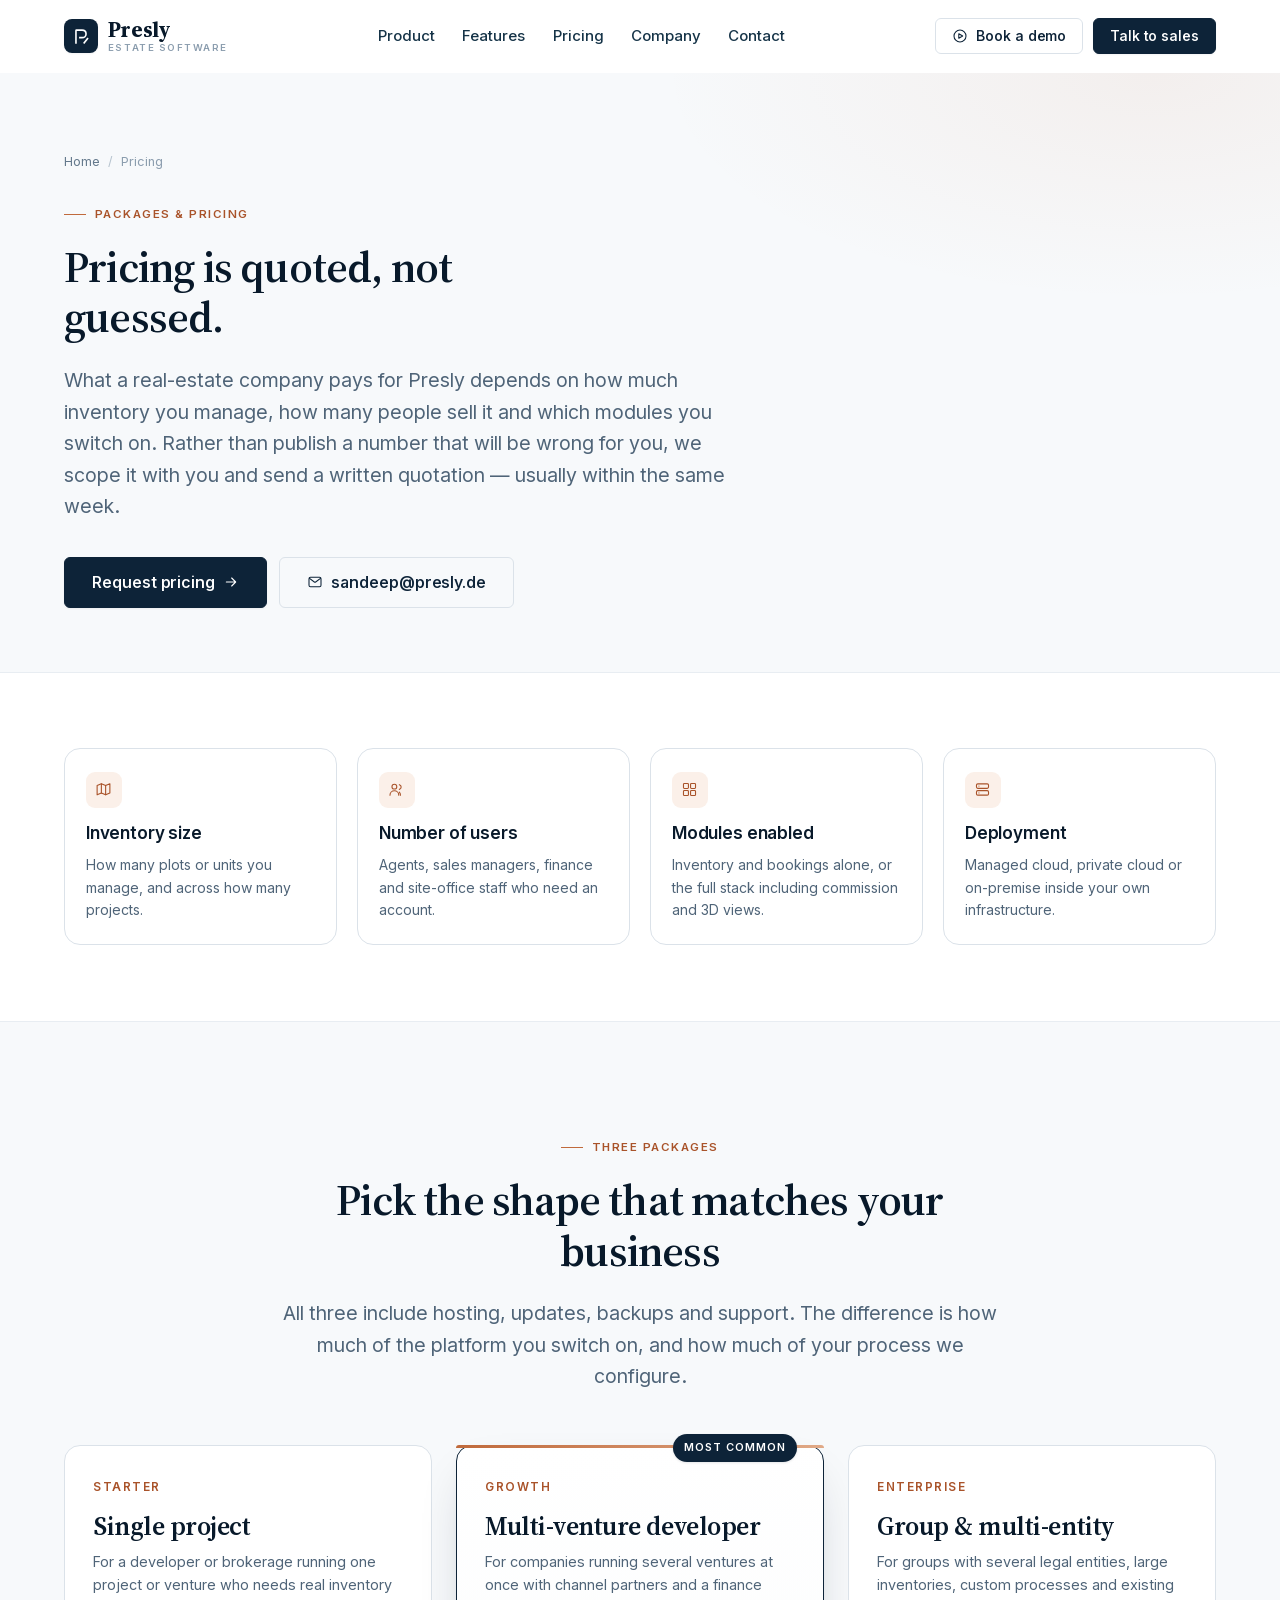
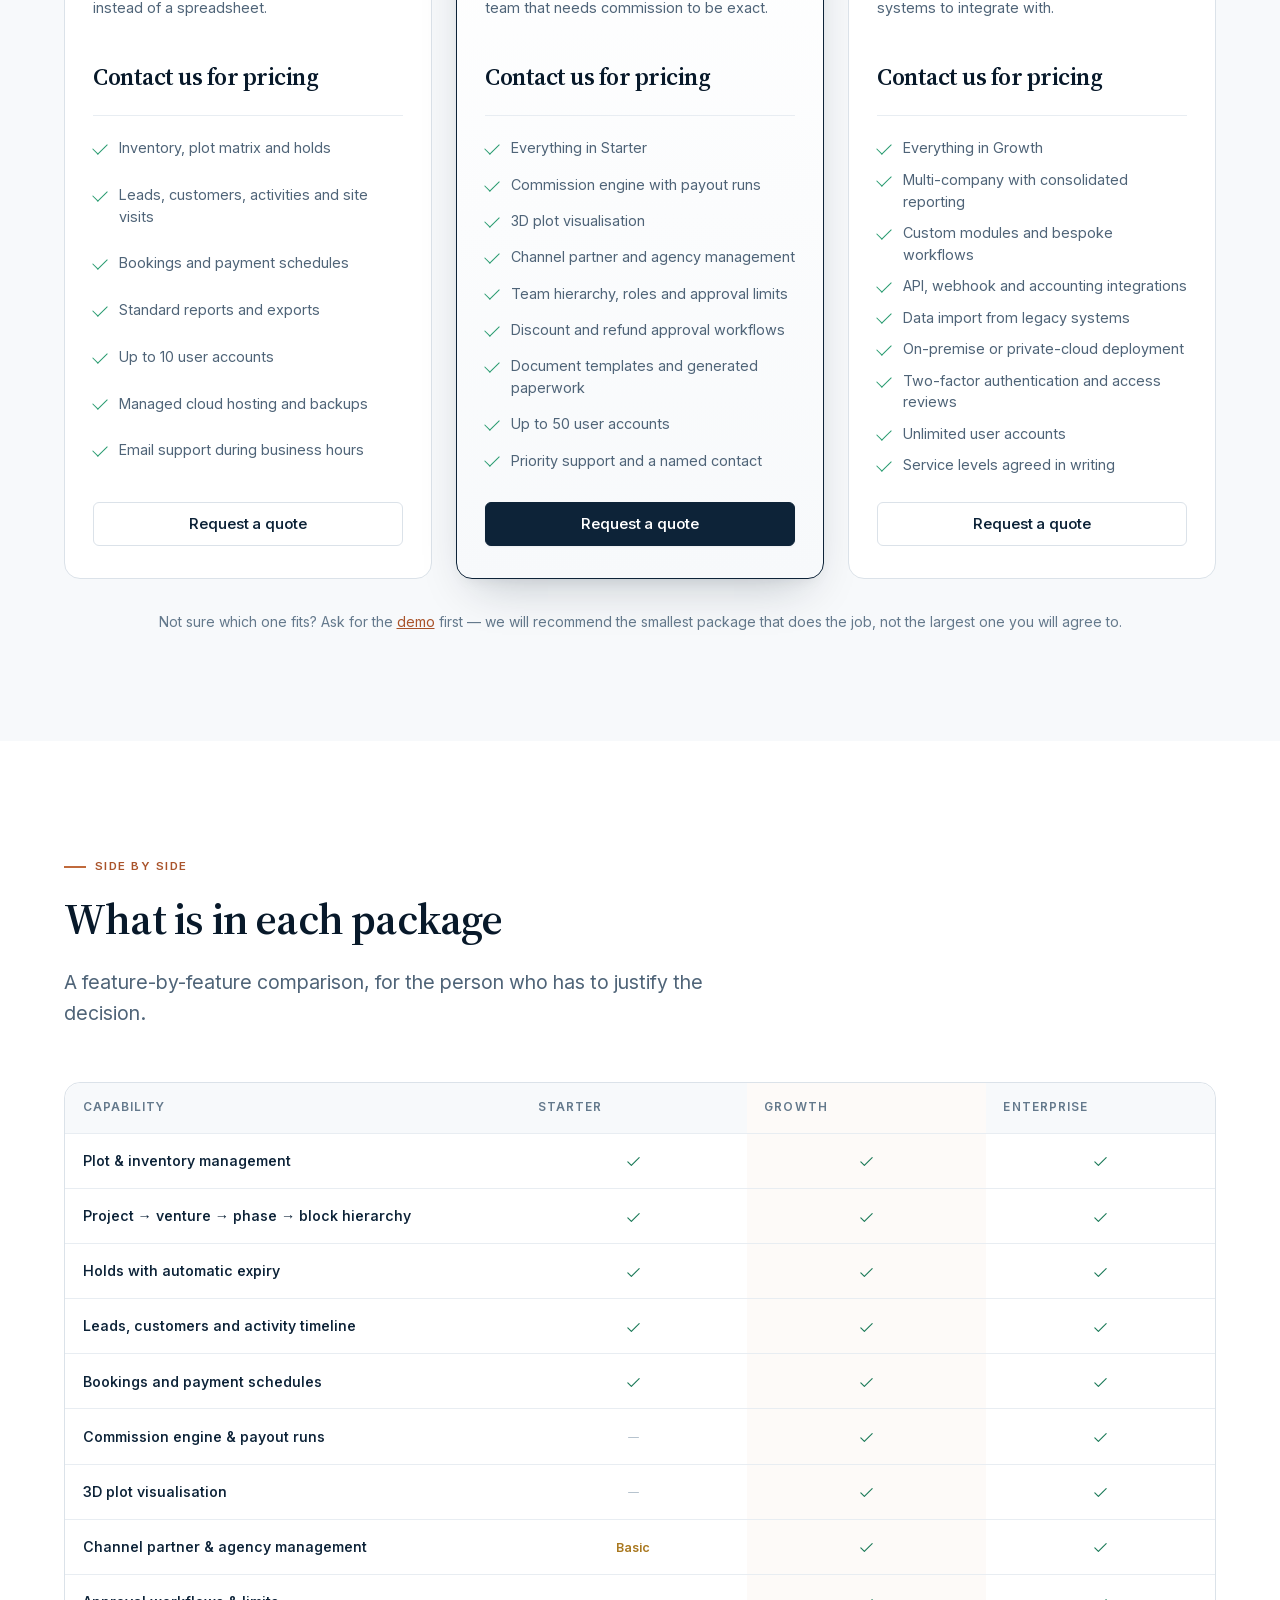
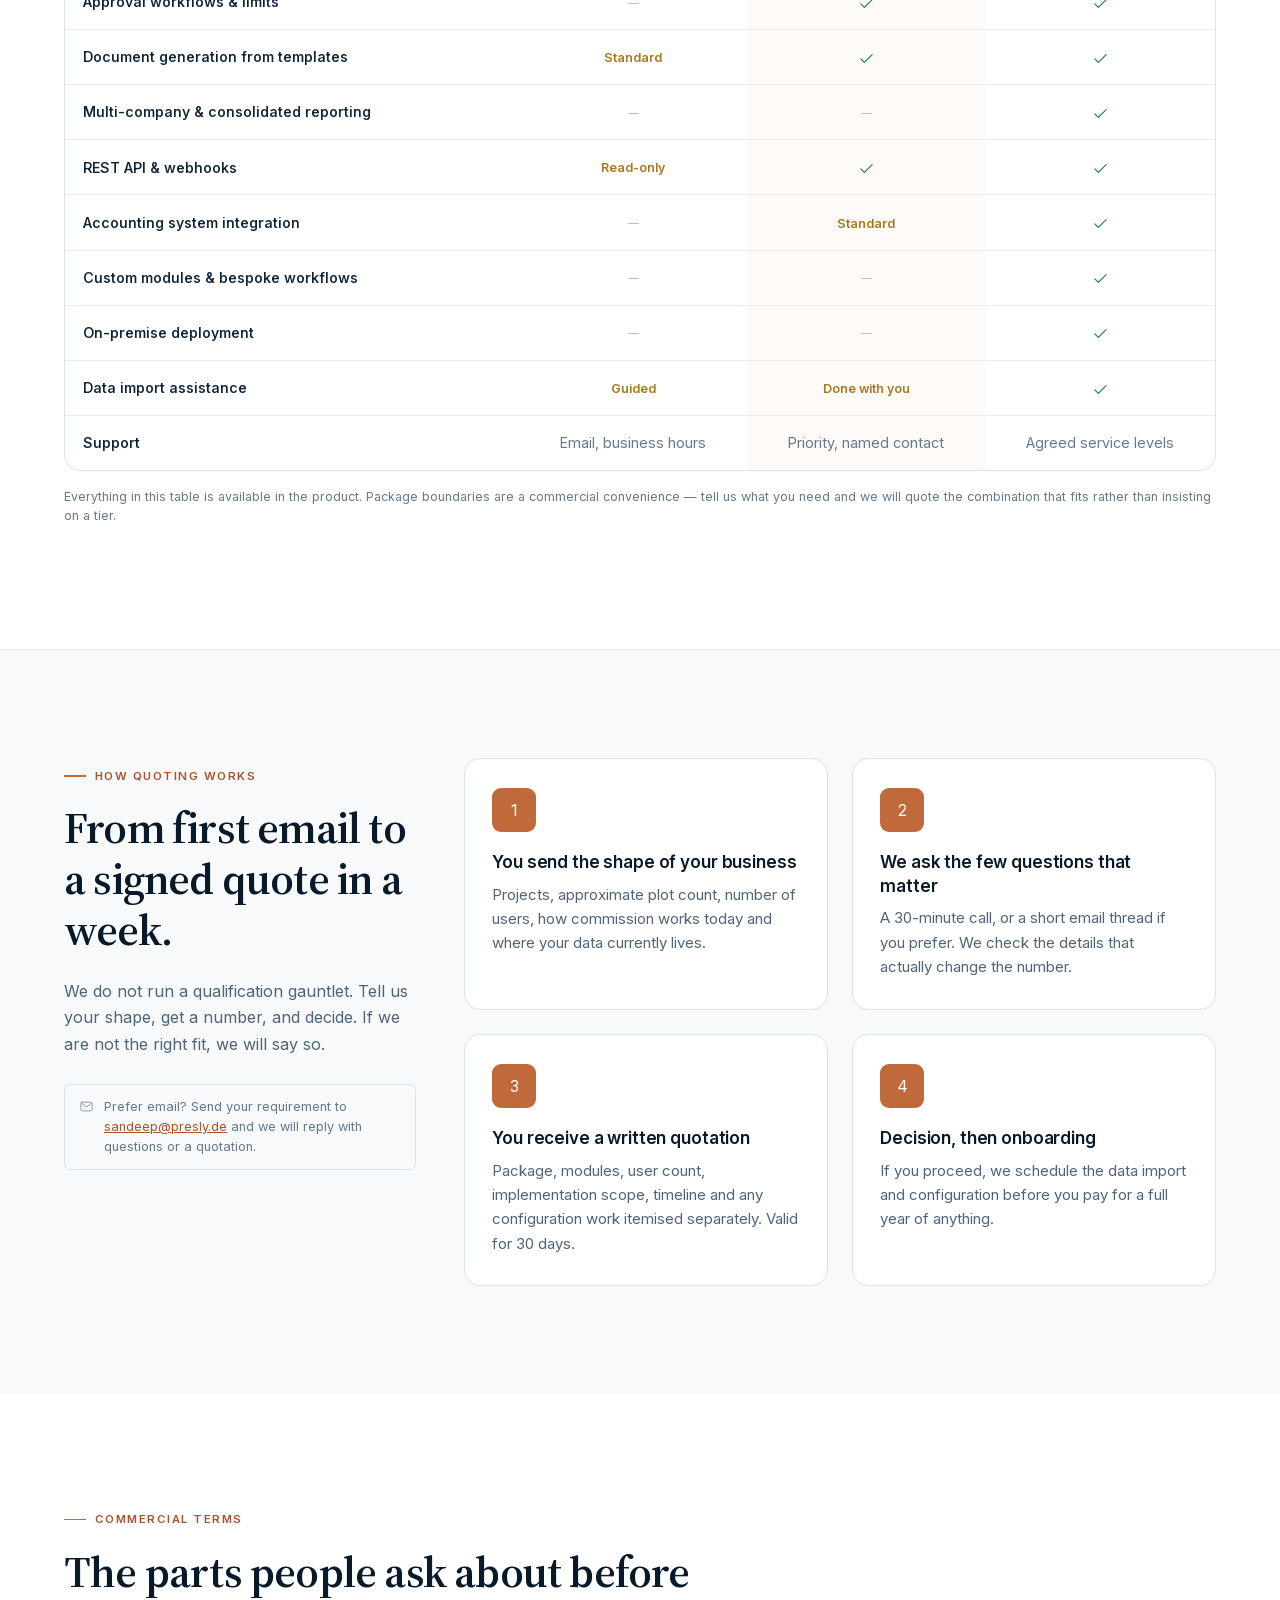
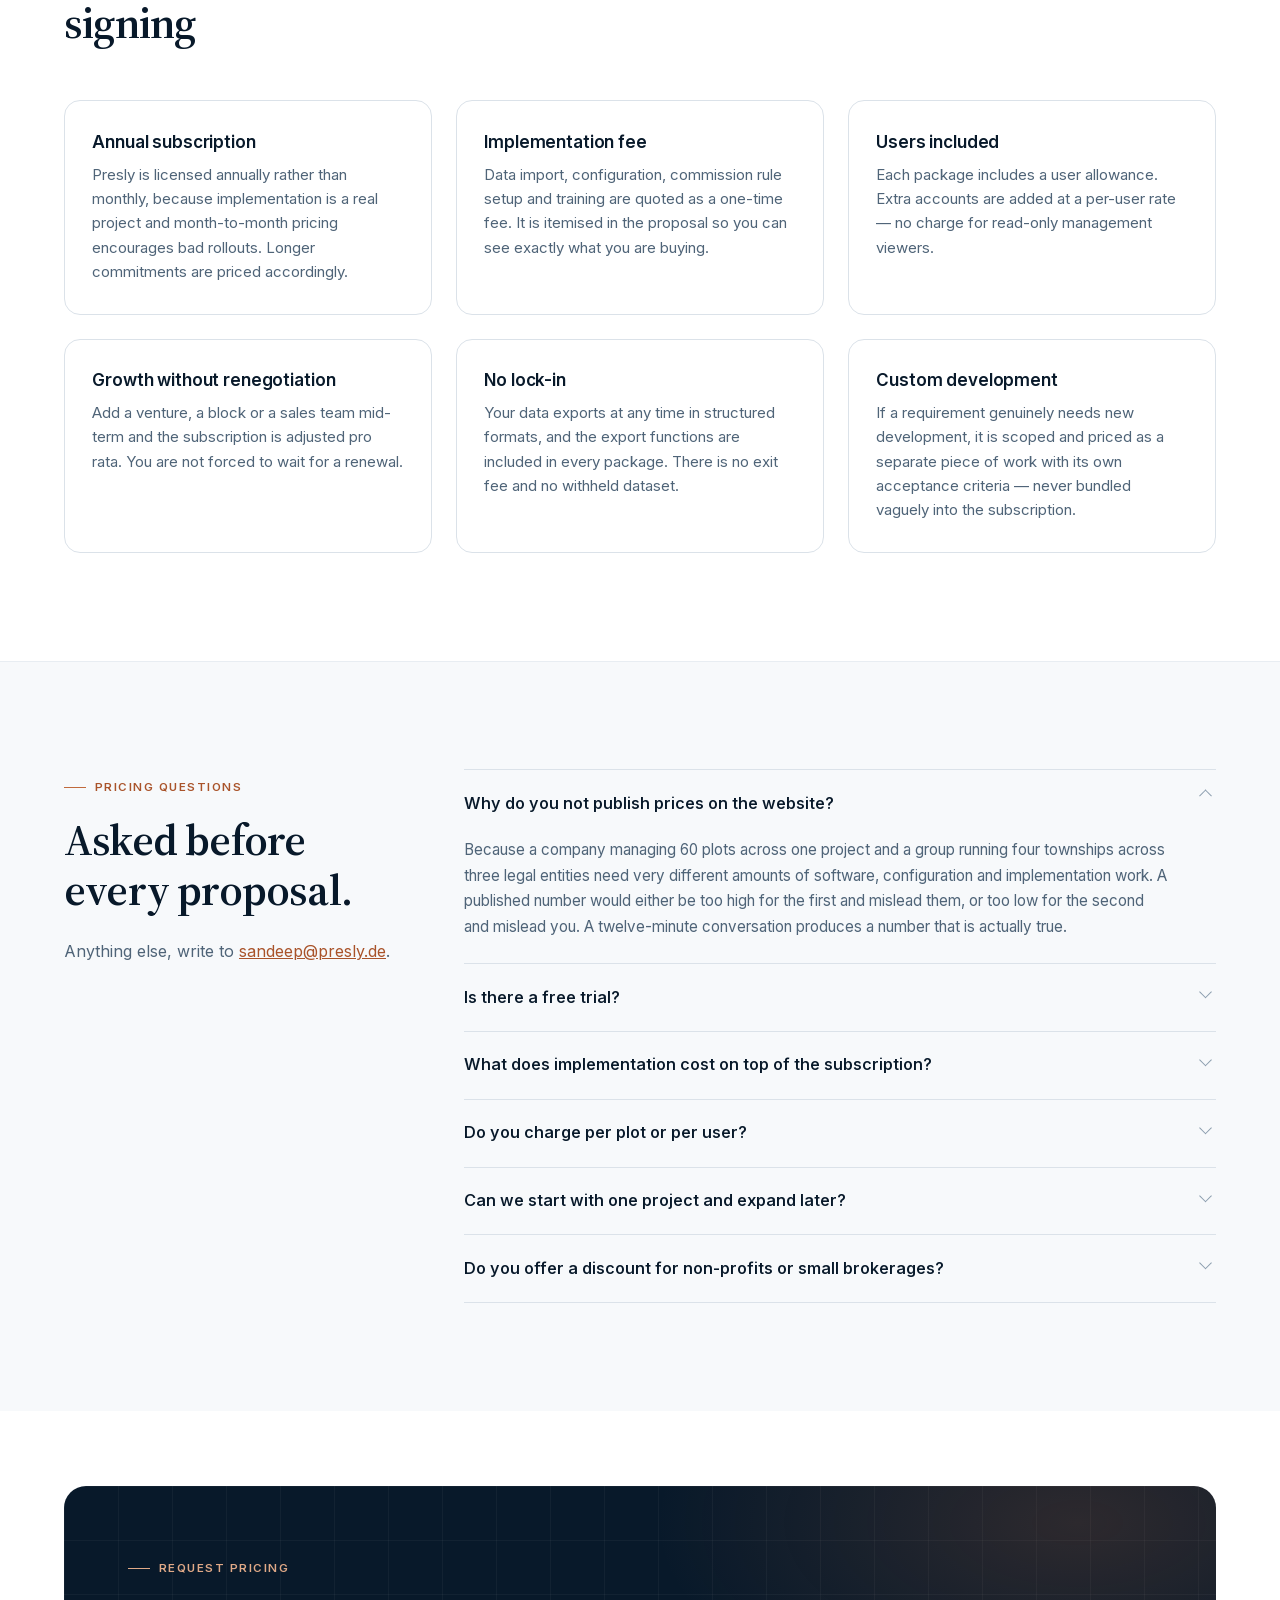
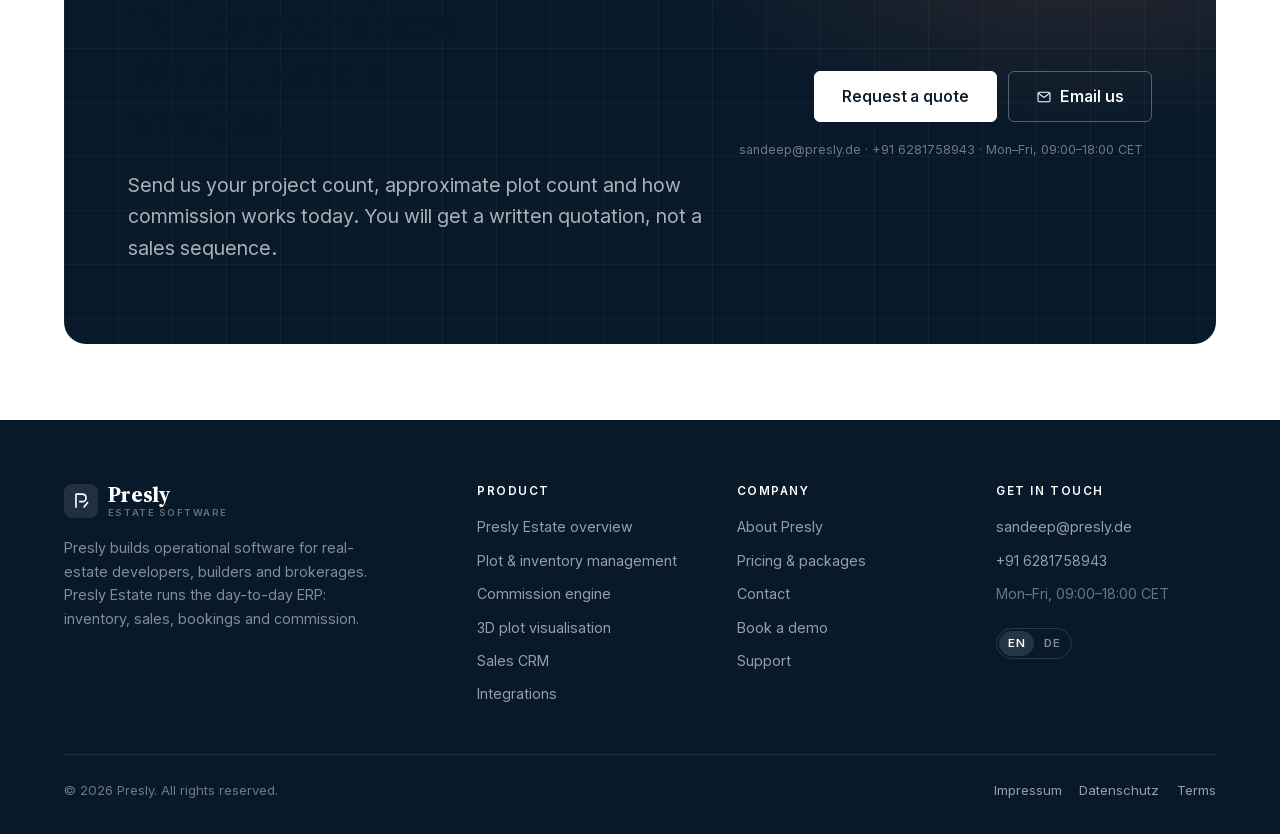
<file: pricing.html>
<!DOCTYPE html>
<html lang="en">
<head>
<meta charset="utf-8">
<meta name="viewport" content="width=device-width, initial-scale=1">
<title>Pricing &amp; Packages — Presly Estate | Request a Quote</title>
<meta name="description" content="Presly Estate packages: Starter, Growth and Enterprise. Pricing is scoped per company by plot count, users and modules. Request a written quote from our team.">
<link rel="canonical" href="https://www.presly.de/pricing.html">
<meta name="theme-color" content="#0d2338">
<meta property="og:type" content="website">
<meta property="og:site_name" content="Presly">
<meta property="og:title" content="Pricing &amp; Packages — Presly Estate">
<meta property="og:description" content="Transparent packages, scoped pricing. Request a written quote from our team.">
<meta property="og:url" content="https://www.presly.de/pricing.html">
<meta property="og:image" content="https://www.presly.de/assets/img/og-cover.png">
<link rel="icon" href="assets/img/favicon.svg" type="image/svg+xml">
<link rel="stylesheet" href="assets/fonts/fonts.css">
<link rel="stylesheet" href="assets/vendor/bootstrap/bootstrap.min.css">
<link rel="stylesheet" href="assets/css/presly.css">
</head>
<body data-page="pricing">
<svg xmlns="http://www.w3.org/2000/svg" style="display:none" aria-hidden="true" focusable="false">
  <defs>
    <!-- Presly mark: a surveyed plot corner, drawn as a monogram P in negative space -->
    <symbol id="i-mark" viewBox="0 0 24 24">
      <path d="M5 20V4.6c0-.33.27-.6.6-.6h7.1c2.9 0 5.05 2.02 5.05 4.72 0 2.7-2.15 4.7-5.05 4.7H10" fill="none" stroke="currentColor" stroke-width="2.05" stroke-linecap="square" stroke-linejoin="miter"/>
      <path d="M15.4 20 19.6 14.6" fill="none" stroke="currentColor" stroke-width="2.05" stroke-linecap="square"/>
    </symbol>

    <symbol id="i-arrow-right" viewBox="0 0 24 24"><path d="M5 12h13M13 6l6 6-6 6"/></symbol>
    <symbol id="i-arrow-up-right" viewBox="0 0 24 24"><path d="M7 17 17 7M8 7h9v9"/></symbol>
    <symbol id="i-arrow-up" viewBox="0 0 24 24"><path d="M12 19V5M6 11l6-6 6 6"/></symbol>
    <symbol id="i-arrow-down" viewBox="0 0 24 24"><path d="M12 5v14M6 13l6 6 6-6"/></symbol>
    <symbol id="i-check" viewBox="0 0 24 24"><path d="m4 12.5 5 5L20 6.5"/></symbol>
    <symbol id="i-check-circle" viewBox="0 0 24 24"><circle cx="12" cy="12" r="9"/><path d="m8 12.4 2.7 2.7L16.2 9.6"/></symbol>
    <symbol id="i-x" viewBox="0 0 24 24"><path d="M18 6 6 18M6 6l12 12"/></symbol>
    <symbol id="i-minus" viewBox="0 0 24 24"><path d="M5 12h14"/></symbol>
    <symbol id="i-menu" viewBox="0 0 24 24"><path d="M3 6h18M3 12h18M3 18h18"/></symbol>
    <symbol id="i-chevron-down" viewBox="0 0 24 24"><path d="m6 9 6 6 6-6"/></symbol>
    <symbol id="i-chevron-right" viewBox="0 0 24 24"><path d="m9 6 6 6-6 6"/></symbol>

    <symbol id="i-building" viewBox="0 0 24 24"><path d="M4 21V6.5L13 3v18M13 10h6.5a.5.5 0 0 1 .5.5V21M4 21h17M8 9h1.5M8 13h1.5M8 17h1.5M16 14h1M16 18h1"/></symbol>
    <symbol id="i-map" viewBox="0 0 24 24"><path d="m3 6.5 6-2.5 6 2.5 6-2.5v13l-6 2.5-6-2.5-6 2.5z"/><path d="M9 4v13M15 6.5v13"/></symbol>
    <symbol id="i-pin" viewBox="0 0 24 24"><path d="M12 21s6.5-5.5 6.5-10.5a6.5 6.5 0 1 0-13 0C5.5 15.5 12 21 12 21Z"/><circle cx="12" cy="10.5" r="2.4"/></symbol>
    <symbol id="i-layers" viewBox="0 0 24 24"><path d="m12 3 8.5 4.5L12 12 3.5 7.5 12 3Z"/><path d="m4 12 8 4.3 8-4.3M4 16.5 12 20.8l8-4.3"/></symbol>
    <symbol id="i-cube" viewBox="0 0 24 24"><path d="M12 2.8 20.5 7v10L12 21.2 3.5 17V7L12 2.8Z"/><path d="M3.7 7.2 12 11.5l8.3-4.3M12 11.5V21"/></symbol>
    <symbol id="i-grid" viewBox="0 0 24 24"><rect x="3.5" y="3.5" width="7" height="7" rx="1.2"/><rect x="13.5" y="3.5" width="7" height="7" rx="1.2"/><rect x="3.5" y="13.5" width="7" height="7" rx="1.2"/><rect x="13.5" y="13.5" width="7" height="7" rx="1.2"/></symbol>
    <symbol id="i-chart" viewBox="0 0 24 24"><path d="M4 20V4M4 20h16"/><path d="M8 17v-5M12.5 17V8M17 17v-7"/></symbol>
    <symbol id="i-trend" viewBox="0 0 24 24"><path d="M4 16.5 9.5 11l3.5 3.5L20 7.5"/><path d="M15 7.5h5v5"/></symbol>
    <symbol id="i-pie" viewBox="0 0 24 24"><path d="M12 3v9h9"/><path d="M20.5 12A8.5 8.5 0 1 1 12 3.5"/></symbol>
    <symbol id="i-users" viewBox="0 0 24 24"><circle cx="9" cy="8" r="3.4"/><path d="M2.8 20a6.2 6.2 0 0 1 12.4 0"/><path d="M16 5.2a3.4 3.4 0 0 1 0 6.6M17.6 20a6.4 6.4 0 0 0-1.6-4.2"/></symbol>
    <symbol id="i-user-plus" viewBox="0 0 24 24"><circle cx="9.5" cy="8" r="3.4"/><path d="M3.4 20a6.2 6.2 0 0 1 12.2 0M18.5 8v6M15.5 11h6"/></symbol>
    <symbol id="i-handshake" viewBox="0 0 24 24"><path d="m11 6 2.2-2.1a2 2 0 0 1 2.8 0l4.4 4.3a2 2 0 0 1 0 2.8L15 16.4a2 2 0 0 1-2.8 0L8 12.2"/><path d="M11 6 7.6 9.4a1.6 1.6 0 0 0 0 2.3l3 3M3 6.5 6.6 3"/></symbol>
    <symbol id="i-calc" viewBox="0 0 24 24"><rect x="4.5" y="2.8" width="15" height="18.4" rx="2.2"/><path d="M8 7h8M8 11.5h1.5M11 11.5h1.5M14 11.5h1.5M8 15h1.5M11 15h1.5M14 15h1.5M8 18h4.5"/></symbol>
    <symbol id="i-receipt" viewBox="0 0 24 24"><path d="M5 3h14v18l-2.3-1.6L14.4 21l-2.4-1.6L9.6 21l-2.3-1.6L5 21z"/><path d="M9 8h6M9 12h6"/></symbol>
    <symbol id="i-wallet" viewBox="0 0 24 24"><path d="M3.5 7.5A2.5 2.5 0 0 1 6 5h11.5A2.5 2.5 0 0 1 20 7.5v9A2.5 2.5 0 0 1 17.5 19H6a2.5 2.5 0 0 1-2.5-2.5z"/><path d="M15 12h5"/></symbol>
    <symbol id="i-calendar" viewBox="0 0 24 24"><rect x="3.5" y="5" width="17" height="15.5" rx="2.2"/><path d="M3.5 9.5h17M8 3.2v3.6M16 3.2v3.6"/><path d="M7.5 13.5h2M11 13.5h2M14.5 13.5h2M7.5 17h2M11 17h2"/></symbol>
    <symbol id="i-clock" viewBox="0 0 24 24"><circle cx="12" cy="12" r="9"/><path d="M12 7v5.3l3.3 2"/></symbol>
    <symbol id="i-bell" viewBox="0 0 24 24"><path d="M6 9a6 6 0 1 1 12 0c0 5 1.6 6.5 2.4 7.2.3.3.1.8-.3.8H3.9c-.4 0-.6-.5-.3-.8C4.4 15.5 6 14 6 9Z"/><path d="M10 20.2a2.2 2.2 0 0 0 4 0"/></symbol>
    <symbol id="i-search" viewBox="0 0 24 24"><circle cx="11" cy="11" r="6.5"/><path d="m16 16 4.5 4.5"/></symbol>
    <symbol id="i-filter" viewBox="0 0 24 24"><path d="M4 5.5h16l-6.2 7.3V19l-3.6 2v-8.2z"/></symbol>
    <symbol id="i-download" viewBox="0 0 24 24"><path d="M12 3.5v11M7.5 10 12 14.5 16.5 10M4.5 19.5h15"/></symbol>
    <symbol id="i-upload" viewBox="0 0 24 24"><path d="M12 15V4M7.5 8.5 12 4l4.5 4.5M4.5 19.5h15"/></symbol>
    <symbol id="i-file" viewBox="0 0 24 24"><path d="M13.5 2.8H7a2 2 0 0 0-2 2v14.4a2 2 0 0 0 2 2h10a2 2 0 0 0 2-2V8.3z"/><path d="M13.5 2.8v5.5H19"/></symbol>
    <symbol id="i-folder" viewBox="0 0 24 24"><path d="M3.5 7.5A2 2 0 0 1 5.5 5.5h3.6l2 2.5h7.4a2 2 0 0 1 2 2v7.5a2 2 0 0 1-2 2h-13a2 2 0 0 1-2-2z"/></symbol>
    <symbol id="i-shield" viewBox="0 0 24 24"><path d="M12 21.5c4.5-2 7-5.3 7-9.8V5.8L12 2.8 5 5.8v5.9c0 4.5 2.5 7.8 7 9.8Z"/><path d="m9 12 2.2 2.2L15.2 10"/></symbol>
    <symbol id="i-lock" viewBox="0 0 24 24"><rect x="4.5" y="10.5" width="15" height="10.2" rx="2.2"/><path d="M8 10.5V7.8a4 4 0 0 1 8 0v2.7"/></symbol>
    <symbol id="i-cloud" viewBox="0 0 24 24"><path d="M7.2 19h10a4.3 4.3 0 0 0 .5-8.6 6 6 0 0 0-11.4-1.6A4.2 4.2 0 0 0 7.2 19Z"/></symbol>
    <symbol id="i-server" viewBox="0 0 24 24"><rect x="3.5" y="4" width="17" height="6.4" rx="1.8"/><rect x="3.5" y="13.6" width="17" height="6.4" rx="1.8"/><path d="M7 7.2h.01M7 16.8h.01"/></symbol>
    <symbol id="i-globe" viewBox="0 0 24 24"><circle cx="12" cy="12" r="9"/><path d="M3.2 12h17.6M12 3a15 15 0 0 1 0 18M12 3a15 15 0 0 0 0 18"/></symbol>
    <symbol id="i-phone" viewBox="0 0 24 24"><path d="M6.2 3.6h3.1l1.6 4-2 1.3a11.5 11.5 0 0 0 5.2 5.2l1.3-2 4 1.6v3.1a2 2 0 0 1-2.2 2A16.4 16.4 0 0 1 4.2 5.8a2 2 0 0 1 2-2.2Z"/></symbol>
    <symbol id="i-mail" viewBox="0 0 24 24"><rect x="3" y="5" width="18" height="14" rx="2.2"/><path d="m3.8 6.6 7.2 5.4a1.7 1.7 0 0 0 2 0l7.2-5.4"/></symbol>
    <symbol id="i-send" viewBox="0 0 24 24"><path d="M21 3 10.5 13.5M21 3l-6.8 18-3.7-7.5L3 9.8 21 3Z"/></symbol>
    <symbol id="i-message" viewBox="0 0 24 24"><path d="M20.5 12a8 8 0 0 1-8 8H4.5l1.7-3.3A8 8 0 1 1 20.5 12Z"/></symbol>
    <symbol id="i-help" viewBox="0 0 24 24"><circle cx="12" cy="12" r="9"/><path d="M9.6 9.4a2.5 2.5 0 0 1 4.9.6c0 1.7-2.4 2-2.4 3.6"/><path d="M12 17.2h.01"/></symbol>
    <symbol id="i-target" viewBox="0 0 24 24"><circle cx="12" cy="12" r="8.5"/><circle cx="12" cy="12" r="4.6"/><circle cx="12" cy="12" r="1"/></symbol>
    <symbol id="i-compass" viewBox="0 0 24 24"><circle cx="12" cy="12" r="9"/><path d="m15.6 8.4-2 5.2-5.2 2 2-5.2z"/></symbol>
    <symbol id="i-sliders" viewBox="0 0 24 24"><path d="M4 7h9M17 7h3M4 12h3M11 12h9M4 17h9M17 17h3"/><circle cx="15" cy="7" r="2"/><circle cx="9" cy="12" r="2"/><circle cx="15" cy="17" r="2"/></symbol>
    <symbol id="i-key" viewBox="0 0 24 24"><circle cx="8" cy="15.5" r="4.2"/><path d="m11 12.5 7.5-7.5M16 7.5 18.5 10M14 9.5l2 2"/></symbol>
    <symbol id="i-tag" viewBox="0 0 24 24"><path d="M11.4 3.5H20v8.6l-8.9 8.9a1.6 1.6 0 0 1-2.3 0l-6.3-6.3a1.6 1.6 0 0 1 0-2.3z"/><path d="M16.2 7.8h.01"/></symbol>
    <symbol id="i-route" viewBox="0 0 24 24"><circle cx="6" cy="6" r="2.6"/><circle cx="18" cy="18" r="2.6"/><path d="M8.6 6H14a3.4 3.4 0 0 1 0 6.8H9.6a3.2 3.2 0 0 0 0 6.4"/></symbol>
    <symbol id="i-refresh" viewBox="0 0 24 24"><path d="M20 12a8 8 0 1 1-2.6-5.9"/><path d="M20 4v4.5h-4.5"/></symbol>
    <symbol id="i-plug" viewBox="0 0 24 24"><path d="M9 3v5M15 3v5M6.5 8h11v3.5a5.5 5.5 0 0 1-11 0z"/><path d="M12 17v4"/></symbol>
    <symbol id="i-code" viewBox="0 0 24 24"><path d="m8.5 8-4 4 4 4M15.5 8l4 4-4 4"/></symbol>
    <symbol id="i-book" viewBox="0 0 24 24"><path d="M4 4.5A1.5 1.5 0 0 1 5.5 3H11v16.5H5.5A1.5 1.5 0 0 0 4 21z"/><path d="M20 4.5A1.5 1.5 0 0 0 18.5 3H13v16.5h5.5A1.5 1.5 0 0 1 20 21z"/></symbol>
    <symbol id="i-play" viewBox="0 0 24 24"><circle cx="12" cy="12" r="9"/><path d="M10.2 8.6 16 12l-5.8 3.4z"/></symbol>
    <symbol id="i-plus" viewBox="0 0 24 24"><path d="M12 5v14M5 12h14"/></symbol>
    <symbol id="i-star" viewBox="0 0 24 24"><path d="m12 3.5 2.7 5.6 6.1.9-4.4 4.3 1 6.1-5.4-2.9-5.4 2.9 1-6.1L3.2 10l6.1-.9z"/></symbol>
    <symbol id="i-quote" viewBox="0 0 24 24"><path d="M9.4 6.5C6.6 7.7 5 10 5 12.6c0 2.1 1.2 3.6 3 3.6 1.6 0 2.7-1.1 2.7-2.6 0-1.4-1-2.4-2.4-2.4h-.5c.2-1.2 1.1-2.3 2.4-3zM19.2 6.5c-2.8 1.2-4.4 3.5-4.4 6.1 0 2.1 1.2 3.6 3 3.6 1.6 0 2.7-1.1 2.7-2.6 0-1.4-1-2.4-2.4-2.4h-.5c.2-1.2 1.1-2.3 2.4-3z"/></symbol>
    <symbol id="i-linkedin" viewBox="0 0 24 24"><rect x="3.5" y="3.5" width="17" height="17" rx="2.4"/><path d="M8 10.5V16M8 7.6v.01M11.6 16v-3.2a2 2 0 0 1 4 0V16"/></symbol>
    <symbol id="i-mail-open" viewBox="0 0 24 24"><path d="M3 6.5A2 2 0 0 1 5 5h14a2 2 0 0 1 2 2v9a2 2 0 0 1-2 2H5a2 2 0 0 1-2-2z"/><path d="M3.5 6.8 11 12.2a1.7 1.7 0 0 0 2 0l7.5-5.4"/><path d="M8 18v2h8v-2"/></symbol>
    <symbol id="i-eye" viewBox="0 0 24 24"><path d="M2.5 12S6 6.5 12 6.5 21.5 12 21.5 12 18 17.5 12 17.5 2.5 12 2.5 12Z"/><circle cx="12" cy="12" r="2.9"/></symbol>
    <symbol id="i-logo-lock" viewBox="0 0 24 24"><path d="M4 21V4.5h7.5a4.4 4.4 0 0 1 0 8.8H8"/><path d="M14.5 21 19 15"/></symbol>
  </defs>
</svg>
<!-- ===================== HEADER ===================== -->
<a class="skip-link" href="#main" style="position:absolute;left:-9999px;top:0;z-index:2000;background:#fff;padding:.6rem 1rem;border-radius:0 0 6px 0;font-weight:600" onfocus="this.style.left='0'" onblur="this.style.left='-9999px'">Skip to content</a>
<header class="site-header" id="siteHeader">
  <div class="shell header-inner">
    <a class="brand" href="index.html" aria-label="Presly — home">
      <span class="brand-mark"><svg viewBox="0 0 24 24" aria-hidden="true" style="color:#fff"><use href="#i-mark"></use></svg></span>
      <span class="brand-text">
        <span class="brand-name">Presly</span>
        <span class="brand-sub">Estate Software</span>
      </span>
    </a>

    <nav class="nav-main" aria-label="Primary">
      <a class="nav-link-p" data-nav="product" href="product.html">Product</a>
      <a class="nav-link-p" data-nav="features" href="features.html">Features</a>
      <a class="nav-link-p" data-nav="pricing" href="pricing.html">Pricing</a>
      <a class="nav-link-p" data-nav="about" href="about.html">Company</a>
      <a class="nav-link-p" data-nav="contact" href="contact.html">Contact</a>
    </nav>

    <div class="header-actions">
      <a class="btn btn-line btn-sm" href="contact.html#demo">
        <svg class="ico" aria-hidden="true"><use href="#i-play"></use></svg>
        Book a demo
      </a>
      <a class="btn btn-ink btn-sm" href="contact.html#quote">Talk to sales</a>
      <button class="nav-toggle" id="navToggle" type="button" aria-expanded="false" aria-controls="mobileNav" aria-label="Open menu">
        <svg class="ico" aria-hidden="true"><use href="#i-menu"></use></svg>
      </button>
    </div>
  </div>

  <div class="mobile-nav" id="mobileNav">
    <div class="shell">
      <a class="m-link" href="product.html">Product</a>
      <a class="m-link" href="features.html">Features</a>
      <a class="m-link" href="pricing.html">Pricing</a>
      <a class="m-link" href="about.html">Company</a>
      <a class="m-link" href="contact.html">Contact</a>
      <div class="m-cta">
        <a class="btn btn-line" href="contact.html#demo">Book a demo</a>
        <a class="btn btn-ink" href="contact.html#quote">Talk to sales</a>
      </div>
    </div>
  </div>
</header>

<main id="main">

  <!-- ================= PAGE HERO ================= -->
  <section class="page-hero">
    <div class="shell">
      <nav class="crumbs" aria-label="Breadcrumb">
        <a href="index.html">Home</a><span class="sep">/</span><span>Pricing</span>
      </nav>
      <span class="eyebrow">Packages &amp; pricing</span>
      <h1 class="t-h2">Pricing is quoted, not guessed.</h1>
      <p class="t-lead">
        What a real-estate company pays for Presly depends on how much inventory you
        manage, how many people sell it and which modules you switch on. Rather than
        publish a number that will be wrong for you, we scope it with you and send a
        written quotation — usually within the same week.
      </p>

      <div class="hero-cta">
        <a class="btn btn-ink btn-lg" href="contact.html#quote">
          Request pricing
          <svg class="ico" aria-hidden="true"><use href="#i-arrow-right"></use></svg>
        </a>
        <a class="btn btn-line btn-lg" href="mailto:sandeep@presly.de">
          <svg class="ico" aria-hidden="true"><use href="#i-mail"></use></svg>
          sandeep@presly.de
        </a>
      </div>
    </div>
  </section>

  <!-- ================= WHAT DRIVES PRICE ================= -->
  <section class="section-tight">
    <div class="shell">
      <div class="grid-4">
        <div class="card-p reveal" style="padding:1.4rem 1.3rem">
          <span class="card-ico is-clay" style="width:36px;height:36px;margin-bottom:.9rem"><svg class="ico" style="width:17px;height:17px" aria-hidden="true"><use href="#i-map"></use></svg></span>
          <h3 class="t-h4">Inventory size</h3>
          <p style="font-size:.875rem">How many plots or units you manage, and across how many projects.</p>
        </div>
        <div class="card-p reveal" style="padding:1.4rem 1.3rem">
          <span class="card-ico is-clay" style="width:36px;height:36px;margin-bottom:.9rem"><svg class="ico" style="width:17px;height:17px" aria-hidden="true"><use href="#i-users"></use></svg></span>
          <h3 class="t-h4">Number of users</h3>
          <p style="font-size:.875rem">Agents, sales managers, finance and site-office staff who need an account.</p>
        </div>
        <div class="card-p reveal" style="padding:1.4rem 1.3rem">
          <span class="card-ico is-clay" style="width:36px;height:36px;margin-bottom:.9rem"><svg class="ico" style="width:17px;height:17px" aria-hidden="true"><use href="#i-grid"></use></svg></span>
          <h3 class="t-h4">Modules enabled</h3>
          <p style="font-size:.875rem">Inventory and bookings alone, or the full stack including commission and 3D views.</p>
        </div>
        <div class="card-p reveal" style="padding:1.4rem 1.3rem">
          <span class="card-ico is-clay" style="width:36px;height:36px;margin-bottom:.9rem"><svg class="ico" style="width:17px;height:17px" aria-hidden="true"><use href="#i-server"></use></svg></span>
          <h3 class="t-h4">Deployment</h3>
          <p style="font-size:.875rem">Managed cloud, private cloud or on-premise inside your own infrastructure.</p>
        </div>
      </div>
    </div>
  </section>

  <!-- ================= PACKAGES ================= -->
  <section class="section bg-paper2 section-rule" id="packages">
    <div class="shell">
      <div class="section-head center">
        <span class="eyebrow">Three packages</span>
        <h2 class="t-h2">Pick the shape that matches your business</h2>
        <p class="t-lead">
          All three include hosting, updates, backups and support. The difference is how
          much of the platform you switch on, and how much of your process we configure.
        </p>
      </div>

      <div class="price-grid">
        <div class="price-card">
          <div class="price-tier">Starter</div>
          <h3 class="price-name">Single project</h3>
          <p class="price-desc">
            For a developer or brokerage running one project or venture who needs real
            inventory instead of a spreadsheet.
          </p>
          <div class="price-amount">
            <span class="amount-main">Contact us for pricing</span>
          </div>
          <ul class="price-feats">
            <li>Inventory, plot matrix and holds</li>
            <li>Leads, customers, activities and site visits</li>
            <li>Bookings and payment schedules</li>
            <li>Standard reports and exports</li>
            <li>Up to 10 user accounts</li>
            <li>Managed cloud hosting and backups</li>
            <li>Email support during business hours</li>
          </ul>
          <a class="btn btn-line" href="contact.html?package=starter#quote">Request a quote</a>
        </div>

        <div class="price-card is-featured">
          <span class="price-flag">Most common</span>
          <div class="price-tier">Growth</div>
          <h3 class="price-name">Multi-venture developer</h3>
          <p class="price-desc">
            For companies running several ventures at once with channel partners and a
            finance team that needs commission to be exact.
          </p>
          <div class="price-amount">
            <span class="amount-main">Contact us for pricing</span>
          </div>
          <ul class="price-feats">
            <li>Everything in Starter</li>
            <li>Commission engine with payout runs</li>
            <li>3D plot visualisation</li>
            <li>Channel partner and agency management</li>
            <li>Team hierarchy, roles and approval limits</li>
            <li>Discount and refund approval workflows</li>
            <li>Document templates and generated paperwork</li>
            <li>Up to 50 user accounts</li>
            <li>Priority support and a named contact</li>
          </ul>
          <a class="btn btn-ink" href="contact.html?package=growth#quote">Request a quote</a>
        </div>

        <div class="price-card">
          <div class="price-tier">Enterprise</div>
          <h3 class="price-name">Group &amp; multi-entity</h3>
          <p class="price-desc">
            For groups with several legal entities, large inventories, custom processes
            and existing systems to integrate with.
          </p>
          <div class="price-amount">
            <span class="amount-main">Contact us for pricing</span>
          </div>
          <ul class="price-feats">
            <li>Everything in Growth</li>
            <li>Multi-company with consolidated reporting</li>
            <li>Custom modules and bespoke workflows</li>
            <li>API, webhook and accounting integrations</li>
            <li>Data import from legacy systems</li>
            <li>On-premise or private-cloud deployment</li>
            <li>Two-factor authentication and access reviews</li>
            <li>Unlimited user accounts</li>
            <li>Service levels agreed in writing</li>
          </ul>
          <a class="btn btn-line" href="contact.html?package=enterprise#quote">Request a quote</a>
        </div>
      </div>

      <p class="t-small" style="text-align:center;margin-top:2rem;margin-bottom:0">
        Not sure which one fits? Ask for the
        <a href="contact.html#demo" style="color:var(--clay-600)">demo</a> first — we will
        recommend the smallest package that does the job, not the largest one you will agree to.
      </p>
    </div>
  </section>

  <!-- ================= COMPARISON ================= -->
  <section class="section" id="compare">
    <div class="shell">
      <div class="section-head">
        <span class="eyebrow">Side by side</span>
        <h2 class="t-h2">What is in each package</h2>
        <p class="t-lead">
          A feature-by-feature comparison, for the person who has to justify the decision.
        </p>
      </div>

      <div class="compare-wrap">
        <table class="compare">
          <thead>
            <tr>
              <th scope="col">Capability</th>
              <th scope="col">Starter</th>
              <th scope="col" class="col-hl">Growth</th>
              <th scope="col">Enterprise</th>
            </tr>
          </thead>
          <tbody>
            <tr><th scope="row">Plot &amp; inventory management</th>
              <td><svg class="ico yes"><use href="#i-check"></use></svg></td>
              <td class="col-hl"><svg class="ico yes"><use href="#i-check"></use></svg></td>
              <td><svg class="ico yes"><use href="#i-check"></use></svg></td></tr>
            <tr><th scope="row">Project → venture → phase → block hierarchy</th>
              <td><svg class="ico yes"><use href="#i-check"></use></svg></td>
              <td class="col-hl"><svg class="ico yes"><use href="#i-check"></use></svg></td>
              <td><svg class="ico yes"><use href="#i-check"></use></svg></td></tr>
            <tr><th scope="row">Holds with automatic expiry</th>
              <td><svg class="ico yes"><use href="#i-check"></use></svg></td>
              <td class="col-hl"><svg class="ico yes"><use href="#i-check"></use></svg></td>
              <td><svg class="ico yes"><use href="#i-check"></use></svg></td></tr>
            <tr><th scope="row">Leads, customers and activity timeline</th>
              <td><svg class="ico yes"><use href="#i-check"></use></svg></td>
              <td class="col-hl"><svg class="ico yes"><use href="#i-check"></use></svg></td>
              <td><svg class="ico yes"><use href="#i-check"></use></svg></td></tr>
            <tr><th scope="row">Bookings and payment schedules</th>
              <td><svg class="ico yes"><use href="#i-check"></use></svg></td>
              <td class="col-hl"><svg class="ico yes"><use href="#i-check"></use></svg></td>
              <td><svg class="ico yes"><use href="#i-check"></use></svg></td></tr>
            <tr><th scope="row">Commission engine &amp; payout runs</th>
              <td><svg class="ico no"><use href="#i-minus"></use></svg></td>
              <td class="col-hl"><svg class="ico yes"><use href="#i-check"></use></svg></td>
              <td><svg class="ico yes"><use href="#i-check"></use></svg></td></tr>
            <tr><th scope="row">3D plot visualisation</th>
              <td><svg class="ico no"><use href="#i-minus"></use></svg></td>
              <td class="col-hl"><svg class="ico yes"><use href="#i-check"></use></svg></td>
              <td><svg class="ico yes"><use href="#i-check"></use></svg></td></tr>
            <tr><th scope="row">Channel partner &amp; agency management</th>
              <td><span class="part">Basic</span></td>
              <td class="col-hl"><svg class="ico yes"><use href="#i-check"></use></svg></td>
              <td><svg class="ico yes"><use href="#i-check"></use></svg></td></tr>
            <tr><th scope="row">Approval workflows &amp; limits</th>
              <td><svg class="ico no"><use href="#i-minus"></use></svg></td>
              <td class="col-hl"><svg class="ico yes"><use href="#i-check"></use></svg></td>
              <td><svg class="ico yes"><use href="#i-check"></use></svg></td></tr>
            <tr><th scope="row">Document generation from templates</th>
              <td><span class="part">Standard</span></td>
              <td class="col-hl"><svg class="ico yes"><use href="#i-check"></use></svg></td>
              <td><svg class="ico yes"><use href="#i-check"></use></svg></td></tr>
            <tr><th scope="row">Multi-company &amp; consolidated reporting</th>
              <td><svg class="ico no"><use href="#i-minus"></use></svg></td>
              <td class="col-hl"><svg class="ico no"><use href="#i-minus"></use></svg></td>
              <td><svg class="ico yes"><use href="#i-check"></use></svg></td></tr>
            <tr><th scope="row">REST API &amp; webhooks</th>
              <td><span class="part">Read-only</span></td>
              <td class="col-hl"><svg class="ico yes"><use href="#i-check"></use></svg></td>
              <td><svg class="ico yes"><use href="#i-check"></use></svg></td></tr>
            <tr><th scope="row">Accounting system integration</th>
              <td><svg class="ico no"><use href="#i-minus"></use></svg></td>
              <td class="col-hl"><span class="part">Standard</span></td>
              <td><svg class="ico yes"><use href="#i-check"></use></svg></td></tr>
            <tr><th scope="row">Custom modules &amp; bespoke workflows</th>
              <td><svg class="ico no"><use href="#i-minus"></use></svg></td>
              <td class="col-hl"><svg class="ico no"><use href="#i-minus"></use></svg></td>
              <td><svg class="ico yes"><use href="#i-check"></use></svg></td></tr>
            <tr><th scope="row">On-premise deployment</th>
              <td><svg class="ico no"><use href="#i-minus"></use></svg></td>
              <td class="col-hl"><svg class="ico no"><use href="#i-minus"></use></svg></td>
              <td><svg class="ico yes"><use href="#i-check"></use></svg></td></tr>
            <tr><th scope="row">Data import assistance</th>
              <td><span class="part">Guided</span></td>
              <td class="col-hl"><span class="part">Done with you</span></td>
              <td><svg class="ico yes"><use href="#i-check"></use></svg></td></tr>
            <tr><th scope="row">Support</th>
              <td>Email, business hours</td>
              <td class="col-hl">Priority, named contact</td>
              <td>Agreed service levels</td></tr>
          </tbody>
        </table>
      </div>
      <p class="t-tiny" style="margin-top:1rem">
        Everything in this table is available in the product. Package boundaries are a
        commercial convenience — tell us what you need and we will quote the combination
        that fits rather than insisting on a tier.
      </p>
    </div>
  </section>

  <!-- ================= HOW QUOTING WORKS ================= -->
  <section class="section bg-paper2 section-rule" id="process">
    <div class="shell">
      <div class="row g-5">
        <div class="col-lg-4">
          <span class="eyebrow">How quoting works</span>
          <h2 class="t-h2">From first email to a signed quote in a week.</h2>
          <p class="t-body" style="margin-top:1.1rem">
            We do not run a qualification gauntlet. Tell us your shape, get a number, and
            decide. If we are not the right fit, we will say so.
          </p>
          <div class="form-note" style="margin-top:1.6rem">
            <svg class="ico" aria-hidden="true"><use href="#i-mail"></use></svg>
            <span>Prefer email? Send your requirement to
              <a href="mailto:sandeep@presly.de" style="color:var(--clay-600)">sandeep@presly.de</a>
              and we will reply with questions or a quotation.</span>
          </div>
        </div>
        <div class="col-lg-8">
          <div class="grid-2">
            <div class="card-p">
              <span class="card-ico" style="background:var(--clay-500)">1</span>
              <h3 class="t-h4">You send the shape of your business</h3>
              <p>Projects, approximate plot count, number of users, how commission works today and where your data currently lives.</p>
            </div>
            <div class="card-p">
              <span class="card-ico" style="background:var(--clay-500)">2</span>
              <h3 class="t-h4">We ask the few questions that matter</h3>
              <p>A 30-minute call, or a short email thread if you prefer. We check the details that actually change the number.</p>
            </div>
            <div class="card-p">
              <span class="card-ico" style="background:var(--clay-500)">3</span>
              <h3 class="t-h4">You receive a written quotation</h3>
              <p>Package, modules, user count, implementation scope, timeline and any configuration work itemised separately. Valid for 30 days.</p>
            </div>
            <div class="card-p">
              <span class="card-ico" style="background:var(--clay-500)">4</span>
              <h3 class="t-h4">Decision, then onboarding</h3>
              <p>If you proceed, we schedule the data import and configuration before you pay for a full year of anything.</p>
            </div>
          </div>
        </div>
      </div>
    </div>
  </section>

  <!-- ================= LICENSING NOTES ================= -->
  <section class="section" id="terms">
    <div class="shell">
      <div class="section-head">
        <span class="eyebrow">Commercial terms</span>
        <h2 class="t-h2">The parts people ask about before signing</h2>
      </div>

      <div class="grid-3">
        <div class="card-p reveal">
          <h3 class="t-h4">Annual subscription</h3>
          <p>Presly is licensed annually rather than monthly, because implementation is a real project and month-to-month pricing encourages bad rollouts. Longer commitments are priced accordingly.</p>
        </div>
        <div class="card-p reveal">
          <h3 class="t-h4">Implementation fee</h3>
          <p>Data import, configuration, commission rule setup and training are quoted as a one-time fee. It is itemised in the proposal so you can see exactly what you are buying.</p>
        </div>
        <div class="card-p reveal">
          <h3 class="t-h4">Users included</h3>
          <p>Each package includes a user allowance. Extra accounts are added at a per-user rate — no charge for read-only management viewers.</p>
        </div>
        <div class="card-p reveal">
          <h3 class="t-h4">Growth without renegotiation</h3>
          <p>Add a venture, a block or a sales team mid-term and the subscription is adjusted pro rata. You are not forced to wait for a renewal.</p>
        </div>
        <div class="card-p reveal">
          <h3 class="t-h4">No lock-in</h3>
          <p>Your data exports at any time in structured formats, and the export functions are included in every package. There is no exit fee and no withheld dataset.</p>
        </div>
        <div class="card-p reveal">
          <h3 class="t-h4">Custom development</h3>
          <p>If a requirement genuinely needs new development, it is scoped and priced as a separate piece of work with its own acceptance criteria — never bundled vaguely into the subscription.</p>
        </div>
      </div>
    </div>
  </section>

  <!-- ================= FAQ ================= -->
  <section class="section bg-paper2 section-rule" id="faq">
    <div class="shell">
      <div class="row g-5">
        <div class="col-lg-4">
          <span class="eyebrow">Pricing questions</span>
          <h2 class="t-h2">Asked before every proposal.</h2>
          <p class="t-body" style="margin-top:1.1rem">
            Anything else, write to
            <a href="mailto:sandeep@presly.de" style="color:var(--clay-600)">sandeep@presly.de</a>.
          </p>
        </div>
        <div class="col-lg-8">
          <div class="faq">
            <div class="faq-item">
              <button class="faq-q" type="button" aria-expanded="true" aria-controls="qf1">Why do you not publish prices on the website?</button>
              <div class="faq-a" id="qf1"><div class="faq-a-inner">
                <p>Because a company managing 60 plots across one project and a group running four townships across three legal entities need very different amounts of software, configuration and implementation work. A published number would either be too high for the first and mislead them, or too low for the second and mislead you. A twelve-minute conversation produces a number that is actually true.</p>
              </div></div>
            </div>
            <div class="faq-item">
              <button class="faq-q" type="button" aria-expanded="false" aria-controls="qf2">Is there a free trial?</button>
              <div class="faq-a" id="qf2"><div class="faq-a-inner">
                <p>We offer a guided evaluation rather than an empty trial account, because the value of Presly only shows up once your own plots and rates are in it. We will load a sample of your inventory into a sandbox environment so your team can work with something real.</p>
              </div></div>
            </div>
            <div class="faq-item">
              <button class="faq-q" type="button" aria-expanded="false" aria-controls="qf3">What does implementation cost on top of the subscription?</button>
              <div class="faq-a" id="qf3"><div class="faq-a-inner">
                <p>It depends mostly on how tidy your current data is and how unusual your commission scheme is. A single-project rollout with a clean spreadsheet is a small, fixed fee. A multi-entity rollout with legacy systems and bespoke approvals is a project. Both are itemised in the proposal before you commit.</p>
              </div></div>
            </div>
            <div class="faq-item">
              <button class="faq-q" type="button" aria-expanded="false" aria-controls="qf4">Do you charge per plot or per user?</button>
              <div class="faq-a" id="qf4"><div class="faq-a-inner">
                <p>Both factors are part of the quote, alongside modules and deployment, but neither is a punitive meter. You are not billed more because you uploaded a plot you later decided not to sell, and read-only management accounts are not charged as users.</p>
              </div></div>
            </div>
            <div class="faq-item">
              <button class="faq-q" type="button" aria-expanded="false" aria-controls="qf5">Can we start with one project and expand later?</button>
              <div class="faq-a" id="qf5"><div class="faq-a-inner">
                <p>That is the recommended approach. Start with Starter on a single project, prove it with your sales team, then add modules and ventures. The data model does not change when you expand, so nothing has to be migrated or rebuilt.</p>
              </div></div>
            </div>
            <div class="faq-item">
              <button class="faq-q" type="button" aria-expanded="false" aria-controls="qf6">Do you offer a discount for non-profits or small brokerages?</button>
              <div class="faq-a" id="qf6"><div class="faq-a-inner">
                <p>Yes, for genuinely small brokerages and for organisations with a social housing or community development purpose. Tell us about your situation in the enquiry and we will be straightforward about what we can do.</p>
              </div></div>
            </div>
          </div>
        </div>
      </div>
    </div>
  </section>

  <!-- ================= QUOTE CTA ================= -->
  <section class="section-tight" id="quote-cta">
    <div class="shell">
      <div class="cta-band">
        <div class="row align-items-center g-4">
          <div class="col-lg-7">
            <span class="eyebrow eyebrow-invert">Request pricing</span>
            <h2 class="t-h2" style="max-width:18ch">Tell us your shape. We will send a number.</h2>
            <p class="t-lead max-52" style="color:rgba(255,255,255,.66)">
              Send us your project count, approximate plot count and how commission works
              today. You will get a written quotation, not a sales sequence.
            </p>
          </div>
          <div class="col-lg-5">
            <div class="cta-actions justify-content-lg-end">
              <a class="btn btn-invert btn-lg" href="contact.html#quote">Request a quote</a>
              <a class="btn btn-outline-invert btn-lg" href="mailto:sandeep@presly.de">
                <svg class="ico" aria-hidden="true"><use href="#i-mail"></use></svg>
                Email us
              </a>
            </div>
            <p class="t-tiny" style="margin:1.1rem 0 0;color:rgba(255,255,255,.42)">
              sandeep@presly.de · +91 6281758943 · Mon–Fri, 09:00–18:00 CET
            </p>
          </div>
        </div>
      </div>
    </div>
  </section>

</main>

<!-- ===================== FOOTER ===================== -->
<footer class="site-footer">
  <div class="shell">
    <div class="footer-grid">
      <div class="footer-brand">
        <a class="brand" href="index.html">
          <span class="brand-mark"><svg viewBox="0 0 24 24" aria-hidden="true" style="color:#fff"><use href="#i-mark"></use></svg></span>
          <span class="brand-text">
            <span class="brand-name">Presly</span>
            <span class="brand-sub">Estate Software</span>
          </span>
        </a>
        <p class="footer-about">
          Presly builds operational software for real-estate developers, builders and
          brokerages. Presly Estate runs the day-to-day ERP: inventory, sales, bookings
          and commission.
        </p>
      </div>

      <div>
        <h4>Product</h4>
        <ul class="footer-links">
          <li><a href="product.html">Presly Estate overview</a></li>
          <li><a href="features.html#inventory">Plot &amp; inventory management</a></li>
          <li><a href="features.html#commission">Commission engine</a></li>
          <li><a href="features.html#visualisation">3D plot visualisation</a></li>
          <li><a href="features.html#crm">Sales CRM</a></li>
          <li><a href="features.html#integrations">Integrations</a></li>
        </ul>
      </div>

      <div>
        <h4>Company</h4>
        <ul class="footer-links">
          <li><a href="about.html">About Presly</a></li>
          <li><a href="pricing.html">Pricing &amp; packages</a></li>
          <li><a href="contact.html">Contact</a></li>
          <li><a href="contact.html#demo">Book a demo</a></li>
          <li><a href="contact.html#support">Support</a></li>
        </ul>
      </div>

      <div>
        <h4>Get in touch</h4>
        <ul class="footer-links">
          <li><a href="mailto:sandeep@presly.de">sandeep@presly.de</a></li>
          <li><a href="tel:+916281758943">+91 6281758943</a></li>
          <li><span style="color:rgba(255,255,255,.4)">Mon–Fri, 09:00–18:00 CET</span></li>
        </ul>
        <div style="margin-top:1.4rem">
          <div class="lang-switch" role="group" aria-label="Language">
            <span class="is-on">EN</span>
            <a href="index.html" hreflang="de" title="German version coming soon">DE</a>
          </div>
        </div>
      </div>
    </div>

    <div class="footer-bottom">
      <span>© <span id="year">2025</span> Presly. All rights reserved.</span>
      <nav class="footer-legal-links" aria-label="Legal">
        <a href="impressum.html">Impressum</a>
        <a href="datenschutz.html">Datenschutz</a>
        <a href="impressum.html#terms">Terms</a>
      </nav>
    </div>
  </div>
</footer>

<script src="assets/vendor/bootstrap/bootstrap.bundle.min.js" defer></script>
<script src="assets/js/main.js" defer></script>
</body>
</html>
</file>
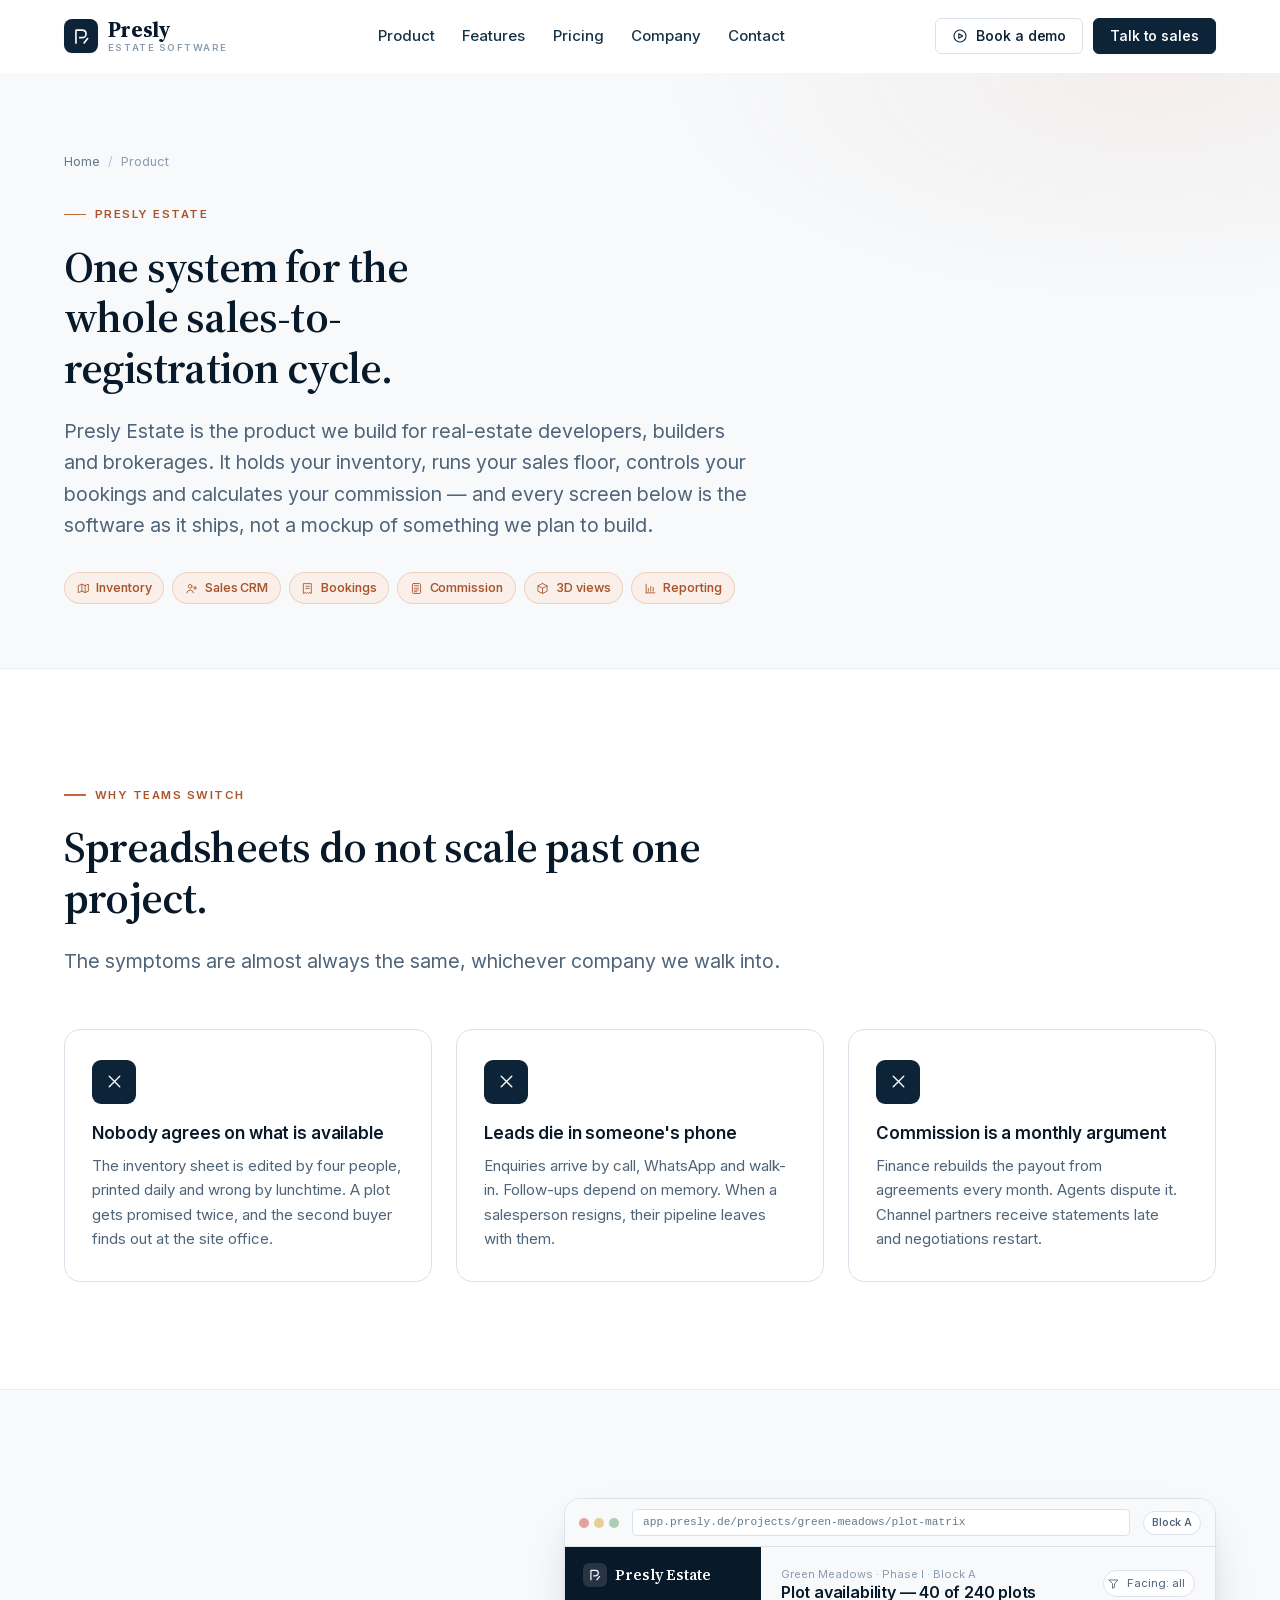
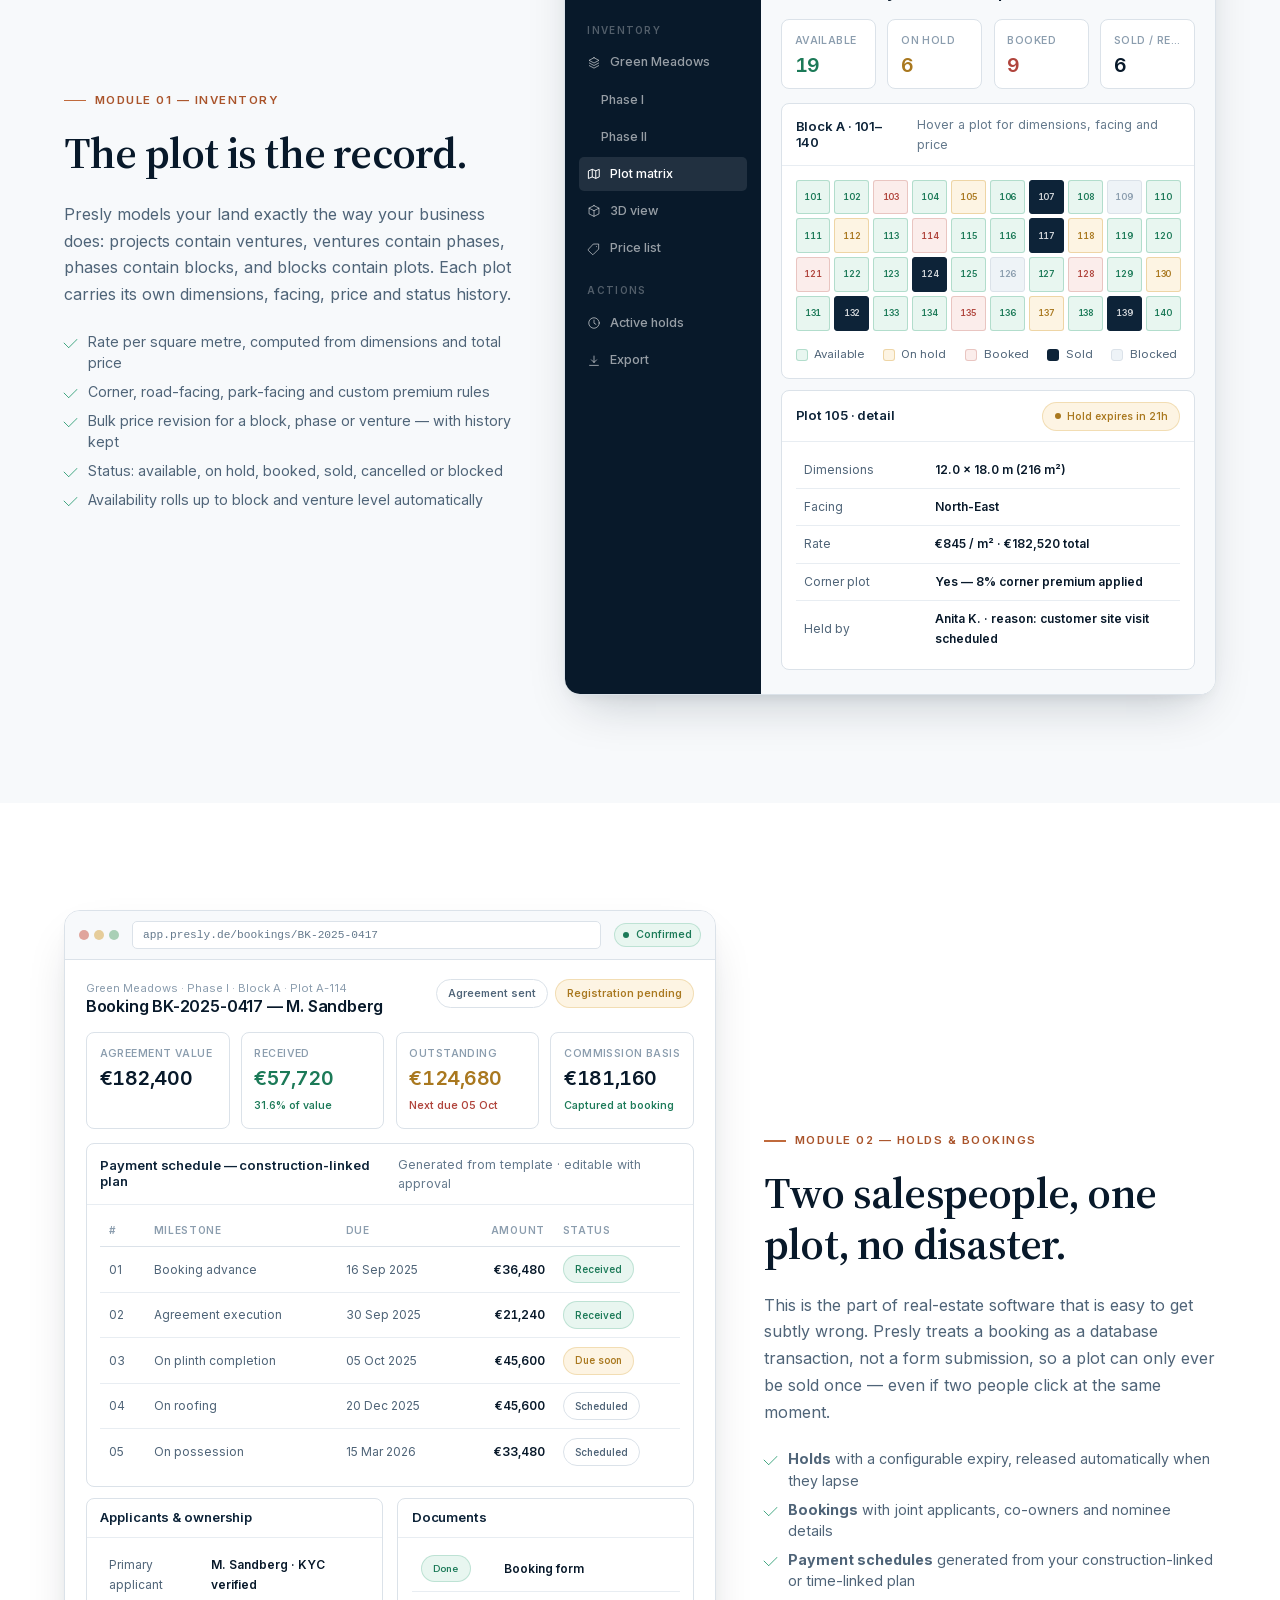
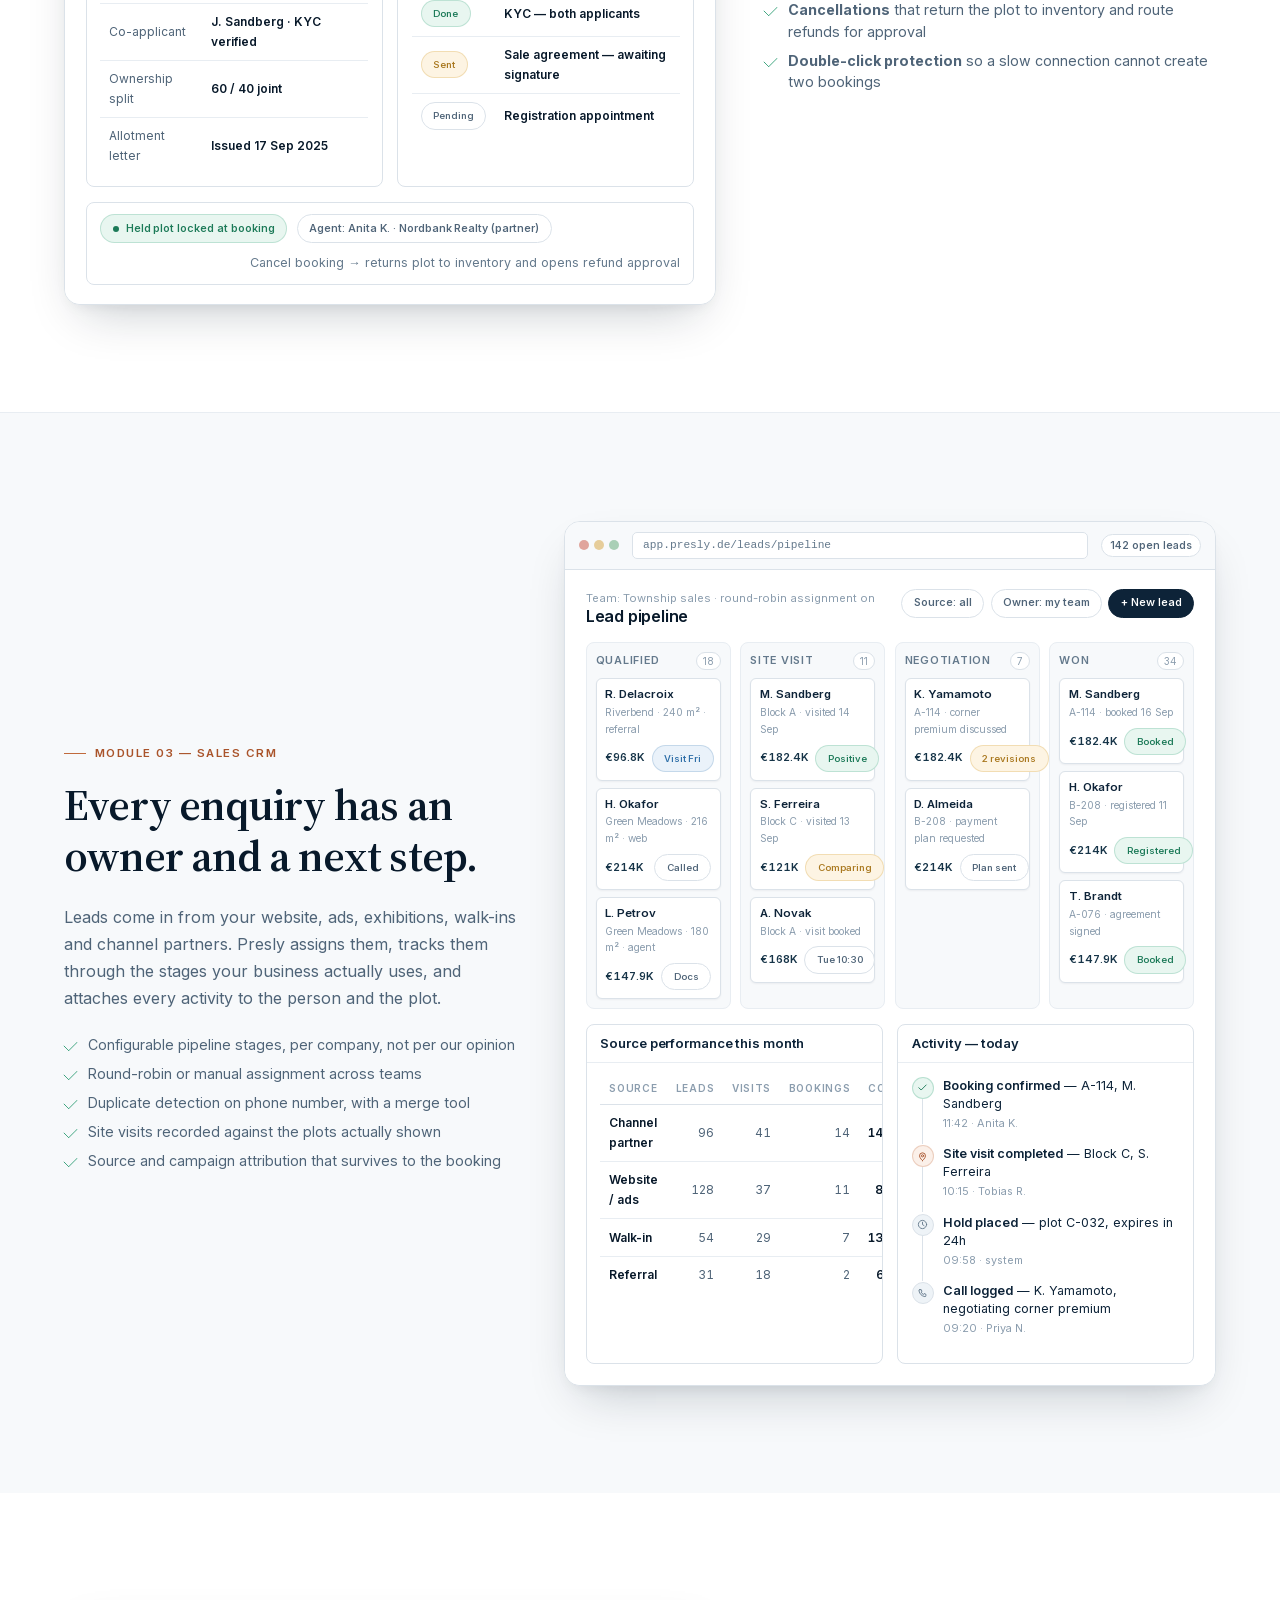
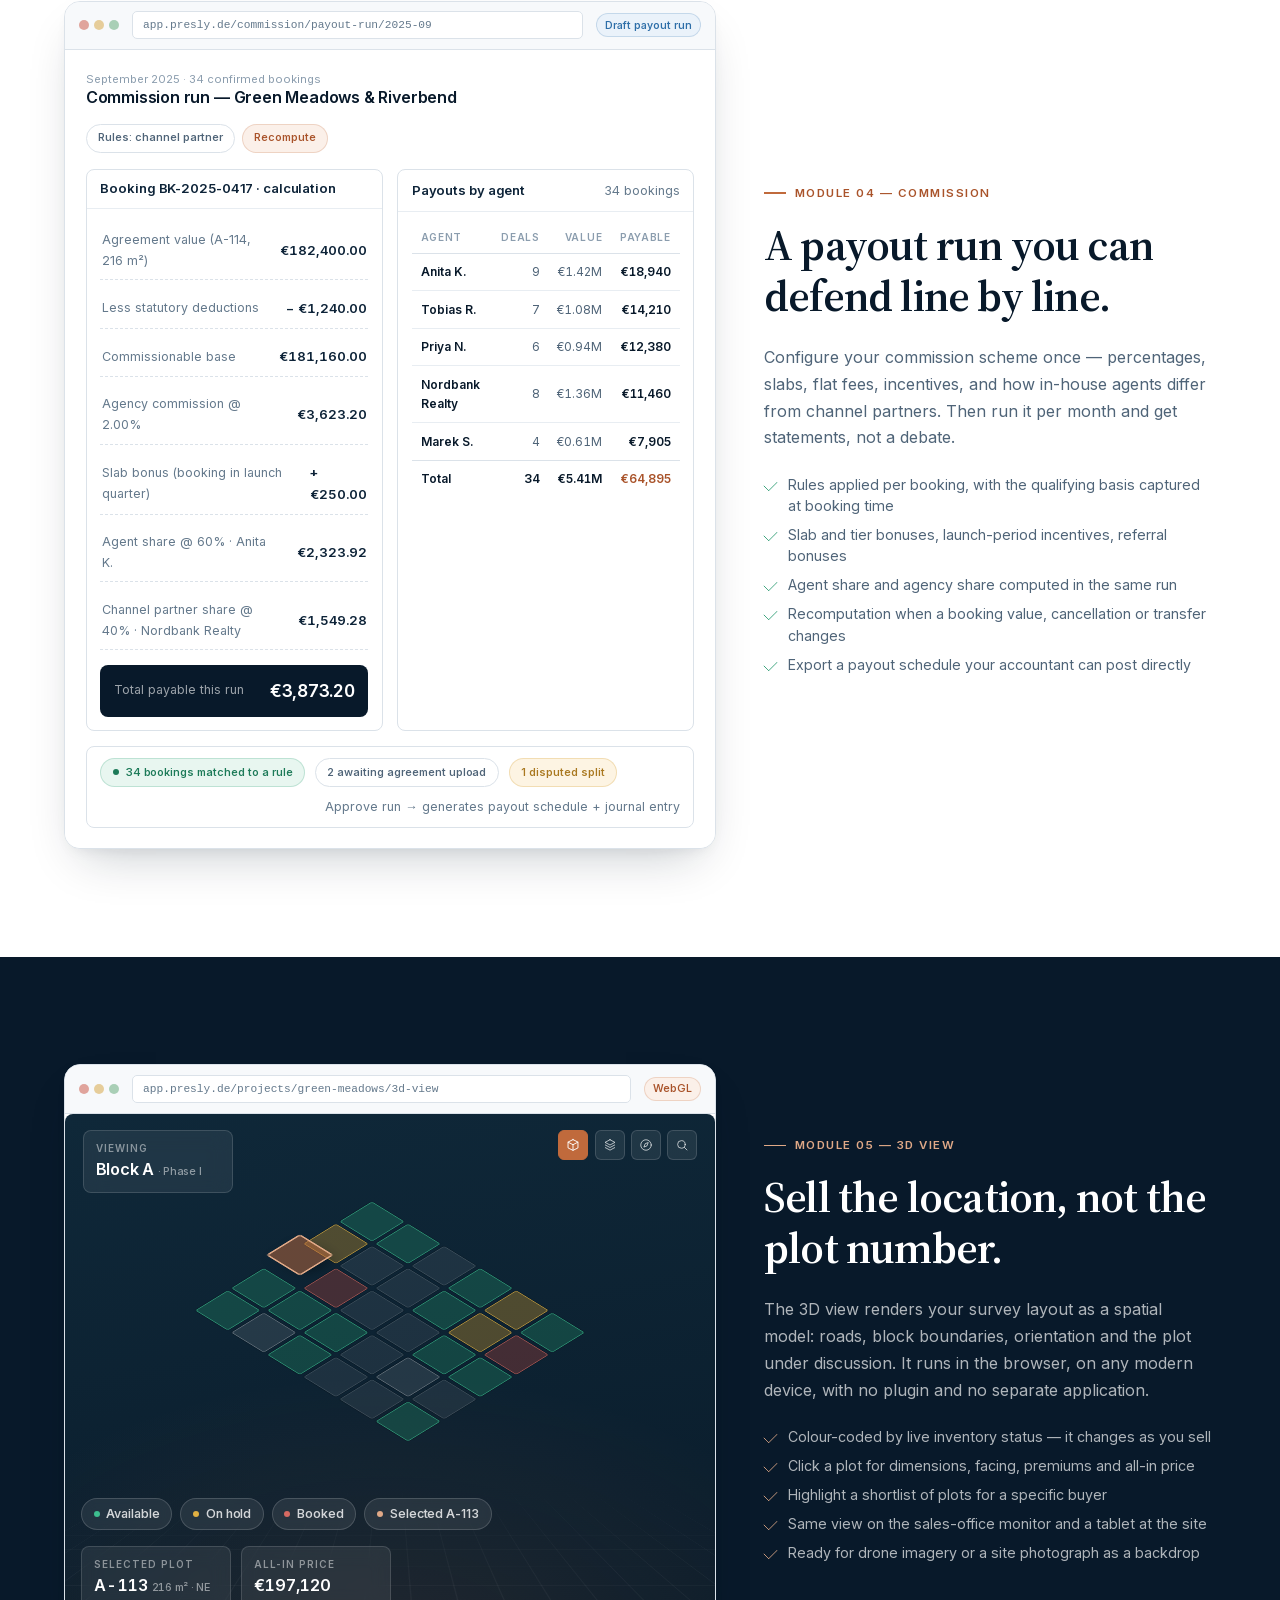
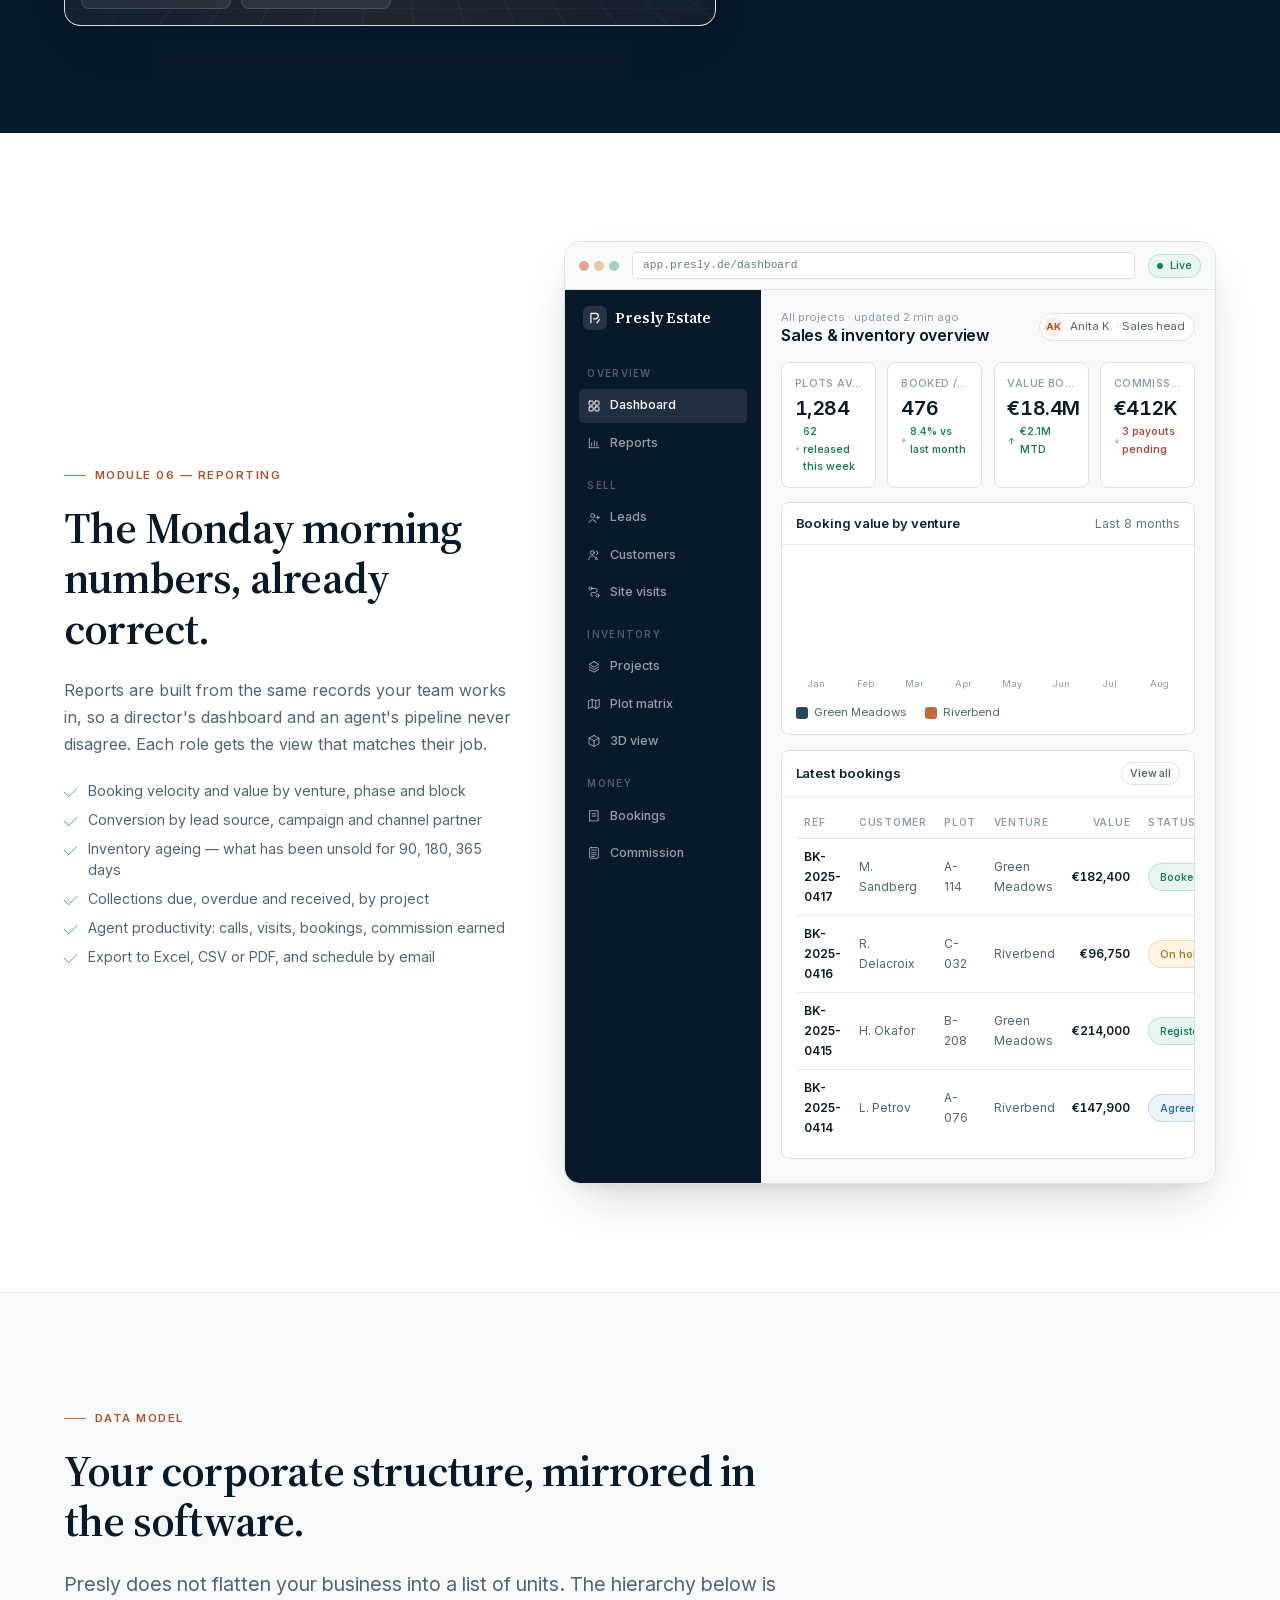
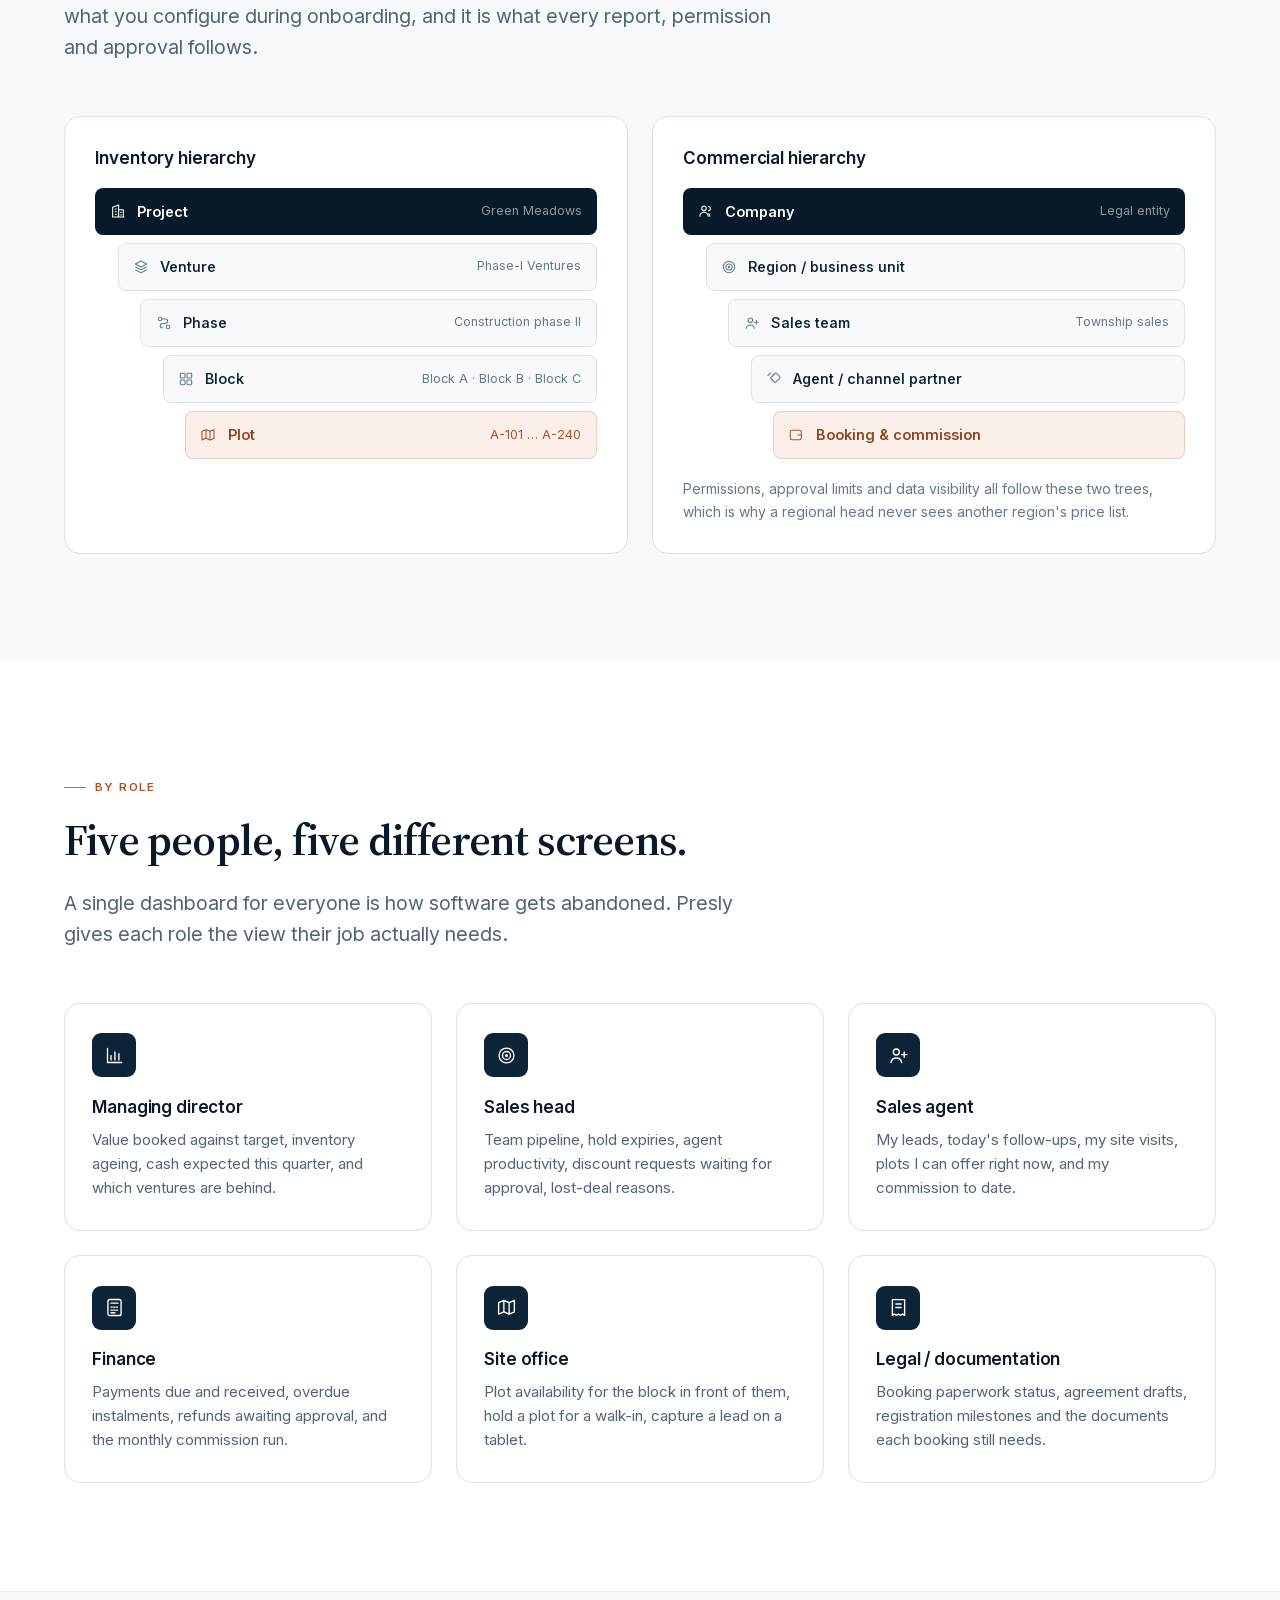
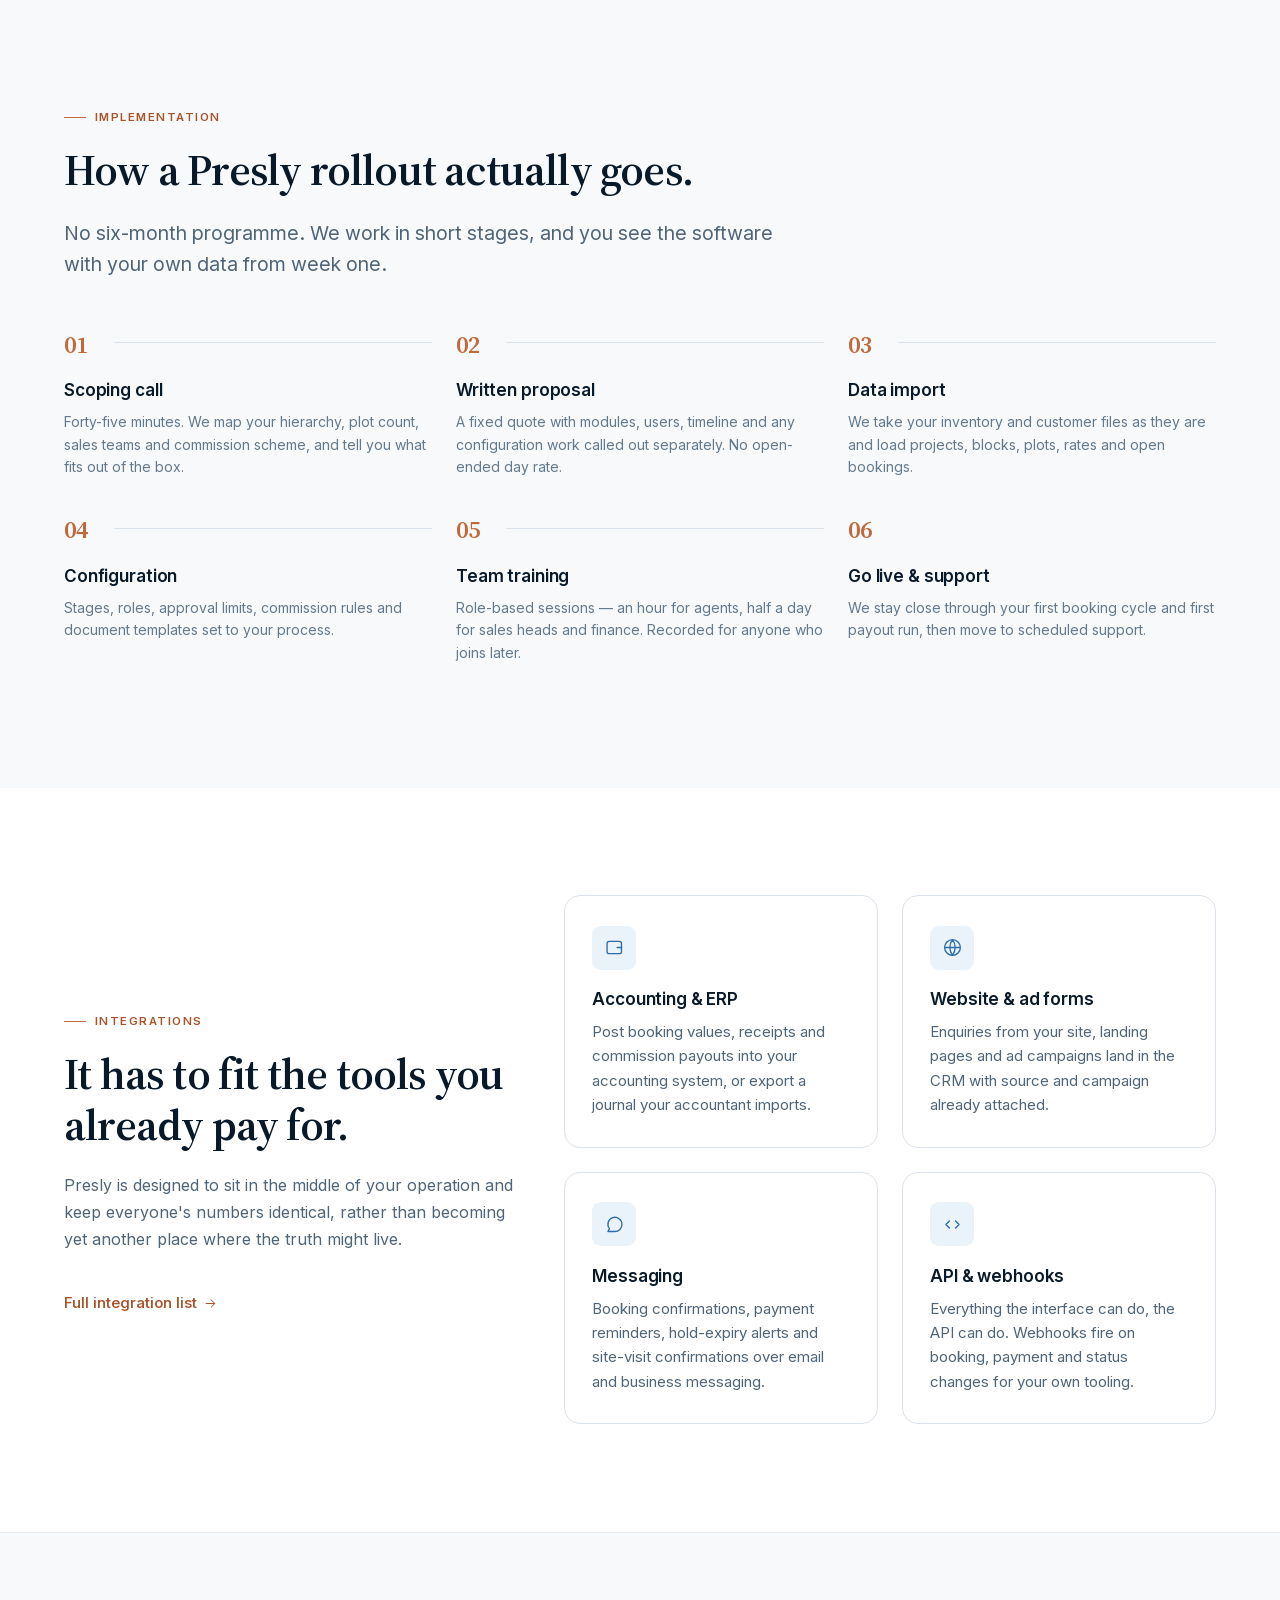
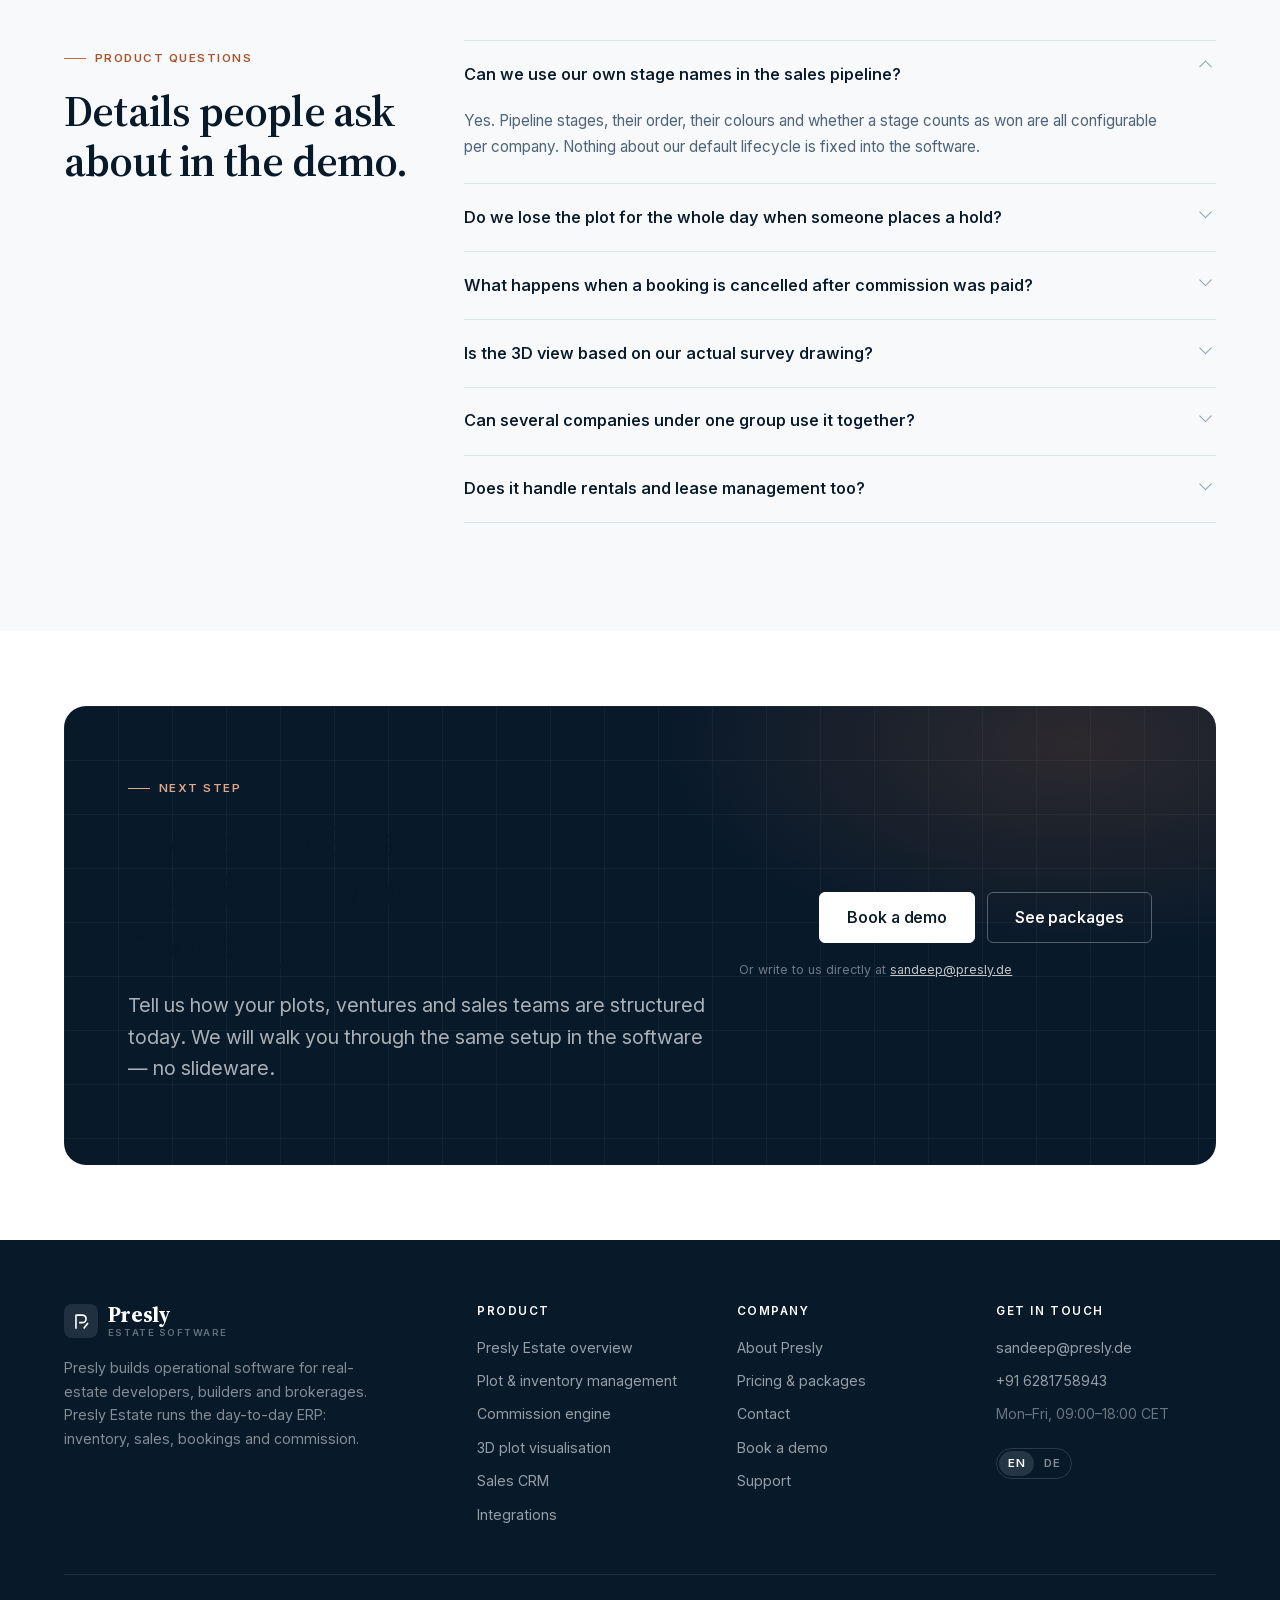
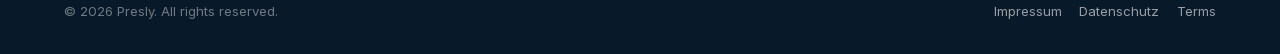
<file: product.html>
<!DOCTYPE html>
<html lang="en">
<head>
<meta charset="utf-8">
<meta name="viewport" content="width=device-width, initial-scale=1">
<title>Presly Estate — Product Tour | Real-Estate ERP Software</title>
<meta name="description" content="A guided tour of Presly Estate: plot inventory, holds and bookings, sales CRM, the commission engine, 3D plot views and reporting — with real interface views.">
<link rel="canonical" href="https://www.presly.de/product.html">
<meta name="theme-color" content="#0d2338">
<meta property="og:type" content="website">
<meta property="og:site_name" content="Presly">
<meta property="og:title" content="Presly Estate — Product Tour">
<meta property="og:description" content="Plot inventory, bookings, sales CRM, commission engine and 3D plot views in one real-estate ERP.">
<meta property="og:url" content="https://www.presly.de/product.html">
<meta property="og:image" content="https://www.presly.de/assets/img/og-cover.png">
<link rel="icon" href="assets/img/favicon.svg" type="image/svg+xml">
<link rel="stylesheet" href="assets/fonts/fonts.css">
<link rel="stylesheet" href="assets/vendor/bootstrap/bootstrap.min.css">
<link rel="stylesheet" href="assets/css/presly.css">
</head>
<body data-page="product">
<svg xmlns="http://www.w3.org/2000/svg" style="display:none" aria-hidden="true" focusable="false">
  <defs>
    <!-- Presly mark: a surveyed plot corner, drawn as a monogram P in negative space -->
    <symbol id="i-mark" viewBox="0 0 24 24">
      <path d="M5 20V4.6c0-.33.27-.6.6-.6h7.1c2.9 0 5.05 2.02 5.05 4.72 0 2.7-2.15 4.7-5.05 4.7H10" fill="none" stroke="currentColor" stroke-width="2.05" stroke-linecap="square" stroke-linejoin="miter"/>
      <path d="M15.4 20 19.6 14.6" fill="none" stroke="currentColor" stroke-width="2.05" stroke-linecap="square"/>
    </symbol>

    <symbol id="i-arrow-right" viewBox="0 0 24 24"><path d="M5 12h13M13 6l6 6-6 6"/></symbol>
    <symbol id="i-arrow-up-right" viewBox="0 0 24 24"><path d="M7 17 17 7M8 7h9v9"/></symbol>
    <symbol id="i-arrow-up" viewBox="0 0 24 24"><path d="M12 19V5M6 11l6-6 6 6"/></symbol>
    <symbol id="i-arrow-down" viewBox="0 0 24 24"><path d="M12 5v14M6 13l6 6 6-6"/></symbol>
    <symbol id="i-check" viewBox="0 0 24 24"><path d="m4 12.5 5 5L20 6.5"/></symbol>
    <symbol id="i-check-circle" viewBox="0 0 24 24"><circle cx="12" cy="12" r="9"/><path d="m8 12.4 2.7 2.7L16.2 9.6"/></symbol>
    <symbol id="i-x" viewBox="0 0 24 24"><path d="M18 6 6 18M6 6l12 12"/></symbol>
    <symbol id="i-minus" viewBox="0 0 24 24"><path d="M5 12h14"/></symbol>
    <symbol id="i-menu" viewBox="0 0 24 24"><path d="M3 6h18M3 12h18M3 18h18"/></symbol>
    <symbol id="i-chevron-down" viewBox="0 0 24 24"><path d="m6 9 6 6 6-6"/></symbol>
    <symbol id="i-chevron-right" viewBox="0 0 24 24"><path d="m9 6 6 6-6 6"/></symbol>

    <symbol id="i-building" viewBox="0 0 24 24"><path d="M4 21V6.5L13 3v18M13 10h6.5a.5.5 0 0 1 .5.5V21M4 21h17M8 9h1.5M8 13h1.5M8 17h1.5M16 14h1M16 18h1"/></symbol>
    <symbol id="i-map" viewBox="0 0 24 24"><path d="m3 6.5 6-2.5 6 2.5 6-2.5v13l-6 2.5-6-2.5-6 2.5z"/><path d="M9 4v13M15 6.5v13"/></symbol>
    <symbol id="i-pin" viewBox="0 0 24 24"><path d="M12 21s6.5-5.5 6.5-10.5a6.5 6.5 0 1 0-13 0C5.5 15.5 12 21 12 21Z"/><circle cx="12" cy="10.5" r="2.4"/></symbol>
    <symbol id="i-layers" viewBox="0 0 24 24"><path d="m12 3 8.5 4.5L12 12 3.5 7.5 12 3Z"/><path d="m4 12 8 4.3 8-4.3M4 16.5 12 20.8l8-4.3"/></symbol>
    <symbol id="i-cube" viewBox="0 0 24 24"><path d="M12 2.8 20.5 7v10L12 21.2 3.5 17V7L12 2.8Z"/><path d="M3.7 7.2 12 11.5l8.3-4.3M12 11.5V21"/></symbol>
    <symbol id="i-grid" viewBox="0 0 24 24"><rect x="3.5" y="3.5" width="7" height="7" rx="1.2"/><rect x="13.5" y="3.5" width="7" height="7" rx="1.2"/><rect x="3.5" y="13.5" width="7" height="7" rx="1.2"/><rect x="13.5" y="13.5" width="7" height="7" rx="1.2"/></symbol>
    <symbol id="i-chart" viewBox="0 0 24 24"><path d="M4 20V4M4 20h16"/><path d="M8 17v-5M12.5 17V8M17 17v-7"/></symbol>
    <symbol id="i-trend" viewBox="0 0 24 24"><path d="M4 16.5 9.5 11l3.5 3.5L20 7.5"/><path d="M15 7.5h5v5"/></symbol>
    <symbol id="i-pie" viewBox="0 0 24 24"><path d="M12 3v9h9"/><path d="M20.5 12A8.5 8.5 0 1 1 12 3.5"/></symbol>
    <symbol id="i-users" viewBox="0 0 24 24"><circle cx="9" cy="8" r="3.4"/><path d="M2.8 20a6.2 6.2 0 0 1 12.4 0"/><path d="M16 5.2a3.4 3.4 0 0 1 0 6.6M17.6 20a6.4 6.4 0 0 0-1.6-4.2"/></symbol>
    <symbol id="i-user-plus" viewBox="0 0 24 24"><circle cx="9.5" cy="8" r="3.4"/><path d="M3.4 20a6.2 6.2 0 0 1 12.2 0M18.5 8v6M15.5 11h6"/></symbol>
    <symbol id="i-handshake" viewBox="0 0 24 24"><path d="m11 6 2.2-2.1a2 2 0 0 1 2.8 0l4.4 4.3a2 2 0 0 1 0 2.8L15 16.4a2 2 0 0 1-2.8 0L8 12.2"/><path d="M11 6 7.6 9.4a1.6 1.6 0 0 0 0 2.3l3 3M3 6.5 6.6 3"/></symbol>
    <symbol id="i-calc" viewBox="0 0 24 24"><rect x="4.5" y="2.8" width="15" height="18.4" rx="2.2"/><path d="M8 7h8M8 11.5h1.5M11 11.5h1.5M14 11.5h1.5M8 15h1.5M11 15h1.5M14 15h1.5M8 18h4.5"/></symbol>
    <symbol id="i-receipt" viewBox="0 0 24 24"><path d="M5 3h14v18l-2.3-1.6L14.4 21l-2.4-1.6L9.6 21l-2.3-1.6L5 21z"/><path d="M9 8h6M9 12h6"/></symbol>
    <symbol id="i-wallet" viewBox="0 0 24 24"><path d="M3.5 7.5A2.5 2.5 0 0 1 6 5h11.5A2.5 2.5 0 0 1 20 7.5v9A2.5 2.5 0 0 1 17.5 19H6a2.5 2.5 0 0 1-2.5-2.5z"/><path d="M15 12h5"/></symbol>
    <symbol id="i-calendar" viewBox="0 0 24 24"><rect x="3.5" y="5" width="17" height="15.5" rx="2.2"/><path d="M3.5 9.5h17M8 3.2v3.6M16 3.2v3.6"/><path d="M7.5 13.5h2M11 13.5h2M14.5 13.5h2M7.5 17h2M11 17h2"/></symbol>
    <symbol id="i-clock" viewBox="0 0 24 24"><circle cx="12" cy="12" r="9"/><path d="M12 7v5.3l3.3 2"/></symbol>
    <symbol id="i-bell" viewBox="0 0 24 24"><path d="M6 9a6 6 0 1 1 12 0c0 5 1.6 6.5 2.4 7.2.3.3.1.8-.3.8H3.9c-.4 0-.6-.5-.3-.8C4.4 15.5 6 14 6 9Z"/><path d="M10 20.2a2.2 2.2 0 0 0 4 0"/></symbol>
    <symbol id="i-search" viewBox="0 0 24 24"><circle cx="11" cy="11" r="6.5"/><path d="m16 16 4.5 4.5"/></symbol>
    <symbol id="i-filter" viewBox="0 0 24 24"><path d="M4 5.5h16l-6.2 7.3V19l-3.6 2v-8.2z"/></symbol>
    <symbol id="i-download" viewBox="0 0 24 24"><path d="M12 3.5v11M7.5 10 12 14.5 16.5 10M4.5 19.5h15"/></symbol>
    <symbol id="i-upload" viewBox="0 0 24 24"><path d="M12 15V4M7.5 8.5 12 4l4.5 4.5M4.5 19.5h15"/></symbol>
    <symbol id="i-file" viewBox="0 0 24 24"><path d="M13.5 2.8H7a2 2 0 0 0-2 2v14.4a2 2 0 0 0 2 2h10a2 2 0 0 0 2-2V8.3z"/><path d="M13.5 2.8v5.5H19"/></symbol>
    <symbol id="i-folder" viewBox="0 0 24 24"><path d="M3.5 7.5A2 2 0 0 1 5.5 5.5h3.6l2 2.5h7.4a2 2 0 0 1 2 2v7.5a2 2 0 0 1-2 2h-13a2 2 0 0 1-2-2z"/></symbol>
    <symbol id="i-shield" viewBox="0 0 24 24"><path d="M12 21.5c4.5-2 7-5.3 7-9.8V5.8L12 2.8 5 5.8v5.9c0 4.5 2.5 7.8 7 9.8Z"/><path d="m9 12 2.2 2.2L15.2 10"/></symbol>
    <symbol id="i-lock" viewBox="0 0 24 24"><rect x="4.5" y="10.5" width="15" height="10.2" rx="2.2"/><path d="M8 10.5V7.8a4 4 0 0 1 8 0v2.7"/></symbol>
    <symbol id="i-cloud" viewBox="0 0 24 24"><path d="M7.2 19h10a4.3 4.3 0 0 0 .5-8.6 6 6 0 0 0-11.4-1.6A4.2 4.2 0 0 0 7.2 19Z"/></symbol>
    <symbol id="i-server" viewBox="0 0 24 24"><rect x="3.5" y="4" width="17" height="6.4" rx="1.8"/><rect x="3.5" y="13.6" width="17" height="6.4" rx="1.8"/><path d="M7 7.2h.01M7 16.8h.01"/></symbol>
    <symbol id="i-globe" viewBox="0 0 24 24"><circle cx="12" cy="12" r="9"/><path d="M3.2 12h17.6M12 3a15 15 0 0 1 0 18M12 3a15 15 0 0 0 0 18"/></symbol>
    <symbol id="i-phone" viewBox="0 0 24 24"><path d="M6.2 3.6h3.1l1.6 4-2 1.3a11.5 11.5 0 0 0 5.2 5.2l1.3-2 4 1.6v3.1a2 2 0 0 1-2.2 2A16.4 16.4 0 0 1 4.2 5.8a2 2 0 0 1 2-2.2Z"/></symbol>
    <symbol id="i-mail" viewBox="0 0 24 24"><rect x="3" y="5" width="18" height="14" rx="2.2"/><path d="m3.8 6.6 7.2 5.4a1.7 1.7 0 0 0 2 0l7.2-5.4"/></symbol>
    <symbol id="i-send" viewBox="0 0 24 24"><path d="M21 3 10.5 13.5M21 3l-6.8 18-3.7-7.5L3 9.8 21 3Z"/></symbol>
    <symbol id="i-message" viewBox="0 0 24 24"><path d="M20.5 12a8 8 0 0 1-8 8H4.5l1.7-3.3A8 8 0 1 1 20.5 12Z"/></symbol>
    <symbol id="i-help" viewBox="0 0 24 24"><circle cx="12" cy="12" r="9"/><path d="M9.6 9.4a2.5 2.5 0 0 1 4.9.6c0 1.7-2.4 2-2.4 3.6"/><path d="M12 17.2h.01"/></symbol>
    <symbol id="i-target" viewBox="0 0 24 24"><circle cx="12" cy="12" r="8.5"/><circle cx="12" cy="12" r="4.6"/><circle cx="12" cy="12" r="1"/></symbol>
    <symbol id="i-compass" viewBox="0 0 24 24"><circle cx="12" cy="12" r="9"/><path d="m15.6 8.4-2 5.2-5.2 2 2-5.2z"/></symbol>
    <symbol id="i-sliders" viewBox="0 0 24 24"><path d="M4 7h9M17 7h3M4 12h3M11 12h9M4 17h9M17 17h3"/><circle cx="15" cy="7" r="2"/><circle cx="9" cy="12" r="2"/><circle cx="15" cy="17" r="2"/></symbol>
    <symbol id="i-key" viewBox="0 0 24 24"><circle cx="8" cy="15.5" r="4.2"/><path d="m11 12.5 7.5-7.5M16 7.5 18.5 10M14 9.5l2 2"/></symbol>
    <symbol id="i-tag" viewBox="0 0 24 24"><path d="M11.4 3.5H20v8.6l-8.9 8.9a1.6 1.6 0 0 1-2.3 0l-6.3-6.3a1.6 1.6 0 0 1 0-2.3z"/><path d="M16.2 7.8h.01"/></symbol>
    <symbol id="i-route" viewBox="0 0 24 24"><circle cx="6" cy="6" r="2.6"/><circle cx="18" cy="18" r="2.6"/><path d="M8.6 6H14a3.4 3.4 0 0 1 0 6.8H9.6a3.2 3.2 0 0 0 0 6.4"/></symbol>
    <symbol id="i-refresh" viewBox="0 0 24 24"><path d="M20 12a8 8 0 1 1-2.6-5.9"/><path d="M20 4v4.5h-4.5"/></symbol>
    <symbol id="i-plug" viewBox="0 0 24 24"><path d="M9 3v5M15 3v5M6.5 8h11v3.5a5.5 5.5 0 0 1-11 0z"/><path d="M12 17v4"/></symbol>
    <symbol id="i-code" viewBox="0 0 24 24"><path d="m8.5 8-4 4 4 4M15.5 8l4 4-4 4"/></symbol>
    <symbol id="i-book" viewBox="0 0 24 24"><path d="M4 4.5A1.5 1.5 0 0 1 5.5 3H11v16.5H5.5A1.5 1.5 0 0 0 4 21z"/><path d="M20 4.5A1.5 1.5 0 0 0 18.5 3H13v16.5h5.5A1.5 1.5 0 0 1 20 21z"/></symbol>
    <symbol id="i-play" viewBox="0 0 24 24"><circle cx="12" cy="12" r="9"/><path d="M10.2 8.6 16 12l-5.8 3.4z"/></symbol>
    <symbol id="i-plus" viewBox="0 0 24 24"><path d="M12 5v14M5 12h14"/></symbol>
    <symbol id="i-star" viewBox="0 0 24 24"><path d="m12 3.5 2.7 5.6 6.1.9-4.4 4.3 1 6.1-5.4-2.9-5.4 2.9 1-6.1L3.2 10l6.1-.9z"/></symbol>
    <symbol id="i-quote" viewBox="0 0 24 24"><path d="M9.4 6.5C6.6 7.7 5 10 5 12.6c0 2.1 1.2 3.6 3 3.6 1.6 0 2.7-1.1 2.7-2.6 0-1.4-1-2.4-2.4-2.4h-.5c.2-1.2 1.1-2.3 2.4-3zM19.2 6.5c-2.8 1.2-4.4 3.5-4.4 6.1 0 2.1 1.2 3.6 3 3.6 1.6 0 2.7-1.1 2.7-2.6 0-1.4-1-2.4-2.4-2.4h-.5c.2-1.2 1.1-2.3 2.4-3z"/></symbol>
    <symbol id="i-linkedin" viewBox="0 0 24 24"><rect x="3.5" y="3.5" width="17" height="17" rx="2.4"/><path d="M8 10.5V16M8 7.6v.01M11.6 16v-3.2a2 2 0 0 1 4 0V16"/></symbol>
    <symbol id="i-mail-open" viewBox="0 0 24 24"><path d="M3 6.5A2 2 0 0 1 5 5h14a2 2 0 0 1 2 2v9a2 2 0 0 1-2 2H5a2 2 0 0 1-2-2z"/><path d="M3.5 6.8 11 12.2a1.7 1.7 0 0 0 2 0l7.5-5.4"/><path d="M8 18v2h8v-2"/></symbol>
    <symbol id="i-eye" viewBox="0 0 24 24"><path d="M2.5 12S6 6.5 12 6.5 21.5 12 21.5 12 18 17.5 12 17.5 2.5 12 2.5 12Z"/><circle cx="12" cy="12" r="2.9"/></symbol>
    <symbol id="i-logo-lock" viewBox="0 0 24 24"><path d="M4 21V4.5h7.5a4.4 4.4 0 0 1 0 8.8H8"/><path d="M14.5 21 19 15"/></symbol>
  </defs>
</svg>
<!-- ===================== HEADER ===================== -->
<a class="skip-link" href="#main" style="position:absolute;left:-9999px;top:0;z-index:2000;background:#fff;padding:.6rem 1rem;border-radius:0 0 6px 0;font-weight:600" onfocus="this.style.left='0'" onblur="this.style.left='-9999px'">Skip to content</a>
<header class="site-header" id="siteHeader">
  <div class="shell header-inner">
    <a class="brand" href="index.html" aria-label="Presly — home">
      <span class="brand-mark"><svg viewBox="0 0 24 24" aria-hidden="true" style="color:#fff"><use href="#i-mark"></use></svg></span>
      <span class="brand-text">
        <span class="brand-name">Presly</span>
        <span class="brand-sub">Estate Software</span>
      </span>
    </a>

    <nav class="nav-main" aria-label="Primary">
      <a class="nav-link-p" data-nav="product" href="product.html">Product</a>
      <a class="nav-link-p" data-nav="features" href="features.html">Features</a>
      <a class="nav-link-p" data-nav="pricing" href="pricing.html">Pricing</a>
      <a class="nav-link-p" data-nav="about" href="about.html">Company</a>
      <a class="nav-link-p" data-nav="contact" href="contact.html">Contact</a>
    </nav>

    <div class="header-actions">
      <a class="btn btn-line btn-sm" href="contact.html#demo">
        <svg class="ico" aria-hidden="true"><use href="#i-play"></use></svg>
        Book a demo
      </a>
      <a class="btn btn-ink btn-sm" href="contact.html#quote">Talk to sales</a>
      <button class="nav-toggle" id="navToggle" type="button" aria-expanded="false" aria-controls="mobileNav" aria-label="Open menu">
        <svg class="ico" aria-hidden="true"><use href="#i-menu"></use></svg>
      </button>
    </div>
  </div>

  <div class="mobile-nav" id="mobileNav">
    <div class="shell">
      <a class="m-link" href="product.html">Product</a>
      <a class="m-link" href="features.html">Features</a>
      <a class="m-link" href="pricing.html">Pricing</a>
      <a class="m-link" href="about.html">Company</a>
      <a class="m-link" href="contact.html">Contact</a>
      <div class="m-cta">
        <a class="btn btn-line" href="contact.html#demo">Book a demo</a>
        <a class="btn btn-ink" href="contact.html#quote">Talk to sales</a>
      </div>
    </div>
  </div>
</header>

<main id="main">

  <!-- ================= PAGE HERO ================= -->
  <section class="page-hero">
    <div class="shell">
      <nav class="crumbs" aria-label="Breadcrumb">
        <a href="index.html">Home</a><span class="sep">/</span><span>Product</span>
      </nav>
      <span class="eyebrow">Presly Estate</span>
      <h1 class="t-h2">One system for the whole sales-to-registration cycle.</h1>
      <p class="t-lead">
        Presly Estate is the product we build for real-estate developers, builders and
        brokerages. It holds your inventory, runs your sales floor, controls your
        bookings and calculates your commission — and every screen below is the
        software as it ships, not a mockup of something we plan to build.
      </p>
      <div style="display:flex;flex-wrap:wrap;gap:.5rem;margin-top:1.9rem">
        <span class="pill pill-clay"><svg class="ico" style="width:13px;height:13px"><use href="#i-map"></use></svg>Inventory</span>
        <span class="pill pill-clay"><svg class="ico" style="width:13px;height:13px"><use href="#i-user-plus"></use></svg>Sales CRM</span>
        <span class="pill pill-clay"><svg class="ico" style="width:13px;height:13px"><use href="#i-receipt"></use></svg>Bookings</span>
        <span class="pill pill-clay"><svg class="ico" style="width:13px;height:13px"><use href="#i-calc"></use></svg>Commission</span>
        <span class="pill pill-clay"><svg class="ico" style="width:13px;height:13px"><use href="#i-cube"></use></svg>3D views</span>
        <span class="pill pill-clay"><svg class="ico" style="width:13px;height:13px"><use href="#i-chart"></use></svg>Reporting</span>
      </div>
    </div>
  </section>

  <!-- ================= THE PROBLEM ================= -->
  <section class="section">
    <div class="shell">
      <div class="section-head">
        <span class="eyebrow">Why teams switch</span>
        <h2 class="t-h2">Spreadsheets do not scale past one project.</h2>
        <p class="t-lead">
          The symptoms are almost always the same, whichever company we walk into.
        </p>
      </div>

      <div class="grid-3">
        <div class="card-p reveal">
          <span class="card-ico"><svg class="ico" aria-hidden="true"><use href="#i-x"></use></svg></span>
          <h3 class="t-h4">Nobody agrees on what is available</h3>
          <p>
            The inventory sheet is edited by four people, printed daily and wrong by
            lunchtime. A plot gets promised twice, and the second buyer finds out at
            the site office.
          </p>
        </div>
        <div class="card-p reveal">
          <span class="card-ico"><svg class="ico" aria-hidden="true"><use href="#i-x"></use></svg></span>
          <h3 class="t-h4">Leads die in someone's phone</h3>
          <p>
            Enquiries arrive by call, WhatsApp and walk-in. Follow-ups depend on memory.
            When a salesperson resigns, their pipeline leaves with them.
          </p>
        </div>
        <div class="card-p reveal">
          <span class="card-ico"><svg class="ico" aria-hidden="true"><use href="#i-x"></use></svg></span>
          <h3 class="t-h4">Commission is a monthly argument</h3>
          <p>
            Finance rebuilds the payout from agreements every month. Agents dispute it.
            Channel partners receive statements late and negotiations restart.
          </p>
        </div>
      </div>
    </div>
  </section>

  <!-- ================= MODULE: INVENTORY ================= -->
  <section class="section bg-paper2 section-rule" id="inventory">
    <div class="shell">
      <div class="row g-5 align-items-center">
        <div class="col-lg-5">
          <span class="eyebrow">Module 01 — Inventory</span>
          <h2 class="t-h2">The plot is the record.</h2>
          <p class="t-body" style="margin-top:1.1rem">
            Presly models your land exactly the way your business does: projects contain
            ventures, ventures contain phases, phases contain blocks, and blocks contain
            plots. Each plot carries its own dimensions, facing, price and status history.
          </p>
          <ul class="ticks" style="margin-top:1.4rem">
            <li>Rate per square metre, computed from dimensions and total price</li>
            <li>Corner, road-facing, park-facing and custom premium rules</li>
            <li>Bulk price revision for a block, phase or venture — with history kept</li>
            <li>Status: available, on hold, booked, sold, cancelled or blocked</li>
            <li>Availability rolls up to block and venture level automatically</li>
          </ul>
        </div>
        <div class="col-lg-7">
          <!-- ============ SHOT: Plot availability matrix ============
     Swap for a real capture: replace the .panel-body contents with
     <div class="shot-slot"><img src="assets/img/screenshots/plot-matrix.png" alt="Plot availability matrix"></div> -->
<div class="shot">
  <div class="shot-bar">
    <span class="shot-dots"><i></i><i></i><i></i></span>
    <span class="shot-url">app.presly.de/projects/green-meadows/plot-matrix</span>
    <span class="pill" style="font-size:.66rem;padding:.14rem .5rem">Block A</span>
  </div>
  <div class="shot-body">
    <div class="app">
      <aside class="app-side">
        <div class="app-brand">
          <span class="brand-mark"><svg viewBox="0 0 24 24" aria-hidden="true" style="color:#fff"><use href="#i-mark"></use></svg></span>
          <span>Presly Estate</span>
        </div>
        <span class="app-nav-group">Inventory</span>
        <span class="app-nav"><svg class="ico"><use href="#i-layers"></use></svg>Green Meadows</span>
        <span class="app-nav" style="padding-left:1.4rem">Phase I</span>
        <span class="app-nav" style="padding-left:1.4rem">Phase II</span>
        <span class="app-nav is-active"><svg class="ico"><use href="#i-map"></use></svg>Plot matrix</span>
        <span class="app-nav"><svg class="ico"><use href="#i-cube"></use></svg>3D view</span>
        <span class="app-nav"><svg class="ico"><use href="#i-tag"></use></svg>Price list</span>
        <span class="app-nav-group">Actions</span>
        <span class="app-nav"><svg class="ico"><use href="#i-clock"></use></svg>Active holds</span>
        <span class="app-nav"><svg class="ico"><use href="#i-download"></use></svg>Export</span>
      </aside>

      <main class="app-main">
        <div class="app-top">
          <div>
            <p class="app-crumb">Green Meadows · Phase I · Block A</p>
            <h3 class="app-title">Plot availability — 40 of 240 plots</h3>
          </div>
          <div class="app-user"><svg class="ico" style="width:13px;height:13px"><use href="#i-filter"></use></svg>Facing: all</div>
        </div>

        <div class="kpis" style="grid-template-columns:repeat(4,1fr);margin-bottom:.9rem">
          <div class="kpi"><div class="kpi-lbl">Available</div><div class="kpi-val" style="color:var(--green-600)">19</div></div>
          <div class="kpi"><div class="kpi-lbl">On hold</div><div class="kpi-val" style="color:var(--amber-600)">6</div></div>
          <div class="kpi"><div class="kpi-lbl">Booked</div><div class="kpi-val" style="color:var(--red-600)">9</div></div>
          <div class="kpi"><div class="kpi-lbl">Sold / registered</div><div class="kpi-val">6</div></div>
        </div>

        <div class="panel" style="margin-bottom:.7rem">
          <div class="panel-head">
            <h4 class="panel-title">Block A · 101–140</h4>
            <span class="t-tiny">Hover a plot for dimensions, facing and price</span>
          </div>
          <div class="panel-body">
            <div class="plots">
              <div class="plot av">101</div><div class="plot av">102</div><div class="plot bk">103</div><div class="plot av">104</div><div class="plot hd">105</div><div class="plot av">106</div><div class="plot sl">107</div><div class="plot av">108</div><div class="plot bl">109</div><div class="plot av">110</div>
              <div class="plot av">111</div><div class="plot hd">112</div><div class="plot av">113</div><div class="plot bk">114</div><div class="plot av">115</div><div class="plot av">116</div><div class="plot sl">117</div><div class="plot hd">118</div><div class="plot av">119</div><div class="plot av">120</div>
              <div class="plot bk">121</div><div class="plot av">122</div><div class="plot av">123</div><div class="plot sl">124</div><div class="plot av">125</div><div class="plot bl">126</div><div class="plot av">127</div><div class="plot bk">128</div><div class="plot av">129</div><div class="plot hd">130</div>
              <div class="plot av">131</div><div class="plot sl">132</div><div class="plot av">133</div><div class="plot av">134</div><div class="plot bk">135</div><div class="plot av">136</div><div class="plot hd">137</div><div class="plot av">138</div><div class="plot sl">139</div><div class="plot av">140</div>
            </div>
            <div class="legend" style="margin-top:.9rem">
              <span class="legend-item"><span class="legend-sw" style="background:var(--green-100);border-color:rgba(39,154,111,.28)"></span>Available</span>
              <span class="legend-item"><span class="legend-sw" style="background:var(--amber-100);border-color:rgba(208,154,44,.34)"></span>On hold</span>
              <span class="legend-item"><span class="legend-sw" style="background:var(--red-100);border-color:rgba(176,68,60,.24)"></span>Booked</span>
              <span class="legend-item"><span class="legend-sw" style="background:var(--ink-800)"></span>Sold</span>
              <span class="legend-item"><span class="legend-sw" style="background:var(--paper-3);border-color:var(--line)"></span>Blocked</span>
            </div>
          </div>
        </div>

        <div class="panel" style="margin-bottom:0">
          <div class="panel-head">
            <h4 class="panel-title">Plot 105 · detail</h4>
            <span class="pill pill-amber" style="font-size:.64rem"><span class="dot"></span>Hold expires in 21h</span>
          </div>
          <div class="panel-body tight">
            <table class="dtable">
              <tbody>
                <tr><td style="width:34%">Dimensions</td><td class="strong">12.0 × 18.0 m (216 m²)</td></tr>
                <tr><td>Facing</td><td class="strong">North-East</td></tr>
                <tr><td>Rate</td><td class="strong">€845 / m² · €182,520 total</td></tr>
                <tr><td>Corner plot</td><td class="strong">Yes — 8% corner premium applied</td></tr>
                <tr><td>Held by</td><td class="strong">Anita K. · reason: customer site visit scheduled</td></tr>
              </tbody>
            </table>
          </div>
        </div>
      </main>
    </div>
  </div>
</div>
        </div>
      </div>
    </div>
  </section>

  <!-- ================= MODULE: HOLDS & BOOKINGS ================= -->
  <section class="section" id="bookings">
    <div class="shell">
      <div class="row g-5 align-items-center">
        <div class="col-lg-5 order-lg-2">
          <span class="eyebrow">Module 02 — Holds &amp; bookings</span>
          <h2 class="t-h2">Two salespeople, one plot, no disaster.</h2>
          <p class="t-body" style="margin-top:1.1rem">
            This is the part of real-estate software that is easy to get subtly wrong.
            Presly treats a booking as a database transaction, not a form submission, so
            a plot can only ever be sold once — even if two people click at the same moment.
          </p>
          <ul class="ticks" style="margin-top:1.4rem">
            <li><strong>Holds</strong> with a configurable expiry, released automatically when they lapse</li>
            <li><strong>Bookings</strong> with joint applicants, co-owners and nominee details</li>
            <li><strong>Payment schedules</strong> generated from your construction-linked or time-linked plan</li>
            <li><strong>Cancellations</strong> that return the plot to inventory and route refunds for approval</li>
            <li><strong>Double-click protection</strong> so a slow connection cannot create two bookings</li>
          </ul>
        </div>
        <div class="col-lg-7 order-lg-1">
          <!-- ============ SHOT: Booking detail & payment schedule ============ -->
<div class="shot">
  <div class="shot-bar">
    <span class="shot-dots"><i></i><i></i><i></i></span>
    <span class="shot-url">app.presly.de/bookings/BK-2025-0417</span>
    <span class="pill pill-green" style="font-size:.66rem;padding:.14rem .5rem"><span class="dot"></span>Confirmed</span>
  </div>
  <div class="shot-body">
    <div style="padding:1.2rem 1.3rem">
      <div style="display:flex;align-items:flex-start;justify-content:space-between;gap:1rem;flex-wrap:wrap;margin-bottom:1rem">
        <div>
          <p class="app-crumb">Green Meadows · Phase I · Block A · Plot A-114</p>
          <h3 class="app-title">Booking BK-2025-0417 — M. Sandberg</h3>
        </div>
        <div style="display:flex;gap:.4rem;flex-wrap:wrap">
          <span class="pill" style="font-size:.68rem">Agreement sent</span>
          <span class="pill pill-amber" style="font-size:.68rem">Registration pending</span>
        </div>
      </div>

      <div class="kpis" style="margin-bottom:.9rem">
        <div class="kpi">
          <div class="kpi-lbl">Agreement value</div>
          <div class="kpi-val">€182,400</div>
        </div>
        <div class="kpi">
          <div class="kpi-lbl">Received</div>
          <div class="kpi-val" style="color:var(--green-600)">€57,720</div>
          <div class="kpi-delta up">31.6% of value</div>
        </div>
        <div class="kpi">
          <div class="kpi-lbl">Outstanding</div>
          <div class="kpi-val" style="color:var(--amber-600)">€124,680</div>
          <div class="kpi-delta down">Next due 05 Oct</div>
        </div>
        <div class="kpi">
          <div class="kpi-lbl">Commission basis</div>
          <div class="kpi-val">€181,160</div>
          <div class="kpi-delta up">Captured at booking</div>
        </div>
      </div>

      <div class="panel" style="margin-bottom:.7rem">
        <div class="panel-head">
          <h4 class="panel-title">Payment schedule — construction-linked plan</h4>
          <span class="t-tiny">Generated from template · editable with approval</span>
        </div>
        <div class="panel-body tight">
          <table class="dtable">
            <thead>
              <tr><th>#</th><th>Milestone</th><th>Due</th><th class="num">Amount</th><th>Status</th></tr>
            </thead>
            <tbody>
              <tr><td>01</td><td>Booking advance</td><td>16 Sep 2025</td><td class="num strong">€36,480</td><td><span class="pill pill-green" style="font-size:.62rem">Received</span></td></tr>
              <tr><td>02</td><td>Agreement execution</td><td>30 Sep 2025</td><td class="num strong">€21,240</td><td><span class="pill pill-green" style="font-size:.62rem">Received</span></td></tr>
              <tr><td>03</td><td>On plinth completion</td><td>05 Oct 2025</td><td class="num strong">€45,600</td><td><span class="pill pill-amber" style="font-size:.62rem">Due soon</span></td></tr>
              <tr><td>04</td><td>On roofing</td><td>20 Dec 2025</td><td class="num strong">€45,600</td><td><span class="pill" style="font-size:.62rem">Scheduled</span></td></tr>
              <tr><td>05</td><td>On possession</td><td>15 Mar 2026</td><td class="num strong">€33,480</td><td><span class="pill" style="font-size:.62rem">Scheduled</span></td></tr>
            </tbody>
          </table>
        </div>
      </div>

      <div class="grid-2-tight" style="gap:.9rem">
        <div class="panel" style="margin:0">
          <div class="panel-head"><h4 class="panel-title">Applicants &amp; ownership</h4></div>
          <div class="panel-body tight">
            <table class="dtable">
              <tbody>
                <tr><td style="width:38%">Primary applicant</td><td class="strong">M. Sandberg · KYC verified</td></tr>
                <tr><td>Co-applicant</td><td class="strong">J. Sandberg · KYC verified</td></tr>
                <tr><td>Ownership split</td><td class="strong">60 / 40 joint</td></tr>
                <tr><td>Allotment letter</td><td class="strong">Issued 17 Sep 2025</td></tr>
              </tbody>
            </table>
          </div>
        </div>
        <div class="panel" style="margin:0">
          <div class="panel-head"><h4 class="panel-title">Documents</h4></div>
          <div class="panel-body tight">
            <table class="dtable">
              <tbody>
                <tr><td style="width:20%"><span class="pill pill-green" style="font-size:.6rem">Done</span></td><td class="strong">Booking form</td></tr>
                <tr><td><span class="pill pill-green" style="font-size:.6rem">Done</span></td><td class="strong">KYC — both applicants</td></tr>
                <tr><td><span class="pill pill-amber" style="font-size:.6rem">Sent</span></td><td class="strong">Sale agreement — awaiting signature</td></tr>
                <tr><td><span class="pill" style="font-size:.6rem">Pending</span></td><td class="strong">Registration appointment</td></tr>
              </tbody>
            </table>
          </div>
        </div>
      </div>

      <div class="panel" style="margin:.9rem 0 0">
        <div class="panel-body tight" style="display:flex;gap:.6rem;flex-wrap:wrap;align-items:center;padding:.7rem .85rem">
          <span class="pill pill-green" style="font-size:.68rem"><span class="dot"></span>Held plot locked at booking</span>
          <span class="pill" style="font-size:.68rem">Agent: Anita K. · Nordbank Realty (partner)</span>
          <span class="t-tiny" style="margin-left:auto">Cancel booking → returns plot to inventory and opens refund approval</span>
        </div>
      </div>
    </div>
  </div>
</div>
        </div>
      </div>
    </div>
  </section>

  <!-- ================= MODULE: CRM ================= -->
  <section class="section bg-paper2 section-rule" id="crm">
    <div class="shell">
      <div class="row g-5 align-items-center">
        <div class="col-lg-5">
          <span class="eyebrow">Module 03 — Sales CRM</span>
          <h2 class="t-h2">Every enquiry has an owner and a next step.</h2>
          <p class="t-body" style="margin-top:1.1rem">
            Leads come in from your website, ads, exhibitions, walk-ins and channel
            partners. Presly assigns them, tracks them through the stages your business
            actually uses, and attaches every activity to the person and the plot.
          </p>
          <ul class="ticks" style="margin-top:1.4rem">
            <li>Configurable pipeline stages, per company, not per our opinion</li>
            <li>Round-robin or manual assignment across teams</li>
            <li>Duplicate detection on phone number, with a merge tool</li>
            <li>Site visits recorded against the plots actually shown</li>
            <li>Source and campaign attribution that survives to the booking</li>
          </ul>
        </div>
        <div class="col-lg-7">
          <!-- ============ SHOT: Sales pipeline (lead → booking) ============ -->
<div class="shot">
  <div class="shot-bar">
    <span class="shot-dots"><i></i><i></i><i></i></span>
    <span class="shot-url">app.presly.de/leads/pipeline</span>
    <span class="pill" style="font-size:.66rem;padding:.14rem .5rem">142 open leads</span>
  </div>
  <div class="shot-body">
    <div style="padding:1.15rem 1.3rem 1.3rem">
      <div style="display:flex;align-items:flex-start;justify-content:space-between;gap:1rem;flex-wrap:wrap;margin-bottom:1rem">
        <div>
          <p class="app-crumb">Team: Township sales · round-robin assignment on</p>
          <h3 class="app-title">Lead pipeline</h3>
        </div>
        <div style="display:flex;gap:.4rem;flex-wrap:wrap">
          <span class="pill" style="font-size:.68rem">Source: all</span>
          <span class="pill" style="font-size:.68rem">Owner: my team</span>
          <span class="pill pill-ink" style="font-size:.68rem">+ New lead</span>
        </div>
      </div>

      <div class="kanban">
        <div class="kcol">
          <div class="kcol-head"><span class="kcol-title">Qualified</span><span class="kcol-count">18</span></div>
          <div class="kcard">
            <div class="kcard-name">R. Delacroix</div>
            <div class="kcard-sub">Riverbend · 240 m² · referral</div>
            <div class="kcard-foot"><span class="kcard-amt">€96.8K</span><span class="pill pill-blue" style="font-size:.6rem">Visit Fri</span></div>
          </div>
          <div class="kcard">
            <div class="kcard-name">H. Okafor</div>
            <div class="kcard-sub">Green Meadows · 216 m² · web</div>
            <div class="kcard-foot"><span class="kcard-amt">€214K</span><span class="pill" style="font-size:.6rem">Called</span></div>
          </div>
          <div class="kcard">
            <div class="kcard-name">L. Petrov</div>
            <div class="kcard-sub">Green Meadows · 180 m² · agent</div>
            <div class="kcard-foot"><span class="kcard-amt">€147.9K</span><span class="pill" style="font-size:.6rem">Docs</span></div>
          </div>
        </div>

        <div class="kcol">
          <div class="kcol-head"><span class="kcol-title">Site visit</span><span class="kcol-count">11</span></div>
          <div class="kcard">
            <div class="kcard-name">M. Sandberg</div>
            <div class="kcard-sub">Block A · visited 14 Sep</div>
            <div class="kcard-foot"><span class="kcard-amt">€182.4K</span><span class="pill pill-green" style="font-size:.6rem">Positive</span></div>
          </div>
          <div class="kcard">
            <div class="kcard-name">S. Ferreira</div>
            <div class="kcard-sub">Block C · visited 13 Sep</div>
            <div class="kcard-foot"><span class="kcard-amt">€121K</span><span class="pill pill-amber" style="font-size:.6rem">Comparing</span></div>
          </div>
          <div class="kcard">
            <div class="kcard-name">A. Novak</div>
            <div class="kcard-sub">Block A · visit booked</div>
            <div class="kcard-foot"><span class="kcard-amt">€168K</span><span class="pill" style="font-size:.6rem">Tue 10:30</span></div>
          </div>
        </div>

        <div class="kcol">
          <div class="kcol-head"><span class="kcol-title">Negotiation</span><span class="kcol-count">7</span></div>
          <div class="kcard">
            <div class="kcard-name">K. Yamamoto</div>
            <div class="kcard-sub">A-114 · corner premium discussed</div>
            <div class="kcard-foot"><span class="kcard-amt">€182.4K</span><span class="pill pill-amber" style="font-size:.6rem">2 revisions</span></div>
          </div>
          <div class="kcard">
            <div class="kcard-name">D. Almeida</div>
            <div class="kcard-sub">B-208 · payment plan requested</div>
            <div class="kcard-foot"><span class="kcard-amt">€214K</span><span class="pill" style="font-size:.6rem">Plan sent</span></div>
          </div>
        </div>

        <div class="kcol">
          <div class="kcol-head"><span class="kcol-title">Won</span><span class="kcol-count">34</span></div>
          <div class="kcard">
            <div class="kcard-name">M. Sandberg</div>
            <div class="kcard-sub">A-114 · booked 16 Sep</div>
            <div class="kcard-foot"><span class="kcard-amt">€182.4K</span><span class="pill pill-green" style="font-size:.6rem">Booked</span></div>
          </div>
          <div class="kcard">
            <div class="kcard-name">H. Okafor</div>
            <div class="kcard-sub">B-208 · registered 11 Sep</div>
            <div class="kcard-foot"><span class="kcard-amt">€214K</span><span class="pill pill-green" style="font-size:.6rem">Registered</span></div>
          </div>
          <div class="kcard">
            <div class="kcard-name">T. Brandt</div>
            <div class="kcard-sub">A-076 · agreement signed</div>
            <div class="kcard-foot"><span class="kcard-amt">€147.9K</span><span class="pill pill-green" style="font-size:.6rem">Booked</span></div>
          </div>
        </div>
      </div>

      <div class="grid-2-tight" style="margin-top:.9rem;gap:.9rem">
        <div class="panel" style="margin:0">
          <div class="panel-head"><h4 class="panel-title">Source performance this month</h4></div>
          <div class="panel-body tight">
            <table class="dtable">
              <thead><tr><th>Source</th><th class="num">Leads</th><th class="num">Visits</th><th class="num">Bookings</th><th class="num">Conv.</th></tr></thead>
              <tbody>
                <tr><td class="strong">Channel partner</td><td class="num">96</td><td class="num">41</td><td class="num">14</td><td class="num strong">14.6%</td></tr>
                <tr><td class="strong">Website / ads</td><td class="num">128</td><td class="num">37</td><td class="num">11</td><td class="num strong">8.6%</td></tr>
                <tr><td class="strong">Walk-in</td><td class="num">54</td><td class="num">29</td><td class="num">7</td><td class="num strong">13.0%</td></tr>
                <tr><td class="strong">Referral</td><td class="num">31</td><td class="num">18</td><td class="num">2</td><td class="num strong">6.5%</td></tr>
              </tbody>
            </table>
          </div>
        </div>

        <div class="panel" style="margin:0">
          <div class="panel-head"><h4 class="panel-title">Activity — today</h4></div>
          <div class="panel-body">
            <div class="feed">
              <div class="feed-item">
                <span class="feed-dot is-green"><svg class="ico"><use href="#i-check"></use></svg></span>
                <div><div class="feed-txt"><b>Booking confirmed</b> — A-114, M. Sandberg</div><div class="feed-time">11:42 · Anita K.</div></div>
              </div>
              <div class="feed-item">
                <span class="feed-dot is-clay"><svg class="ico"><use href="#i-pin"></use></svg></span>
                <div><div class="feed-txt"><b>Site visit completed</b> — Block C, S. Ferreira</div><div class="feed-time">10:15 · Tobias R.</div></div>
              </div>
              <div class="feed-item">
                <span class="feed-dot"><svg class="ico"><use href="#i-clock"></use></svg></span>
                <div><div class="feed-txt"><b>Hold placed</b> — plot C-032, expires in 24h</div><div class="feed-time">09:58 · system</div></div>
              </div>
              <div class="feed-item">
                <span class="feed-dot"><svg class="ico"><use href="#i-phone"></use></svg></span>
                <div><div class="feed-txt"><b>Call logged</b> — K. Yamamoto, negotiating corner premium</div><div class="feed-time">09:20 · Priya N.</div></div>
              </div>
            </div>
          </div>
        </div>
      </div>
    </div>
  </div>
</div>
        </div>
      </div>
    </div>
  </section>

  <!-- ================= MODULE: COMMISSION ================= -->
  <section class="section" id="commission">
    <div class="shell">
      <div class="row g-5 align-items-center">
        <div class="col-lg-5 order-lg-2">
          <span class="eyebrow">Module 04 — Commission</span>
          <h2 class="t-h2">A payout run you can defend line by line.</h2>
          <p class="t-body" style="margin-top:1.1rem">
            Configure your commission scheme once — percentages, slabs, flat fees,
            incentives, and how in-house agents differ from channel partners. Then run it
            per month and get statements, not a debate.
          </p>
          <ul class="ticks" style="margin-top:1.4rem">
            <li>Rules applied per booking, with the qualifying basis captured at booking time</li>
            <li>Slab and tier bonuses, launch-period incentives, referral bonuses</li>
            <li>Agent share and agency share computed in the same run</li>
            <li>Recomputation when a booking value, cancellation or transfer changes</li>
            <li>Export a payout schedule your accountant can post directly</li>
          </ul>
        </div>
        <div class="col-lg-7 order-lg-1">
          <!-- ============ SHOT: Commission engine ============ -->
<div class="shot">
  <div class="shot-bar">
    <span class="shot-dots"><i></i><i></i><i></i></span>
    <span class="shot-url">app.presly.de/commission/payout-run/2025-09</span>
    <span class="pill pill-blue" style="font-size:.66rem;padding:.14rem .5rem">Draft payout run</span>
  </div>
  <div class="shot-body">
    <div style="padding:1.25rem 1.3rem">
      <div style="display:flex;align-items:flex-start;justify-content:space-between;gap:1rem;flex-wrap:wrap;margin-bottom:1rem">
        <div>
          <p class="app-crumb">September 2025 · 34 confirmed bookings</p>
          <h3 class="app-title">Commission run — Green Meadows &amp; Riverbend</h3>
        </div>
        <div style="display:flex;gap:.4rem">
          <span class="pill" style="font-size:.68rem">Rules: channel partner</span>
          <span class="pill pill-clay" style="font-size:.68rem">Recompute</span>
        </div>
      </div>

      <div class="grid-2-tight" style="gap:.9rem">
        <div class="panel" style="margin:0">
          <div class="panel-head"><h4 class="panel-title">Booking BK-2025-0417 · calculation</h4></div>
          <div class="panel-body">
            <div class="calc">
              <div class="calc-row">
                <span class="calc-k">Agreement value (A-114, 216 m²)</span>
                <span class="calc-v">€182,400.00</span>
              </div>
              <div class="calc-row">
                <span class="calc-k">Less statutory deductions</span>
                <span class="calc-v">− €1,240.00</span>
              </div>
              <div class="calc-row">
                <span class="calc-k">Commissionable base</span>
                <span class="calc-v">€181,160.00</span>
              </div>
              <div class="calc-row">
                <span class="calc-k">Agency commission @ 2.00%</span>
                <span class="calc-v">€3,623.20</span>
              </div>
              <div class="calc-row">
                <span class="calc-k">Slab bonus (booking in launch quarter)</span>
                <span class="calc-v">+ €250.00</span>
              </div>
              <div class="calc-row">
                <span class="calc-k">Agent share @ 60% · Anita K.</span>
                <span class="calc-v">€2,323.92</span>
              </div>
              <div class="calc-row">
                <span class="calc-k">Channel partner share @ 40% · Nordbank Realty</span>
                <span class="calc-v">€1,549.28</span>
              </div>
              <div class="calc-total">
                <span class="calc-k">Total payable this run</span>
                <span class="calc-v">€3,873.20</span>
              </div>
            </div>
          </div>
        </div>

        <div class="panel" style="margin:0">
          <div class="panel-head">
            <h4 class="panel-title">Payouts by agent</h4>
            <span class="t-tiny">34 bookings</span>
          </div>
          <div class="panel-body tight">
            <table class="dtable">
              <thead>
                <tr><th>Agent</th><th class="num">Deals</th><th class="num">Value</th><th class="num">Payable</th></tr>
              </thead>
              <tbody>
                <tr><td class="strong">Anita K.</td><td class="num">9</td><td class="num">€1.42M</td><td class="num strong">€18,940</td></tr>
                <tr><td class="strong">Tobias R.</td><td class="num">7</td><td class="num">€1.08M</td><td class="num strong">€14,210</td></tr>
                <tr><td class="strong">Priya N.</td><td class="num">6</td><td class="num">€0.94M</td><td class="num strong">€12,380</td></tr>
                <tr><td class="strong">Nordbank Realty</td><td class="num">8</td><td class="num">€1.36M</td><td class="num strong">€11,460</td></tr>
                <tr><td class="strong">Marek S.</td><td class="num">4</td><td class="num">€0.61M</td><td class="num strong">€7,905</td></tr>
              </tbody>
              <tfoot>
                <tr>
                  <td class="strong" style="border-top:1px solid var(--line)">Total</td>
                  <td class="num strong" style="border-top:1px solid var(--line)">34</td>
                  <td class="num strong" style="border-top:1px solid var(--line)">€5.41M</td>
                  <td class="num strong" style="border-top:1px solid var(--line);color:var(--clay-600)">€64,895</td>
                </tr>
              </tfoot>
            </table>
          </div>
        </div>
      </div>

      <div class="panel" style="margin:.9rem 0 0">
        <div class="panel-body tight" style="display:flex;gap:.6rem;flex-wrap:wrap;align-items:center;padding:.7rem .85rem">
          <span class="pill pill-green" style="font-size:.68rem"><span class="dot"></span>34 bookings matched to a rule</span>
          <span class="pill" style="font-size:.68rem">2 awaiting agreement upload</span>
          <span class="pill pill-amber" style="font-size:.68rem">1 disputed split</span>
          <span class="t-tiny" style="margin-left:auto">Approve run → generates payout schedule + journal entry</span>
        </div>
      </div>
    </div>
  </div>
</div>
        </div>
      </div>
    </div>
  </section>

  <!-- ================= MODULE: 3D ================= -->
  <section class="section bg-ink" id="visualisation">
    <div class="shell">
      <div class="row g-5 align-items-center">
        <div class="col-lg-7">
          <!-- ============ SHOT: 3D plot visualisation ============
     The stage is a CSS isometric projection driven by live data classes.
     Swap for a real WebGL capture later:
       <div class="shot-slot"><img src="assets/img/screenshots/plot-3d.png" alt="3D plot view"></div> -->
<div class="shot">
  <div class="shot-bar">
    <span class="shot-dots"><i></i><i></i><i></i></span>
    <span class="shot-url">app.presly.de/projects/green-meadows/3d-view</span>
    <span class="pill pill-clay" style="font-size:.66rem;padding:.14rem .5rem">WebGL</span>
  </div>
  <div class="shot-body">
    <div class="stage3d">
      <div class="stage3d-grid"></div>

      <div style="position:absolute;top:1rem;left:1.1rem;right:1.1rem;display:flex;align-items:flex-start;justify-content:space-between;gap:1rem;z-index:2">
        <div class="hud-card">
          <div class="hud-lbl">Viewing</div>
          <div class="hud-val">Block A <small>· Phase I</small></div>
        </div>
        <div class="stage3d-tools">
          <span class="stage3d-tool is-active"><svg class="ico"><use href="#i-cube"></use></svg></span>
          <span class="stage3d-tool"><svg class="ico"><use href="#i-layers"></use></svg></span>
          <span class="stage3d-tool"><svg class="ico"><use href="#i-compass"></use></svg></span>
          <span class="stage3d-tool"><svg class="ico"><use href="#i-search"></use></svg></span>
        </div>
      </div>

      <div class="iso">
        <span class="iso-plot av"></span><span class="iso-plot av"></span><span class="iso-plot pick"></span><span class="iso-plot hd"></span><span class="iso-plot av"></span><span class="iso-plot sl"></span>
        <span class="iso-plot av"></span><span class="iso-plot bk"></span><span class="iso-plot iso-road"></span><span class="iso-plot av"></span><span class="iso-plot av"></span><span class="iso-plot av"></span>
        <span class="iso-plot iso-road"></span><span class="iso-plot iso-road"></span><span class="iso-plot iso-road"></span><span class="iso-plot iso-road"></span><span class="iso-plot iso-road"></span><span class="iso-plot iso-road"></span>
        <span class="iso-plot av"></span><span class="iso-plot av"></span><span class="iso-plot iso-road"></span><span class="iso-plot sl"></span><span class="iso-plot av"></span><span class="iso-plot hd"></span>
        <span class="iso-plot hd"></span><span class="iso-plot av"></span><span class="iso-plot iso-road"></span><span class="iso-plot av"></span><span class="iso-plot bk"></span><span class="iso-plot av"></span>
      </div>

      <div class="stage3d-hud">
        <div style="display:flex;gap:.5rem;flex-wrap:wrap">
          <span class="pill pill-invert"><span class="dot" style="background:#3dbe8f"></span>Available</span>
          <span class="pill pill-invert"><span class="dot" style="background:#e0b042"></span>On hold</span>
          <span class="pill pill-invert"><span class="dot" style="background:#d66a62"></span>Booked</span>
          <span class="pill pill-invert"><span class="dot" style="background:var(--clay-300)"></span>Selected A-113</span>
        </div>
        <div style="display:flex;gap:.6rem;flex-wrap:wrap">
          <div class="hud-card">
            <div class="hud-lbl">Selected plot</div>
            <div class="hud-val">A-113 <small>216 m² · NE</small></div>
          </div>
          <div class="hud-card">
            <div class="hud-lbl">All-in price</div>
            <div class="hud-val">€197,120</div>
          </div>
        </div>
      </div>
    </div>
  </div>
</div>
        </div>
        <div class="col-lg-5">
          <span class="eyebrow eyebrow-invert">Module 05 — 3D view</span>
          <h2 class="t-h2">Sell the location, not the plot number.</h2>
          <p class="t-body" style="margin-top:1.1rem">
            The 3D view renders your survey layout as a spatial model: roads, block
            boundaries, orientation and the plot under discussion. It runs in the browser,
            on any modern device, with no plugin and no separate application.
          </p>
          <ul class="ticks ticks-invert" style="margin-top:1.4rem">
            <li>Colour-coded by live inventory status — it changes as you sell</li>
            <li>Click a plot for dimensions, facing, premiums and all-in price</li>
            <li>Highlight a shortlist of plots for a specific buyer</li>
            <li>Same view on the sales-office monitor and a tablet at the site</li>
            <li>Ready for drone imagery or a site photograph as a backdrop</li>
          </ul>
        </div>
      </div>
    </div>
  </section>

  <!-- ================= MODULE: REPORTING ================= -->
  <section class="section" id="reports">
    <div class="shell">
      <div class="row g-5 align-items-center">
        <div class="col-lg-5">
          <span class="eyebrow">Module 06 — Reporting</span>
          <h2 class="t-h2">The Monday morning numbers, already correct.</h2>
          <p class="t-body" style="margin-top:1.1rem">
            Reports are built from the same records your team works in, so a director's
            dashboard and an agent's pipeline never disagree. Each role gets the view that
            matches their job.
          </p>
          <ul class="ticks" style="margin-top:1.4rem">
            <li>Booking velocity and value by venture, phase and block</li>
            <li>Conversion by lead source, campaign and channel partner</li>
            <li>Inventory ageing — what has been unsold for 90, 180, 365 days</li>
            <li>Collections due, overdue and received, by project</li>
            <li>Agent productivity: calls, visits, bookings, commission earned</li>
            <li>Export to Excel, CSV or PDF, and schedule by email</li>
          </ul>
        </div>
        <div class="col-lg-7">
          <!-- ============ SHOT: Operations dashboard ============
     This is live HTML, not an image. To swap in a real screenshot later,
     replace the <div class="shot-body">…</div> contents with:
       <div class="shot-body shot-slot"><img src="assets/img/screenshots/dashboard.png" alt="Presly Estate dashboard"></div>
     The frame, ratio and styling stay identical. -->
<div class="shot">
  <div class="shot-bar">
    <span class="shot-dots"><i></i><i></i><i></i></span>
    <span class="shot-url">app.presly.de/dashboard</span>
    <span class="pill pill-green" style="font-size:.66rem;padding:.14rem .5rem"><span class="dot"></span>Live</span>
  </div>
  <div class="shot-body">
    <div class="app">
      <aside class="app-side">
        <div class="app-brand">
          <span class="brand-mark"><svg viewBox="0 0 24 24" aria-hidden="true" style="color:#fff"><use href="#i-mark"></use></svg></span>
          <span>Presly Estate</span>
        </div>
        <span class="app-nav-group">Overview</span>
        <span class="app-nav is-active"><svg class="ico"><use href="#i-grid"></use></svg>Dashboard</span>
        <span class="app-nav"><svg class="ico"><use href="#i-chart"></use></svg>Reports</span>
        <span class="app-nav-group">Sell</span>
        <span class="app-nav"><svg class="ico"><use href="#i-user-plus"></use></svg>Leads</span>
        <span class="app-nav"><svg class="ico"><use href="#i-users"></use></svg>Customers</span>
        <span class="app-nav"><svg class="ico"><use href="#i-route"></use></svg>Site visits</span>
        <span class="app-nav-group">Inventory</span>
        <span class="app-nav"><svg class="ico"><use href="#i-layers"></use></svg>Projects</span>
        <span class="app-nav"><svg class="ico"><use href="#i-map"></use></svg>Plot matrix</span>
        <span class="app-nav"><svg class="ico"><use href="#i-cube"></use></svg>3D view</span>
        <span class="app-nav-group">Money</span>
        <span class="app-nav"><svg class="ico"><use href="#i-receipt"></use></svg>Bookings</span>
        <span class="app-nav"><svg class="ico"><use href="#i-calc"></use></svg>Commission</span>
      </aside>

      <main class="app-main">
        <div class="app-top">
          <div>
            <p class="app-crumb">All projects · updated 2 min ago</p>
            <h3 class="app-title">Sales &amp; inventory overview</h3>
          </div>
          <div class="app-user">
            <span class="app-avatar">AK</span>
            <span>Anita K. · Sales head</span>
          </div>
        </div>

        <div class="kpis">
          <div class="kpi">
            <div class="kpi-lbl">Plots available</div>
            <div class="kpi-val">1,284</div>
            <div class="kpi-delta up"><svg class="ico"><use href="#i-arrow-up"></use></svg>62 released this week</div>
          </div>
          <div class="kpi">
            <div class="kpi-lbl">Booked / sold</div>
            <div class="kpi-val">476</div>
            <div class="kpi-delta up"><svg class="ico"><use href="#i-arrow-up"></use></svg>8.4% vs last month</div>
          </div>
          <div class="kpi">
            <div class="kpi-lbl">Value booked</div>
            <div class="kpi-val">€18.4M</div>
            <div class="kpi-delta up"><svg class="ico"><use href="#i-arrow-up"></use></svg>€2.1M MTD</div>
          </div>
          <div class="kpi">
            <div class="kpi-lbl">Commission payable</div>
            <div class="kpi-val">€412K</div>
            <div class="kpi-delta down"><svg class="ico"><use href="#i-arrow-down"></use></svg>3 payouts pending</div>
          </div>
        </div>

        <div class="panel">
          <div class="panel-head">
            <h4 class="panel-title">Booking value by venture</h4>
            <span class="t-tiny">Last 8 months</span>
          </div>
          <div class="panel-body tight">
            <div class="chart">
              <div class="chart-col"><div class="chart-bar" style="height:44%"></div><div class="chart-bar alt" style="height:18%"></div></div>
              <div class="chart-col"><div class="chart-bar" style="height:56%"></div><div class="chart-bar alt" style="height:22%"></div></div>
              <div class="chart-col"><div class="chart-bar" style="height:38%"></div><div class="chart-bar alt" style="height:31%"></div></div>
              <div class="chart-col"><div class="chart-bar" style="height:68%"></div><div class="chart-bar alt" style="height:26%"></div></div>
              <div class="chart-col"><div class="chart-bar" style="height:61%"></div><div class="chart-bar alt" style="height:40%"></div></div>
              <div class="chart-col"><div class="chart-bar" style="height:82%"></div><div class="chart-bar alt" style="height:34%"></div></div>
              <div class="chart-col"><div class="chart-bar" style="height:74%"></div><div class="chart-bar alt" style="height:47%"></div></div>
              <div class="chart-col"><div class="chart-bar" style="height:96%"></div><div class="chart-bar alt" style="height:52%"></div></div>
            </div>
            <div class="chart-x">
              <span>Jan</span><span>Feb</span><span>Mar</span><span>Apr</span><span>May</span><span>Jun</span><span>Jul</span><span>Aug</span>
            </div>
            <div class="legend" style="margin-top:.7rem">
              <span class="legend-item"><span class="legend-sw" style="background:var(--ink-600)"></span>Green Meadows</span>
              <span class="legend-item"><span class="legend-sw" style="background:var(--clay-500)"></span>Riverbend</span>
            </div>
          </div>
        </div>

        <div class="panel" style="margin-bottom:0">
          <div class="panel-head">
            <h4 class="panel-title">Latest bookings</h4>
            <span class="pill" style="font-size:.66rem;padding:.14rem .5rem">View all</span>
          </div>
          <div class="panel-body tight">
            <table class="dtable">
              <thead>
                <tr><th>Ref</th><th>Customer</th><th>Plot</th><th>Venture</th><th class="num">Value</th><th>Status</th></tr>
              </thead>
              <tbody>
                <tr>
                  <td class="strong">BK-2025-0417</td><td>M. Sandberg</td><td>A-114</td><td>Green Meadows</td>
                  <td class="num strong">€182,400</td><td><span class="pill pill-green" style="font-size:.64rem">Booked</span></td>
                </tr>
                <tr>
                  <td class="strong">BK-2025-0416</td><td>R. Delacroix</td><td>C-032</td><td>Riverbend</td>
                  <td class="num strong">€96,750</td><td><span class="pill pill-amber" style="font-size:.64rem">On hold</span></td>
                </tr>
                <tr>
                  <td class="strong">BK-2025-0415</td><td>H. Okafor</td><td>B-208</td><td>Green Meadows</td>
                  <td class="num strong">€214,000</td><td><span class="pill pill-green" style="font-size:.64rem">Registered</span></td>
                </tr>
                <tr>
                  <td class="strong">BK-2025-0414</td><td>L. Petrov</td><td>A-076</td><td>Riverbend</td>
                  <td class="num strong">€147,900</td><td><span class="pill pill-blue" style="font-size:.64rem">Agreement</span></td>
                </tr>
              </tbody>
            </table>
          </div>
        </div>
      </main>
    </div>
  </div>
</div>
        </div>
      </div>
    </div>
  </section>

  <!-- ================= HIERARCHY ================= -->
  <section class="section bg-paper2 section-rule" id="model">
    <div class="shell">
      <div class="section-head">
        <span class="eyebrow">Data model</span>
        <h2 class="t-h2">Your corporate structure, mirrored in the software.</h2>
        <p class="t-lead">
          Presly does not flatten your business into a list of units. The hierarchy below
          is what you configure during onboarding, and it is what every report, permission
          and approval follows.
        </p>
      </div>

      <div class="grid-2-tight" style="gap:1.5rem">
        <div class="card-flat" style="padding:1.9rem">
          <h3 class="t-h4" style="margin-bottom:1.1rem">Inventory hierarchy</h3>
          <div style="display:grid;gap:.5rem">
            <div style="display:flex;align-items:center;gap:.7rem;padding:.7rem .9rem;background:var(--ink-900);color:#fff;border-radius:8px">
              <svg class="ico" style="width:16px;height:16px" aria-hidden="true"><use href="#i-building"></use></svg>
              <span style="font-weight:600;font-size:.9rem">Project</span>
              <span style="margin-left:auto;font-size:.78rem;color:rgba(255,255,255,.55)">Green Meadows</span>
            </div>
            <div style="display:flex;align-items:center;gap:.7rem;padding:.7rem .9rem;background:var(--paper-2);border:1px solid var(--line);border-radius:8px;margin-left:1.4rem">
              <svg class="ico" style="width:16px;height:16px;color:var(--slate-500)" aria-hidden="true"><use href="#i-layers"></use></svg>
              <span style="font-weight:550;font-size:.9rem">Venture</span>
              <span style="margin-left:auto;font-size:.78rem;color:var(--slate-500)">Phase-I Ventures</span>
            </div>
            <div style="display:flex;align-items:center;gap:.7rem;padding:.7rem .9rem;background:var(--paper-2);border:1px solid var(--line);border-radius:8px;margin-left:2.8rem">
              <svg class="ico" style="width:16px;height:16px;color:var(--slate-500)" aria-hidden="true"><use href="#i-route"></use></svg>
              <span style="font-weight:550;font-size:.9rem">Phase</span>
              <span style="margin-left:auto;font-size:.78rem;color:var(--slate-500)">Construction phase II</span>
            </div>
            <div style="display:flex;align-items:center;gap:.7rem;padding:.7rem .9rem;background:var(--paper-2);border:1px solid var(--line);border-radius:8px;margin-left:4.2rem">
              <svg class="ico" style="width:16px;height:16px;color:var(--slate-500)" aria-hidden="true"><use href="#i-grid"></use></svg>
              <span style="font-weight:550;font-size:.9rem">Block</span>
              <span style="margin-left:auto;font-size:.78rem;color:var(--slate-500)">Block A · Block B · Block C</span>
            </div>
            <div style="display:flex;align-items:center;gap:.7rem;padding:.7rem .9rem;background:var(--clay-100);border:1px solid rgba(192,106,60,.25);border-radius:8px;margin-left:5.6rem">
              <svg class="ico" style="width:16px;height:16px;color:var(--clay-600)" aria-hidden="true"><use href="#i-map"></use></svg>
              <span style="font-weight:600;font-size:.9rem;color:var(--clay-700)">Plot</span>
              <span style="margin-left:auto;font-size:.78rem;color:var(--clay-600)">A-101 … A-240</span>
            </div>
          </div>
        </div>

        <div class="card-flat" style="padding:1.9rem">
          <h3 class="t-h4" style="margin-bottom:1.1rem">Commercial hierarchy</h3>
          <div style="display:grid;gap:.5rem">
            <div style="display:flex;align-items:center;gap:.7rem;padding:.7rem .9rem;background:var(--ink-900);color:#fff;border-radius:8px">
              <svg class="ico" style="width:16px;height:16px" aria-hidden="true"><use href="#i-users"></use></svg>
              <span style="font-weight:600;font-size:.9rem">Company</span>
              <span style="margin-left:auto;font-size:.78rem;color:rgba(255,255,255,.55)">Legal entity</span>
            </div>
            <div style="display:flex;align-items:center;gap:.7rem;padding:.7rem .9rem;background:var(--paper-2);border:1px solid var(--line);border-radius:8px;margin-left:1.4rem">
              <svg class="ico" style="width:16px;height:16px;color:var(--slate-500)" aria-hidden="true"><use href="#i-target"></use></svg>
              <span style="font-weight:550;font-size:.9rem">Region / business unit</span>
            </div>
            <div style="display:flex;align-items:center;gap:.7rem;padding:.7rem .9rem;background:var(--paper-2);border:1px solid var(--line);border-radius:8px;margin-left:2.8rem">
              <svg class="ico" style="width:16px;height:16px;color:var(--slate-500)" aria-hidden="true"><use href="#i-user-plus"></use></svg>
              <span style="font-weight:550;font-size:.9rem">Sales team</span>
              <span style="margin-left:auto;font-size:.78rem;color:var(--slate-500)">Township sales</span>
            </div>
            <div style="display:flex;align-items:center;gap:.7rem;padding:.7rem .9rem;background:var(--paper-2);border:1px solid var(--line);border-radius:8px;margin-left:4.2rem">
              <svg class="ico" style="width:16px;height:16px;color:var(--slate-500)" aria-hidden="true"><use href="#i-handshake"></use></svg>
              <span style="font-weight:550;font-size:.9rem">Agent / channel partner</span>
            </div>
            <div style="display:flex;align-items:center;gap:.7rem;padding:.7rem .9rem;background:var(--clay-100);border:1px solid rgba(192,106,60,.25);border-radius:8px;margin-left:5.6rem">
              <svg class="ico" style="width:16px;height:16px;color:var(--clay-600)" aria-hidden="true"><use href="#i-wallet"></use></svg>
              <span style="font-weight:600;font-size:.9rem;color:var(--clay-700)">Booking &amp; commission</span>
            </div>
          </div>
          <p class="t-small" style="margin-top:1.2rem;margin-bottom:0">
            Permissions, approval limits and data visibility all follow these two trees,
            which is why a regional head never sees another region's price list.
          </p>
        </div>
      </div>
    </div>
  </section>

  <!-- ================= ROLES ================= -->
  <section class="section" id="roles">
    <div class="shell">
      <div class="section-head">
        <span class="eyebrow">By role</span>
        <h2 class="t-h2">Five people, five different screens.</h2>
        <p class="t-lead">
          A single dashboard for everyone is how software gets abandoned. Presly gives
          each role the view their job actually needs.
        </p>
      </div>

      <div class="grid-3">
        <div class="card-p reveal">
          <span class="card-ico"><svg class="ico" aria-hidden="true"><use href="#i-chart"></use></svg></span>
          <h3 class="t-h4">Managing director</h3>
          <p>Value booked against target, inventory ageing, cash expected this quarter, and which ventures are behind.</p>
        </div>
        <div class="card-p reveal">
          <span class="card-ico"><svg class="ico" aria-hidden="true"><use href="#i-target"></use></svg></span>
          <h3 class="t-h4">Sales head</h3>
          <p>Team pipeline, hold expiries, agent productivity, discount requests waiting for approval, lost-deal reasons.</p>
        </div>
        <div class="card-p reveal">
          <span class="card-ico"><svg class="ico" aria-hidden="true"><use href="#i-user-plus"></use></svg></span>
          <h3 class="t-h4">Sales agent</h3>
          <p>My leads, today's follow-ups, my site visits, plots I can offer right now, and my commission to date.</p>
        </div>
        <div class="card-p reveal">
          <span class="card-ico"><svg class="ico" aria-hidden="true"><use href="#i-calc"></use></svg></span>
          <h3 class="t-h4">Finance</h3>
          <p>Payments due and received, overdue instalments, refunds awaiting approval, and the monthly commission run.</p>
        </div>
        <div class="card-p reveal">
          <span class="card-ico"><svg class="ico" aria-hidden="true"><use href="#i-map"></use></svg></span>
          <h3 class="t-h4">Site office</h3>
          <p>Plot availability for the block in front of them, hold a plot for a walk-in, capture a lead on a tablet.</p>
        </div>
        <div class="card-p reveal">
          <span class="card-ico"><svg class="ico" aria-hidden="true"><use href="#i-receipt"></use></svg></span>
          <h3 class="t-h4">Legal / documentation</h3>
          <p>Booking paperwork status, agreement drafts, registration milestones and the documents each booking still needs.</p>
        </div>
      </div>
    </div>
  </section>

  <!-- ================= IMPLEMENTATION ================= -->
  <section class="section bg-paper2 section-rule" id="implementation">
    <div class="shell">
      <div class="section-head">
        <span class="eyebrow">Implementation</span>
        <h2 class="t-h2">How a Presly rollout actually goes.</h2>
        <p class="t-lead">
          No six-month programme. We work in short stages, and you see the software with
          your own data from week one.
        </p>
      </div>

      <div class="flow">
        <div class="flow-step">
          <h3 class="t-h4">Scoping call</h3>
          <p class="t-small">Forty-five minutes. We map your hierarchy, plot count, sales teams and commission scheme, and tell you what fits out of the box.</p>
        </div>
        <div class="flow-step">
          <h3 class="t-h4">Written proposal</h3>
          <p class="t-small">A fixed quote with modules, users, timeline and any configuration work called out separately. No open-ended day rate.</p>
        </div>
        <div class="flow-step">
          <h3 class="t-h4">Data import</h3>
          <p class="t-small">We take your inventory and customer files as they are and load projects, blocks, plots, rates and open bookings.</p>
        </div>
        <div class="flow-step">
          <h3 class="t-h4">Configuration</h3>
          <p class="t-small">Stages, roles, approval limits, commission rules and document templates set to your process.</p>
        </div>
        <div class="flow-step">
          <h3 class="t-h4">Team training</h3>
          <p class="t-small">Role-based sessions — an hour for agents, half a day for sales heads and finance. Recorded for anyone who joins later.</p>
        </div>
        <div class="flow-step">
          <h3 class="t-h4">Go live &amp; support</h3>
          <p class="t-small">We stay close through your first booking cycle and first payout run, then move to scheduled support.</p>
        </div>
      </div>
    </div>
  </section>

  <!-- ================= INTEGRATIONS ================= -->
  <section class="section" id="integrations">
    <div class="shell">
      <div class="row g-5 align-items-center">
        <div class="col-lg-5">
          <span class="eyebrow">Integrations</span>
          <h2 class="t-h2">It has to fit the tools you already pay for.</h2>
          <p class="t-body" style="margin-top:1.1rem">
            Presly is designed to sit in the middle of your operation and keep everyone's
            numbers identical, rather than becoming yet another place where the truth
            might live.
          </p>
          <a class="link-arrow" href="features.html#integrations" style="margin-top:1.4rem">
            Full integration list
            <svg class="ico" aria-hidden="true"><use href="#i-arrow-right"></use></svg>
          </a>
        </div>
        <div class="col-lg-7">
          <div class="grid-2">
            <div class="card-p">
              <span class="card-ico is-blue"><svg class="ico" aria-hidden="true"><use href="#i-wallet"></use></svg></span>
              <h3 class="t-h4">Accounting &amp; ERP</h3>
              <p>Post booking values, receipts and commission payouts into your accounting system, or export a journal your accountant imports.</p>
            </div>
            <div class="card-p">
              <span class="card-ico is-blue"><svg class="ico" aria-hidden="true"><use href="#i-globe"></use></svg></span>
              <h3 class="t-h4">Website &amp; ad forms</h3>
              <p>Enquiries from your site, landing pages and ad campaigns land in the CRM with source and campaign already attached.</p>
            </div>
            <div class="card-p">
              <span class="card-ico is-blue"><svg class="ico" aria-hidden="true"><use href="#i-message"></use></svg></span>
              <h3 class="t-h4">Messaging</h3>
              <p>Booking confirmations, payment reminders, hold-expiry alerts and site-visit confirmations over email and business messaging.</p>
            </div>
            <div class="card-p">
              <span class="card-ico is-blue"><svg class="ico" aria-hidden="true"><use href="#i-code"></use></svg></span>
              <h3 class="t-h4">API &amp; webhooks</h3>
              <p>Everything the interface can do, the API can do. Webhooks fire on booking, payment and status changes for your own tooling.</p>
            </div>
          </div>
        </div>
      </div>
    </div>
  </section>

  <!-- ================= FAQ ================= -->
  <section class="section bg-paper2 section-rule">
    <div class="shell">
      <div class="row g-5">
        <div class="col-lg-4">
          <span class="eyebrow">Product questions</span>
          <h2 class="t-h2">Details people ask about in the demo.</h2>
        </div>
        <div class="col-lg-8">
          <div class="faq">
            <div class="faq-item">
              <button class="faq-q" type="button" aria-expanded="true" aria-controls="pf1">Can we use our own stage names in the sales pipeline?</button>
              <div class="faq-a" id="pf1"><div class="faq-a-inner"><p>Yes. Pipeline stages, their order, their colours and whether a stage counts as won are all configurable per company. Nothing about our default lifecycle is fixed into the software.</p></div></div>
            </div>
            <div class="faq-item">
              <button class="faq-q" type="button" aria-expanded="false" aria-controls="pf2">Do we lose the plot for the whole day when someone places a hold?</button>
              <div class="faq-a" id="pf2"><div class="faq-a-inner"><p>Only for as long as the hold is valid. Holds have an expiry — 24 hours by default and configurable — and an expired hold releases the plot back to available without anyone having to remember to do it. Sales heads can also release a hold manually or extend it.</p></div></div>
            </div>
            <div class="faq-item">
              <button class="faq-q" type="button" aria-expanded="false" aria-controls="pf3">What happens when a booking is cancelled after commission was paid?</button>
              <div class="faq-a" id="pf3"><div class="faq-a-inner"><p>The cancellation is recorded against the booking, the plot returns to inventory or moves to a blocked state if a refund is pending, and the commission run recalculates — showing the recovery as a negative line in the next cycle rather than silently editing history.</p></div></div>
            </div>
            <div class="faq-item">
              <button class="faq-q" type="button" aria-expanded="false" aria-controls="pf4">Is the 3D view based on our actual survey drawing?</button>
              <div class="faq-a" id="pf4"><div class="faq-a-inner"><p>It is built from the plot dimensions, positions, block layout and road widths you configure. If you have a CAD or survey drawing, we can use it as the reference while setting the layout up during onboarding, so the 3D view matches the ground.</p></div></div>
            </div>
            <div class="faq-item">
              <button class="faq-q" type="button" aria-expanded="false" aria-controls="pf5">Can several companies under one group use it together?</button>
              <div class="faq-a" id="pf5"><div class="faq-a-inner"><p>Yes. Each legal entity is a separate company with its own inventory, teams and financials. Group-level users can be granted a consolidated view across entities without gaining edit rights in each one.</p></div></div>
            </div>
            <div class="faq-item">
              <button class="faq-q" type="button" aria-expanded="false" aria-controls="pf6">Does it handle rentals and lease management too?</button>
              <div class="faq-a" id="pf6"><div class="faq-a-inner"><p>Presly Estate is built for sale of plots and units — that is where its inventory, booking and commission logic is deepest. Lease and rental management is on our roadmap; if that is your primary need today, tell us during scoping and we will be straightforward about whether we are the right fit yet.</p></div></div>
            </div>
          </div>
        </div>
      </div>
    </div>
  </section>

  <!-- ===================== CTA BAND ===================== -->
<section class="section-tight">
  <div class="shell">
    <div class="cta-band reveal">
      <div class="row align-items-center g-4">
        <div class="col-lg-7">
          <span class="eyebrow eyebrow-invert">Next step</span>
          <h2 class="t-h2" style="max-width:17ch">See Presly Estate running on your own projects.</h2>
          <p class="t-lead max-52" style="color:rgba(255,255,255,.66)">
            Tell us how your plots, ventures and sales teams are structured today. We will
            walk you through the same setup in the software — no slideware.
          </p>
        </div>
        <div class="col-lg-5">
          <div class="cta-actions justify-content-lg-end">
            <a class="btn btn-invert btn-lg" href="contact.html#demo">Book a demo</a>
            <a class="btn btn-outline-invert btn-lg" href="pricing.html">See packages</a>
          </div>
          <p class="t-tiny" style="margin:1.1rem 0 0;color:rgba(255,255,255,.42)">
            Or write to us directly at
            <a href="mailto:sandeep@presly.de" style="color:rgba(255,255,255,.75)">sandeep@presly.de</a>
          </p>
        </div>
      </div>
    </div>
  </div>
</section>

</main>

<!-- ===================== FOOTER ===================== -->
<footer class="site-footer">
  <div class="shell">
    <div class="footer-grid">
      <div class="footer-brand">
        <a class="brand" href="index.html">
          <span class="brand-mark"><svg viewBox="0 0 24 24" aria-hidden="true" style="color:#fff"><use href="#i-mark"></use></svg></span>
          <span class="brand-text">
            <span class="brand-name">Presly</span>
            <span class="brand-sub">Estate Software</span>
          </span>
        </a>
        <p class="footer-about">
          Presly builds operational software for real-estate developers, builders and
          brokerages. Presly Estate runs the day-to-day ERP: inventory, sales, bookings
          and commission.
        </p>
      </div>

      <div>
        <h4>Product</h4>
        <ul class="footer-links">
          <li><a href="product.html">Presly Estate overview</a></li>
          <li><a href="features.html#inventory">Plot &amp; inventory management</a></li>
          <li><a href="features.html#commission">Commission engine</a></li>
          <li><a href="features.html#visualisation">3D plot visualisation</a></li>
          <li><a href="features.html#crm">Sales CRM</a></li>
          <li><a href="features.html#integrations">Integrations</a></li>
        </ul>
      </div>

      <div>
        <h4>Company</h4>
        <ul class="footer-links">
          <li><a href="about.html">About Presly</a></li>
          <li><a href="pricing.html">Pricing &amp; packages</a></li>
          <li><a href="contact.html">Contact</a></li>
          <li><a href="contact.html#demo">Book a demo</a></li>
          <li><a href="contact.html#support">Support</a></li>
        </ul>
      </div>

      <div>
        <h4>Get in touch</h4>
        <ul class="footer-links">
          <li><a href="mailto:sandeep@presly.de">sandeep@presly.de</a></li>
          <li><a href="tel:+916281758943">+91 6281758943</a></li>
          <li><span style="color:rgba(255,255,255,.4)">Mon–Fri, 09:00–18:00 CET</span></li>
        </ul>
        <div style="margin-top:1.4rem">
          <div class="lang-switch" role="group" aria-label="Language">
            <span class="is-on">EN</span>
            <a href="index.html" hreflang="de" title="German version coming soon">DE</a>
          </div>
        </div>
      </div>
    </div>

    <div class="footer-bottom">
      <span>© <span id="year">2025</span> Presly. All rights reserved.</span>
      <nav class="footer-legal-links" aria-label="Legal">
        <a href="impressum.html">Impressum</a>
        <a href="datenschutz.html">Datenschutz</a>
        <a href="impressum.html#terms">Terms</a>
      </nav>
    </div>
  </div>
</footer>

<script src="assets/vendor/bootstrap/bootstrap.bundle.min.js" defer></script>
<script src="assets/js/main.js" defer></script>
</body>
</html>
</file>
<file: assets/fonts/fonts.css>
/* Presly — locally vendored variable webfonts. No external font requests. */

/* Inter — variable, weights 100-900 */
@font-face {
  font-family: 'Inter';
  font-style: normal;
  font-weight: 100 900;
  font-display: swap;
  src: url('inter-var-latin.woff2') format('woff2');
  unicode-range: U+0000-00FF, U+0131, U+0152-0153, U+02BB-02BC, U+02C6, U+02DA, U+02DC, U+0304, U+0308, U+0329, U+2000-206F, U+20AC, U+2122, U+2191, U+2193, U+2212, U+2215, U+FEFF, U+FFFD;
}
@font-face {
  font-family: 'Inter';
  font-style: normal;
  font-weight: 100 900;
  font-display: swap;
  src: url('inter-var-latinext.woff2') format('woff2');
  unicode-range: U+0100-02BA, U+02BD-02C5, U+02C7-02CC, U+02CE-02D7, U+02DD-02FF, U+0304, U+0308, U+0329, U+1D00-1DBF, U+1E00-1E9F, U+1EF2-1EFF, U+2020, U+20A0-20AB, U+20AD-20C0, U+2113, U+2C60-2C7F, U+A720-A7FF;
}

/* Source Serif 4 — variable, optical size 8-60, weights 200-900 */
@font-face {
  font-family: 'Source Serif 4';
  font-style: normal;
  font-weight: 200 900;
  font-display: swap;
  src: url('source-serif-var-latin.woff2') format('woff2');
  unicode-range: U+0000-00FF, U+0131, U+0152-0153, U+02BB-02BC, U+02C6, U+02DA, U+02DC, U+0304, U+0308, U+0329, U+2000-206F, U+20AC, U+2122, U+2191, U+2193, U+2212, U+2215, U+FEFF, U+FFFD;
}
@font-face {
  font-family: 'Source Serif 4';
  font-style: normal;
  font-weight: 200 900;
  font-display: swap;
  src: url('source-serif-var-latinext.woff2') format('woff2');
  unicode-range: U+0100-02BA, U+02BD-02C5, U+02C7-02CC, U+02CE-02D7, U+02DD-02FF, U+0304, U+0308, U+0329, U+1D00-1DBF, U+1E00-1E9F, U+1EF2-1EFF, U+2020, U+20A0-20AB, U+20AD-20C0, U+2113, U+2C60-2C7F, U+A720-A7FF;
}
</file>
<file: assets/css/presly.css>
/* ============================================================================
   Presly — Design System
   Company: Presly · Product: Presly Estate
   Built on Bootstrap 5.3 (grid + components) with a bespoke visual layer.
   ========================================================================= */

/* ---------- 1. Tokens ---------------------------------------------------- */
:root {
  /* Ink scale — deep navy, the brand's foundation */
  --ink-900: #08192a;
  --ink-800: #0d2338;
  --ink-700: #163448;
  --ink-600: #24485f;
  --ink-500: #3a6079;

  /* Neutral / slate */
  --slate-600: #4f6478;
  --slate-500: #64798c;
  --slate-400: #8b9dae;
  --slate-300: #b6c3ce;
  --line: #dbe2e9;
  --line-soft: #e8edf2;

  /* Surfaces */
  --paper: #ffffff;
  --paper-2: #f7f9fb;
  --paper-3: #eef3f7;
  --paper-warm: #faf8f5;

  /* Accent — clay/terracotta. Land, soil, brickwork. Used sparingly. */
  --clay-700: #8f4520;
  --clay-600: #a9532a;
  --clay-500: #c06a3c;
  --clay-300: #e0a987;
  --clay-100: #fbf0e9;

  /* Status */
  --green-600: #1c7a58;
  --green-500: #279a6f;
  --green-100: #e8f6f0;
  --amber-600: #a9781f;
  --amber-500: #d09a2c;
  --amber-100: #fdf4e3;
  --red-600: #b0443c;
  --red-100: #fbedeb;
  --blue-600: #2d6ea8;
  --blue-100: #eaf2fa;

  /* Type */
  --font-sans: 'Inter', -apple-system, BlinkMacSystemFont, 'Segoe UI', Roboto, Helvetica, Arial, sans-serif;
  --font-serif: 'Source Serif 4', 'Iowan Old Style', Georgia, 'Times New Roman', serif;
  --font-mono: ui-monospace, SFMono-Regular, 'SF Mono', Menlo, Consolas, monospace;

  /* Rhythm */
  --shell-w: 1200px;
  --radius-sm: 6px;
  --radius: 10px;
  --radius-lg: 16px;
  --radius-xl: 22px;

  /* Elevation — restrained, never floaty */
  --sh-xs: 0 1px 2px rgba(8, 25, 42, .05);
  --sh-sm: 0 1px 3px rgba(8, 25, 42, .07), 0 1px 2px rgba(8, 25, 42, .04);
  --sh-md: 0 6px 18px -6px rgba(8, 25, 42, .13), 0 2px 6px -2px rgba(8, 25, 42, .06);
  --sh-lg: 0 22px 48px -18px rgba(8, 25, 42, .24), 0 6px 16px -8px rgba(8, 25, 42, .1);
  --sh-xl: 0 40px 80px -30px rgba(8, 25, 42, .3), 0 12px 28px -14px rgba(8, 25, 42, .12);

  --ease: cubic-bezier(.22, .61, .36, 1);
}

/* ---------- 2. Base ------------------------------------------------------ */
*, *::before, *::after { box-sizing: border-box; }

html { -webkit-text-size-adjust: 100%; scroll-behavior: smooth; }
@media (prefers-reduced-motion: reduce) {
  html { scroll-behavior: auto; }
  *, *::before, *::after { animation-duration: .001ms !important; transition-duration: .001ms !important; }
}

body {
  font-family: var(--font-sans);
  font-size: 16px;
  line-height: 1.65;
  color: var(--ink-800);
  background: var(--paper);
  -webkit-font-smoothing: antialiased;
  -moz-osx-font-smoothing: grayscale;
  font-feature-settings: 'cv05' 1, 'ss03' 1;
  overflow-x: hidden;
}

img, svg { max-width: 100%; }
img { height: auto; }

::selection { background: var(--clay-100); color: var(--clay-700); }

:focus-visible {
  outline: 2px solid var(--clay-500);
  outline-offset: 2px;
  border-radius: 3px;
}

.shell {
  width: 100%;
  max-width: var(--shell-w);
  margin-inline: auto;
  padding-inline: 24px;
}
.shell-wide { max-width: 1340px; }
.shell-narrow { max-width: 820px; }

/* ---------- 3. Typography ------------------------------------------------ */
h1, h2, h3, h4, h5 { margin: 0 0 .5em; font-weight: 600; color: var(--ink-900); }

.t-hero {
  font-family: var(--font-serif);
  font-weight: 600;
  font-size: clamp(2.5rem, 1.4rem + 3.6vw, 4.05rem);
  line-height: 1.06;
  letter-spacing: -.021em;
  margin-bottom: 0;
}
.t-h2 {
  font-family: var(--font-serif);
  font-weight: 600;
  font-size: clamp(1.85rem, 1.1rem + 2.1vw, 2.85rem);
  line-height: 1.14;
  letter-spacing: -.018em;
}
.t-h3 {
  font-family: var(--font-serif);
  font-weight: 600;
  font-size: clamp(1.35rem, 1rem + .85vw, 1.72rem);
  line-height: 1.22;
  letter-spacing: -.012em;
}
.t-h4 {
  font-family: var(--font-sans);
  font-weight: 600;
  font-size: 1.0625rem;
  line-height: 1.4;
  letter-spacing: -.008em;
}
.t-lead {
  font-size: clamp(1.0625rem, .98rem + .35vw, 1.215rem);
  line-height: 1.62;
  color: var(--slate-600);
}
.t-body { color: var(--slate-600); line-height: 1.68; }
.t-small { font-size: .875rem; line-height: 1.6; color: var(--slate-500); }
.t-tiny { font-size: .78rem; line-height: 1.55; color: var(--slate-500); }
.t-serif { font-family: var(--font-serif); }
.t-mono {
  font-family: var(--font-mono);
  font-size: .8rem;
  letter-spacing: -.01em;
  font-variant-numeric: tabular-nums;
}
.tnum { font-variant-numeric: tabular-nums; }

.eyebrow {
  display: inline-flex;
  align-items: center;
  gap: .55rem;
  font-size: .72rem;
  font-weight: 600;
  letter-spacing: .13em;
  text-transform: uppercase;
  color: var(--clay-600);
  margin-bottom: 1.1rem;
}
.eyebrow::before {
  content: '';
  width: 22px;
  height: 1.5px;
  background: var(--clay-500);
  flex: none;
}
.eyebrow.eyebrow-muted { color: var(--slate-500); }
.eyebrow.eyebrow-muted::before { background: var(--slate-300); }
.eyebrow.eyebrow-invert { color: var(--clay-300); }
.eyebrow.eyebrow-invert::before { background: var(--clay-300); }

.section-head { max-width: 720px; margin-bottom: 3.25rem; }
.section-head.center { margin-inline: auto; text-align: center; }
.section-head.center .eyebrow { justify-content: center; }
.section-head .t-h2 + .t-lead { margin-top: 1.05rem; }

.section { padding-block: clamp(4rem, 2.4rem + 5.4vw, 7.25rem); }
.section-tight { padding-block: clamp(3rem, 2rem + 3.4vw, 4.75rem); }
.section-rule { border-top: 1px solid var(--line-soft); }

.bg-paper2 { background: var(--paper-2); }
.bg-paper3 { background: var(--paper-3); }
.bg-ink { background: var(--ink-900); color: rgba(255, 255, 255, .78); }
.bg-ink h1, .bg-ink h2, .bg-ink h3, .bg-ink h4 { color: #fff; }
.bg-ink .t-lead, .bg-ink .t-body { color: rgba(255, 255, 255, .68); }
.bg-ink .t-small, .bg-ink .t-tiny { color: rgba(255, 255, 255, .5); }

/* ---------- 4. Buttons --------------------------------------------------- */
.btn {
  font-family: var(--font-sans);
  font-weight: 550;
  font-size: .9375rem;
  letter-spacing: -.005em;
  border-radius: var(--radius-sm);
  padding: .72rem 1.35rem;
  border: 1px solid transparent;
  transition: background-color .16s var(--ease), border-color .16s var(--ease),
              color .16s var(--ease), box-shadow .16s var(--ease), transform .16s var(--ease);
  display: inline-flex;
  align-items: center;
  justify-content: center;
  gap: .5rem;
  line-height: 1.3;
  text-decoration: none;
}
.btn:active { transform: translateY(.5px); }

.btn-ink { background: var(--ink-800); color: #fff; border-color: var(--ink-800); box-shadow: var(--sh-xs); }
.btn-ink:hover { background: var(--ink-700); border-color: var(--ink-700); color: #fff; box-shadow: var(--sh-sm); }

.btn-clay { background: var(--clay-500); color: #fff; border-color: var(--clay-500); box-shadow: var(--sh-xs); }
.btn-clay:hover { background: var(--clay-600); border-color: var(--clay-600); color: #fff; box-shadow: var(--sh-sm); }

.btn-line { background: transparent; color: var(--ink-800); border-color: var(--line); }
.btn-line:hover { background: var(--paper); border-color: var(--slate-300); color: var(--ink-900); box-shadow: var(--sh-xs); }

.btn-ghost { background: transparent; color: var(--ink-700); border-color: transparent; padding-inline: .65rem; }
.btn-ghost:hover { background: var(--paper-3); color: var(--ink-900); }

.btn-invert { background: #fff; color: var(--ink-900); border-color: #fff; }
.btn-invert:hover { background: var(--paper-3); border-color: var(--paper-3); color: var(--ink-900); }

.btn-outline-invert { background: transparent; color: #fff; border-color: rgba(255, 255, 255, .3); }
.btn-outline-invert:hover { background: rgba(255, 255, 255, .08); border-color: rgba(255, 255, 255, .55); color: #fff; }

.btn-lg { padding: .88rem 1.7rem; font-size: 1rem; }
.btn-sm { padding: .5rem 1rem; font-size: .875rem; }
.btn .ico { width: 16px; height: 16px; flex: none; }

.link-arrow {
  display: inline-flex;
  align-items: center;
  gap: .4rem;
  font-weight: 550;
  font-size: .9375rem;
  color: var(--clay-600);
  text-decoration: none;
  transition: gap .18s var(--ease), color .18s var(--ease);
}
.link-arrow:hover { gap: .62rem; color: var(--clay-700); }
.link-arrow .ico { width: 15px; height: 15px; }

.ico { width: 20px; height: 20px; fill: none; stroke: currentColor; stroke-width: 1.6; stroke-linecap: round; stroke-linejoin: round; }
.ico-fill { fill: currentColor; stroke: none; }

/* ---------- 5. Header ---------------------------------------------------- */
.site-header {
  position: sticky;
  top: 0;
  z-index: 1030;
  background: rgba(255, 255, 255, .88);
  backdrop-filter: saturate(170%) blur(14px);
  -webkit-backdrop-filter: saturate(170%) blur(14px);
  border-bottom: 1px solid transparent;
  transition: border-color .2s var(--ease), box-shadow .2s var(--ease), background-color .2s var(--ease);
}
.site-header.is-stuck {
  border-bottom-color: var(--line-soft);
  box-shadow: 0 1px 12px -6px rgba(8, 25, 42, .18);
}
.header-inner {
  display: flex;
  align-items: center;
  justify-content: space-between;
  gap: 1.5rem;
  height: 72px;
}

/* Wordmark */
.brand { display: inline-flex; align-items: center; gap: .62rem; text-decoration: none; flex: none; }
.brand-mark {
  width: 34px; height: 34px;
  border-radius: 8px;
  background: var(--ink-800);
  display: grid;
  place-items: center;
  flex: none;
  box-shadow: var(--sh-xs);
}
.brand-mark svg { width: 19px; height: 19px; }
.brand-text { display: flex; flex-direction: column; line-height: 1; }
.brand-name {
  font-family: var(--font-serif);
  font-weight: 700;
  font-size: 1.32rem;
  letter-spacing: -.02em;
  color: var(--ink-900);
}
.brand-sub {
  font-size: .6rem;
  font-weight: 600;
  letter-spacing: .16em;
  text-transform: uppercase;
  color: var(--slate-400);
  margin-top: 3px;
}

.nav-main { display: flex; align-items: center; gap: .15rem; }
.nav-link-p {
  position: relative;
  padding: .5rem .78rem;
  font-size: .9375rem;
  font-weight: 500;
  color: var(--ink-700);
  text-decoration: none;
  border-radius: var(--radius-sm);
  transition: color .15s var(--ease), background-color .15s var(--ease);
}
.nav-link-p:hover { color: var(--ink-900); background: var(--paper-2); }
.nav-link-p[aria-current='page'] { color: var(--ink-900); font-weight: 600; }
.nav-link-p[aria-current='page']::after {
  content: '';
  position: absolute;
  left: .78rem; right: .78rem; bottom: .18rem;
  height: 1.5px;
  background: var(--clay-500);
  border-radius: 2px;
}
.header-actions { display: flex; align-items: center; gap: .6rem; flex: none; }

.nav-toggle {
  display: none;
  width: 42px; height: 42px;
  border: 1px solid var(--line);
  background: var(--paper);
  border-radius: var(--radius-sm);
  padding: 0;
  place-items: center;
  color: var(--ink-800);
}
.nav-toggle .ico { width: 21px; height: 21px; }

/* Mobile drawer */
.mobile-nav {
  display: none;
  border-top: 1px solid var(--line-soft);
  background: var(--paper);
  padding: .75rem 0 1.35rem;
}
.mobile-nav.is-open { display: block; }
.mobile-nav a.m-link {
  display: block;
  padding: .78rem .25rem;
  font-size: 1.0625rem;
  font-weight: 500;
  color: var(--ink-800);
  text-decoration: none;
  border-bottom: 1px solid var(--line-soft);
}
.mobile-nav a.m-link:last-of-type { border-bottom: 0; }
.mobile-nav .m-cta { display: grid; gap: .6rem; margin-top: 1.1rem; }

@media (max-width: 991.98px) {
  .nav-main, .header-actions .btn-line { display: none; }
  .nav-toggle { display: grid; }
}

/* ---------- 6. Hero ------------------------------------------------------ */
.hero {
  position: relative;
  padding-block: clamp(3.5rem, 1.5rem + 6vw, 6.5rem) clamp(4rem, 2rem + 6vw, 7rem);
  overflow: hidden;
  background:
    radial-gradient(1100px 520px at 88% -12%, rgba(192, 106, 60, .085), transparent 62%),
    radial-gradient(820px 460px at 2% 4%, rgba(36, 72, 95, .07), transparent 60%),
    var(--paper);
}
.hero::after {
  /* fine survey grid — a quiet nod to land surveying */
  content: '';
  position: absolute;
  inset: 0;
  background-image:
    linear-gradient(to right, rgba(8, 25, 42, .045) 1px, transparent 1px),
    linear-gradient(to bottom, rgba(8, 25, 42, .045) 1px, transparent 1px);
  background-size: 68px 68px;
  mask-image: radial-gradient(760px 420px at 22% 12%, #000 0%, transparent 78%);
  -webkit-mask-image: radial-gradient(760px 420px at 22% 12%, #000 0%, transparent 78%);
  pointer-events: none;
}
.hero > .shell { position: relative; z-index: 1; }
.hero h1 { max-width: 15.5ch; }
.hero .t-lead { max-width: 54ch; margin-top: 1.4rem; }

.hero-cta { display: flex; flex-wrap: wrap; gap: .75rem; margin-top: 2.15rem; }
.hero-meta {
  display: flex;
  flex-wrap: wrap;
  gap: 1.6rem 2.4rem;
  margin-top: 2.9rem;
  padding-top: 1.9rem;
  border-top: 1px solid var(--line-soft);
}
.hero-meta-item { display: flex; flex-direction: column; gap: .1rem; }
.hero-meta-num {
  font-family: var(--font-serif);
  font-size: 1.6rem;
  font-weight: 600;
  color: var(--ink-900);
  line-height: 1.1;
  letter-spacing: -.015em;
}
.hero-meta-lbl { font-size: .78rem; color: var(--slate-500); }

/* ---------- 7. Trust / logo strip --------------------------------------- */
.trust-strip { padding-block: 2.1rem; border-block: 1px solid var(--line-soft); background: var(--paper-2); }
.trust-label {
  font-size: .72rem;
  font-weight: 600;
  letter-spacing: .12em;
  text-transform: uppercase;
  color: var(--slate-400);
  margin-bottom: 1.1rem;
  text-align: center;
}
.trust-row {
  display: flex;
  flex-wrap: wrap;
  align-items: center;
  justify-content: center;
  gap: 1rem 2.9rem;
}
.trust-item {
  display: inline-flex;
  align-items: center;
  gap: .5rem;
  font-size: .9rem;
  font-weight: 550;
  color: var(--slate-500);
  opacity: .85;
  transition: opacity .18s var(--ease), color .18s var(--ease);
}
.trust-item:hover { opacity: 1; color: var(--ink-700); }
.trust-item .ico { width: 17px; height: 17px; }

/* ---------- 8. Cards ----------------------------------------------------- */
.card-p {
  background: var(--paper);
  border: 1px solid var(--line);
  border-radius: var(--radius-lg);
  padding: 1.85rem 1.7rem;
  height: 100%;
  transition: border-color .2s var(--ease), box-shadow .2s var(--ease), transform .2s var(--ease);
}
.card-p:hover {
  border-color: var(--slate-300);
  box-shadow: var(--sh-md);
  transform: translateY(-2px);
}
.card-p .card-ico {
  width: 44px; height: 44px;
  border-radius: 9px;
  display: grid;
  place-items: center;
  background: var(--ink-800);
  color: #fff;
  margin-bottom: 1.15rem;
  flex: none;
}
.card-p .card-ico .ico { width: 21px; height: 21px; stroke-width: 1.55; }
.card-p .card-ico.is-clay { background: var(--clay-100); color: var(--clay-600); }
.card-p .card-ico.is-green { background: var(--green-100); color: var(--green-600); }
.card-p .card-ico.is-blue { background: var(--blue-100); color: var(--blue-600); }
.card-p .card-ico.is-amber { background: var(--amber-100); color: var(--amber-600); }
.card-p h3 { margin-bottom: .5rem; }
.card-p p { margin-bottom: 0; font-size: .9375rem; color: var(--slate-600); line-height: 1.62; }

.card-flat {
  background: var(--paper);
  border: 1px solid var(--line);
  border-radius: var(--radius-lg);
  height: 100%;
  overflow: hidden;
}

/* Feature list inside cards */
.ticks { list-style: none; margin: .95rem 0 0; padding: 0; display: grid; gap: .48rem; }
.ticks li {
  position: relative;
  padding-left: 1.5rem;
  font-size: .89rem;
  color: var(--slate-600);
  line-height: 1.5;
}
.ticks li::before {
  content: '';
  position: absolute;
  left: 0; top: .42em;
  width: 13px; height: 8px;
  border-left: 1.7px solid var(--green-500);
  border-bottom: 1.7px solid var(--green-500);
  transform: rotate(-45deg);
  border-radius: 1px;
}
.ticks.ticks-invert li { color: rgba(255, 255, 255, .68); }
.ticks.ticks-invert li::before { border-color: var(--clay-300); }

/* ---------- 9. Pills & badges ------------------------------------------- */
.pill {
  display: inline-flex;
  align-items: center;
  gap: .42rem;
  padding: .3rem .72rem;
  border-radius: 100px;
  font-size: .78rem;
  font-weight: 550;
  letter-spacing: -.003em;
  border: 1px solid var(--line);
  background: var(--paper);
  color: var(--slate-600);
  white-space: nowrap;
}
.pill .dot { width: 6px; height: 6px; border-radius: 50%; background: currentColor; flex: none; }
.pill-green { background: var(--green-100); border-color: rgba(39, 154, 111, .22); color: var(--green-600); }
.pill-amber { background: var(--amber-100); border-color: rgba(208, 154, 44, .26); color: var(--amber-600); }
.pill-red { background: var(--red-100); border-color: rgba(176, 68, 60, .2); color: var(--red-600); }
.pill-blue { background: var(--blue-100); border-color: rgba(45, 110, 168, .2); color: var(--blue-600); }
.pill-clay { background: var(--clay-100); border-color: rgba(192, 106, 60, .22); color: var(--clay-600); }
.pill-ink { background: var(--ink-800); border-color: var(--ink-800); color: #fff; }
.pill-invert { background: rgba(255, 255, 255, .08); border-color: rgba(255, 255, 255, .16); color: rgba(255, 255, 255, .8); }

.badge-note {
  display: inline-flex;
  align-items: center;
  gap: .45rem;
  font-size: .75rem;
  font-weight: 550;
  color: var(--slate-500);
}

/* ---------- 10. App mockups (browser-framed product shots) --------------- */
.shot {
  border-radius: var(--radius-lg);
  border: 1px solid var(--line);
  background: var(--paper);
  overflow: hidden;
  box-shadow: var(--sh-lg);
}
.shot-bar {
  display: flex;
  align-items: center;
  gap: .8rem;
  padding: .62rem .9rem;
  background: var(--paper-2);
  border-bottom: 1px solid var(--line);
}
.shot-dots { display: flex; gap: 5px; flex: none; }
.shot-dots i { width: 10px; height: 10px; border-radius: 50%; background: var(--slate-300); display: block; }
.shot-dots i:nth-child(1) { background: #e0a49c; }
.shot-dots i:nth-child(2) { background: #e6cd9a; }
.shot-dots i:nth-child(3) { background: #a9cfb6; }
.shot-url {
  flex: 1;
  min-width: 0;
  background: var(--paper);
  border: 1px solid var(--line);
  border-radius: 5px;
  padding: .22rem .62rem;
  font-family: var(--font-mono);
  font-size: .7rem;
  color: var(--slate-500);
  white-space: nowrap;
  overflow: hidden;
  text-overflow: ellipsis;
}
.shot-body { background: var(--paper); }

/* Screenshot slot — replace with a real <img> when you have live captures.
   Usage: <div class="shot-slot"><img src="..." alt="..."></div>          */
.shot-slot img { display: block; width: 100%; }

/* App chrome: sidebar + canvas */
.app { display: grid; grid-template-columns: 196px 1fr; min-height: 100%; font-size: .8rem; }
.app-side {
  background: var(--ink-900);
  padding: 1rem .85rem;
  display: flex;
  flex-direction: column;
  gap: .18rem;
}
.app-brand { display: flex; align-items: center; gap: .5rem; margin-bottom: 1.1rem; padding-inline: .3rem; }
.app-brand .brand-mark { width: 24px; height: 24px; border-radius: 6px; background: rgba(255, 255, 255, .12); }
.app-brand .brand-mark svg { width: 14px; height: 14px; }
.app-brand span { font-family: var(--font-serif); font-weight: 600; color: #fff; font-size: .92rem; letter-spacing: -.01em; }
.app-nav {
  display: flex; align-items: center; gap: .55rem;
  padding: .42rem .55rem;
  border-radius: 5px;
  color: rgba(255, 255, 255, .58);
  font-size: .79rem;
  font-weight: 500;
}
.app-nav .ico { width: 14px; height: 14px; stroke-width: 1.7; flex: none; }
.app-nav.is-active { background: rgba(255, 255, 255, .1); color: #fff; }
.app-nav-group {
  font-size: .62rem;
  letter-spacing: .13em;
  text-transform: uppercase;
  color: rgba(255, 255, 255, .3);
  padding: .85rem .55rem .3rem;
  font-weight: 600;
}
.app-main { background: var(--paper-2); padding: 1.1rem 1.25rem 1.5rem; min-width: 0; }
.app-top {
  display: flex; align-items: center; justify-content: space-between; gap: 1rem;
  margin-bottom: 1.05rem;
}
.app-title { font-size: 1rem; font-weight: 600; color: var(--ink-900); letter-spacing: -.012em; margin: 0; }
.app-crumb { font-size: .7rem; color: var(--slate-400); margin: 0; }
.app-user {
  display: flex; align-items: center; gap: .45rem;
  background: var(--paper); border: 1px solid var(--line);
  border-radius: 100px; padding: .2rem .55rem .2rem .22rem;
  font-size: .72rem; color: var(--slate-600); white-space: nowrap;
}
.app-avatar {
  width: 20px; height: 20px; border-radius: 50%;
  background: var(--clay-100); color: var(--clay-600);
  display: grid; place-items: center;
  font-size: .6rem; font-weight: 700; flex: none;
}

/* KPI tiles */
.kpis { display: grid; grid-template-columns: repeat(4, 1fr); gap: .7rem; margin-bottom: .9rem; }
.kpi {
  background: var(--paper); border: 1px solid var(--line);
  border-radius: 8px; padding: .72rem .8rem;
  min-width: 0;
}
.kpi-lbl { font-size: .66rem; color: var(--slate-400); font-weight: 550; letter-spacing: .04em; text-transform: uppercase; margin-bottom: .28rem; white-space: nowrap; overflow: hidden; text-overflow: ellipsis; }
.kpi-val { font-size: 1.24rem; font-weight: 600; color: var(--ink-900); letter-spacing: -.022em; line-height: 1.15; font-variant-numeric: tabular-nums; }
.kpi-delta { font-size: .66rem; font-weight: 550; display: inline-flex; align-items: center; gap: .18rem; margin-top: .22rem; }
.kpi-delta.up { color: var(--green-600); }
.kpi-delta.down { color: var(--red-600); }
.kpi-delta .ico { width: 10px; height: 10px; stroke-width: 2.4; }

/* Panels */
.panel {
  background: var(--paper); border: 1px solid var(--line);
  border-radius: 8px; overflow: hidden; margin-bottom: .9rem;
}
.panel-head {
  display: flex; align-items: center; justify-content: space-between; gap: 1rem;
  padding: .68rem .85rem; border-bottom: 1px solid var(--line-soft);
}
.panel-title { font-size: .82rem; font-weight: 600; color: var(--ink-800); margin: 0; letter-spacing: -.008em; }
.panel-body { padding: .85rem; }
.panel-body.tight { padding: .55rem .85rem .75rem; }

/* Chart */
.chart { display: flex; align-items: flex-end; gap: .42rem; height: 116px; padding-top: .4rem; }
.chart-col { flex: 1; display: flex; flex-direction: column; justify-content: flex-end; gap: 3px; min-width: 0; }
.chart-bar { border-radius: 3px 3px 1px 1px; background: var(--ink-600); transition: opacity .2s var(--ease); }
.chart-bar.alt { background: var(--clay-500); }
.chart-bar.soft { background: var(--paper-3); }
.chart-x { display: flex; gap: .42rem; margin-top: .38rem; }
.chart-x span { flex: 1; text-align: center; font-size: .6rem; color: var(--slate-400); }

/* Data table */
.dtable { width: 100%; border-collapse: collapse; font-size: .75rem; }
.dtable th {
  text-align: left; font-weight: 600; font-size: .63rem; letter-spacing: .07em;
  text-transform: uppercase; color: var(--slate-400);
  padding: .48rem .55rem; border-bottom: 1px solid var(--line); white-space: nowrap;
}
.dtable td { padding: .52rem .55rem; border-bottom: 1px solid var(--line-soft); color: var(--slate-600); }
.dtable tr:last-child td { border-bottom: 0; }
.dtable td.strong { color: var(--ink-900); font-weight: 600; }
.dtable .num { text-align: right; font-variant-numeric: tabular-nums; }

/* Kanban */
.kanban { display: grid; grid-template-columns: repeat(4, 1fr); gap: .6rem; }
.kcol { background: var(--paper-2); border: 1px solid var(--line-soft); border-radius: 8px; padding: .55rem; min-width: 0; }
.kcol-head { display: flex; align-items: center; justify-content: space-between; margin-bottom: .5rem; }
.kcol-title { font-size: .68rem; font-weight: 600; color: var(--slate-500); text-transform: uppercase; letter-spacing: .07em; }
.kcol-count { font-size: .62rem; color: var(--slate-400); background: var(--paper); border: 1px solid var(--line); border-radius: 100px; padding: 0 .38rem; }
.kcard {
  background: var(--paper); border: 1px solid var(--line);
  border-radius: 6px; padding: .5rem .55rem; margin-bottom: .4rem;
  box-shadow: var(--sh-xs);
}
.kcard:last-child { margin-bottom: 0; }
.kcard-name { font-size: .72rem; font-weight: 600; color: var(--ink-800); line-height: 1.3; }
.kcard-sub { font-size: .64rem; color: var(--slate-400); margin-top: .12rem; }
.kcard-foot { display: flex; align-items: center; justify-content: space-between; gap: .4rem; margin-top: .42rem; }
.kcard-amt { font-size: .68rem; font-weight: 600; color: var(--ink-700); font-variant-numeric: tabular-nums; }

/* Plot availability matrix */
.plots { display: grid; grid-template-columns: repeat(10, 1fr); gap: 4px; }
.plot {
  aspect-ratio: 1;
  border-radius: 3px;
  border: 1px solid transparent;
  display: grid;
  place-items: center;
  font-size: .55rem;
  font-weight: 600;
  font-variant-numeric: tabular-nums;
  letter-spacing: -.02em;
}
.plot.av { background: var(--green-100); border-color: rgba(39, 154, 111, .28); color: var(--green-600); }
.plot.hd { background: var(--amber-100); border-color: rgba(208, 154, 44, .34); color: var(--amber-600); }
.plot.bk { background: var(--red-100); border-color: rgba(176, 68, 60, .24); color: var(--red-600); }
.plot.sl { background: var(--ink-800); border-color: var(--ink-800); color: rgba(255, 255, 255, .82); }
.plot.bl { background: var(--paper-3); border-color: var(--line); color: var(--slate-400); }

.legend { display: flex; flex-wrap: wrap; gap: .55rem 1.15rem; }
.legend-item { display: inline-flex; align-items: center; gap: .42rem; font-size: .72rem; color: var(--slate-600); }
.legend-sw { width: 12px; height: 12px; border-radius: 3px; border: 1px solid transparent; flex: none; }

/* 3D plot visualisation (CSS isometric stage) */
.stage3d {
  position: relative;
  border-radius: 8px;
  background:
    radial-gradient(120% 90% at 50% 105%, rgba(192, 106, 60, .12), transparent 60%),
    linear-gradient(170deg, #0f2839 0%, #0a1c2b 100%);
  padding: 1.2rem 1rem 1rem;
  overflow: hidden;
  min-height: 258px;
}
.stage3d-grid {
  position: absolute; inset: 0;
  background-image:
    linear-gradient(to right, rgba(255, 255, 255, .055) 1px, transparent 1px),
    linear-gradient(to bottom, rgba(255, 255, 255, .055) 1px, transparent 1px);
  background-size: 34px 34px;
  transform: perspective(420px) rotateX(56deg) scale(1.5) translateY(16%);
  transform-origin: 50% 100%;
  mask-image: linear-gradient(to top, #000 8%, transparent 82%);
  -webkit-mask-image: linear-gradient(to top, #000 8%, transparent 82%);
}
.iso {
  position: relative;
  display: grid;
  grid-template-columns: repeat(5, 46px);
  grid-auto-rows: 46px;
  gap: 5px;
  justify-content: center;
  transform: rotateX(52deg) rotateZ(-45deg) translateZ(0);
  transform-style: preserve-3d;
  margin: 2.4rem auto 1.6rem;
  width: max-content;
}
.iso-plot {
  border-radius: 3px;
  background: rgba(39, 154, 111, .3);
  border: 1px solid rgba(39, 154, 111, .58);
  box-shadow: 0 0 0 1px rgba(0, 0, 0, .18);
  transition: background .25s var(--ease), transform .25s var(--ease);
}
.iso-plot.av { background: rgba(39, 154, 111, .3); border-color: rgba(61, 190, 143, .6); }
.iso-plot.hd { background: rgba(208, 154, 44, .34); border-color: rgba(224, 176, 66, .66); }
.iso-plot.sl { background: rgba(255, 255, 255, .1); border-color: rgba(255, 255, 255, .25); }
.iso-plot.bk { background: rgba(176, 68, 60, .34); border-color: rgba(214, 106, 98, .6); }
.iso-plot.pick {
  background: rgba(192, 106, 60, .5);
  border-color: var(--clay-300);
  box-shadow: 0 0 0 1px var(--clay-300), 0 10px 22px -8px rgba(0, 0, 0, .6);
  transform: translateZ(14px);
}
.iso-road {
  background: rgba(255, 255, 255, .07) !important;
  border-color: rgba(255, 255, 255, .12) !important;
}
.stage3d-hud {
  position: relative;
  display: flex;
  align-items: center;
  justify-content: space-between;
  gap: 1rem;
  flex-wrap: wrap;
}
.stage3d-hud .pill { backdrop-filter: blur(6px); }
.hud-card {
  background: rgba(255, 255, 255, .07);
  border: 1px solid rgba(255, 255, 255, .14);
  border-radius: 8px;
  padding: .55rem .75rem;
  backdrop-filter: blur(10px);
  -webkit-backdrop-filter: blur(10px);
  min-width: 150px;
}
.hud-lbl { font-size: .62rem; text-transform: uppercase; letter-spacing: .1em; color: rgba(255, 255, 255, .48); font-weight: 600; }
.hud-val { font-size: 1.02rem; font-weight: 600; color: #fff; letter-spacing: -.015em; font-variant-numeric: tabular-nums; }
.hud-val small { font-size: .68rem; font-weight: 500; color: rgba(255, 255, 255, .5); }
.stage3d-tools { display: flex; gap: .4rem; }
.stage3d-tool {
  width: 30px; height: 30px; border-radius: 6px;
  background: rgba(255, 255, 255, .08);
  border: 1px solid rgba(255, 255, 255, .14);
  display: grid; place-items: center;
  color: rgba(255, 255, 255, .72);
}
.stage3d-tool .ico { width: 14px; height: 14px; }
.stage3d-tool.is-active { background: var(--clay-500); border-color: var(--clay-500); color: #fff; }

/* Commission calculator panel */
.calc { display: grid; gap: .6rem; }
.calc-row {
  display: flex; align-items: center; justify-content: space-between; gap: 1rem;
  padding: .5rem .1rem;
  border-bottom: 1px dashed var(--line);
}
.calc-row:last-of-type { border-bottom: 0; }
.calc-k { font-size: .78rem; color: var(--slate-500); }
.calc-v { font-size: .82rem; font-weight: 600; color: var(--ink-800); font-variant-numeric: tabular-nums; }
.calc-total {
  display: flex; align-items: center; justify-content: space-between; gap: 1rem;
  background: var(--ink-900); color: #fff;
  border-radius: 8px; padding: .72rem .85rem; margin-top: .3rem;
}
.calc-total .calc-k { color: rgba(255, 255, 255, .6); }
.calc-total .calc-v { color: #fff; font-size: 1.1rem; letter-spacing: -.015em; }

/* Timeline / activity feed */
.feed { display: grid; gap: .1rem; }
.feed-item { display: grid; grid-template-columns: 22px 1fr; gap: .6rem; padding-bottom: .7rem; position: relative; }
.feed-item:not(:last-child)::before {
  content: ''; position: absolute; left: 10.5px; top: 20px; bottom: 0;
  width: 1px; background: var(--line);
}
.feed-dot {
  width: 22px; height: 22px; border-radius: 50%;
  display: grid; place-items: center; flex: none; z-index: 1;
  background: var(--paper-3); color: var(--slate-500);
  border: 1px solid var(--line);
}
.feed-dot .ico { width: 11px; height: 11px; stroke-width: 2; }
.feed-dot.is-green { background: var(--green-100); color: var(--green-600); border-color: rgba(39, 154, 111, .25); }
.feed-dot.is-clay { background: var(--clay-100); color: var(--clay-600); border-color: rgba(192, 106, 60, .25); }
.feed-txt { font-size: .78rem; color: var(--ink-800); line-height: 1.45; }
.feed-txt b { font-weight: 600; }
.feed-time { font-size: .68rem; color: var(--slate-400); margin-top: .1rem; }

/* ---------- 11. Flow / process ----------------------------------------- */
.flow { display: grid; grid-template-columns: repeat(3, 1fr); gap: 1.5rem; counter-reset: step; }
.flow-step { position: relative; padding-top: 2.9rem; }
.flow-step::before {
  counter-increment: step;
  content: counter(step, decimal-leading-zero);
  position: absolute; top: 0; left: 0;
  font-family: var(--font-serif);
  font-size: 1.5rem; font-weight: 600; color: var(--clay-500);
  letter-spacing: -.02em;
  line-height: 1;
}
.flow-step::after {
  content: ''; position: absolute; top: .62rem; left: 3.1rem; right: 0;
  height: 1px; background: var(--line);
}
.flow-step:last-child::after { display: none; }

/* ---------- 12. Split layouts ------------------------------------------ */
.split { display: grid; grid-template-columns: 1fr 1fr; gap: clamp(2rem, 1rem + 4vw, 4.5rem); align-items: center; }
.split-top { align-items: start; }
.split-wide-left { grid-template-columns: 1.08fr .92fr; }

/* Sticky side note */
.aside-sticky { position: sticky; top: 96px; }

/* ---------- 13. Pricing ------------------------------------------------ */
.price-grid { display: grid; grid-template-columns: repeat(3, 1fr); gap: 1.5rem; align-items: stretch; }
.price-card {
  background: var(--paper);
  border: 1px solid var(--line);
  border-radius: var(--radius-lg);
  padding: 2rem 1.75rem;
  display: flex;
  flex-direction: column;
  position: relative;
  transition: border-color .2s var(--ease), box-shadow .2s var(--ease);
}
.price-card:hover { border-color: var(--slate-300); box-shadow: var(--sh-md); }
.price-card.is-featured {
  border-color: var(--ink-800);
  box-shadow: var(--sh-lg);
  background: linear-gradient(178deg, #fff 0%, var(--paper-2) 100%);
}
.price-card.is-featured::before {
  content: '';
  position: absolute; inset: -1px -1px auto -1px; height: 3px;
  background: linear-gradient(90deg, var(--clay-500), var(--clay-300));
  border-radius: var(--radius-lg) var(--radius-lg) 0 0;
}
.price-flag {
  position: absolute; top: -0.72rem; right: 1.6rem;
  background: var(--ink-800); color: #fff;
  font-size: .68rem; font-weight: 600; letter-spacing: .09em; text-transform: uppercase;
  padding: .3rem .7rem; border-radius: 100px;
  box-shadow: var(--sh-sm);
}
.price-tier {
  font-size: .74rem; font-weight: 600; letter-spacing: .13em; text-transform: uppercase;
  color: var(--clay-600); margin-bottom: .85rem;
}
.price-name { font-family: var(--font-serif); font-size: 1.62rem; font-weight: 600; color: var(--ink-900); letter-spacing: -.018em; margin-bottom: .5rem; }
.price-desc { font-size: .9rem; color: var(--slate-600); line-height: 1.6; min-height: 3.1rem; }
.price-amount {
  display: flex; align-items: baseline; gap: .45rem;
  padding: 1.35rem 0 1.15rem;
  border-bottom: 1px solid var(--line-soft);
  margin-bottom: 1.35rem;
}
.price-amount .amount-main {
  font-family: var(--font-serif);
  font-size: 1.5rem; font-weight: 600; color: var(--ink-900); letter-spacing: -.02em;
}
.price-amount .amount-note { font-size: .82rem; color: var(--slate-500); }
.price-feats { list-style: none; margin: 0 0 1.6rem; padding: 0; display: grid; gap: .62rem; flex: 1; }
.price-feats li { position: relative; padding-left: 1.6rem; font-size: .9rem; color: var(--slate-600); line-height: 1.5; }
.price-feats li::before {
  content: ''; position: absolute; left: 0; top: .4em;
  width: 14px; height: 8px;
  border-left: 1.8px solid var(--green-500); border-bottom: 1.8px solid var(--green-500);
  transform: rotate(-45deg);
}
.price-feats li.muted { color: var(--slate-400); }
.price-feats li.muted::before { border-color: var(--slate-300); }
.price-card .btn { width: 100%; }

.compare-wrap { overflow-x: auto; border: 1px solid var(--line); border-radius: var(--radius-lg); background: var(--paper); }
.compare { width: 100%; border-collapse: collapse; min-width: 720px; font-size: .9rem; }
.compare th, .compare td { padding: .95rem 1.1rem; text-align: left; border-bottom: 1px solid var(--line-soft); }
.compare thead th {
  background: var(--paper-2); font-size: .74rem; letter-spacing: .09em; text-transform: uppercase;
  color: var(--slate-500); font-weight: 600; position: sticky; top: 0; z-index: 1;
}
.compare thead th:first-child { border-top-left-radius: var(--radius-lg); }
.compare thead th:last-child { border-top-right-radius: var(--radius-lg); }
.compare tbody th { font-weight: 550; color: var(--ink-800); font-size: .89rem; }
.compare td { text-align: center; color: var(--slate-500); }
.compare td .ico { width: 17px; height: 17px; }
.compare .yes { color: var(--green-600); }
.compare .no { color: var(--slate-300); }
.compare .part { color: var(--amber-600); font-size: .78rem; font-weight: 600; }
.compare tbody tr:hover { background: var(--paper-2); }
.compare tbody tr:last-child th, .compare tbody tr:last-child td { border-bottom: 0; }
.compare .col-hl { background: rgba(192, 106, 60, .035); }

/* ---------- 14. FAQ ---------------------------------------------------- */
.faq { border-top: 1px solid var(--line); }
.faq-item { border-bottom: 1px solid var(--line); }
.faq-q {
  width: 100%; background: none; border: 0; text-align: left;
  padding: 1.35rem 2.4rem 1.35rem 0;
  font-family: var(--font-sans); font-size: 1.02rem; font-weight: 550; color: var(--ink-900);
  cursor: pointer; position: relative; line-height: 1.45;
  transition: color .16s var(--ease);
}
.faq-q:hover { color: var(--clay-600); }
.faq-q::after {
  content: ''; position: absolute; right: .35rem; top: 1.75rem;
  width: 9px; height: 9px;
  border-right: 1.7px solid var(--slate-400); border-bottom: 1.7px solid var(--slate-400);
  transform: translateY(-50%) rotate(45deg);
  transition: transform .22s var(--ease);
}
.faq-q[aria-expanded='true']::after { transform: translateY(-75%) rotate(-135deg); }
.faq-a { overflow: hidden; height: 0; transition: height .26s var(--ease); }
.faq-a-inner { padding: 0 3rem 1.5rem 0; font-size: .95rem; color: var(--slate-600); line-height: 1.68; }
.faq-a-inner p:last-child { margin-bottom: 0; }

/* ---------- 15. Forms -------------------------------------------------- */
.form-field { margin-bottom: 1.15rem; }
.form-label-p {
  display: block; font-size: .82rem; font-weight: 600; color: var(--ink-800);
  margin-bottom: .42rem; letter-spacing: -.003em;
}
.form-label-p .req { color: var(--clay-500); margin-left: .15rem; }
.form-control-p {
  width: 100%;
  font-family: var(--font-sans);
  font-size: .9375rem;
  color: var(--ink-900);
  background: var(--paper);
  border: 1px solid var(--line);
  border-radius: var(--radius-sm);
  padding: .7rem .85rem;
  transition: border-color .16s var(--ease), box-shadow .16s var(--ease);
  -webkit-appearance: none;
  appearance: none;
}
.form-control-p::placeholder { color: var(--slate-400); }
.form-control-p:hover { border-color: var(--slate-300); }
.form-control-p:focus {
  outline: none;
  border-color: var(--clay-500);
  box-shadow: 0 0 0 3px rgba(192, 106, 60, .13);
}
select.form-control-p {
  background-image: url("data:image/svg+xml,%3Csvg xmlns='http://www.w3.org/2000/svg' width='14' height='14' viewBox='0 0 24 24' fill='none' stroke='%2364798c' stroke-width='2' stroke-linecap='round' stroke-linejoin='round'%3E%3Cpath d='m6 9 6 6 6-6'/%3E%3C/svg%3E");
  background-repeat: no-repeat;
  background-position: right .8rem center;
  padding-right: 2.2rem;
}
textarea.form-control-p { min-height: 138px; resize: vertical; line-height: 1.6; }
.form-hint { font-size: .78rem; color: var(--slate-400); margin-top: .35rem; }
.form-row { display: grid; grid-template-columns: 1fr 1fr; gap: 1rem; }

.check-p { display: flex; gap: .62rem; align-items: flex-start; font-size: .84rem; color: var(--slate-600); line-height: 1.55; cursor: pointer; }
.check-p input {
  -webkit-appearance: none; appearance: none;
  width: 17px; height: 17px; flex: none; margin-top: .18rem;
  border: 1px solid var(--slate-300); border-radius: 4px; background: var(--paper);
  cursor: pointer; transition: background .15s var(--ease), border-color .15s var(--ease);
  position: relative;
}
.check-p input:checked { background: var(--ink-800); border-color: var(--ink-800); }
.check-p input:checked::after {
  content: ''; position: absolute; left: 5px; top: 2px;
  width: 4px; height: 8px;
  border-right: 1.8px solid #fff; border-bottom: 1.8px solid #fff;
  transform: rotate(42deg);
}
.check-p a { color: var(--clay-600); }

.form-note {
  display: flex; gap: .6rem; align-items: flex-start;
  background: var(--paper-2); border: 1px solid var(--line);
  border-radius: var(--radius-sm); padding: .78rem .9rem;
  font-size: .8rem; color: var(--slate-500); line-height: 1.55;
}
.form-note .ico { width: 15px; height: 15px; flex: none; margin-top: .14rem; color: var(--slate-400); }

.form-success {
  display: none;
  background: var(--green-100);
  border: 1px solid rgba(39, 154, 111, .28);
  border-radius: var(--radius);
  padding: 1rem 1.15rem;
  color: var(--green-600);
  font-size: .9rem;
  align-items: flex-start;
  gap: .62rem;
  line-height: 1.55;
}
.form-success.is-shown { display: flex; }
.form-success .ico { width: 17px; height: 17px; flex: none; margin-top: .12rem; }

/* ---------- 16. Contact details ---------------------------------------- */
.contact-card {
  background: var(--paper);
  border: 1px solid var(--line);
  border-radius: var(--radius-lg);
  padding: 1.6rem 1.5rem;
}
.contact-line { display: grid; grid-template-columns: 38px 1fr; gap: .85rem; padding: .85rem 0; border-bottom: 1px solid var(--line-soft); }
.contact-line:last-child { border-bottom: 0; padding-bottom: 0; }
.contact-line:first-child { padding-top: 0; }
.contact-ico {
  width: 38px; height: 38px; border-radius: 9px;
  background: var(--paper-3); color: var(--ink-700);
  display: grid; place-items: center;
}
.contact-ico .ico { width: 17px; height: 17px; }
.contact-k { font-size: .72rem; font-weight: 600; letter-spacing: .1em; text-transform: uppercase; color: var(--slate-400); }
.contact-v { font-size: .95rem; color: var(--ink-800); font-weight: 500; line-height: 1.5; }
.contact-v a { color: var(--ink-800); text-decoration: none; border-bottom: 1px solid var(--line); transition: border-color .16s var(--ease), color .16s var(--ease); }
.contact-v a:hover { color: var(--clay-600); border-bottom-color: var(--clay-500); }

.map-frame {
  border: 1px solid var(--line);
  border-radius: var(--radius-lg);
  overflow: hidden;
  background: var(--ink-900);
  position: relative;
  min-height: 340px;
}
.map-frame iframe { display: block; width: 100%; height: 100%; min-height: 340px; border: 0; }
.map-placeholder {
  position: absolute; inset: 0;
  background:
    linear-gradient(to right, rgba(255, 255, 255, .05) 1px, transparent 1px) 0 0 / 46px 46px,
    linear-gradient(to bottom, rgba(255, 255, 255, .05) 1px, transparent 1px) 0 0 / 46px 46px,
    radial-gradient(70% 60% at 50% 45%, rgba(192, 106, 60, .16), transparent 70%),
    var(--ink-900);
  display: grid;
  place-items: center;
  text-align: center;
  padding: 2rem;
}
.map-pin {
  width: 46px; height: 46px; border-radius: 50%;
  background: rgba(192, 106, 60, .18);
  border: 1px solid rgba(224, 169, 135, .5);
  display: grid; place-items: center;
  color: var(--clay-300);
  margin: 0 auto 1rem;
  position: relative;
}
.map-pin::after {
  content: ''; position: absolute; inset: -12px; border-radius: 50%;
  border: 1px solid rgba(192, 106, 60, .3);
}
.map-pin .ico { width: 20px; height: 20px; }

/* ---------- 17. CTA band ---------------------------------------------- */
.cta-band {
  position: relative;
  background: var(--ink-900);
  color: rgba(255, 255, 255, .74);
  border-radius: var(--radius-xl);
  padding: clamp(2.5rem, 1.6rem + 3vw, 4rem);
  overflow: hidden;
}
.cta-band::before {
  content: '';
  position: absolute; inset: 0;
  background:
    radial-gradient(680px 340px at 88% 8%, rgba(192, 106, 60, .2), transparent 62%),
    linear-gradient(to right, rgba(255, 255, 255, .04) 1px, transparent 1px) 0 0 / 54px 54px,
    linear-gradient(to bottom, rgba(255, 255, 255, .04) 1px, transparent 1px) 0 0 / 54px 54px;
  pointer-events: none;
}
.cta-band > * { position: relative; }
.cta-actions { display: flex; flex-wrap: wrap; gap: .7rem; }

/* ---------- 18. Footer ------------------------------------------------ */
.site-footer { background: var(--ink-900); color: rgba(255, 255, 255, .58); padding-block: 4rem 2rem; font-size: .89rem; }
.site-footer h4 {
  color: #fff; font-size: .73rem; font-weight: 600; letter-spacing: .13em;
  text-transform: uppercase; margin-bottom: 1.1rem;
}
.footer-grid { display: grid; grid-template-columns: 1.7fr 1fr 1fr 1fr; gap: 2.5rem; }
.footer-brand .brand-name { color: #fff; }
.footer-brand .brand-sub { color: rgba(255, 255, 255, .38); }
.footer-brand .brand-mark { background: rgba(255, 255, 255, .1); }
.footer-about { margin-top: 1.15rem; max-width: 36ch; line-height: 1.65; color: rgba(255, 255, 255, .5); }
.footer-links { list-style: none; padding: 0; margin: 0; display: grid; gap: .62rem; }
.footer-links a { color: rgba(255, 255, 255, .58); text-decoration: none; transition: color .15s var(--ease); }
.footer-links a:hover { color: #fff; }
.footer-bottom {
  margin-top: 3rem; padding-top: 1.6rem;
  border-top: 1px solid rgba(255, 255, 255, .1);
  display: flex; flex-wrap: wrap; gap: .8rem 1.6rem; align-items: center; justify-content: space-between;
  font-size: .82rem; color: rgba(255, 255, 255, .42);
}
.footer-bottom a { color: rgba(255, 255, 255, .58); text-decoration: none; }
.footer-bottom a:hover { color: #fff; }
.footer-legal-links { display: flex; flex-wrap: wrap; gap: 1.1rem; }

.lang-switch {
  display: inline-flex; align-items: center; gap: .1rem;
  border: 1px solid rgba(255, 255, 255, .14); border-radius: 100px; padding: .12rem;
}
.lang-switch span, .lang-switch a {
  font-size: .72rem; font-weight: 600; letter-spacing: .05em;
  padding: .18rem .55rem; border-radius: 100px; text-decoration: none;
  color: rgba(255, 255, 255, .5);
}
.lang-switch .is-on { background: rgba(255, 255, 255, .12); color: #fff; }

/* ---------- 19. Prose (legal pages) ----------------------------------- */
.prose { font-size: .96rem; color: var(--slate-600); line-height: 1.72; }
.prose h2 { font-family: var(--font-serif); font-size: 1.42rem; margin: 2.6rem 0 .9rem; color: var(--ink-900); letter-spacing: -.012em; }
.prose h2:first-child { margin-top: 0; }
.prose h3 { font-size: 1.02rem; margin: 1.7rem 0 .5rem; color: var(--ink-800); font-weight: 600; }
.prose p { margin-bottom: 1.05rem; }
.prose ul { padding-left: 1.15rem; margin-bottom: 1.15rem; }
.prose li { margin-bottom: .42rem; }
.prose a { color: var(--clay-600); text-decoration: none; border-bottom: 1px solid var(--clay-300); }
.prose a:hover { color: var(--clay-700); border-bottom-color: var(--clay-600); }
.prose strong { color: var(--ink-800); font-weight: 600; }
.prose code {
  font-family: var(--font-mono); font-size: .85em;
  background: var(--paper-3); padding: .12em .4em; border-radius: 4px; color: var(--ink-700);
}
.placeholder-flag {
  display: inline-block;
  background: var(--amber-100);
  border: 1px dashed rgba(208, 154, 44, .55);
  border-radius: 4px;
  padding: 0 .35em;
  color: var(--amber-600);
  font-weight: 600;
}

/* ---------- 20. Page hero (inner pages) ------------------------------- */
.page-hero {
  padding-block: clamp(3rem, 2rem + 3.6vw, 5rem) clamp(2.5rem, 1.8rem + 3vw, 4rem);
  border-bottom: 1px solid var(--line-soft);
  background:
    radial-gradient(820px 380px at 90% 0%, rgba(192, 106, 60, .07), transparent 60%),
    var(--paper-2);
}
.page-hero .t-h2 { max-width: 20ch; }
.page-hero .t-lead { max-width: 58ch; margin-top: 1.15rem; }
.crumbs { display: flex; flex-wrap: wrap; align-items: center; gap: .5rem; font-size: .8rem; color: var(--slate-400); margin-bottom: 1.5rem; }
.crumbs a { color: var(--slate-500); text-decoration: none; }
.crumbs a:hover { color: var(--clay-600); }
.crumbs .sep { color: var(--slate-300); }

/* ---------- 21. Utilities -------------------------------------------- */
.stack-sm > * + * { margin-top: .75rem; }
.stack > * + * { margin-top: 1.25rem; }
.stack-lg > * + * { margin-top: 2rem; }
.divider { height: 1px; background: var(--line-soft); border: 0; margin-block: 3rem; opacity: 1; }
.divider-invert { background: rgba(255, 255, 255, .1); }
.text-clay { color: var(--clay-600) !important; }
.text-ink { color: var(--ink-900) !important; }
.text-slate { color: var(--slate-500) !important; }
.text-green { color: var(--green-600) !important; }
.text-invert { color: #fff !important; }
.max-60 { max-width: 60ch; }
.max-52 { max-width: 52ch; }
.max-46 { max-width: 46ch; }
.mt-0 { margin-top: 0 !important; }
.mb-0 { margin-bottom: 0 !important; }

.grid-2 { display: grid; grid-template-columns: repeat(2, 1fr); gap: 1.5rem; }
.grid-3 { display: grid; grid-template-columns: repeat(3, 1fr); gap: 1.5rem; }
.grid-4 { display: grid; grid-template-columns: repeat(4, 1fr); gap: 1.25rem; }
.grid-2-tight { display: grid; grid-template-columns: repeat(2, 1fr); gap: 1rem; }

/* Reveal on scroll (progressive enhancement) */
.reveal { opacity: 1; }
.js .reveal { opacity: 0; transform: translateY(14px); transition: opacity .6s var(--ease), transform .6s var(--ease); }
.js .reveal.is-in { opacity: 1; transform: none; }
@media (prefers-reduced-motion: reduce) {
  .js .reveal { opacity: 1; transform: none; }
}

/* ---------- 22. Responsive ------------------------------------------- */
@media (max-width: 1199.98px) {
  .app { grid-template-columns: 172px 1fr; }
}

@media (max-width: 991.98px) {
  .split, .split-wide-left { grid-template-columns: 1fr; gap: 2.5rem; }
  .aside-sticky { position: static; }
  .price-grid { grid-template-columns: 1fr; }
  .grid-4 { grid-template-columns: repeat(2, 1fr); }
  .flow { grid-template-columns: 1fr; gap: 1.75rem; }
  .flow-step::after { display: none; }
  .footer-grid { grid-template-columns: 1fr 1fr; gap: 2rem; }
  .hero h1 { max-width: 100%; }
  .kanban { grid-template-columns: repeat(2, 1fr); }
  .kpis { grid-template-columns: repeat(2, 1fr); }
}

@media (max-width: 767.98px) {
  .shell { padding-inline: 20px; }

  /* Bootstrap's .g-5 gutter is 3rem, which outdents a .row by 24px on each
     side. On a phone that is wider than the container padding, so rows spilled
     4px past the viewport and produced a horizontal scroll. Capping the
     horizontal gutter to 1.5rem keeps every row inside the shell and gives the
     columns more usable width at the same time. The vertical gutter is
     untouched, so section rhythm is unchanged. */
  .shell .row { --bs-gutter-x: 1.5rem; }

  .grid-2, .grid-3, .grid-4, .grid-2-tight { grid-template-columns: 1fr; }
  .form-row { grid-template-columns: 1fr; }
  .hero-meta { gap: 1.4rem 1.8rem; }
  .hero-meta-num { font-size: 1.35rem; }
  .app { grid-template-columns: 1fr; }
  .app-side { flex-direction: row; overflow-x: auto; gap: .3rem; padding: .7rem; align-items: center; }
  .app-brand { margin-bottom: 0; margin-right: .4rem; }
  .app-brand span { display: none; }
  .app-nav { white-space: nowrap; }
  .app-nav-group { display: none; }
  .plots { grid-template-columns: repeat(6, 1fr); }
  .iso { grid-template-columns: repeat(5, 34px); grid-auto-rows: 34px; }
  .price-card { padding: 1.7rem 1.4rem; }
  .card-p { padding: 1.55rem 1.4rem; }
  .trust-row { gap: .9rem 1.6rem; }
  .footer-grid { grid-template-columns: 1fr; gap: 2rem; }
  .footer-bottom { flex-direction: column; align-items: flex-start; }
  .faq-a-inner { padding-right: 1rem; }

  /* The product views are desktop application screens. Crushing a five-column
     payment schedule into a phone width makes it unreadable, so let the visitor
     pan the screen instead — exactly what happens with a real screenshot. The
     overflow is contained by .shot-body, so the page itself never scrolls
     sideways. */
  .shot-body { overflow-x: auto; -webkit-overflow-scrolling: touch; }
  .shot-body > * { min-width: 620px; }
}

@media (max-width: 575.98px) {
  .kanban { grid-template-columns: 1fr; }
  .kpis { grid-template-columns: 1fr 1fr; }
  .hero-cta .btn { width: 100%; }
  .shot-url { display: none; }
}

/* ---------- 23. Print ------------------------------------------------ */
@media print {
  .site-header, .site-footer, .cta-band, .mobile-nav { display: none !important; }
  body { color: #000; }
  .shot, .card-p { box-shadow: none; border-color: #ccc; }
}
</file>
